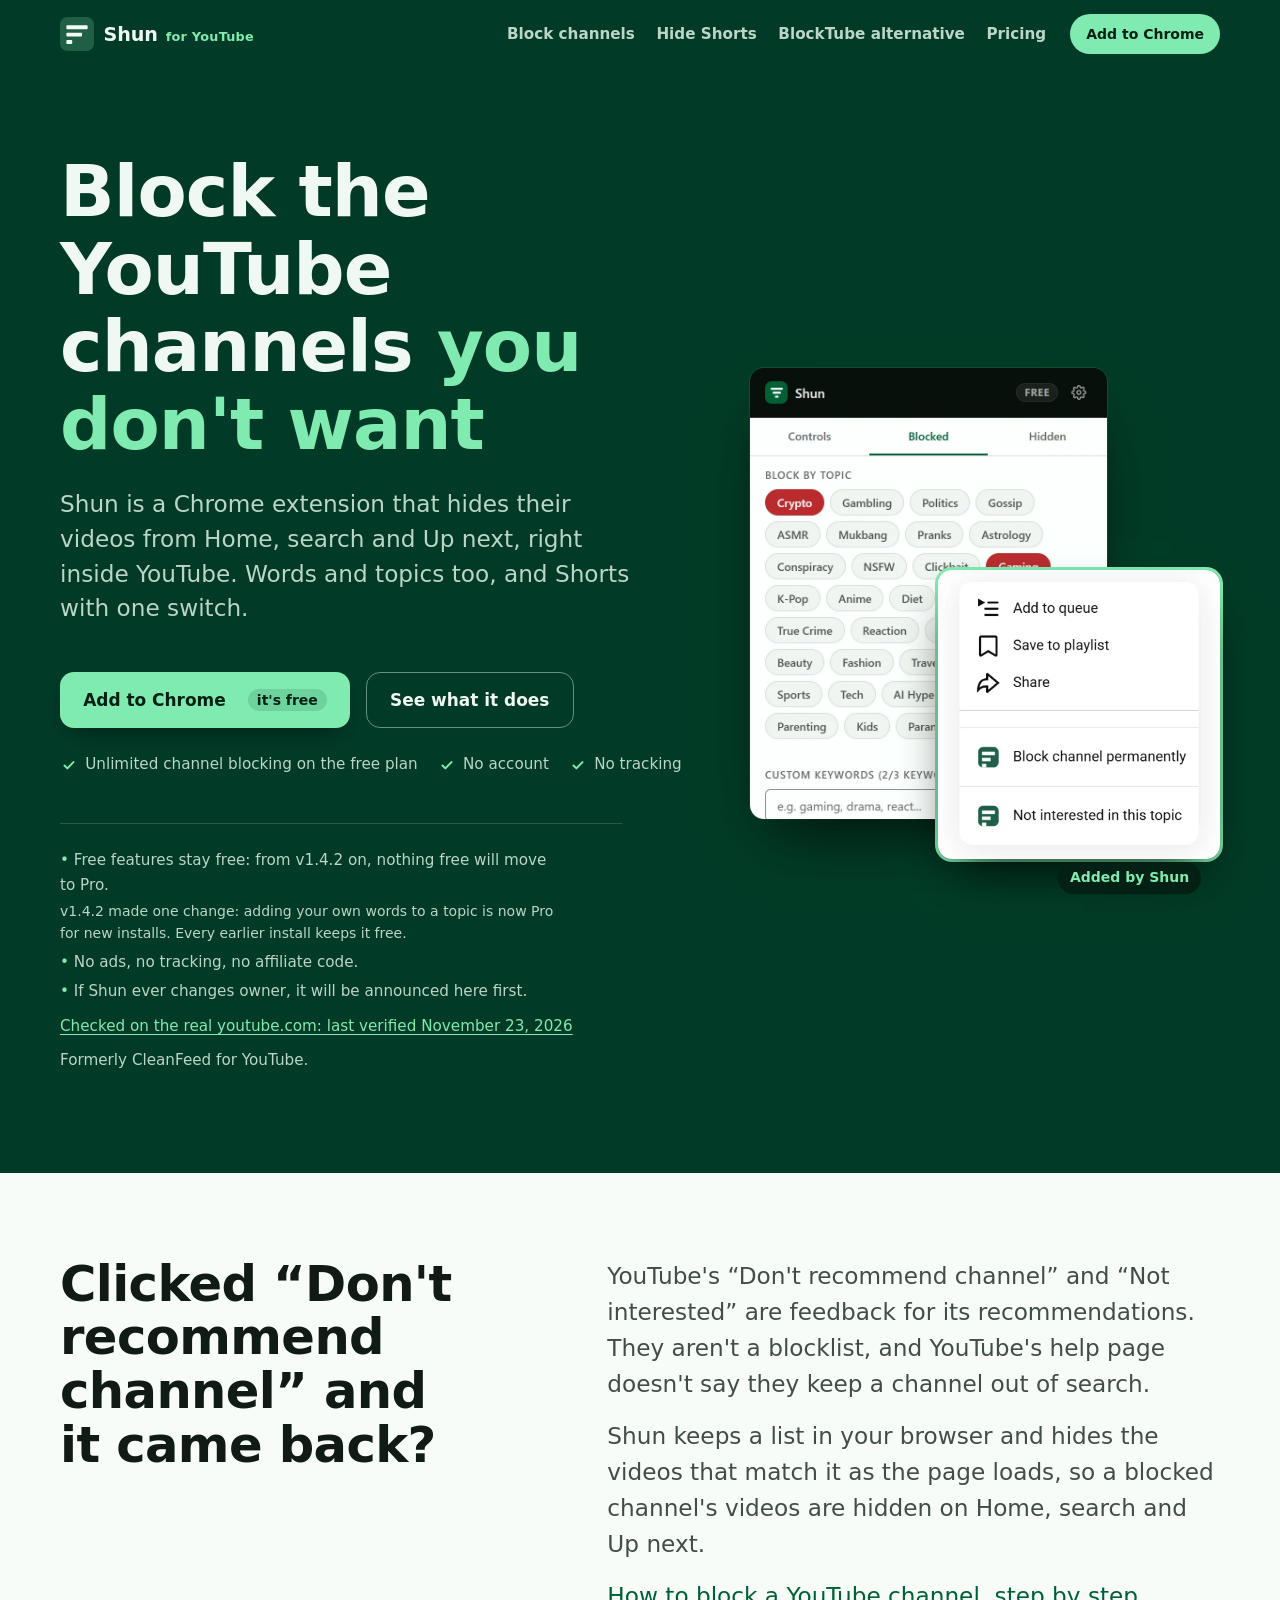
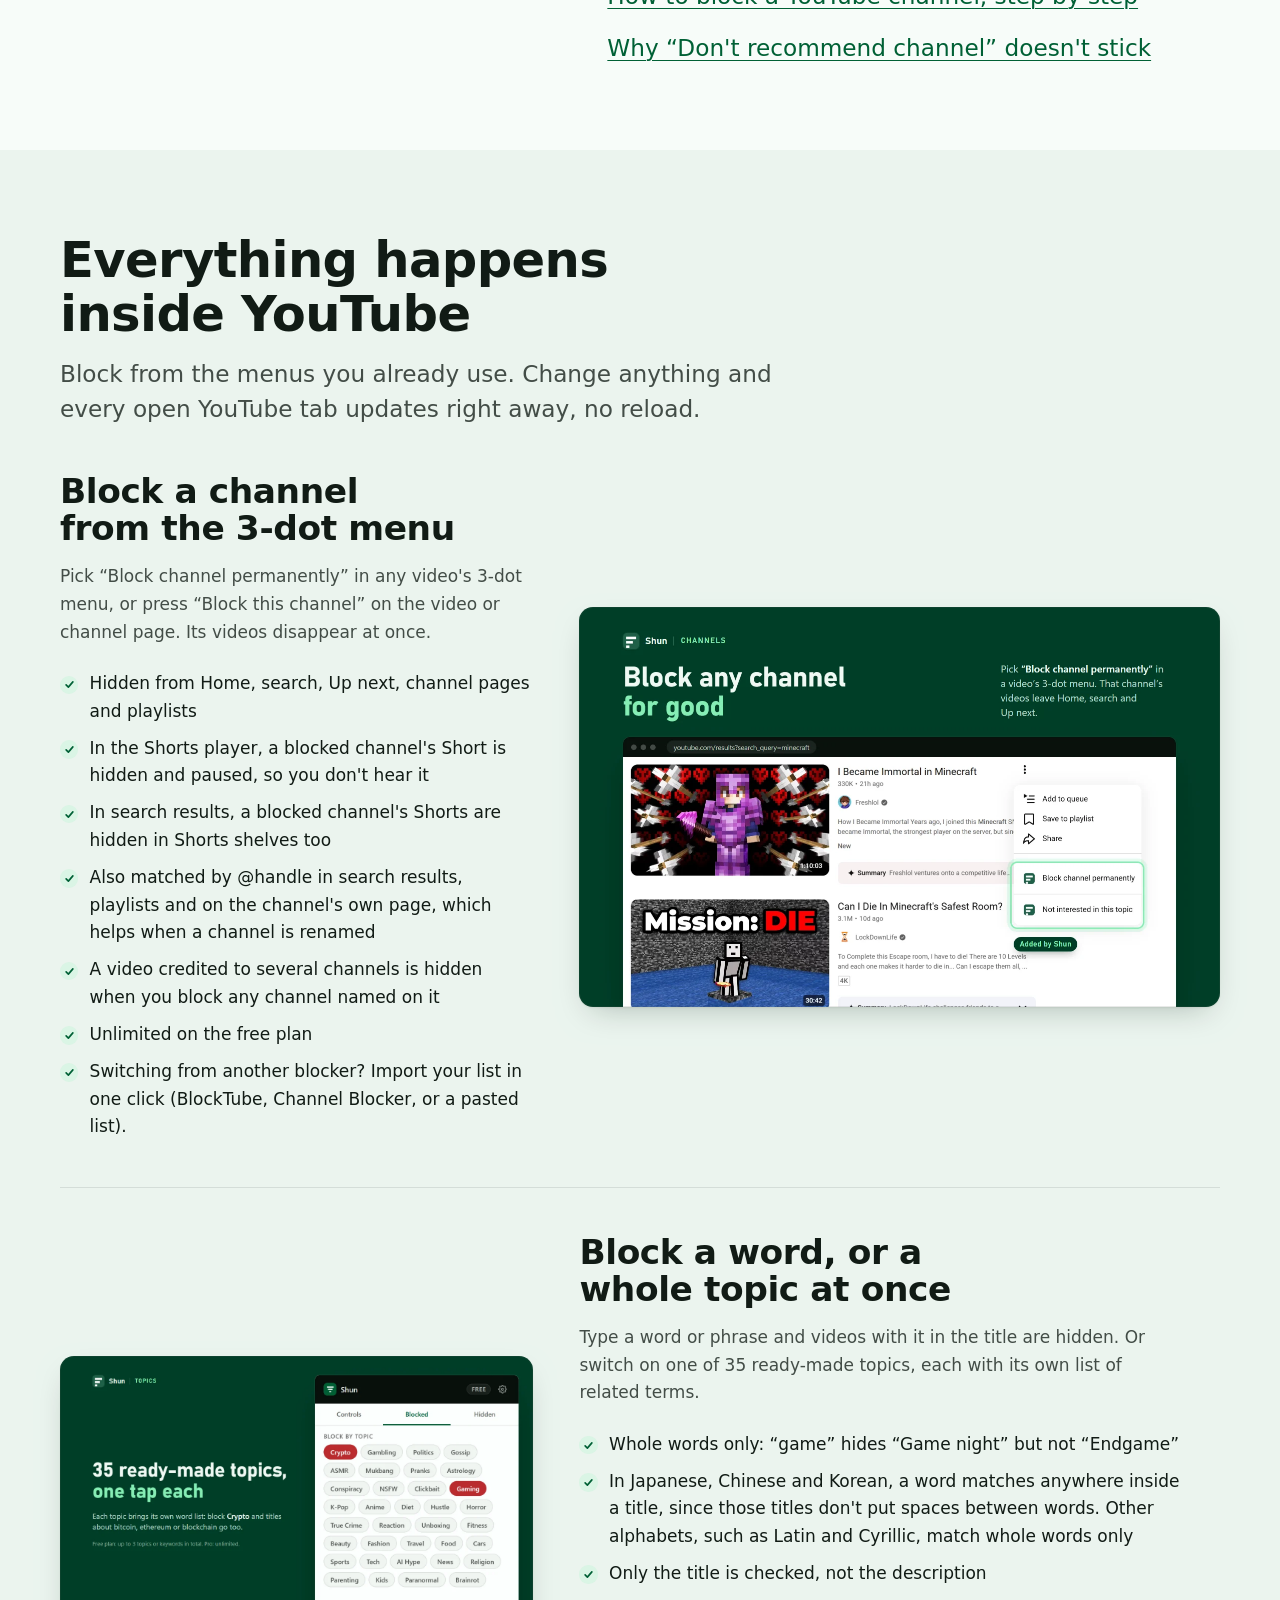
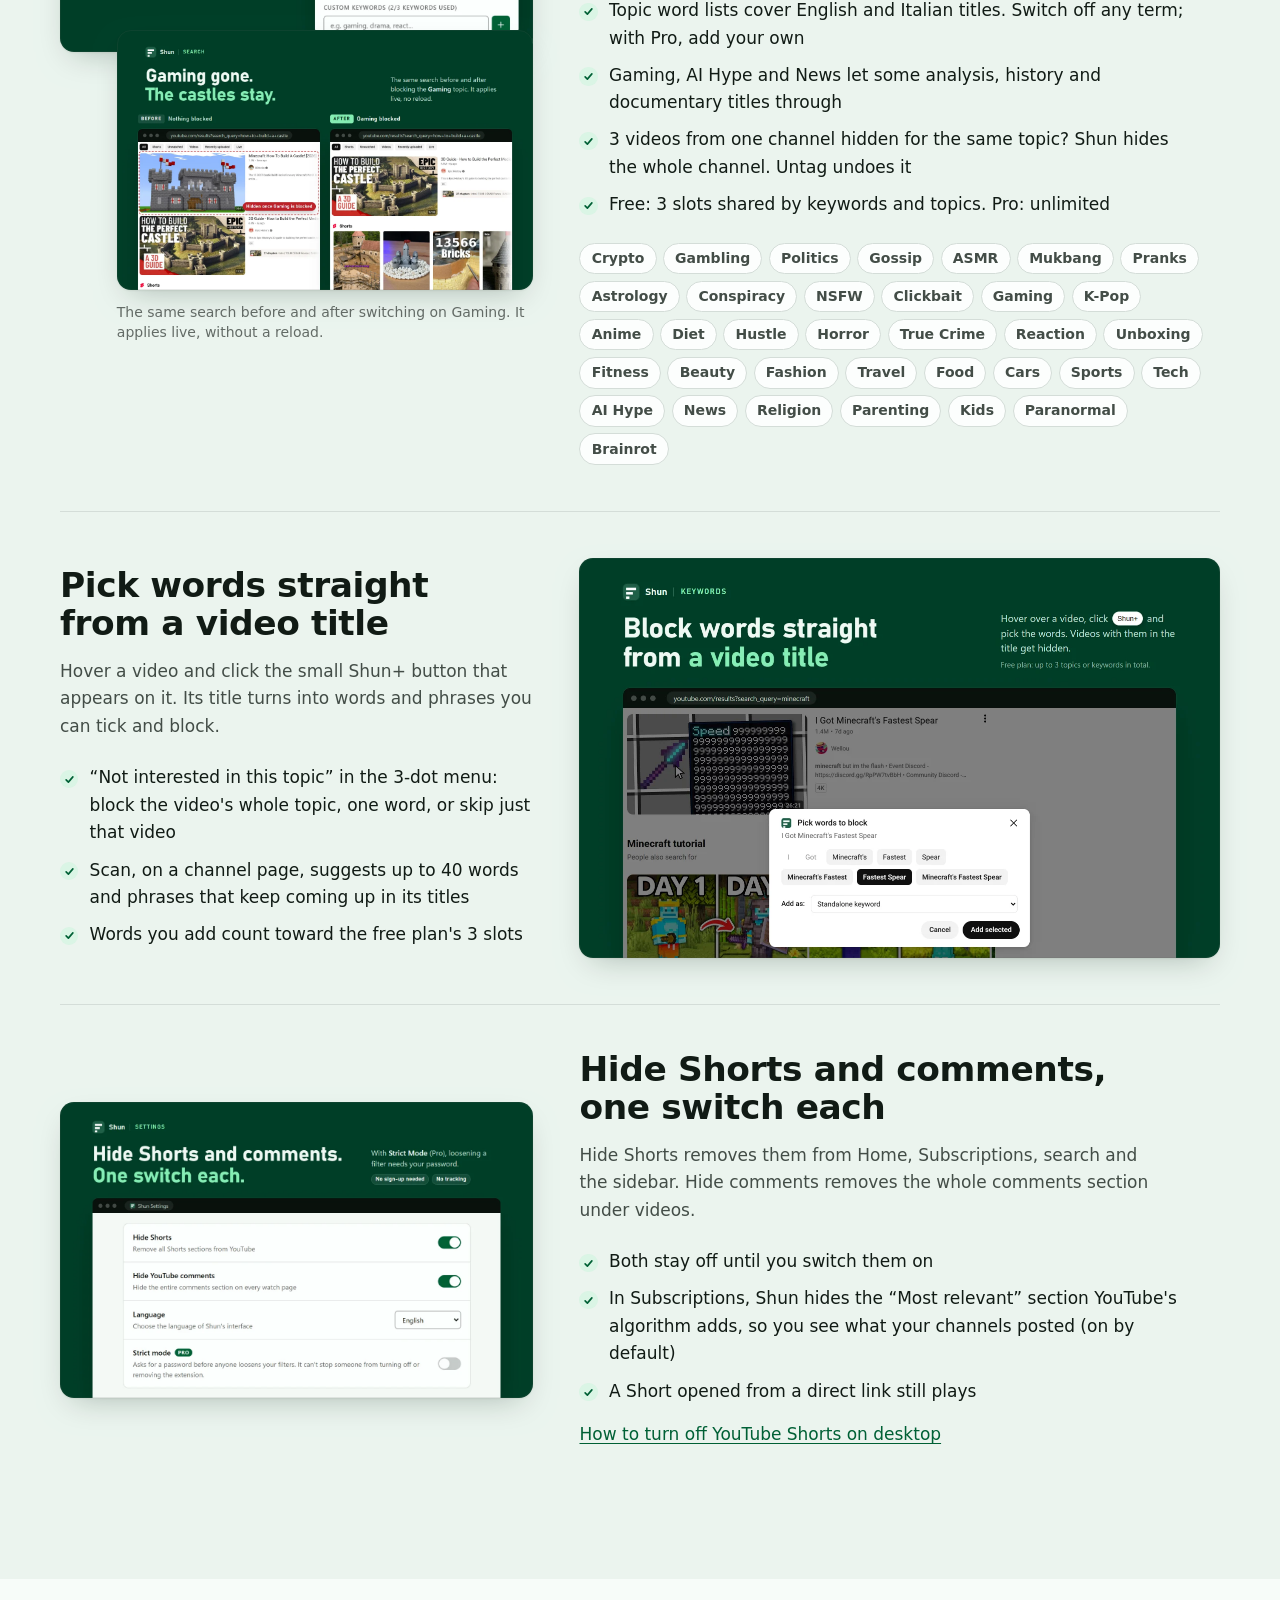
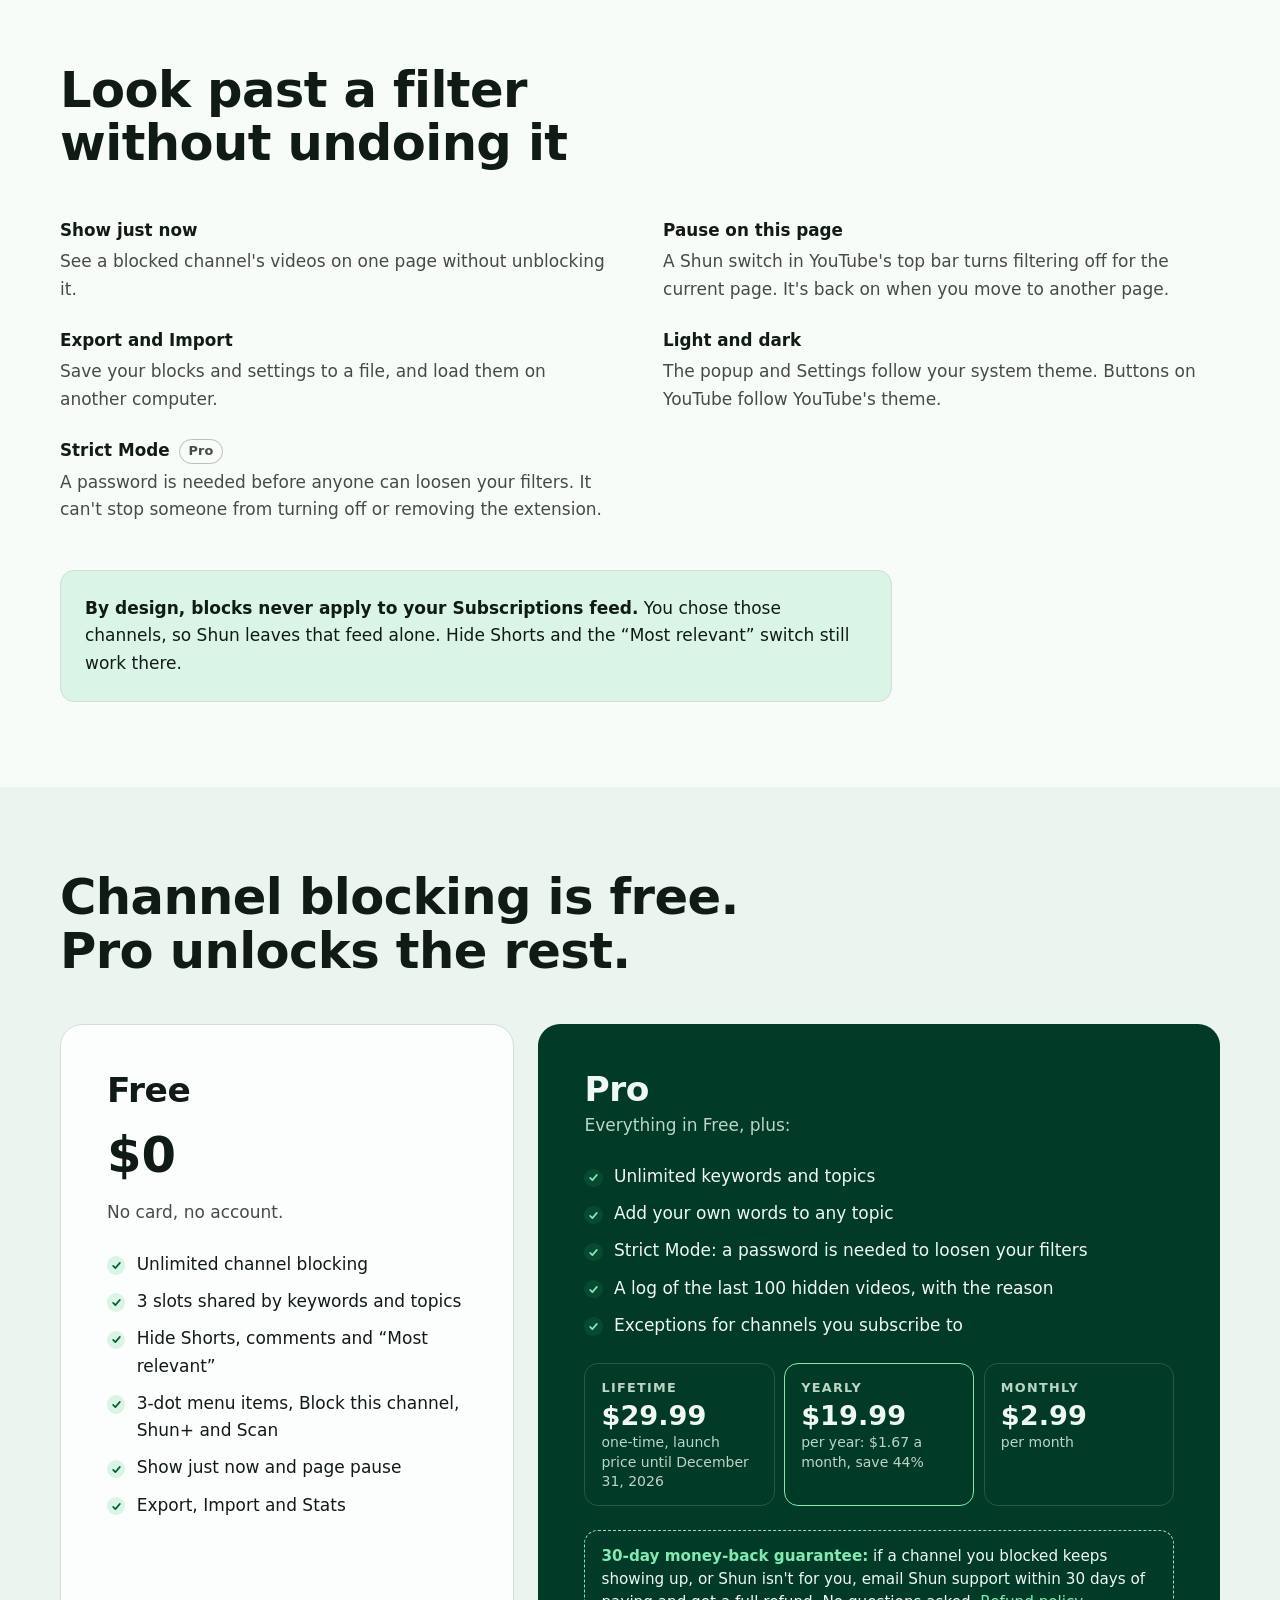
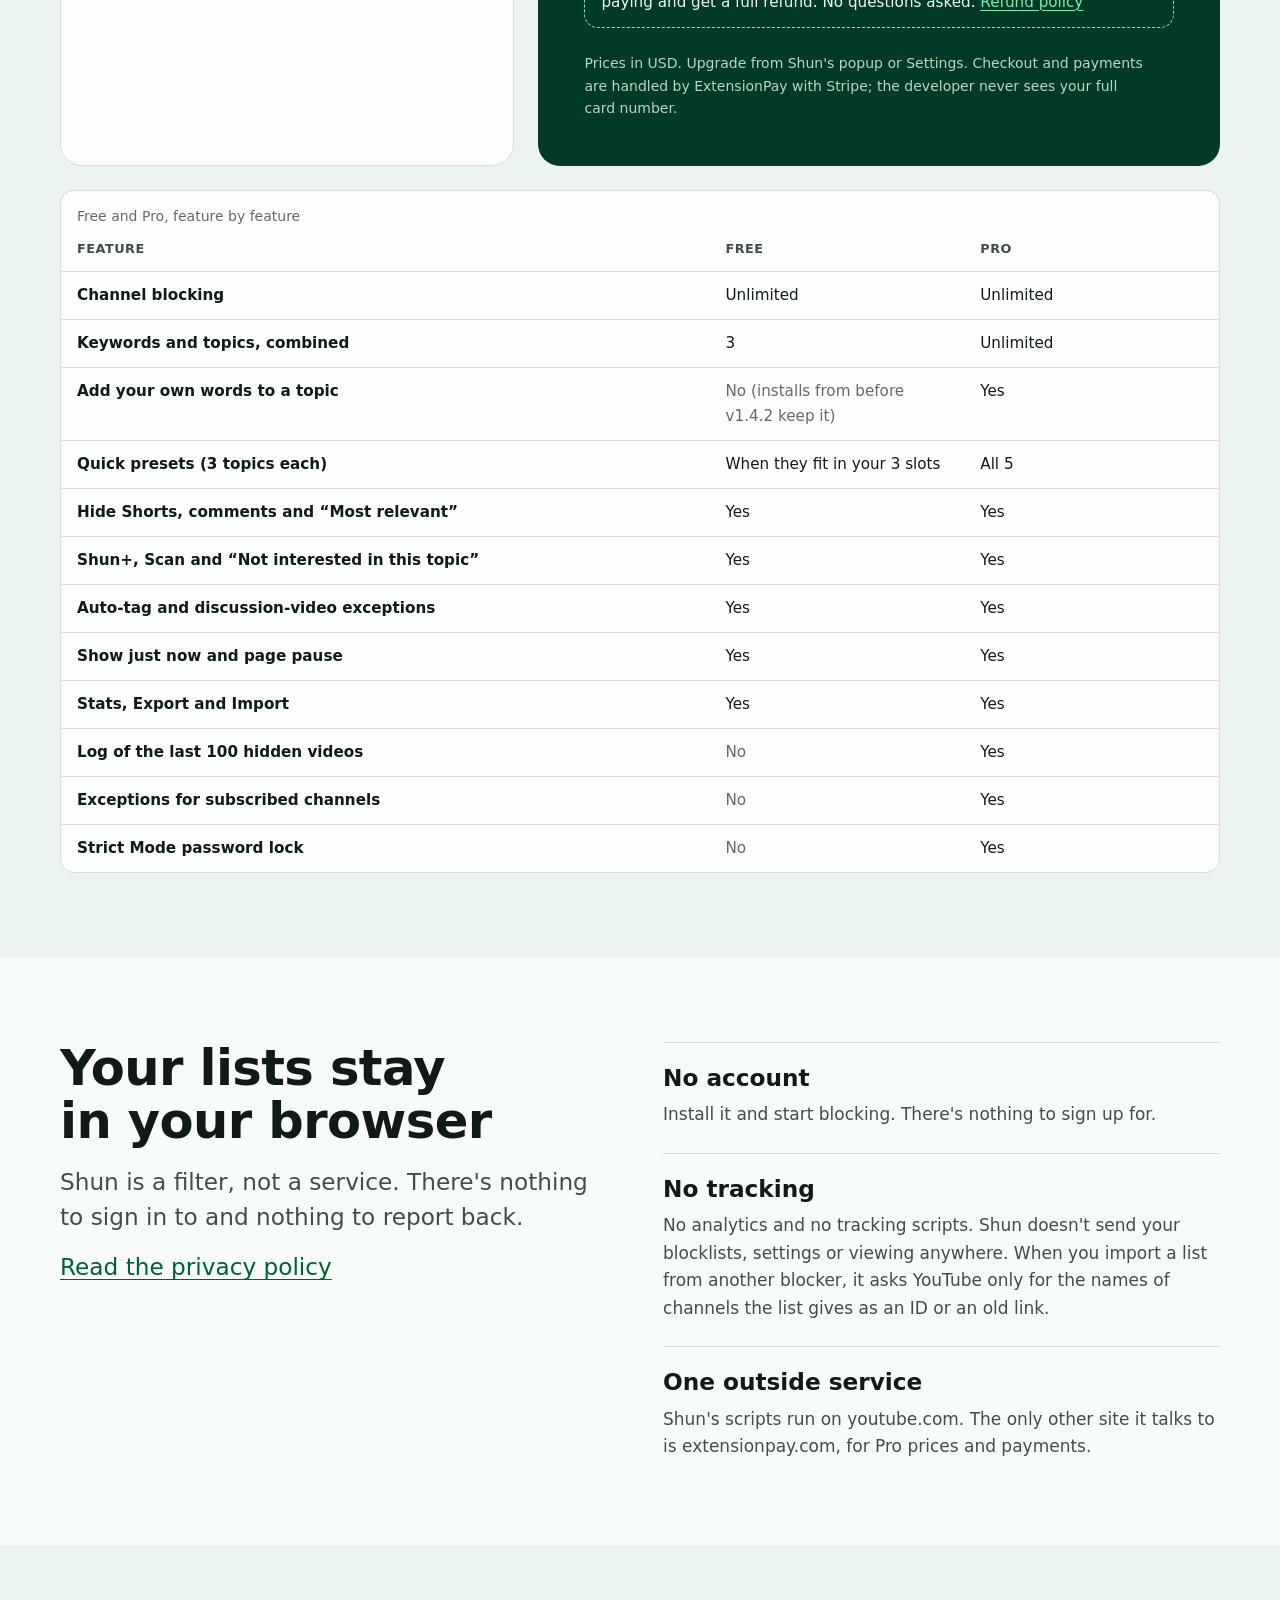
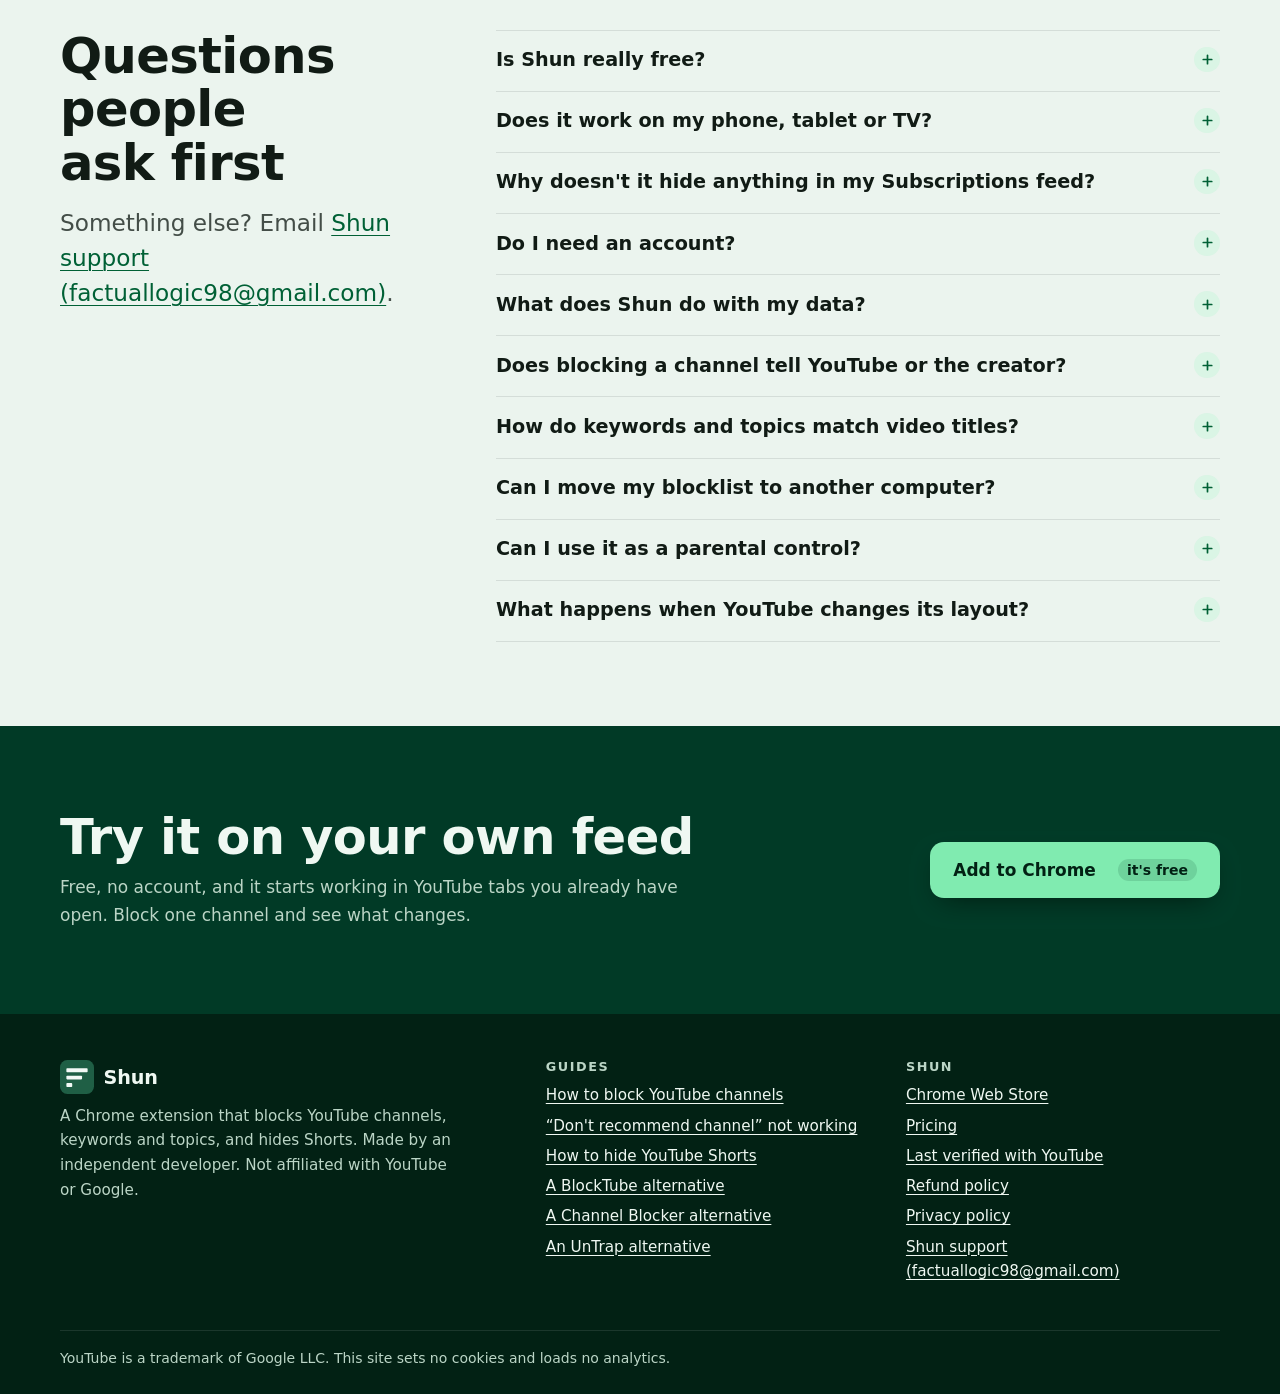
<file: index.html>
<!DOCTYPE html>
<html lang="en">
<head>
  <meta charset="utf-8">
  <meta name="viewport" content="width=device-width, initial-scale=1">
  <title>Shun for YouTube: Block Channels, Keywords &amp; Topics</title>
  <meta name="description" content="Free Chrome extension that hides YouTube channels you block, filters titles by keyword or 35 ready-made topics, and removes Shorts. No account, no tracking.">
  <link rel="canonical" href="https://flindustries.github.io/shun/">
  <meta name="color-scheme" content="light dark">
  <meta name="theme-color" content="#0f4732">
  <link rel="icon" href="assets/favicon.svg" type="image/svg+xml">
  <link rel="icon" href="assets/icon-128.png" type="image/png" sizes="128x128">
  <link rel="apple-touch-icon" href="assets/icon-128.png">
  <link rel="stylesheet" href="assets/site.css">
  <link rel="preload" as="image" href="assets/cleanfeed-popup-block-by-topic.webp" type="image/webp">

  <meta property="og:type" content="website">
  <meta property="og:site_name" content="Shun">
  <meta property="og:title" content="Shun for YouTube: Block Channels, Keywords &amp; Topics">
  <meta property="og:description" content="Block a YouTube channel from the 3-dot menu and its videos leave Home, search and Up next. Filter by keyword or 35 topics, hide Shorts. Free, no account.">
  <meta property="og:url" content="https://flindustries.github.io/shun/">
  <meta property="og:image" content="https://flindustries.github.io/shun/assets/og.png">
  <meta property="og:image:width" content="1400">
  <meta property="og:image:height" content="560">
  <meta property="og:image:alt" content="Shun for YouTube: block the channels, words and topics you don't want. Shows the topic grid and the Block channel permanently menu item.">
  <meta name="twitter:card" content="summary_large_image">
  <meta name="twitter:title" content="Shun for YouTube: Block Channels, Keywords &amp; Topics">
  <meta name="twitter:description" content="Block a YouTube channel from the 3-dot menu and its videos leave Home, search and Up next. Filter by keyword or 35 topics, hide Shorts. Free, no account.">
  <meta name="twitter:image" content="https://flindustries.github.io/shun/assets/og.png">

  <script type="application/ld+json">
  {
    "@context": "https://schema.org",
    "@type": "SoftwareApplication",
    "name": "Shun for YouTube",
    "alternateName": "Shun",
    "description": "Chrome extension that hides videos from YouTube channels you block, filters titles by keyword or 35 ready-made topics, and removes Shorts. No account, no tracking.",
    "applicationCategory": "BrowserApplication",
    "applicationSubCategory": "Browser extension",
    "operatingSystem": "Google Chrome (desktop)",
    "softwareVersion": "1.4.4",
    "url": "https://flindustries.github.io/shun/",
    "installUrl": "https://chromewebstore.google.com/detail/cleanfeed-for-youtube-blo/iikgdocegpniapcigmmgcnacfojmmnnd?utm_source=website&utm_campaign=site",
    "image": "https://flindustries.github.io/shun/assets/og.png",
    "screenshot": [
      "https://flindustries.github.io/shun/assets/cleanfeed-block-channel-permanently-menu.png",
      "https://flindustries.github.io/shun/assets/cleanfeed-35-ready-made-topics.png",
      "https://flindustries.github.io/shun/assets/cleanfeed-search-before-after-gaming-topic.png",
      "https://flindustries.github.io/shun/assets/cleanfeed-block-words-from-video-title.png",
      "https://flindustries.github.io/shun/assets/cleanfeed-hide-shorts-and-comments.png"
    ],
    "featureList": [
      "Block YouTube channels from the video 3-dot menu",
      "Hide videos by whole-word keywords in the title",
      "35 ready-made topics with related terms",
      "Hide YouTube Shorts",
      "Hide YouTube comments",
      "Strict Mode password lock (Pro)",
      "Add your own words to any topic (Pro)"
    ],
    "offers": [
      { "@type": "Offer", "name": "Free", "price": "0", "priceCurrency": "USD" },
      { "@type": "Offer", "name": "Pro monthly", "price": "2.99", "priceCurrency": "USD" },
      { "@type": "Offer", "name": "Pro yearly", "price": "19.99", "priceCurrency": "USD" },
      { "@type": "Offer", "name": "Pro Lifetime (launch price)", "price": "29.99", "priceCurrency": "USD", "priceValidUntil": "2026-12-31" }
    ]
  }
  </script>
  <script type="application/ld+json">
  {
    "@context": "https://schema.org",
    "@type": "FAQPage",
    "mainEntity": [
      { "@type": "Question", "name": "Is Shun really free?", "acceptedAnswer": { "@type": "Answer", "text": "Yes. The free plan has unlimited channel blocking, 3 slots shared by keywords and topics, Hide Shorts, Hide comments and every tool except Strict Mode and the Pro extras listed below. Pro is optional: it adds unlimited keywords and topics, your own words inside topics, Strict Mode, a log of the last 100 hidden videos and exceptions for channels you subscribe to." } },
      { "@type": "Question", "name": "Does Shun work on my phone, tablet or TV?", "acceptedAnswer": { "@type": "Answer", "text": "No. Shun is a Chrome extension, so it works on youtube.com in Chrome on a computer. It can't change the YouTube app on phones, tablets, TVs or game consoles." } },
      { "@type": "Question", "name": "Why doesn't Shun hide anything in my Subscriptions feed?", "acceptedAnswer": { "@type": "Answer", "text": "That's on purpose. You picked those channels, so channel, keyword and topic blocks never apply to the Subscriptions feed. Two things do work there: Hide Shorts, and hiding the \"Most relevant\" section that YouTube's algorithm adds to the feed." } },
      { "@type": "Question", "name": "Do I need an account to use Shun?", "acceptedAnswer": { "@type": "Answer", "text": "No. There's no Shun account and no sign-up. If you buy Pro, payment runs through ExtensionPay's checkout with Stripe, which asks for an email address for the purchase." } },
      { "@type": "Question", "name": "What does Shun do with my data?", "acceptedAnswer": { "@type": "Answer", "text": "Your blocklists and settings stay in your browser. Shun has no analytics and no tracking, and it doesn't send your lists anywhere. The only outside service it talks to is ExtensionPay, for plan prices and payments." } },
      { "@type": "Question", "name": "Does blocking a channel tell YouTube or the creator?", "acceptedAnswer": { "@type": "Answer", "text": "No. Shun hides videos on your screen. It doesn't tell YouTube what you block, and the channel isn't notified. That also means it doesn't train YouTube's recommendations: YouTube may keep suggesting the channel, and Shun keeps hiding it. A video you open from a direct link still plays." } },
      { "@type": "Question", "name": "How do keywords and topics match video titles?", "acceptedAnswer": { "@type": "Answer", "text": "Keywords match whole words in a video's title: blocking \"game\" hides \"Game night\" but not \"Endgame\". In Japanese, Chinese and Korean, a word matches anywhere inside a title, since those titles don't put spaces between words. Other alphabets, such as Latin and Cyrillic, match whole words only. Only the title is checked, not the description. A topic is a ready-made word list: turn on Crypto and titles with words like bitcoin or blockchain go too. Topic lists cover English and Italian words, and you can switch off any term; with Pro, add your own." } },
      { "@type": "Question", "name": "Can I move my blocklist to another computer?", "acceptedAnswer": { "@type": "Answer", "text": "Yes, with Export and Import in Shun's Settings. Export saves your blocks and settings to a JSON file, and Import loads that file on the other computer." } },
      { "@type": "Question", "name": "Can I use Shun as a parental control?", "acceptedAnswer": { "@type": "Answer", "text": "Only loosely. Strict Mode (Pro) asks for a password before anyone can unblock channels, remove keywords or turn off Hide Shorts. It can't stop someone with access to Chrome's extension settings from turning Shun off or removing it, so it isn't a full parental-control tool." } },
      { "@type": "Question", "name": "What happens when YouTube changes its layout?", "acceptedAnswer": { "@type": "Answer", "text": "Something may slip through for a while. Shun works on YouTube's pages, and YouTube changes them often, which can break any extension like it until an update ships. If you spot a problem, use Report a Bug in Shun's Settings or email factuallogic98@gmail.com. The last-verified page shows when Shun was last checked on youtube.com and what changed in each version." } }
    ]
  }
  </script>
</head>
<body>
  <a class="skip-link" href="#main">Skip to content</a>

  <header class="site-header">
    <div class="wrap">
      <a class="brand" href="./" aria-label="Shun home">
        <svg viewBox="0 0 64 64" aria-hidden="true"><rect width="64" height="64" rx="14" fill="#1f5f45"/><rect x="12" y="15.5" width="40" height="7.5" rx="1.5" fill="#f3faf6"/><rect x="12" y="29.5" width="29.5" height="7" rx="1.5" fill="#f3faf6"/><rect x="12" y="43.5" width="11" height="7.5" rx="1.5" fill="#f3faf6"/></svg>
        <span>Shun <small>for YouTube</small></span>
      </a>
      <nav class="site-nav" aria-label="Main">
        <ul>
          <li><a href="how-to-block-youtube-channels.html">Block channels</a></li>
          <li><a href="hide-youtube-shorts.html">Hide Shorts</a></li>
          <li><a href="blocktube-alternative.html"><span class="nav-long">BlockTube alternative</span><span class="nav-short">vs BlockTube</span></a></li>
          <li><a href="#pricing">Pricing</a></li>
        </ul>
      </nav>
      <a class="header-cta" href="https://chromewebstore.google.com/detail/cleanfeed-for-youtube-blo/iikgdocegpniapcigmmgcnacfojmmnnd?utm_source=website&amp;utm_campaign=site">Add to Chrome</a>
    </div>
  </header>

  <main id="main">
    <section class="hero on-forest" aria-labelledby="hero-title">
      <div class="wrap">
        <div class="hero-copy">
          <h1 id="hero-title">Block the YouTube channels <span class="mint">you don't want</span></h1>
          <p class="hero-lede">Shun is a Chrome extension that hides their videos from Home, search and Up next, right inside YouTube. Words and topics too, and Shorts with one switch.</p>
          <div class="hero-actions">
            <a class="btn btn-primary" href="https://chromewebstore.google.com/detail/cleanfeed-for-youtube-blo/iikgdocegpniapcigmmgcnacfojmmnnd?utm_source=website&amp;utm_campaign=site">Add to Chrome<span class="visually-hidden">,</span> <span class="btn-note">it's free</span></a>
            <a class="btn btn-ghost" href="#features">See what it does</a>
          </div>
          <ul class="hero-facts">
            <li><svg viewBox="0 0 20 20" aria-hidden="true"><path d="M5 10.5l3.2 3.2L15 6.8" fill="none" stroke="currentColor" stroke-width="2.2" stroke-linecap="round" stroke-linejoin="round"/></svg>Unlimited channel blocking on the free plan</li>
            <li><svg viewBox="0 0 20 20" aria-hidden="true"><path d="M5 10.5l3.2 3.2L15 6.8" fill="none" stroke="currentColor" stroke-width="2.2" stroke-linecap="round" stroke-linejoin="round"/></svg>No account</li>
            <li><svg viewBox="0 0 20 20" aria-hidden="true"><path d="M5 10.5l3.2 3.2L15 6.8" fill="none" stroke="currentColor" stroke-width="2.2" stroke-linecap="round" stroke-linejoin="round"/></svg>No tracking</li>
          </ul>
          <div class="hero-trust">
            <ul class="promises" aria-label="Promises">
              <li>Free features stay free: from v1.4.2 on, nothing free will move to Pro. <span class="promise-note">v1.4.2 made one change: adding your own words to a topic is now Pro for new installs. Every earlier install keeps it free.</span></li>
              <li>No ads, no tracking, no affiliate code.</li>
              <li>If Shun ever changes owner, it will be announced here first.</li>
            </ul>
            <p class="formerly"><a href="last-verified.html">Checked on the real youtube.com: last verified November 23, 2026</a></p>
            <p class="formerly">Formerly CleanFeed for YouTube.</p>
          </div>
        </div>
        <div class="hero-visual">
          <img class="hero-popup" src="assets/cleanfeed-popup-block-by-topic.webp" width="760" height="960" fetchpriority="high"
               alt="The Shun popup on its Blocked tab: a grid of 35 topics from Crypto to Brainrot, with Crypto and Gaming switched on, and a field for custom keywords.">
          <img class="hero-menu" src="assets/cleanfeed-3-dot-menu-items.webp" width="474" height="486"
               alt="A YouTube video's 3-dot menu with two items added by Shun: Block channel permanently, and Not interested in this topic.">
          <span class="hero-tag" aria-hidden="true">Added by Shun</span>
        </div>
      </div>
    </section>

    <section class="section" aria-labelledby="pain-title">
      <div class="wrap pain">
        <h2 id="pain-title">Clicked “Don't recommend channel” and it came back?</h2>
        <div class="pain-body">
          <p>YouTube's “Don't recommend channel” and “Not interested” are feedback for its recommendations. They aren't a blocklist, and YouTube's help page doesn't say they keep a channel out of search.</p>
          <p>Shun keeps a list in your browser and hides the videos that match it as the page loads, so a blocked channel's videos are hidden on Home, search and Up next.</p>
          <p><a href="how-to-block-youtube-channels.html">How to block a YouTube channel, step by step</a></p>
          <p><a href="youtube-dont-recommend-channel-not-working.html">Why “Don't recommend channel” doesn't stick</a></p>
        </div>
      </div>
    </section>

    <section class="section band-2" id="features" aria-labelledby="features-title">
      <div class="wrap">
        <div class="section-head">
          <h2 id="features-title">Everything happens inside YouTube</h2>
          <p>Block from the menus you already use. Change anything and every open YouTube tab updates right away, no reload.</p>
        </div>

        <article class="feature">
          <div class="feature-text">
            <h3>Block a channel from the 3-dot menu</h3>
            <p>Pick “Block channel permanently” in any video's 3-dot menu, or press “Block this channel” on the video or channel page. Its videos disappear at once.</p>
            <ul class="ticks">
              <li>Hidden from Home, search, Up next, channel pages and playlists</li>
              <li>In the Shorts player, a blocked channel's Short is hidden and paused, so you don't hear it</li>
              <li>In search results, a blocked channel's Shorts are hidden in Shorts shelves too</li>
              <li>Also matched by @handle in search results, playlists and on the channel's own page, which helps when a channel is renamed</li>
              <li>A video credited to several channels is hidden when you block any channel named on it</li>
              <li>Unlimited on the free plan</li>
              <li>Switching from another blocker? Import your list in one click (BlockTube, Channel Blocker, or a pasted list).</li>
            </ul>
          </div>
          <figure class="shot">
            <a href="assets/cleanfeed-block-channel-permanently-menu.png" title="Open the full-size screenshot"><picture>
              <source srcset="assets/cleanfeed-block-channel-permanently-menu.webp" type="image/webp">
              <img src="assets/cleanfeed-block-channel-permanently-menu.png" width="1280" height="800" loading="lazy"
                   alt="YouTube search results for Minecraft with a video's 3-dot menu open. Under YouTube's own items, Shun adds Block channel permanently and Not interested in this topic.">
            </picture></a>
          </figure>
        </article>

        <article class="feature flip">
          <div class="feature-text">
            <h3>Block a word, or a whole topic at once</h3>
            <p>Type a word or phrase and videos with it in the title are hidden. Or switch on one of 35 ready-made topics, each with its own list of related terms.</p>
            <ul class="ticks">
              <li>Whole words only: “game” hides “Game night” but not “Endgame”</li>
              <li>In Japanese, Chinese and Korean, a word matches anywhere inside a title, since those titles don't put spaces between words. Other alphabets, such as Latin and Cyrillic, match whole words only</li>
              <li>Only the title is checked, not the description</li>
              <li>Topic word lists cover English and Italian titles. Switch off any term; with Pro, add your own</li>
              <li>Gaming, AI Hype and News let some analysis, history and documentary titles through</li>
              <li>3 videos from one channel hidden for the same topic? Shun hides the whole channel. Untag undoes it</li>
              <li>Free: 3 slots shared by keywords and topics. Pro: unlimited</li>
            </ul>
            <div class="topics">
              <h4 class="visually-hidden">The 35 ready-made topics</h4>
              <ul class="chips" aria-label="The 35 ready-made topics">
                <li>Crypto</li><li>Gambling</li><li>Politics</li><li>Gossip</li><li>ASMR</li><li>Mukbang</li><li>Pranks</li>
                <li>Astrology</li><li>Conspiracy</li><li>NSFW</li><li>Clickbait</li><li>Gaming</li><li>K-Pop</li><li>Anime</li>
                <li>Diet</li><li>Hustle</li><li>Horror</li><li>True Crime</li><li>Reaction</li><li>Unboxing</li><li>Fitness</li>
                <li>Beauty</li><li>Fashion</li><li>Travel</li><li>Food</li><li>Cars</li><li>Sports</li><li>Tech</li>
                <li>AI Hype</li><li>News</li><li>Religion</li><li>Parenting</li><li>Kids</li><li>Paranormal</li><li>Brainrot</li>
              </ul>
            </div>
          </div>
          <div class="shot-pair">
            <figure class="shot">
              <a href="assets/cleanfeed-35-ready-made-topics.png" title="Open the full-size screenshot"><picture>
                <source srcset="assets/cleanfeed-35-ready-made-topics.webp" type="image/webp">
                <img src="assets/cleanfeed-35-ready-made-topics.png" width="1280" height="800" loading="lazy"
                     alt="The Shun popup's Block by Topic grid with 35 topics. Crypto and Gaming are switched on, and 2 of the 3 free keyword slots are used.">
              </picture></a>
            </figure>
            <figure class="shot">
              <a href="assets/cleanfeed-search-before-after-gaming-topic.png" title="Open the full-size screenshot"><picture>
                <source srcset="assets/cleanfeed-search-before-after-gaming-topic.webp" type="image/webp">
                <img src="assets/cleanfeed-search-before-after-gaming-topic.png" width="1280" height="800" loading="lazy"
                     alt="The same YouTube search for how to build a castle, before and after blocking the Gaming topic. The Minecraft castle video is gone; the real castle videos stay.">
              </picture></a>
              <figcaption>The same search before and after switching on Gaming. It applies live, without a reload.</figcaption>
            </figure>
          </div>
        </article>

        <article class="feature">
          <div class="feature-text">
            <h3>Pick words straight from a video title</h3>
            <p>Hover a video and click the small Shun+ button that appears on it. Its title turns into words and phrases you can tick and block.</p>
            <ul class="ticks">
              <li>“Not interested in this topic” in the 3-dot menu: block the video's whole topic, one word, or skip just that video</li>
              <li>Scan, on a channel page, suggests up to 40 words and phrases that keep coming up in its titles</li>
              <li>Words you add count toward the free plan's 3 slots</li>
            </ul>
          </div>
          <figure class="shot">
            <a href="assets/cleanfeed-block-words-from-video-title.png" title="Open the full-size screenshot"><picture>
              <source srcset="assets/cleanfeed-block-words-from-video-title.webp" type="image/webp">
              <img src="assets/cleanfeed-block-words-from-video-title.png" width="1280" height="800" loading="lazy"
                   alt="Shun's Pick words to block dialog over YouTube search results, built from the title I Got Minecraft's Fastest Spear, with Fastest Spear selected.">
            </picture></a>
          </figure>
        </article>

        <article class="feature flip">
          <div class="feature-text">
            <h3>Hide Shorts and comments, one switch each</h3>
            <p>Hide Shorts removes them from Home, Subscriptions, search and the sidebar. Hide comments removes the whole comments section under videos.</p>
            <ul class="ticks">
              <li>Both stay off until you switch them on</li>
              <li>In Subscriptions, Shun hides the “Most relevant” section YouTube's algorithm adds, so you see what your channels posted (on by default)</li>
              <li>A Short opened from a direct link still plays</li>
            </ul>
            <p><a href="hide-youtube-shorts.html">How to turn off YouTube Shorts on desktop</a></p>
          </div>
          <figure class="shot">
            <a href="assets/cleanfeed-hide-shorts-and-comments.png" title="Open the full-size screenshot"><picture>
              <source srcset="assets/cleanfeed-hide-shorts-and-comments.webp" type="image/webp">
              <img src="assets/cleanfeed-hide-shorts-and-comments.png" width="1280" height="800" loading="lazy"
                   alt="Shun Settings with Hide Shorts and Hide YouTube comments switched on, a language menu, and Strict mode marked Pro.">
            </picture></a>
          </figure>
        </article>
      </div>
    </section>

    <section class="section" aria-labelledby="control-title">
      <div class="wrap">
        <div class="section-head">
          <h2 id="control-title">Look past a filter without undoing it</h2>
        </div>
        <dl class="controls">
          <div><dt>Show just now</dt><dd>See a blocked channel's videos on one page without unblocking it.</dd></div>
          <div><dt>Pause on this page</dt><dd>A Shun switch in YouTube's top bar turns filtering off for the current page. It's back on when you move to another page.</dd></div>
          <div><dt>Export and Import</dt><dd>Save your blocks and settings to a file, and load them on another computer.</dd></div>
          <div><dt>Light and dark</dt><dd>The popup and Settings follow your system theme. Buttons on YouTube follow YouTube's theme.</dd></div>
          <div><dt>Strict Mode <span class="plan-tag">Pro</span></dt><dd>A password is needed before anyone can loosen your filters. It can't stop someone from turning off or removing the extension.</dd></div>
        </dl>
        <div class="callout">
          <p><strong>By design, blocks never apply to your Subscriptions feed.</strong> You chose those channels, so Shun leaves that feed alone. Hide Shorts and the “Most relevant” switch still work there.</p>
        </div>
      </div>
    </section>

    <section class="section band-2" id="pricing" aria-labelledby="pricing-title">
      <div class="wrap">
        <div class="section-head">
          <h2 id="pricing-title">Channel blocking is free. Pro unlocks the rest.</h2>
        </div>
        <div class="plans">
          <div class="plan plan-free">
            <h3>Free</h3>
            <p class="plan-price">$0</p>
            <p class="plan-sub">No card, no account.</p>
            <ul class="ticks">
              <li>Unlimited channel blocking</li>
              <li>3 slots shared by keywords and topics</li>
              <li>Hide Shorts, comments and “Most relevant”</li>
              <li>3-dot menu items, Block this channel, Shun+ and Scan</li>
              <li>Show just now and page pause</li>
              <li>Export, Import and Stats</li>
            </ul>
          </div>
          <div class="plan plan-pro on-forest">
            <h3>Pro</h3>
            <p class="plan-sub">Everything in Free, plus:</p>
            <ul class="ticks">
              <li>Unlimited keywords and topics</li>
              <li>Add your own words to any topic</li>
              <li>Strict Mode: a password is needed to loosen your filters</li>
              <li>A log of the last 100 hidden videos, with the reason</li>
              <li>Exceptions for channels you subscribe to</li>
            </ul>
            <ul class="prices" aria-label="Pro prices in US dollars">
              <li><span class="label">Lifetime</span><span class="amount">$29.99</span><span class="detail">one-time, launch price until December 31, 2026</span></li>
              <li class="highlight"><span class="label">Yearly</span><span class="amount">$19.99</span><span class="detail">per year: $1.67 a month, save 44%</span></li>
              <li><span class="label">Monthly</span><span class="amount">$2.99</span><span class="detail">per month</span></li>
            </ul>
            <p class="guarantee"><strong>30-day money-back guarantee:</strong> if a channel you blocked keeps showing up, or Shun isn't for you, email Shun support within 30 days of paying and get a full refund. No questions asked. <a href="refund-policy.html">Refund policy</a></p>
            <p class="fine">Prices in USD. Upgrade from Shun's popup or Settings. Checkout and payments are handled by ExtensionPay with Stripe; the developer never sees your full card number.</p>
          </div>
        </div>

        <div class="table-wrap" role="region" aria-labelledby="plan-table-caption" tabindex="0">
          <table class="plan-table">
            <caption id="plan-table-caption">Free and Pro, feature by feature</caption>
            <thead>
              <tr><th scope="col">Feature</th><th scope="col">Free</th><th scope="col">Pro</th></tr>
            </thead>
            <tbody>
              <tr><th scope="row">Channel blocking</th><td>Unlimited</td><td>Unlimited</td></tr>
              <tr><th scope="row">Keywords and topics, combined</th><td>3</td><td>Unlimited</td></tr>
              <tr><th scope="row">Add your own words to a topic</th><td class="no">No (installs from before v1.4.2 keep it)</td><td>Yes</td></tr>
              <tr><th scope="row">Quick presets (3 topics each)</th><td>When they fit in your 3 slots</td><td>All 5</td></tr>
              <tr><th scope="row">Hide Shorts, comments and “Most relevant”</th><td>Yes</td><td>Yes</td></tr>
              <tr><th scope="row">Shun+, Scan and “Not interested in this topic”</th><td>Yes</td><td>Yes</td></tr>
              <tr><th scope="row">Auto-tag and discussion-video exceptions</th><td>Yes</td><td>Yes</td></tr>
              <tr><th scope="row">Show just now and page pause</th><td>Yes</td><td>Yes</td></tr>
              <tr><th scope="row">Stats, Export and Import</th><td>Yes</td><td>Yes</td></tr>
              <tr><th scope="row">Log of the last 100 hidden videos</th><td class="no">No</td><td>Yes</td></tr>
              <tr><th scope="row">Exceptions for subscribed channels</th><td class="no">No</td><td>Yes</td></tr>
              <tr><th scope="row">Strict Mode password lock</th><td class="no">No</td><td>Yes</td></tr>
            </tbody>
          </table>
        </div>
      </div>
    </section>

    <section class="section" id="privacy" aria-labelledby="privacy-title">
      <div class="wrap privacy">
        <div class="section-head">
          <h2 id="privacy-title">Your lists stay in your browser</h2>
          <p>Shun is a filter, not a service. There's nothing to sign in to and nothing to report back.</p>
          <p><a href="privacy-policy.html">Read the privacy policy</a></p>
        </div>
        <dl class="privacy-list">
          <div><dt>No account</dt><dd>Install it and start blocking. There's nothing to sign up for.</dd></div>
          <div><dt>No tracking</dt><dd>No analytics and no tracking scripts. Shun doesn't send your blocklists, settings or viewing anywhere. When you import a list from another blocker, it asks YouTube only for the names of channels the list gives as an ID or an old link.</dd></div>
          <div><dt>One outside service</dt><dd>Shun's scripts run on youtube.com. The only other site it talks to is extensionpay.com, for Pro prices and payments.</dd></div>
        </dl>
      </div>
    </section>

    <section class="section band-2" id="faq" aria-labelledby="faq-title">
      <div class="wrap faq">
        <div class="section-head">
          <h2 id="faq-title">Questions people ask first</h2>
          <p>Something else? Email <a href="mailto:factuallogic98@gmail.com">Shun support (factuallogic98@gmail.com)</a>.</p>
        </div>
        <div class="faq-list">
          <details>
            <summary>Is Shun really free?</summary>
            <div class="faq-answer"><p>Yes. The free plan has unlimited channel blocking, 3 slots shared by keywords and topics, Hide Shorts, Hide comments and every tool except Strict Mode and the Pro extras listed below. Pro is optional: it adds unlimited keywords and topics, your own words inside topics, Strict Mode, a log of the last 100 hidden videos and exceptions for channels you subscribe to.</p></div>
          </details>
          <details>
            <summary>Does it work on my phone, tablet or TV?</summary>
            <div class="faq-answer"><p>No. Shun is a Chrome extension, so it works on youtube.com in Chrome on a computer. It can't change the YouTube app on phones, tablets, TVs or game consoles.</p></div>
          </details>
          <details>
            <summary>Why doesn't it hide anything in my Subscriptions feed?</summary>
            <div class="faq-answer"><p>That's on purpose. You picked those channels, so channel, keyword and topic blocks never apply to the Subscriptions feed. Two things do work there: Hide Shorts, and hiding the “Most relevant” section that YouTube's algorithm adds to the feed.</p></div>
          </details>
          <details>
            <summary>Do I need an account?</summary>
            <div class="faq-answer"><p>No. There's no Shun account and no sign-up. If you buy Pro, payment runs through ExtensionPay's checkout with Stripe, which asks for an email address for the purchase.</p></div>
          </details>
          <details>
            <summary>What does Shun do with my data?</summary>
            <div class="faq-answer"><p>Your blocklists and settings stay in your browser. Shun has no analytics and no tracking, and it doesn't send your lists anywhere. The only outside service it talks to is ExtensionPay, for plan prices and payments. The <a href="privacy-policy.html">privacy policy</a> has the details.</p></div>
          </details>
          <details>
            <summary>Does blocking a channel tell YouTube or the creator?</summary>
            <div class="faq-answer"><p>No. Shun hides videos on your screen. It doesn't tell YouTube what you block, and the channel isn't notified. (Shun does ask YouTube which channel posted some Shorts; the <a href="privacy-policy.html#requests-to-youtube">privacy policy</a> explains what that request carries.)</p><p>That also means it doesn't train YouTube's recommendations: YouTube may keep suggesting the channel, and Shun keeps hiding it. A video you open from a direct link still plays.</p></div>
          </details>
          <details>
            <summary>How do keywords and topics match video titles?</summary>
            <div class="faq-answer"><p>Keywords match whole words in a video's title: blocking “game” hides “Game night” but not “Endgame”. In Japanese, Chinese and Korean, a word matches anywhere inside a title, since those titles don't put spaces between words. Other alphabets, such as Latin and Cyrillic, match whole words only. Only the title is checked, not the description.</p><p>A topic is a ready-made word list: turn on Crypto and titles with words like bitcoin or blockchain go too. Topic lists cover English and Italian words, and you can switch off any term; with Pro, add your own.</p></div>
          </details>
          <details>
            <summary>Can I move my blocklist to another computer?</summary>
            <div class="faq-answer"><p>Yes, with Export and Import in Shun's Settings. Export saves your blocks and settings to a JSON file, and Import loads that file on the other computer.</p></div>
          </details>
          <details>
            <summary>Can I use it as a parental control?</summary>
            <div class="faq-answer"><p>Only loosely. Strict Mode (Pro) asks for a password before anyone can unblock channels, remove keywords or turn off Hide Shorts. It can't stop someone with access to Chrome's extension settings from turning Shun off or removing it, so it isn't a full parental-control tool.</p></div>
          </details>
          <details>
            <summary>What happens when YouTube changes its layout?</summary>
            <div class="faq-answer"><p>Something may slip through for a while. Shun works on YouTube's pages, and YouTube changes them often, which can break any extension like it until an update ships. If you spot a problem, use Report a Bug in Shun's Settings or email <a href="mailto:factuallogic98@gmail.com">Shun support (factuallogic98@gmail.com)</a>.</p><p><a href="last-verified.html">When Shun was last checked on YouTube</a>, what was checked, and what changed in each version.</p></div>
          </details>
        </div>
      </div>
    </section>

    <section class="section cta-band on-forest" aria-labelledby="cta-title">
      <div class="wrap">
        <div>
          <h2 id="cta-title">Try it on your own feed</h2>
          <p>Free, no account, and it starts working in YouTube tabs you already have open. Block one channel and see what changes.</p>
        </div>
        <a class="btn btn-primary" href="https://chromewebstore.google.com/detail/cleanfeed-for-youtube-blo/iikgdocegpniapcigmmgcnacfojmmnnd?utm_source=website&amp;utm_campaign=site">Add to Chrome<span class="visually-hidden">,</span> <span class="btn-note">it's free</span></a>
      </div>
    </section>
  </main>

  <footer class="site-footer">
    <div class="wrap">
      <div class="footer-grid">
        <div>
          <a class="brand" href="./">
            <svg viewBox="0 0 64 64" aria-hidden="true"><rect width="64" height="64" rx="14" fill="#1f5f45"/><rect x="12" y="15.5" width="40" height="7.5" rx="1.5" fill="#f3faf6"/><rect x="12" y="29.5" width="29.5" height="7" rx="1.5" fill="#f3faf6"/><rect x="12" y="43.5" width="11" height="7.5" rx="1.5" fill="#f3faf6"/></svg>
            <span>Shun</span>
          </a>
          <p>A Chrome extension that blocks YouTube channels, keywords and topics, and hides Shorts. Made by an independent developer. Not affiliated with YouTube or Google.</p>
        </div>
        <div>
          <h2>Guides</h2>
          <ul>
            <li><a href="how-to-block-youtube-channels.html">How to block YouTube channels</a></li>
            <li><a href="youtube-dont-recommend-channel-not-working.html">“Don't recommend channel” not working</a></li>
            <li><a href="hide-youtube-shorts.html">How to hide YouTube Shorts</a></li>
            <li><a href="blocktube-alternative.html">A BlockTube alternative</a></li>
            <li><a href="channel-blocker-alternative.html">A Channel Blocker alternative</a></li>
            <li><a href="untrap-alternative.html">An UnTrap alternative</a></li>
          </ul>
        </div>
        <div>
          <h2>Shun</h2>
          <ul>
            <li><a href="https://chromewebstore.google.com/detail/cleanfeed-for-youtube-blo/iikgdocegpniapcigmmgcnacfojmmnnd?utm_source=website&amp;utm_campaign=site">Chrome Web Store</a></li>
            <li><a href="./#pricing">Pricing</a></li>
            <li><a href="last-verified.html">Last verified with YouTube</a></li>
            <li><a href="refund-policy.html">Refund policy</a></li>
            <li><a href="privacy-policy.html">Privacy policy</a></li>
            <li><a href="mailto:factuallogic98@gmail.com">Shun support (factuallogic98@gmail.com)</a></li>
          </ul>
        </div>
      </div>
      <p class="footer-note">YouTube is a trademark of Google LLC. This site sets no cookies and loads no analytics.</p>
    </div>
  </footer>
</body>
</html>
</file>
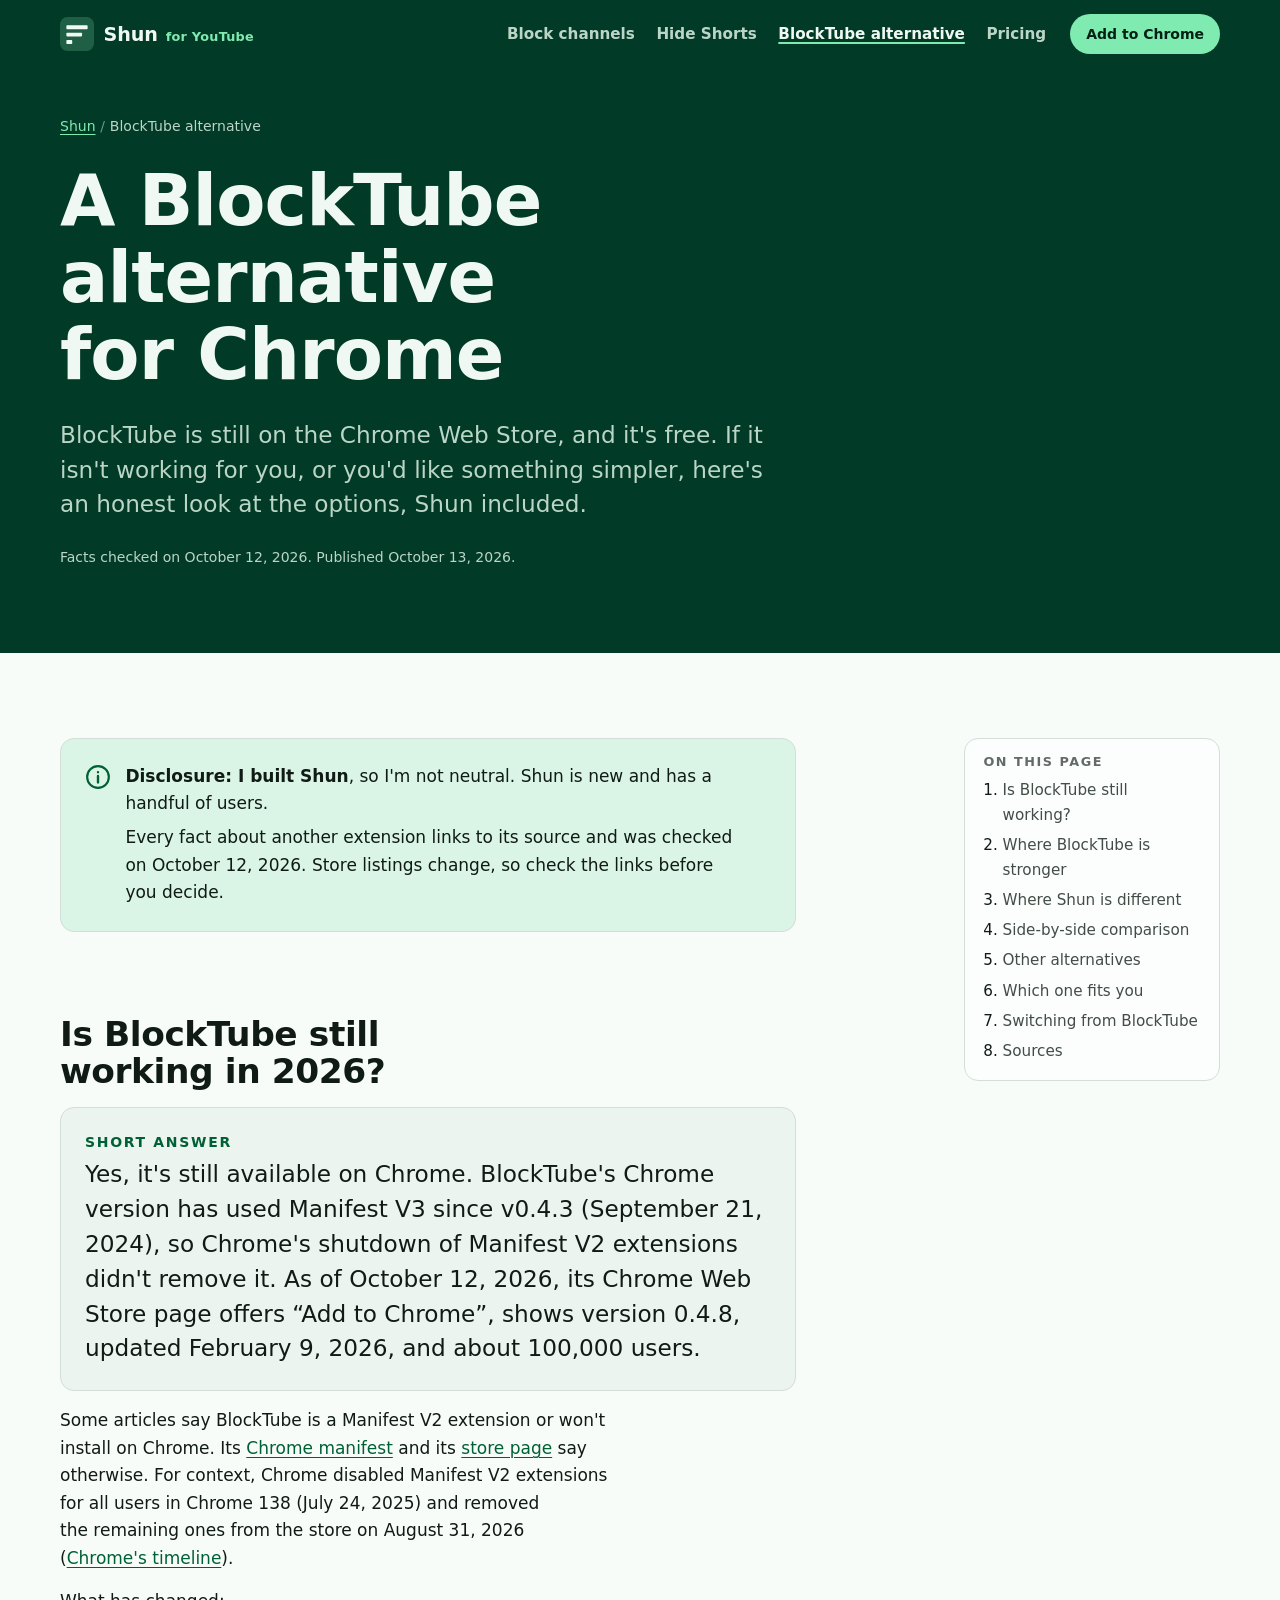
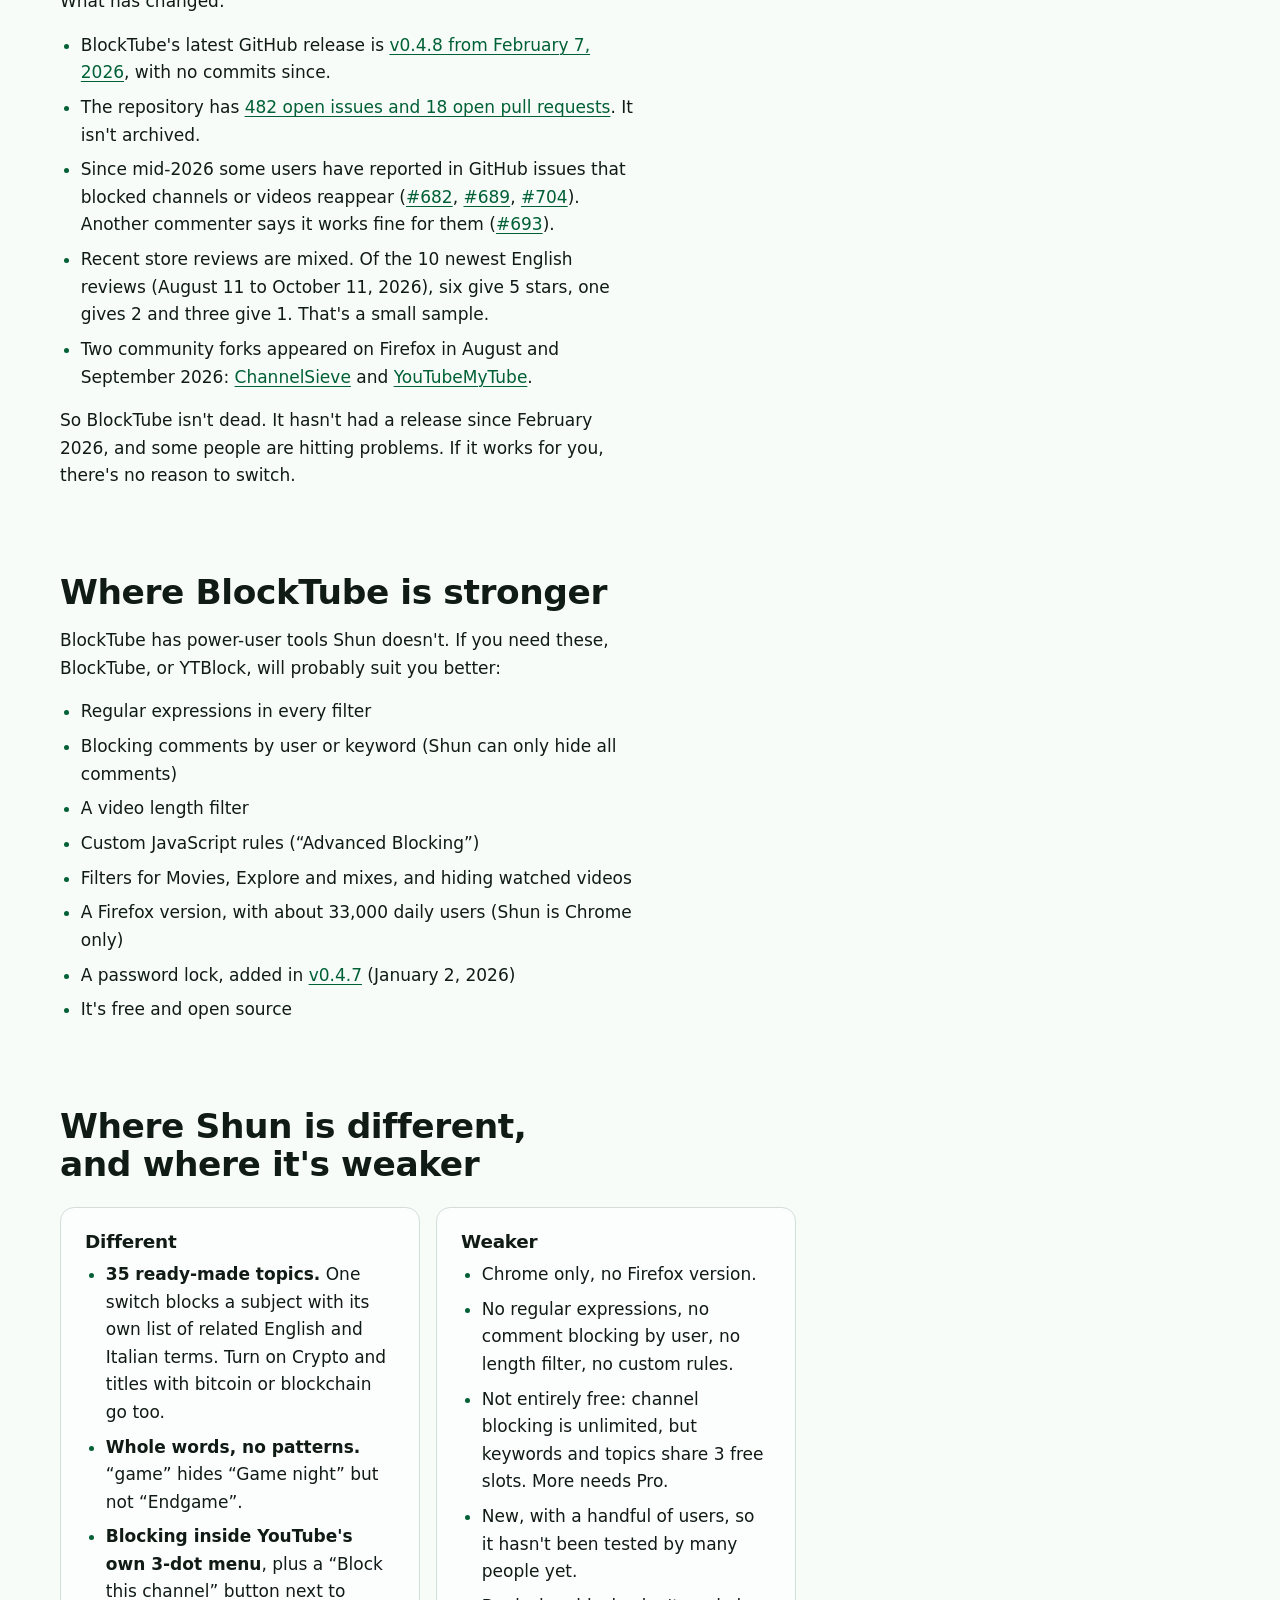
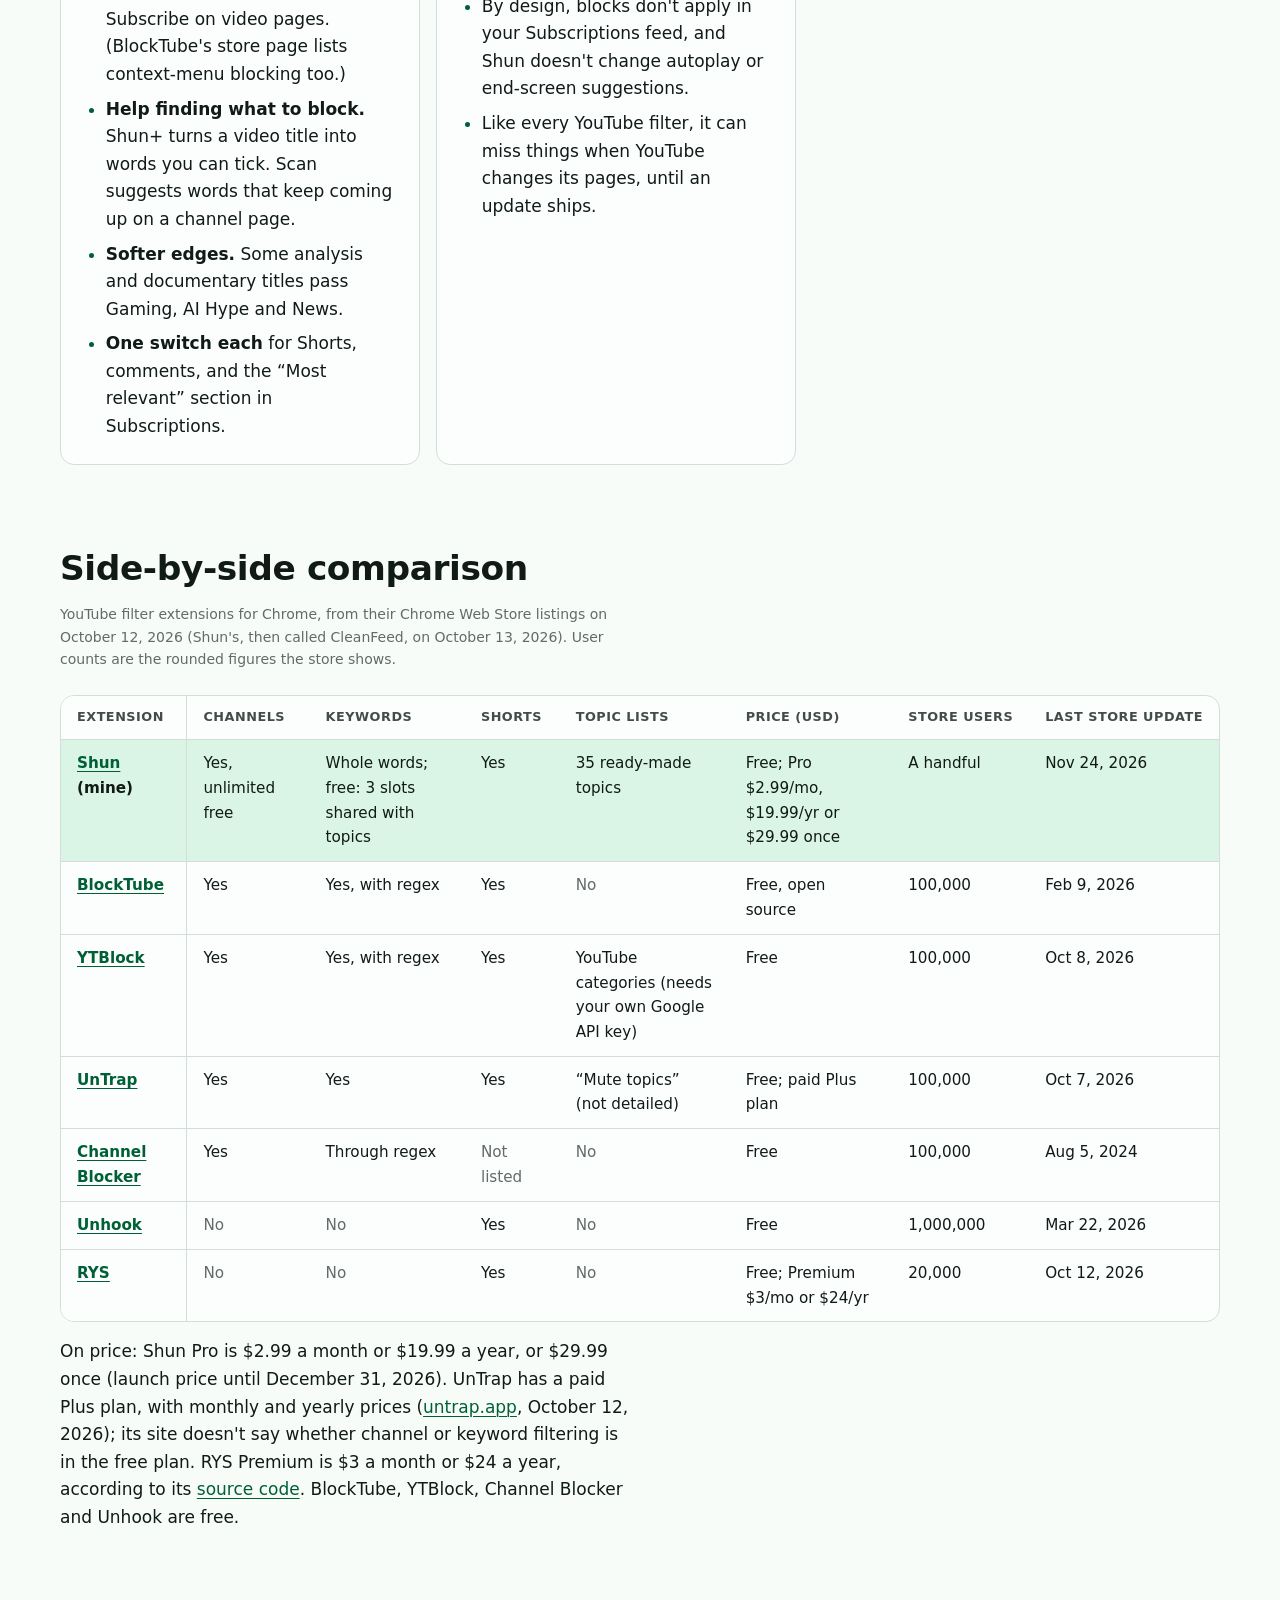
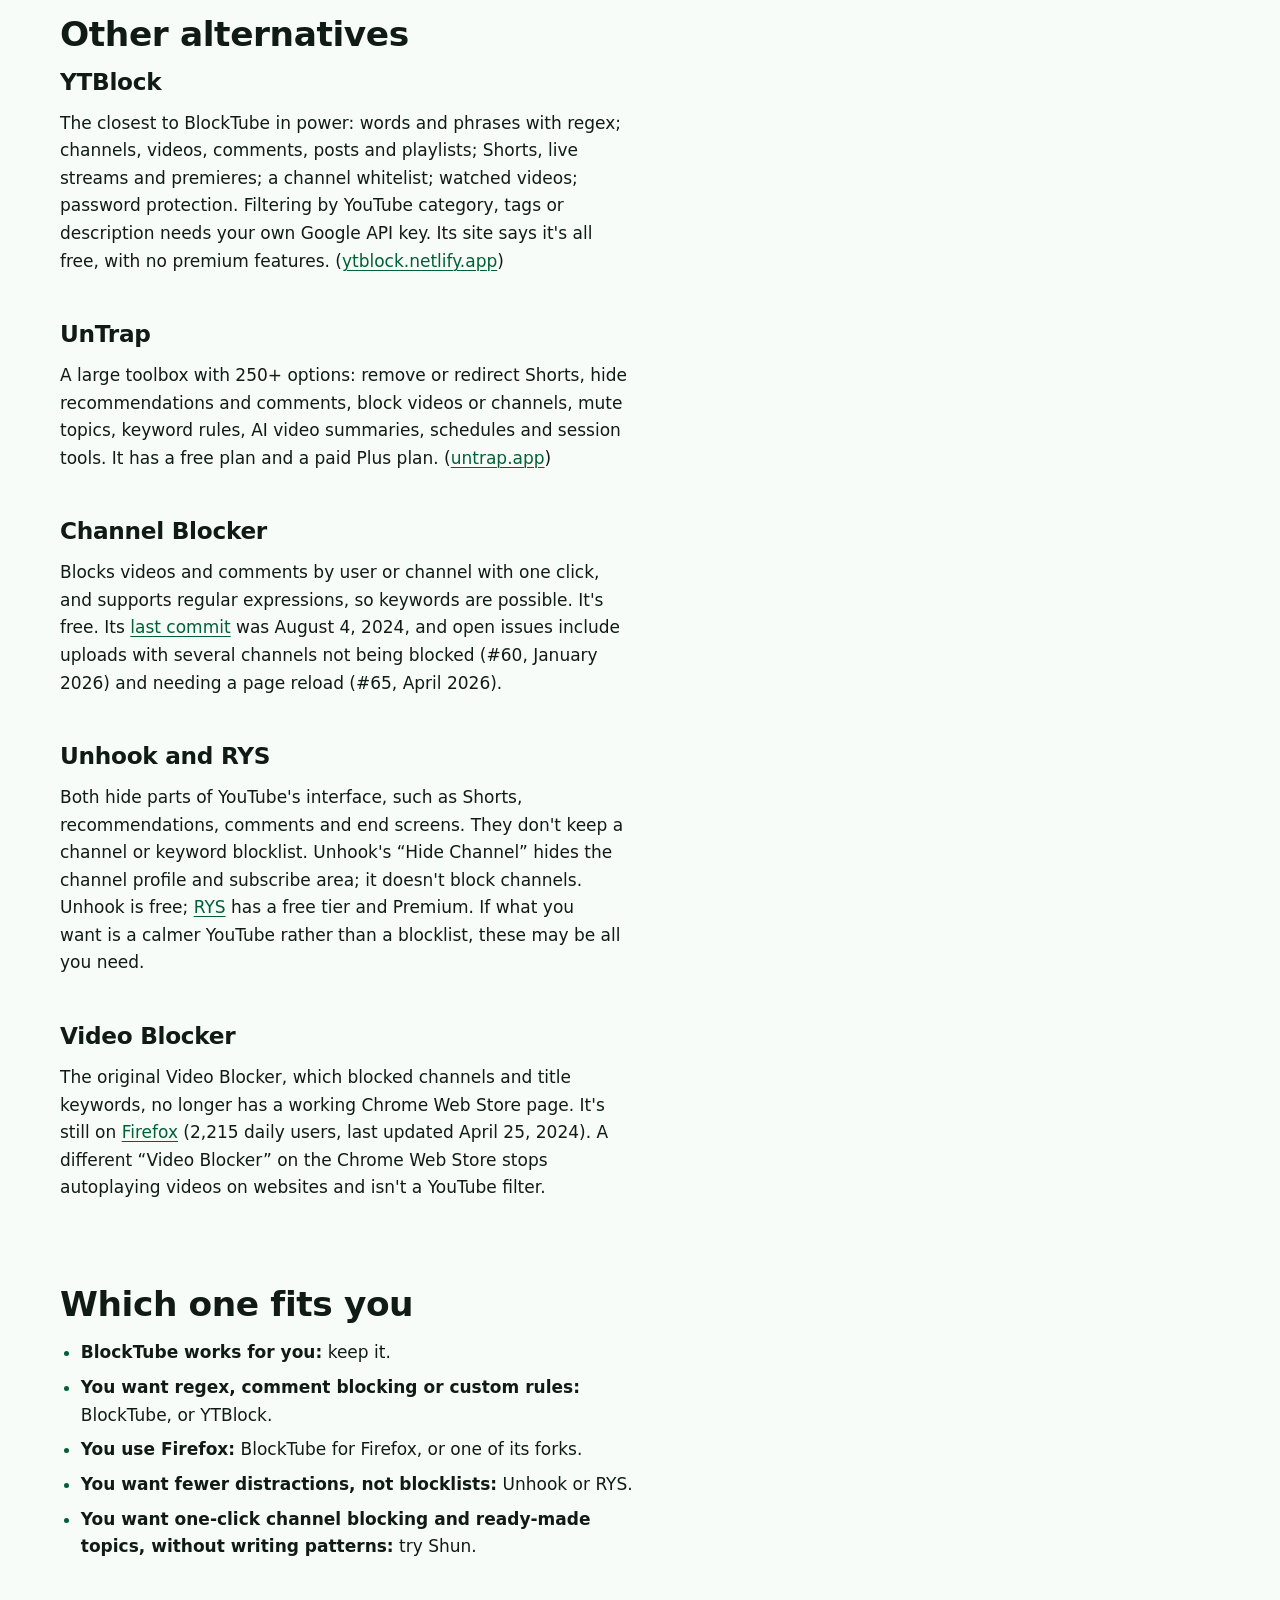
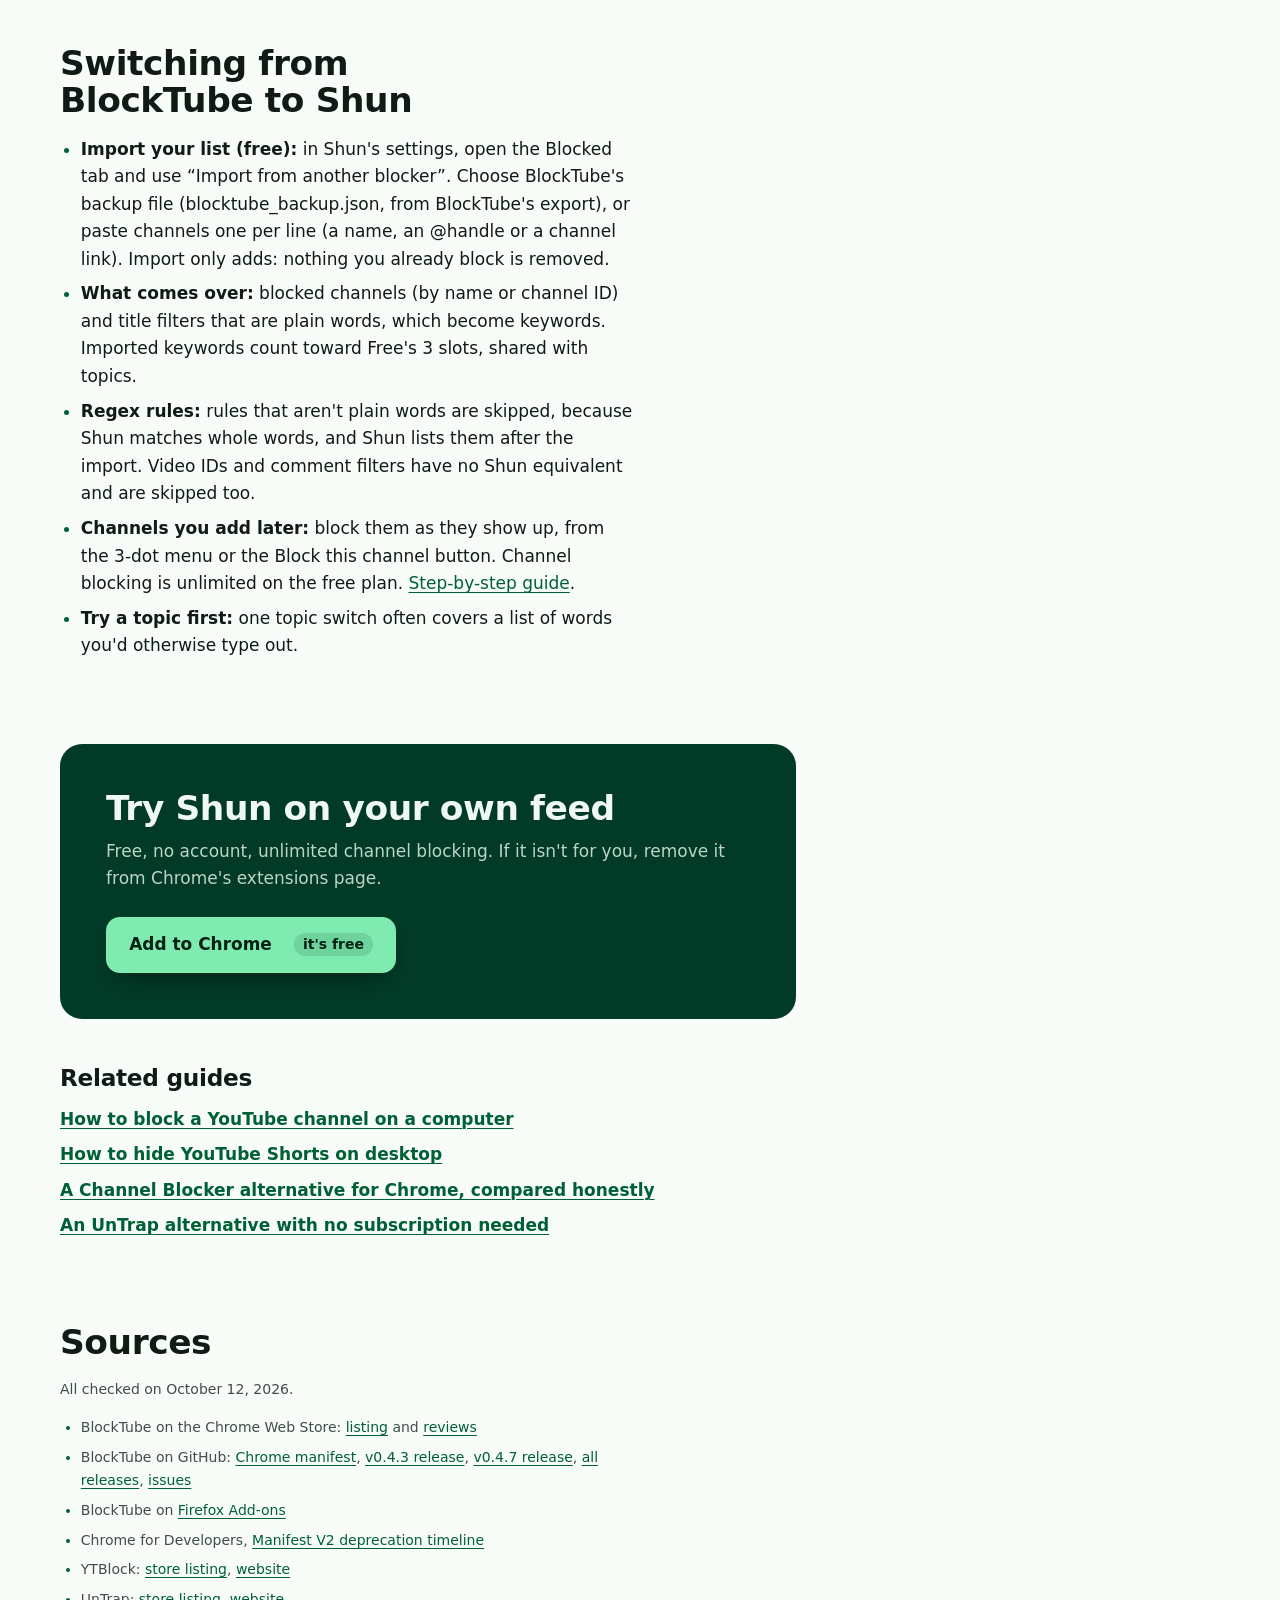
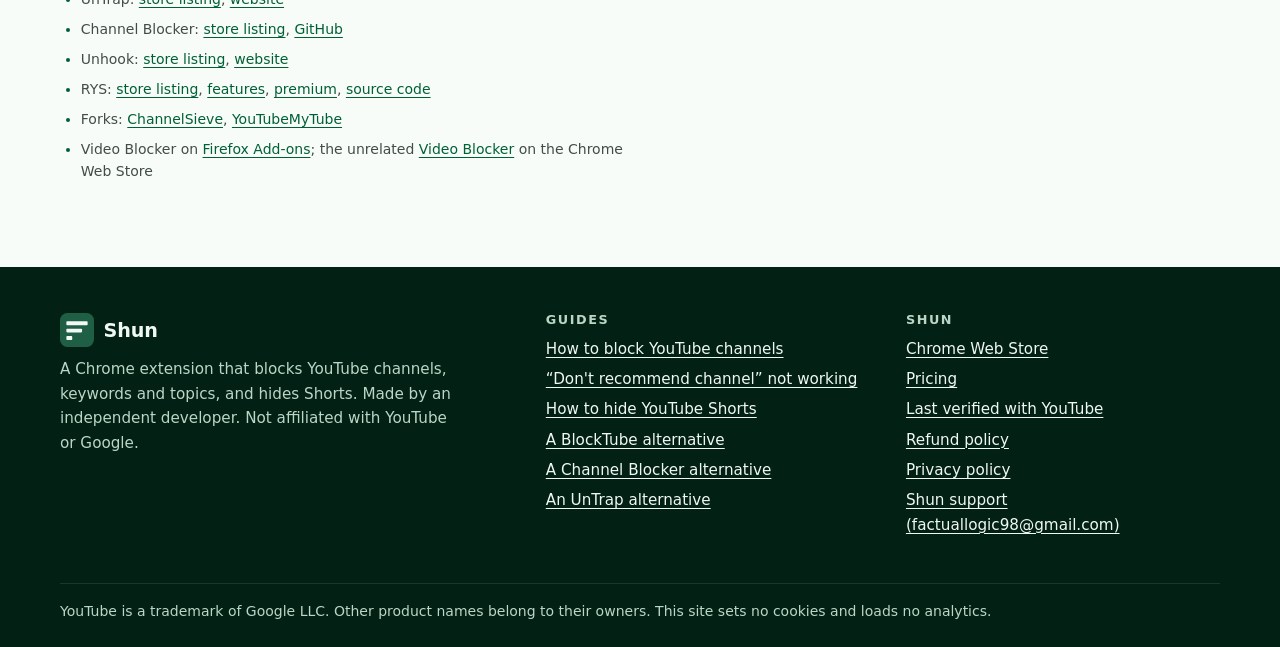
<file: blocktube-alternative.html>
<!DOCTYPE html>
<html lang="en">
<head>
  <meta charset="utf-8">
  <meta name="viewport" content="width=device-width, initial-scale=1">
  <title>BlockTube Alternative for Chrome: An Honest Comparison (2026)</title>
  <meta name="description" content="BlockTube is still on the Chrome Web Store (v0.4.8, checked Oct 12, 2026). If you want something different, see how Shun, YTBlock, UnTrap and others compare.">
  <link rel="canonical" href="https://flindustries.github.io/shun/blocktube-alternative.html">
  <meta name="color-scheme" content="light dark">
  <meta name="theme-color" content="#0f4732">
  <link rel="icon" href="assets/favicon.svg" type="image/svg+xml">
  <link rel="icon" href="assets/icon-128.png" type="image/png" sizes="128x128">
  <link rel="apple-touch-icon" href="assets/icon-128.png">
  <link rel="stylesheet" href="assets/site.css">

  <meta property="og:type" content="article">
  <meta property="og:site_name" content="Shun">
  <meta property="og:title" content="A BlockTube alternative for Chrome, compared honestly">
  <meta property="og:description" content="BlockTube is still on the Chrome Web Store (v0.4.8, checked Oct 12, 2026). Here's where it's stronger, where Shun is different, and how YTBlock, UnTrap, Unhook and others compare. Sources checked Oct 12, 2026.">
  <meta property="og:url" content="https://flindustries.github.io/shun/blocktube-alternative.html">
  <meta property="og:image" content="https://flindustries.github.io/shun/assets/og.png">
  <meta property="og:image:width" content="1400">
  <meta property="og:image:height" content="560">
  <meta property="og:image:alt" content="Shun for YouTube: block the channels, words and topics you don't want.">
  <meta property="article:published_time" content="2026-10-13">
  <meta property="article:modified_time" content="2026-10-13">
  <meta name="twitter:card" content="summary_large_image">
  <meta name="twitter:title" content="A BlockTube alternative for Chrome, compared honestly">
  <meta name="twitter:description" content="BlockTube is still on the Chrome Web Store (v0.4.8, checked Oct 12, 2026). Here's where it's stronger, where Shun is different, and how YTBlock, UnTrap, Unhook and others compare. Sources checked Oct 12, 2026.">
  <meta name="twitter:image" content="https://flindustries.github.io/shun/assets/og.png">

  <script type="application/ld+json">
  {
    "@context": "https://schema.org",
    "@type": "Article",
    "headline": "A BlockTube alternative for Chrome",
    "description": "BlockTube is still on the Chrome Web Store (v0.4.8, checked Oct 12, 2026). How Shun, YTBlock, UnTrap, Channel Blocker, Unhook and RYS compare, with sources checked on October 12, 2026.",
    "datePublished": "2026-10-13",
    "dateModified": "2026-11-25",
    "image": "https://flindustries.github.io/shun/assets/og.png",
    "mainEntityOfPage": "https://flindustries.github.io/shun/blocktube-alternative.html",
    "author": { "@type": "Organization", "name": "Shun", "url": "https://flindustries.github.io/shun/" },
    "publisher": { "@type": "Organization", "name": "Shun", "url": "https://flindustries.github.io/shun/" }
  }
  </script>
  <script type="application/ld+json">
  {
    "@context": "https://schema.org",
    "@type": "BreadcrumbList",
    "itemListElement": [
      { "@type": "ListItem", "position": 1, "name": "Shun", "item": "https://flindustries.github.io/shun/" },
      { "@type": "ListItem", "position": 2, "name": "BlockTube alternative", "item": "https://flindustries.github.io/shun/blocktube-alternative.html" }
    ]
  }
  </script>
</head>
<body>
  <a class="skip-link" href="#main">Skip to content</a>

  <header class="site-header">
    <div class="wrap">
      <a class="brand" href="./" aria-label="Shun home">
        <svg viewBox="0 0 64 64" aria-hidden="true"><rect width="64" height="64" rx="14" fill="#1f5f45"/><rect x="12" y="15.5" width="40" height="7.5" rx="1.5" fill="#f3faf6"/><rect x="12" y="29.5" width="29.5" height="7" rx="1.5" fill="#f3faf6"/><rect x="12" y="43.5" width="11" height="7.5" rx="1.5" fill="#f3faf6"/></svg>
        <span>Shun <small>for YouTube</small></span>
      </a>
      <nav class="site-nav" aria-label="Main">
        <ul>
          <li><a href="how-to-block-youtube-channels.html">Block channels</a></li>
          <li><a href="hide-youtube-shorts.html">Hide Shorts</a></li>
          <li><a href="blocktube-alternative.html" aria-current="page"><span class="nav-long">BlockTube alternative</span><span class="nav-short">vs BlockTube</span></a></li>
          <li><a href="./#pricing">Pricing</a></li>
        </ul>
      </nav>
      <a class="header-cta" href="https://chromewebstore.google.com/detail/cleanfeed-for-youtube-blo/iikgdocegpniapcigmmgcnacfojmmnnd?utm_source=website&amp;utm_campaign=site">Add to Chrome</a>
    </div>
  </header>

  <main id="main">
    <div class="page-hero on-forest">
      <div class="wrap">
        <nav class="crumbs" aria-label="Breadcrumb">
          <ol>
            <li><a href="./">Shun</a></li>
            <li><span aria-current="page">BlockTube alternative</span></li>
          </ol>
        </nav>
        <h1>A BlockTube alternative for Chrome</h1>
        <p class="page-lede">BlockTube is still on the Chrome Web Store, and it's free. If it isn't working for you, or you'd like something simpler, here's an honest look at the options, Shun included.</p>
        <p class="page-meta">Facts checked on October 12, 2026. Published October 13, 2026.</p>
      </div>
    </div>

    <div class="wrap article-layout toc-static">
      <nav class="toc" aria-labelledby="toc-title">
        <h2 id="toc-title">On this page</h2>
        <ol>
          <li><a href="#status">Is BlockTube still working?</a></li>
          <li><a href="#blocktube-strengths">Where BlockTube is stronger</a></li>
          <li><a href="#cleanfeed-differences">Where Shun is different</a></li>
          <li><a href="#comparison">Side-by-side comparison</a></li>
          <li><a href="#others">Other alternatives</a></li>
          <li><a href="#pick">Which one fits you</a></li>
          <li><a href="#switching">Switching from BlockTube</a></li>
          <li><a href="#sources">Sources</a></li>
        </ol>
      </nav>

      <article class="article">
        <div class="disclosure">
          <svg viewBox="0 0 24 24" aria-hidden="true"><circle cx="12" cy="12" r="10" fill="none" stroke="currentColor" stroke-width="2"/><path d="M12 11v6M12 7.5v.01" stroke="currentColor" stroke-width="2.2" stroke-linecap="round"/></svg>
          <div>
            <p><strong>Disclosure: I built Shun</strong>, so I'm not neutral. Shun is new and has a handful of users.</p>
            <p>Every fact about another extension links to its source and was checked on October 12, 2026. Store listings change, so check the links before you decide.</p>
          </div>
        </div>

        <h2 id="status">Is BlockTube still working in 2026?</h2>
        <p class="answer"><strong>Short answer</strong>Yes, it's still available on Chrome. BlockTube's Chrome version has used Manifest V3 since v0.4.3 (September 21, 2024), so Chrome's shutdown of Manifest V2 extensions didn't remove it. As of October 12, 2026, its Chrome Web Store page offers “Add to Chrome”, shows version 0.4.8, updated February 9, 2026, and about 100,000 users.</p>
        <p>Some articles say BlockTube is a Manifest V2 extension or won't install on Chrome. Its <a href="https://github.com/amitbl/blocktube/blob/master/platform/chrome/manifest.json">Chrome manifest</a> and its <a href="https://chromewebstore.google.com/detail/blocktube/bbeaicapbccfllodepmimpkgecanonai">store page</a> say otherwise. For context, Chrome disabled Manifest V2 extensions for all users in Chrome 138 (July 24, 2025) and removed the remaining ones from the store on August 31, 2026 (<a href="https://developer.chrome.com/docs/extensions/develop/migrate/mv2-deprecation-timeline">Chrome's timeline</a>).</p>
        <p>What has changed:</p>
        <ul>
          <li>BlockTube's latest GitHub release is <a href="https://github.com/amitbl/blocktube/releases">v0.4.8 from February 7, 2026</a>, with no commits since.</li>
          <li>The repository has <a href="https://github.com/amitbl/blocktube/issues">482 open issues and 18 open pull requests</a>. It isn't archived.</li>
          <li>Since mid-2026 some users have reported in GitHub issues that blocked channels or videos reappear (<a href="https://github.com/amitbl/blocktube/issues/682">#682</a>, <a href="https://github.com/amitbl/blocktube/issues/689">#689</a>, <a href="https://github.com/amitbl/blocktube/issues/704">#704</a>). Another commenter says it works fine for them (<a href="https://github.com/amitbl/blocktube/issues/693">#693</a>).</li>
          <li>Recent store reviews are mixed. Of the 10 newest English reviews (August 11 to October 11, 2026), six give 5 stars, one gives 2 and three give 1. That's a small sample.</li>
          <li>Two community forks appeared on Firefox in August and September 2026: <a href="https://github.com/825i/channelsieve">ChannelSieve</a> and <a href="https://addons.mozilla.org/firefox/addon/youtubemytube/">YouTubeMyTube</a>.</li>
        </ul>
        <p>So BlockTube isn't dead. It hasn't had a release since February 2026, and some people are hitting problems. If it works for you, there's no reason to switch.</p>

        <h2 id="blocktube-strengths">Where BlockTube is stronger</h2>
        <p>BlockTube has power-user tools Shun doesn't. If you need these, BlockTube, or YTBlock, will probably suit you better:</p>
        <ul>
          <li>Regular expressions in every filter</li>
          <li>Blocking comments by user or keyword (Shun can only hide all comments)</li>
          <li>A video length filter</li>
          <li>Custom JavaScript rules (“Advanced Blocking”)</li>
          <li>Filters for Movies, Explore and mixes, and hiding watched videos</li>
          <li>A Firefox version, with about 33,000 daily users (Shun is Chrome only)</li>
          <li>A password lock, added in <a href="https://github.com/amitbl/blocktube/releases/tag/v0.4.7">v0.4.7</a> (January 2, 2026)</li>
          <li>It's free and open source</li>
        </ul>

        <h2 id="cleanfeed-differences">Where Shun is different, and where it's weaker</h2>
        <div class="verdict">
          <div>
            <h3>Different</h3>
            <ul>
              <li><strong>35 ready-made topics.</strong> One switch blocks a subject with its own list of related English and Italian terms. Turn on Crypto and titles with bitcoin or blockchain go too.</li>
              <li><strong>Whole words, no patterns.</strong> “game” hides “Game night” but not “Endgame”.</li>
              <li><strong>Blocking inside YouTube's own 3-dot menu</strong>, plus a “Block this channel” button next to Subscribe on video pages. (BlockTube's store page lists context-menu blocking too.)</li>
              <li><strong>Help finding what to block.</strong> Shun+ turns a video title into words you can tick. Scan suggests words that keep coming up on a channel page.</li>
              <li><strong>Softer edges.</strong> Some analysis and documentary titles pass Gaming, AI Hype and News.</li>
              <li><strong>One switch each</strong> for Shorts, comments, and the “Most relevant” section in Subscriptions.</li>
            </ul>
          </div>
          <div>
            <h3>Weaker</h3>
            <ul>
              <li>Chrome only, no Firefox version.</li>
              <li>No regular expressions, no comment blocking by user, no length filter, no custom rules.</li>
              <li>Not entirely free: channel blocking is unlimited, but keywords and topics share 3 free slots. More needs Pro.</li>
              <li>New, with a handful of users, so it hasn't been tested by many people yet.</li>
              <li>By design, blocks don't apply in your Subscriptions feed, and Shun doesn't change autoplay or end-screen suggestions.</li>
              <li>Like every YouTube filter, it can miss things when YouTube changes its pages, until an update ships.</li>
            </ul>
          </div>
        </div>

        <h2 id="comparison">Side-by-side comparison</h2>
        <p class="table-note" aria-hidden="true">YouTube filter extensions for Chrome, from their Chrome Web Store listings on October 12, 2026 (Shun's, then called CleanFeed, on October 13, 2026). User counts are the rounded figures the store shows.</p>
        <p class="scroll-hint" aria-hidden="true">Scroll the table sideways to see every column.</p>
        <div class="table-wrap bleed" role="region" aria-labelledby="compare-caption" tabindex="0">
          <table class="compare-table stack">
            <caption id="compare-caption" class="visually-hidden">YouTube filter extensions for Chrome, from their Chrome Web Store listings on October 12, 2026 (Shun's, then called CleanFeed, on October 13, 2026). User counts are the rounded figures the store shows.</caption>
            <thead>
              <tr>
                <th scope="col">Extension</th>
                <th scope="col">Channels</th>
                <th scope="col">Keywords</th>
                <th scope="col">Shorts</th>
                <th scope="col">Topic lists</th>
                <th scope="col">Price (USD)</th>
                <th scope="col">Store users</th>
                <th scope="col">Last store update</th>
              </tr>
            </thead>
            <tbody>
              <tr class="ours">
                <th scope="row"><a href="https://chromewebstore.google.com/detail/cleanfeed-for-youtube-blo/iikgdocegpniapcigmmgcnacfojmmnnd?utm_source=website&amp;utm_campaign=site">Shun</a> (mine)</th>
                <td data-label="Channels">Yes, unlimited free</td>
                <td data-label="Keywords">Whole words; free: 3 slots shared with topics</td>
                <td data-label="Shorts">Yes</td>
                <td data-label="Topic lists">35 ready-made topics</td>
                <td data-label="Price (USD)">Free; Pro $2.99/mo, $19.99/yr or $29.99 once</td>
                <td data-label="Store users">A handful</td>
                <td data-label="Last store update">Nov 24, 2026</td>
              </tr>
              <tr>
                <th scope="row"><a href="https://chromewebstore.google.com/detail/blocktube/bbeaicapbccfllodepmimpkgecanonai">BlockTube</a></th>
                <td data-label="Channels">Yes</td><td data-label="Keywords">Yes, with regex</td><td data-label="Shorts">Yes</td><td class="no" data-label="Topic lists">No</td><td data-label="Price (USD)">Free, open source</td><td data-label="Store users">100,000</td><td data-label="Last store update">Feb 9, 2026</td>
              </tr>
              <tr>
                <th scope="row"><a href="https://chromewebstore.google.com/detail/nedcanggplmbbgmlpcjiafgjcpdimpea">YTBlock</a></th>
                <td data-label="Channels">Yes</td><td data-label="Keywords">Yes, with regex</td><td data-label="Shorts">Yes</td><td data-label="Topic lists">YouTube categories (needs your own Google API key)</td><td data-label="Price (USD)">Free</td><td data-label="Store users">100,000</td><td data-label="Last store update">Oct 8, 2026</td>
              </tr>
              <tr>
                <th scope="row"><a href="https://chromewebstore.google.com/detail/enboaomnljigfhfjfoalacienlhjlfil">UnTrap</a></th>
                <td data-label="Channels">Yes</td><td data-label="Keywords">Yes</td><td data-label="Shorts">Yes</td><td data-label="Topic lists">“Mute topics” (not detailed)</td><td data-label="Price (USD)">Free; paid Plus plan</td><td data-label="Store users">100,000</td><td data-label="Last store update">Oct 7, 2026</td>
              </tr>
              <tr>
                <th scope="row"><a href="https://chromewebstore.google.com/detail/nfkmalbckemmklibjddenhnofgnfcdfp">Channel Blocker</a></th>
                <td data-label="Channels">Yes</td><td data-label="Keywords">Through regex</td><td class="no" data-label="Shorts">Not listed</td><td class="no" data-label="Topic lists">No</td><td data-label="Price (USD)">Free</td><td data-label="Store users">100,000</td><td data-label="Last store update">Aug 5, 2024</td>
              </tr>
              <tr>
                <th scope="row"><a href="https://chromewebstore.google.com/detail/khncfooichmfjbepaaaebmommgaepoid">Unhook</a></th>
                <td class="no" data-label="Channels">No</td><td class="no" data-label="Keywords">No</td><td data-label="Shorts">Yes</td><td class="no" data-label="Topic lists">No</td><td data-label="Price (USD)">Free</td><td data-label="Store users">1,000,000</td><td data-label="Last store update">Mar 22, 2026</td>
              </tr>
              <tr>
                <th scope="row"><a href="https://chromewebstore.google.com/detail/cdhdichomdnlaadbndgmagohccgpejae">RYS</a></th>
                <td class="no" data-label="Channels">No</td><td class="no" data-label="Keywords">No</td><td data-label="Shorts">Yes</td><td class="no" data-label="Topic lists">No</td><td data-label="Price (USD)">Free; Premium $3/mo or $24/yr</td><td data-label="Store users">20,000</td><td data-label="Last store update">Oct 12, 2026</td>
              </tr>
            </tbody>
          </table>
        </div>
        <p>On price: Shun Pro is $2.99 a month or $19.99 a year, or $29.99 once (launch price until December 31, 2026). UnTrap has a paid Plus plan, with monthly and yearly prices (<a href="https://untrap.app/">untrap.app</a>, October 12, 2026); its site doesn't say whether channel or keyword filtering is in the free plan. RYS Premium is $3 a month or $24 a year, according to its <a href="https://github.com/lawrencehook/remove-youtube-suggestions/blob/master/src/options/main.html">source code</a>. BlockTube, YTBlock, Channel Blocker and Unhook are free.</p>

        <h2 id="others">Other alternatives</h2>
        <h3>YTBlock</h3>
        <p>The closest to BlockTube in power: words and phrases with regex; channels, videos, comments, posts and playlists; Shorts, live streams and premieres; a channel whitelist; watched videos; password protection. Filtering by YouTube category, tags or description needs your own Google API key. Its site says it's all free, with no premium features. (<a href="https://ytblock.netlify.app/">ytblock.netlify.app</a>)</p>
        <h3>UnTrap</h3>
        <p>A large toolbox with 250+ options: remove or redirect Shorts, hide recommendations and comments, block videos or channels, mute topics, keyword rules, AI video summaries, schedules and session tools. It has a free plan and a paid Plus plan. (<a href="https://untrap.app/">untrap.app</a>)</p>
        <h3>Channel Blocker</h3>
        <p>Blocks videos and comments by user or channel with one click, and supports regular expressions, so keywords are possible. It's free. Its <a href="https://github.com/Time-Machine-Development/Channel-Blocker-Manifest-v3">last commit</a> was August 4, 2024, and open issues include uploads with several channels not being blocked (#60, January 2026) and needing a page reload (#65, April 2026).</p>
        <h3>Unhook and RYS</h3>
        <p>Both hide parts of YouTube's interface, such as Shorts, recommendations, comments and end screens. They don't keep a channel or keyword blocklist. Unhook's “Hide Channel” hides the channel profile and subscribe area; it doesn't block channels. Unhook is free; <a href="https://lawrencehook.com/rys/premium/">RYS</a> has a free tier and Premium. If what you want is a calmer YouTube rather than a blocklist, these may be all you need.</p>
        <h3>Video Blocker</h3>
        <p>The original Video Blocker, which blocked channels and title keywords, no longer has a working Chrome Web Store page. It's still on <a href="https://addons.mozilla.org/firefox/addon/video-blocker/">Firefox</a> (2,215 daily users, last updated April 25, 2024). A different “Video Blocker” on the Chrome Web Store stops autoplaying videos on websites and isn't a YouTube filter.</p>

        <h2 id="pick">Which one fits you</h2>
        <ul>
          <li><strong>BlockTube works for you:</strong> keep it.</li>
          <li><strong>You want regex, comment blocking or custom rules:</strong> BlockTube, or YTBlock.</li>
          <li><strong>You use Firefox:</strong> BlockTube for Firefox, or one of its forks.</li>
          <li><strong>You want fewer distractions, not blocklists:</strong> Unhook or RYS.</li>
          <li><strong>You want one-click channel blocking and ready-made topics, without writing patterns:</strong> try Shun.</li>
        </ul>

        <h2 id="switching">Switching from BlockTube to Shun</h2>
        <ul>
          <li><strong>Import your list (free):</strong> in Shun's settings, open the Blocked tab and use “Import from another blocker”. Choose BlockTube's backup file (blocktube_backup.json, from BlockTube's export), or paste channels one per line (a name, an @handle or a channel link). Import only adds: nothing you already block is removed.</li>
          <li><strong>What comes over:</strong> blocked channels (by name or channel ID) and title filters that are plain words, which become keywords. Imported keywords count toward Free's 3 slots, shared with topics.</li>
          <li><strong>Regex rules:</strong> rules that aren't plain words are skipped, because Shun matches whole words, and Shun lists them after the import. Video IDs and comment filters have no Shun equivalent and are skipped too.</li>
          <li><strong>Channels you add later:</strong> block them as they show up, from the 3-dot menu or the Block this channel button. Channel blocking is unlimited on the free plan. <a href="how-to-block-youtube-channels.html">Step-by-step guide</a>.</li>
          <li><strong>Try a topic first:</strong> one topic switch often covers a list of words you'd otherwise type out.</li>
        </ul>

        <section class="article-cta" aria-labelledby="cta-title">
          <h2 id="cta-title">Try Shun on your own feed</h2>
          <p>Free, no account, unlimited channel blocking. If it isn't for you, remove it from Chrome's extensions page.</p>
          <a class="btn btn-primary" href="https://chromewebstore.google.com/detail/cleanfeed-for-youtube-blo/iikgdocegpniapcigmmgcnacfojmmnnd?utm_source=website&amp;utm_campaign=site">Add to Chrome<span class="visually-hidden">,</span> <span class="btn-note">it's free</span></a>
        </section>

        <section class="related" aria-labelledby="related-title">
          <h2 id="related-title">Related guides</h2>
          <ul>
            <li><a href="how-to-block-youtube-channels.html">How to block a YouTube channel on a computer</a></li>
            <li><a href="hide-youtube-shorts.html">How to hide YouTube Shorts on desktop</a></li>
            <li><a href="channel-blocker-alternative.html">A Channel Blocker alternative for Chrome, compared honestly</a></li>
            <li><a href="untrap-alternative.html">An UnTrap alternative with no subscription needed</a></li>
          </ul>
        </section>

        <h2 id="sources">Sources</h2>
        <p class="sources">All checked on October 12, 2026.</p>
        <ul class="sources">
          <li>BlockTube on the Chrome Web Store: <a href="https://chromewebstore.google.com/detail/blocktube/bbeaicapbccfllodepmimpkgecanonai">listing</a> and <a href="https://chromewebstore.google.com/detail/blocktube/bbeaicapbccfllodepmimpkgecanonai/reviews">reviews</a></li>
          <li>BlockTube on GitHub: <a href="https://github.com/amitbl/blocktube/blob/master/platform/chrome/manifest.json">Chrome manifest</a>, <a href="https://github.com/amitbl/blocktube/releases/tag/v0.4.3">v0.4.3 release</a>, <a href="https://github.com/amitbl/blocktube/releases/tag/v0.4.7">v0.4.7 release</a>, <a href="https://github.com/amitbl/blocktube/releases">all releases</a>, <a href="https://github.com/amitbl/blocktube/issues">issues</a></li>
          <li>BlockTube on <a href="https://addons.mozilla.org/firefox/addon/blocktube/">Firefox Add-ons</a></li>
          <li>Chrome for Developers, <a href="https://developer.chrome.com/docs/extensions/develop/migrate/mv2-deprecation-timeline">Manifest V2 deprecation timeline</a></li>
          <li>YTBlock: <a href="https://chromewebstore.google.com/detail/nedcanggplmbbgmlpcjiafgjcpdimpea">store listing</a>, <a href="https://ytblock.netlify.app/">website</a></li>
          <li>UnTrap: <a href="https://chromewebstore.google.com/detail/enboaomnljigfhfjfoalacienlhjlfil">store listing</a>, <a href="https://untrap.app/">website</a></li>
          <li>Channel Blocker: <a href="https://chromewebstore.google.com/detail/nfkmalbckemmklibjddenhnofgnfcdfp">store listing</a>, <a href="https://github.com/Time-Machine-Development/Channel-Blocker-Manifest-v3">GitHub</a></li>
          <li>Unhook: <a href="https://chromewebstore.google.com/detail/khncfooichmfjbepaaaebmommgaepoid">store listing</a>, <a href="https://unhook.app/">website</a></li>
          <li>RYS: <a href="https://chromewebstore.google.com/detail/cdhdichomdnlaadbndgmagohccgpejae">store listing</a>, <a href="https://lawrencehook.com/rys/features/">features</a>, <a href="https://lawrencehook.com/rys/premium/">premium</a>, <a href="https://github.com/lawrencehook/remove-youtube-suggestions/blob/master/src/options/main.html">source code</a></li>
          <li>Forks: <a href="https://github.com/825i/channelsieve">ChannelSieve</a>, <a href="https://addons.mozilla.org/firefox/addon/youtubemytube/">YouTubeMyTube</a></li>
          <li>Video Blocker on <a href="https://addons.mozilla.org/firefox/addon/video-blocker/">Firefox Add-ons</a>; the unrelated <a href="https://chromewebstore.google.com/detail/kkgpdmegkhdheglikjleejknplhdpbck">Video Blocker</a> on the Chrome Web Store</li>
        </ul>
      </article>
    </div>
  </main>

  <footer class="site-footer">
    <div class="wrap">
      <div class="footer-grid">
        <div>
          <a class="brand" href="./">
            <svg viewBox="0 0 64 64" aria-hidden="true"><rect width="64" height="64" rx="14" fill="#1f5f45"/><rect x="12" y="15.5" width="40" height="7.5" rx="1.5" fill="#f3faf6"/><rect x="12" y="29.5" width="29.5" height="7" rx="1.5" fill="#f3faf6"/><rect x="12" y="43.5" width="11" height="7.5" rx="1.5" fill="#f3faf6"/></svg>
            <span>Shun</span>
          </a>
          <p>A Chrome extension that blocks YouTube channels, keywords and topics, and hides Shorts. Made by an independent developer. Not affiliated with YouTube or Google.</p>
        </div>
        <div>
          <h2>Guides</h2>
          <ul>
            <li><a href="how-to-block-youtube-channels.html">How to block YouTube channels</a></li>
            <li><a href="youtube-dont-recommend-channel-not-working.html">“Don't recommend channel” not working</a></li>
            <li><a href="hide-youtube-shorts.html">How to hide YouTube Shorts</a></li>
            <li><a href="blocktube-alternative.html">A BlockTube alternative</a></li>
            <li><a href="channel-blocker-alternative.html">A Channel Blocker alternative</a></li>
            <li><a href="untrap-alternative.html">An UnTrap alternative</a></li>
          </ul>
        </div>
        <div>
          <h2>Shun</h2>
          <ul>
            <li><a href="https://chromewebstore.google.com/detail/cleanfeed-for-youtube-blo/iikgdocegpniapcigmmgcnacfojmmnnd?utm_source=website&amp;utm_campaign=site">Chrome Web Store</a></li>
            <li><a href="./#pricing">Pricing</a></li>
            <li><a href="last-verified.html">Last verified with YouTube</a></li>
            <li><a href="refund-policy.html">Refund policy</a></li>
            <li><a href="privacy-policy.html">Privacy policy</a></li>
            <li><a href="mailto:factuallogic98@gmail.com">Shun support (factuallogic98@gmail.com)</a></li>
          </ul>
        </div>
      </div>
      <p class="footer-note">YouTube is a trademark of Google LLC. Other product names belong to their owners. This site sets no cookies and loads no analytics.</p>
    </div>
  </footer>
</body>
</html>
</file>
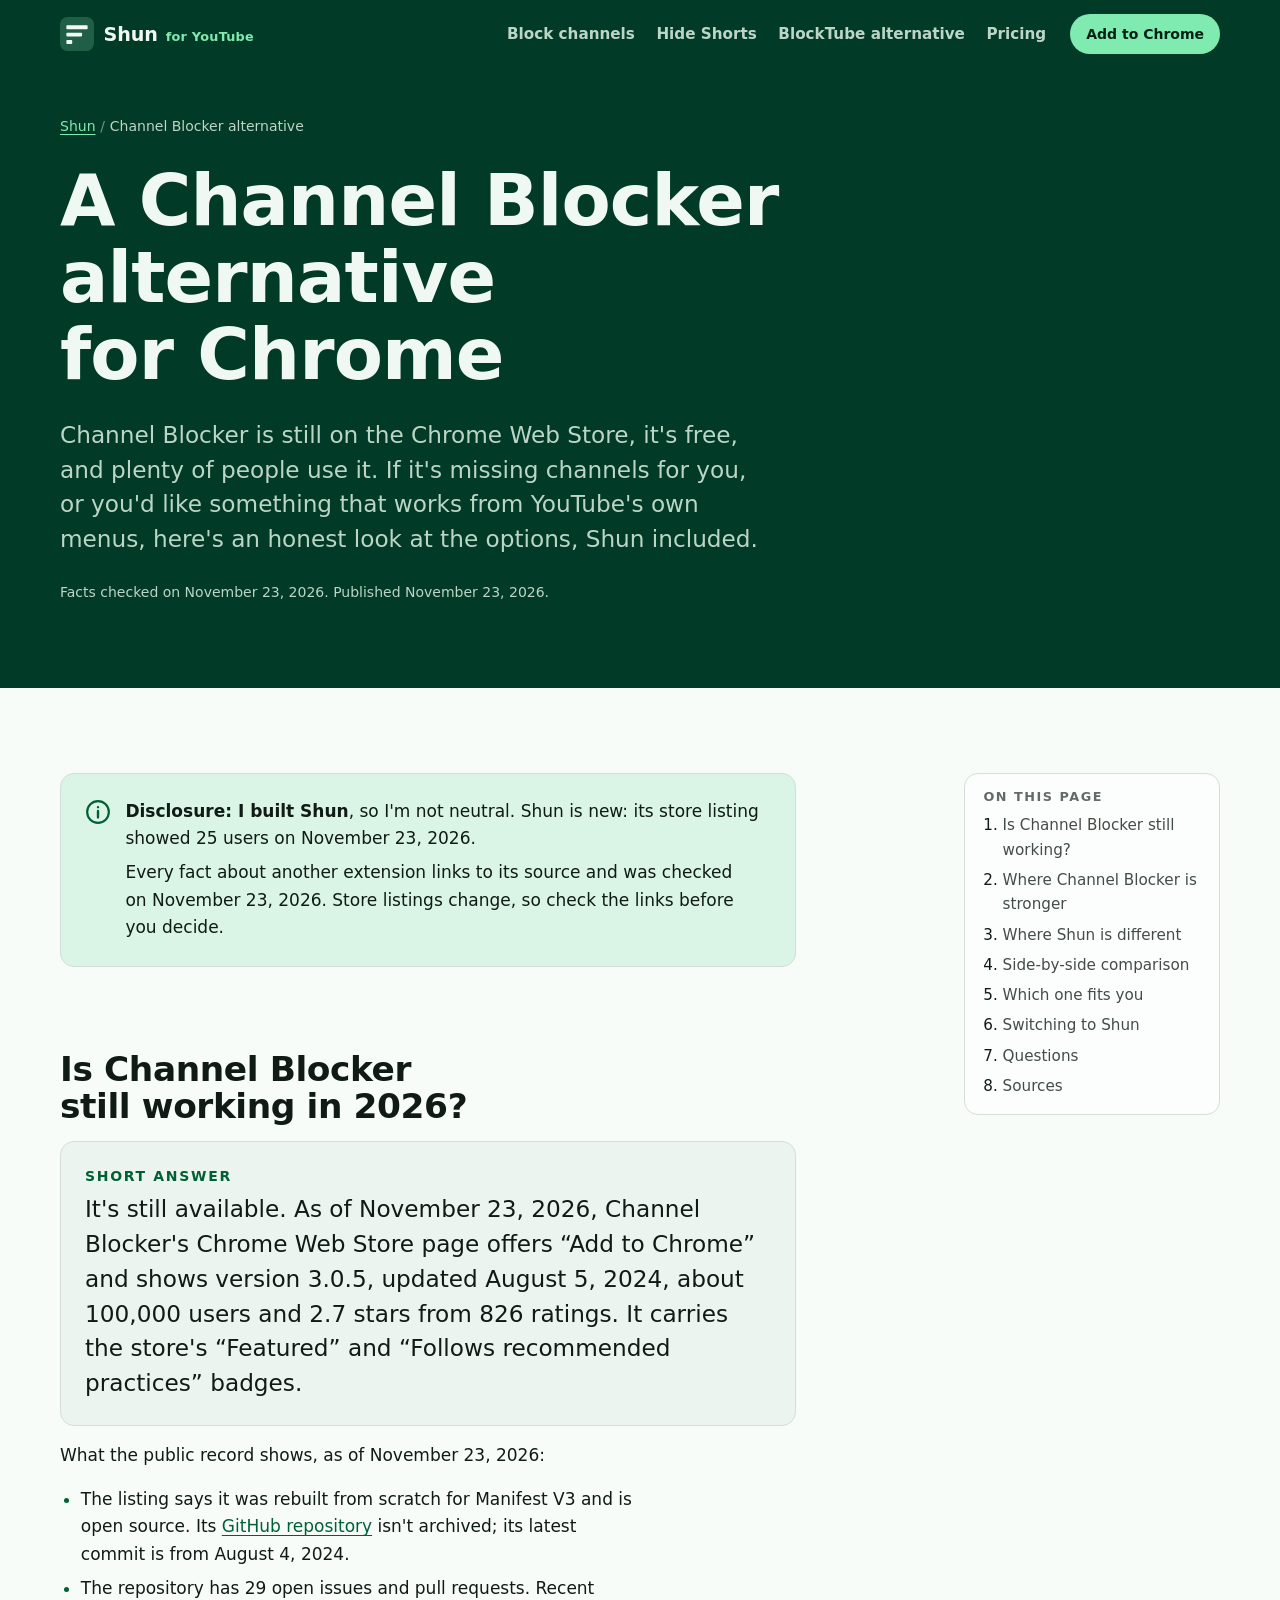
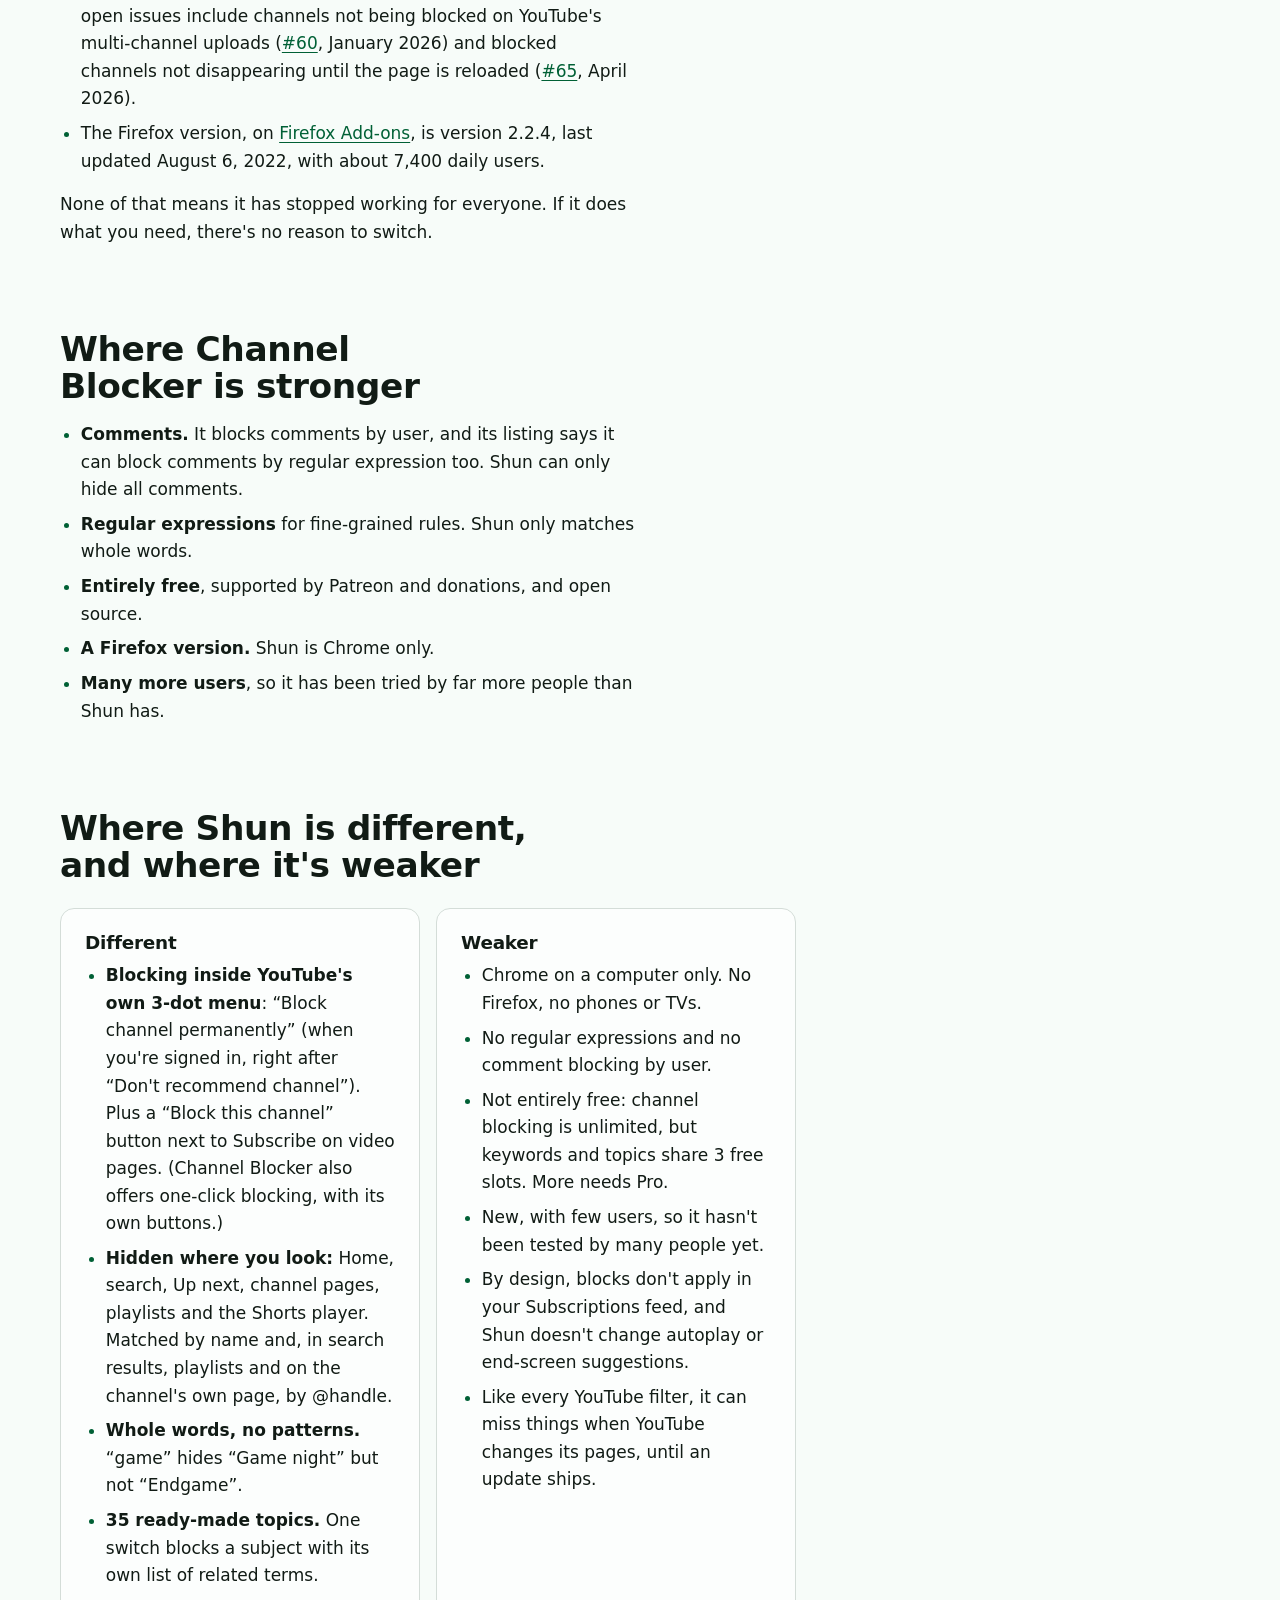
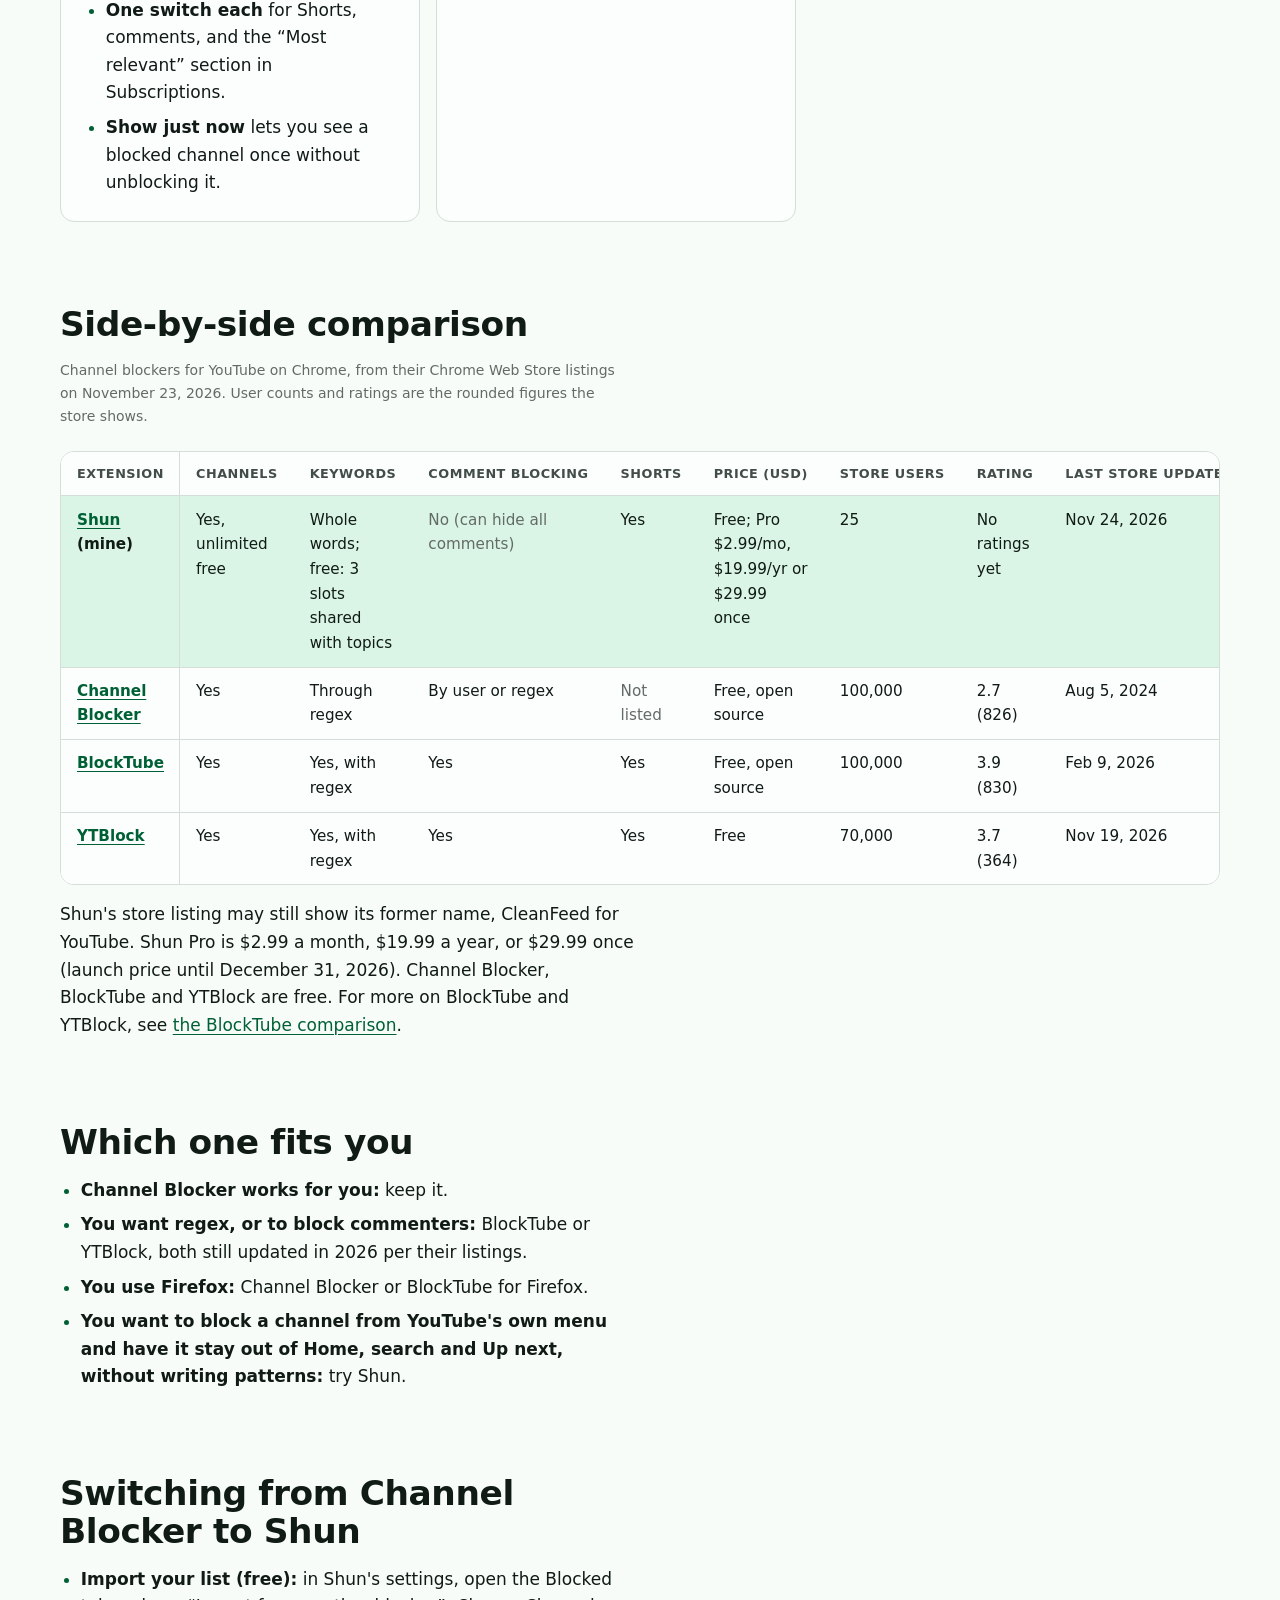
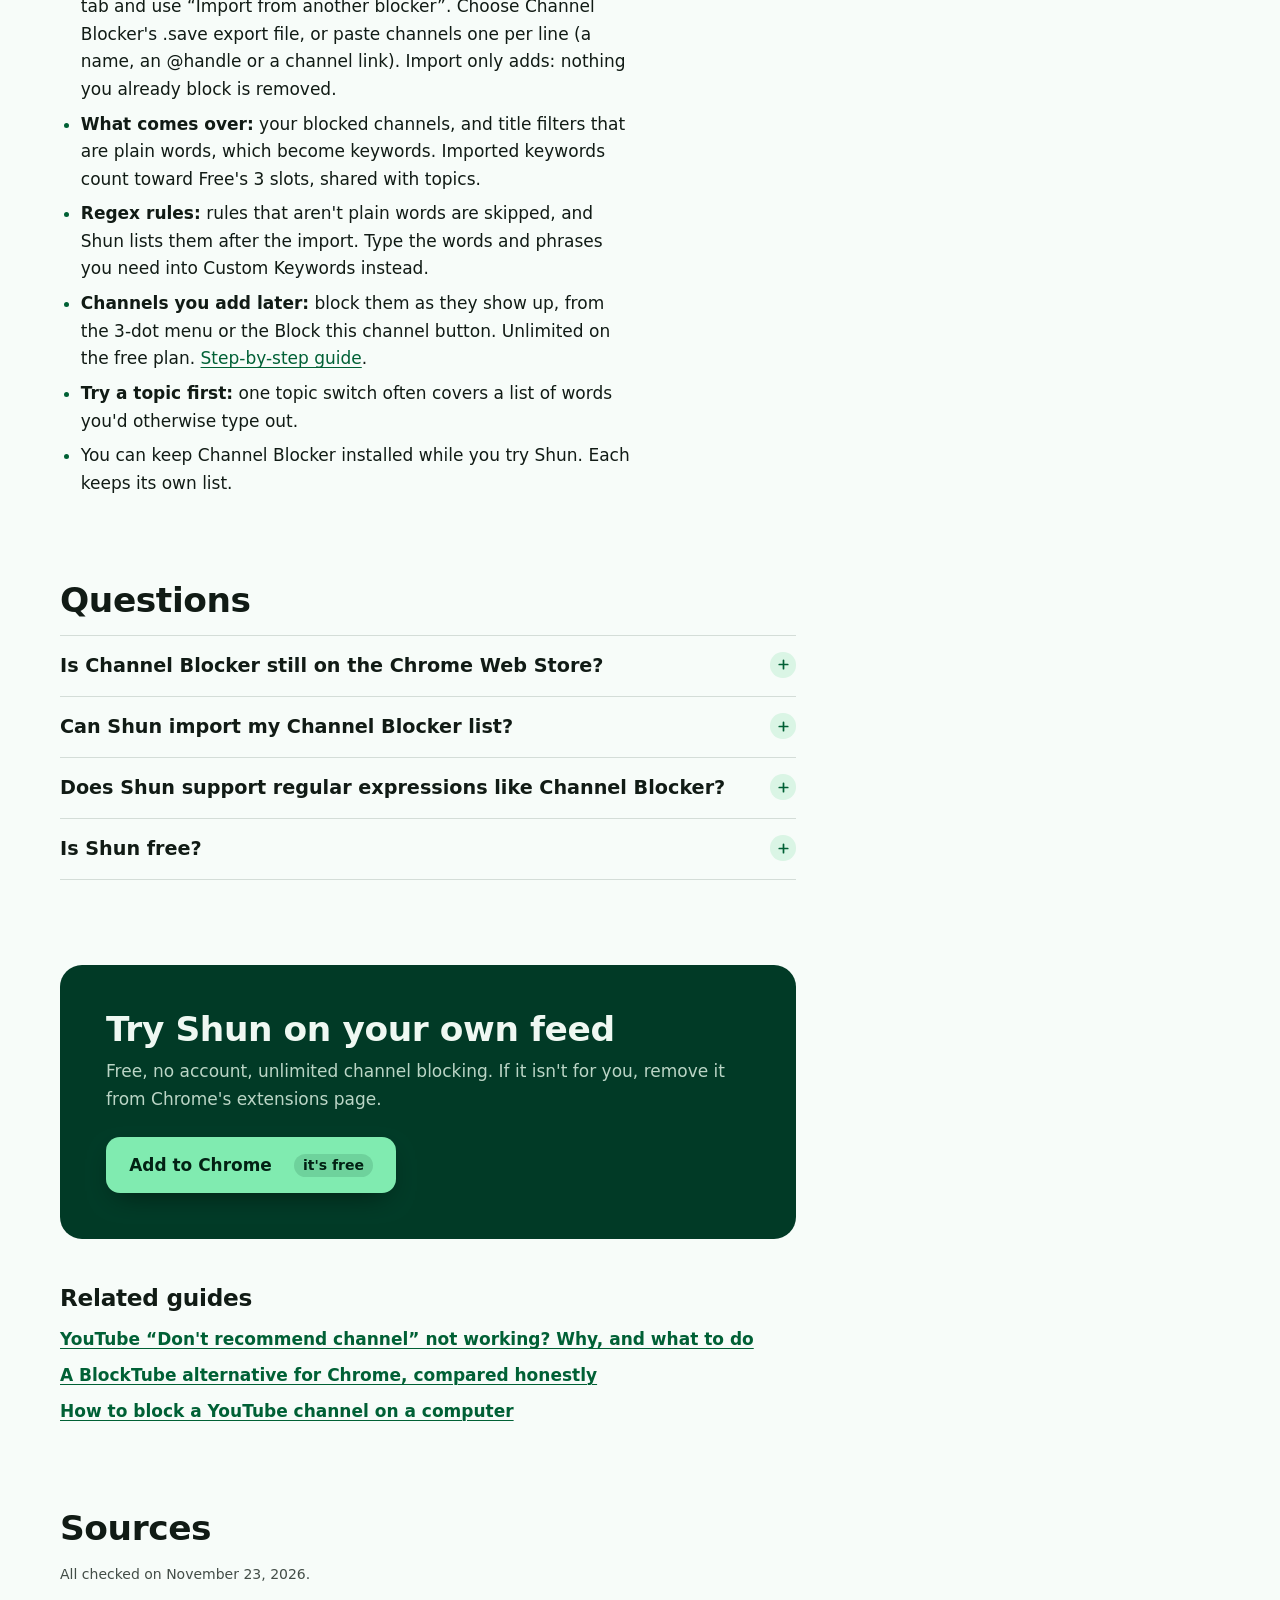
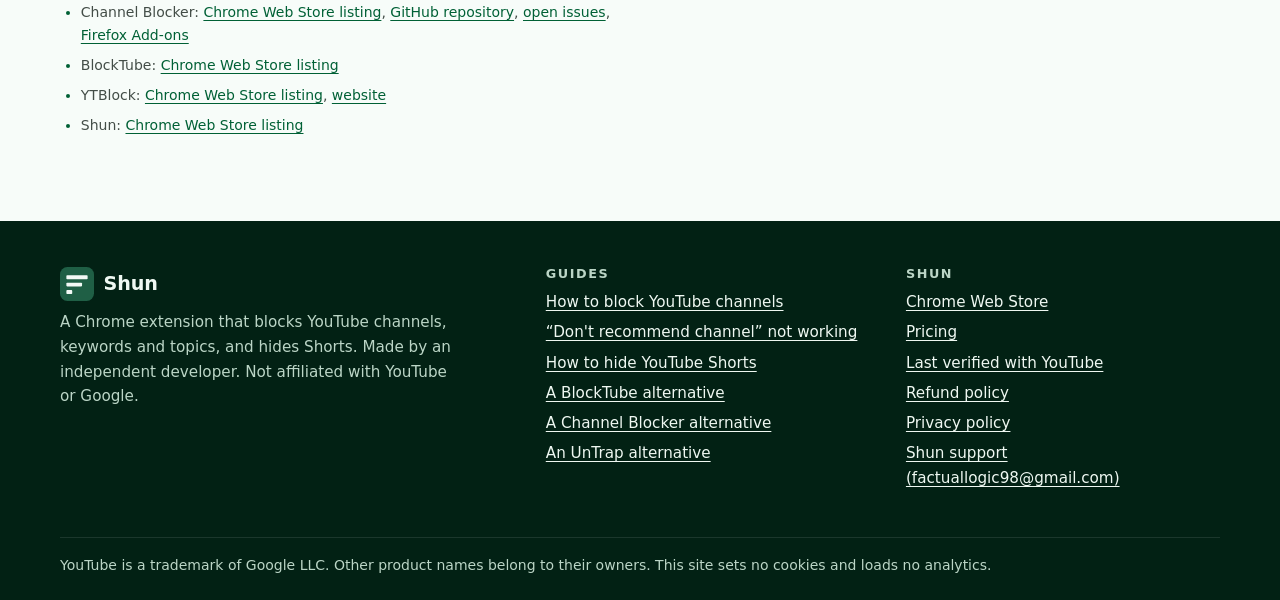
<file: channel-blocker-alternative.html>
<!DOCTYPE html>
<html lang="en">
<head>
  <meta charset="utf-8">
  <meta name="viewport" content="width=device-width, initial-scale=1">
  <title>Channel Blocker Alternative for Chrome: An Honest Comparison (2026)</title>
  <meta name="description" content="Channel Blocker's Chrome version was last updated Aug 5, 2024, per its store listing (checked Nov 23, 2026). How Shun, BlockTube and YTBlock compare, honestly.">
  <link rel="canonical" href="https://flindustries.github.io/shun/channel-blocker-alternative.html">
  <meta name="color-scheme" content="light dark">
  <meta name="theme-color" content="#0f4732">
  <link rel="icon" href="assets/favicon.svg" type="image/svg+xml">
  <link rel="icon" href="assets/icon-128.png" type="image/png" sizes="128x128">
  <link rel="apple-touch-icon" href="assets/icon-128.png">
  <link rel="stylesheet" href="assets/site.css">

  <meta property="og:type" content="article">
  <meta property="og:site_name" content="Shun">
  <meta property="og:title" content="A Channel Blocker alternative for Chrome, compared honestly">
  <meta property="og:description" content="Channel Blocker is still on the Chrome Web Store, last updated August 5, 2024 per its listing. Where it's stronger, where Shun is different, and how BlockTube and YTBlock compare. Checked November 23, 2026.">
  <meta property="og:url" content="https://flindustries.github.io/shun/channel-blocker-alternative.html">
  <meta property="og:image" content="https://flindustries.github.io/shun/assets/og.png">
  <meta property="og:image:width" content="1400">
  <meta property="og:image:height" content="560">
  <meta property="og:image:alt" content="Shun for YouTube: block the channels, words and topics you don't want.">
  <meta property="article:published_time" content="2026-11-23">
  <meta property="article:modified_time" content="2026-11-23">
  <meta name="twitter:card" content="summary_large_image">
  <meta name="twitter:title" content="A Channel Blocker alternative for Chrome, compared honestly">
  <meta name="twitter:description" content="Channel Blocker is still on the Chrome Web Store, last updated August 5, 2024 per its listing. Where it's stronger, where Shun is different, and how BlockTube and YTBlock compare. Checked November 23, 2026.">
  <meta name="twitter:image" content="https://flindustries.github.io/shun/assets/og.png">

  <script type="application/ld+json">
  {
    "@context": "https://schema.org",
    "@type": "Article",
    "headline": "A Channel Blocker alternative for Chrome",
    "description": "Channel Blocker's Chrome version was last updated on August 5, 2024, per its Chrome Web Store listing. How Shun, BlockTube and YTBlock compare, with sources checked on November 23, 2026.",
    "datePublished": "2026-11-23",
    "dateModified": "2026-11-25",
    "image": "https://flindustries.github.io/shun/assets/og.png",
    "mainEntityOfPage": "https://flindustries.github.io/shun/channel-blocker-alternative.html",
    "author": { "@type": "Organization", "name": "Shun", "url": "https://flindustries.github.io/shun/" },
    "publisher": { "@type": "Organization", "name": "Shun", "url": "https://flindustries.github.io/shun/" }
  }
  </script>
  <script type="application/ld+json">
  {
    "@context": "https://schema.org",
    "@type": "BreadcrumbList",
    "itemListElement": [
      { "@type": "ListItem", "position": 1, "name": "Shun", "item": "https://flindustries.github.io/shun/" },
      { "@type": "ListItem", "position": 2, "name": "Channel Blocker alternative", "item": "https://flindustries.github.io/shun/channel-blocker-alternative.html" }
    ]
  }
  </script>
  <script type="application/ld+json">
  {
    "@context": "https://schema.org",
    "@type": "FAQPage",
    "mainEntity": [
      { "@type": "Question", "name": "Is Channel Blocker still on the Chrome Web Store?", "acceptedAnswer": { "@type": "Answer", "text": "Yes. As of November 23, 2026, its Chrome Web Store listing offers Add to Chrome and shows version 3.0.5, last updated August 5, 2024, about 100,000 users and a 2.7-star rating from 826 ratings." } },
      { "@type": "Question", "name": "Can Shun import my Channel Blocker list?", "acceptedAnswer": { "@type": "Answer", "text": "Yes, for free. In Shun's settings, open the Blocked tab and use Import from another blocker: choose Channel Blocker's .save export file, or paste channels one per line. Shun adds the blocked channels, and title filters that are plain words become keywords. Regex rules that aren't plain words are skipped, and Shun lists them so you can see what didn't come over. Import only adds: nothing you already block is removed. Channel blocking is unlimited on the free plan; imported keywords count toward Free's 3 slots." } },
      { "@type": "Question", "name": "Does Shun support regular expressions like Channel Blocker?", "acceptedAnswer": { "@type": "Answer", "text": "No. Shun matches whole words in video titles instead: blocking \"game\" hides \"Game night\" but not \"Endgame\". If you rely on regular expressions or on blocking comments by user, Channel Blocker, BlockTube or YTBlock suit you better." } },
      { "@type": "Question", "name": "Is Shun free?", "acceptedAnswer": { "@type": "Answer", "text": "Channel blocking is free and unlimited, with no account. Keywords and topics share 3 free slots. Pro adds unlimited keywords and topics, your own words inside topics, Strict Mode, a log of hidden videos and exceptions for subscribed channels, for $2.99 a month, $19.99 a year or $29.99 once (launch price until December 31, 2026)." } }
    ]
  }
  </script>
</head>
<body>
  <a class="skip-link" href="#main">Skip to content</a>

  <header class="site-header">
    <div class="wrap">
      <a class="brand" href="./" aria-label="Shun home">
        <svg viewBox="0 0 64 64" aria-hidden="true"><rect width="64" height="64" rx="14" fill="#1f5f45"/><rect x="12" y="15.5" width="40" height="7.5" rx="1.5" fill="#f3faf6"/><rect x="12" y="29.5" width="29.5" height="7" rx="1.5" fill="#f3faf6"/><rect x="12" y="43.5" width="11" height="7.5" rx="1.5" fill="#f3faf6"/></svg>
        <span>Shun <small>for YouTube</small></span>
      </a>
      <nav class="site-nav" aria-label="Main">
        <ul>
          <li><a href="how-to-block-youtube-channels.html">Block channels</a></li>
          <li><a href="hide-youtube-shorts.html">Hide Shorts</a></li>
          <li><a href="blocktube-alternative.html"><span class="nav-long">BlockTube alternative</span><span class="nav-short">vs BlockTube</span></a></li>
          <li><a href="./#pricing">Pricing</a></li>
        </ul>
      </nav>
      <a class="header-cta" href="https://chromewebstore.google.com/detail/cleanfeed-for-youtube-blo/iikgdocegpniapcigmmgcnacfojmmnnd?utm_source=website&amp;utm_medium=channel-blocker-alternative&amp;utm_campaign=site">Add to Chrome</a>
    </div>
  </header>

  <main id="main">
    <div class="page-hero on-forest">
      <div class="wrap">
        <nav class="crumbs" aria-label="Breadcrumb">
          <ol>
            <li><a href="./">Shun</a></li>
            <li><span aria-current="page">Channel Blocker alternative</span></li>
          </ol>
        </nav>
        <h1>A Channel Blocker alternative for Chrome</h1>
        <p class="page-lede">Channel Blocker is still on the Chrome Web Store, it's free, and plenty of people use it. If it's missing channels for you, or you'd like something that works from YouTube's own menus, here's an honest look at the options, Shun included.</p>
        <p class="page-meta">Facts checked on November 23, 2026. Published November 23, 2026.</p>
      </div>
    </div>

    <div class="wrap article-layout toc-static">
      <nav class="toc" aria-labelledby="toc-title">
        <h2 id="toc-title">On this page</h2>
        <ol>
          <li><a href="#status">Is Channel Blocker still working?</a></li>
          <li><a href="#cb-strengths">Where Channel Blocker is stronger</a></li>
          <li><a href="#shun-differences">Where Shun is different</a></li>
          <li><a href="#comparison">Side-by-side comparison</a></li>
          <li><a href="#pick">Which one fits you</a></li>
          <li><a href="#switching">Switching to Shun</a></li>
          <li><a href="#faq">Questions</a></li>
          <li><a href="#sources">Sources</a></li>
        </ol>
      </nav>

      <article class="article">
        <div class="disclosure">
          <svg viewBox="0 0 24 24" aria-hidden="true"><circle cx="12" cy="12" r="10" fill="none" stroke="currentColor" stroke-width="2"/><path d="M12 11v6M12 7.5v.01" stroke="currentColor" stroke-width="2.2" stroke-linecap="round"/></svg>
          <div>
            <p><strong>Disclosure: I built Shun</strong>, so I'm not neutral. Shun is new: its store listing showed 25 users on November 23, 2026.</p>
            <p>Every fact about another extension links to its source and was checked on November 23, 2026. Store listings change, so check the links before you decide.</p>
          </div>
        </div>

        <h2 id="status">Is Channel Blocker still working in 2026?</h2>
        <p class="answer"><strong>Short answer</strong>It's still available. As of November 23, 2026, Channel Blocker's Chrome Web Store page offers “Add to Chrome” and shows version 3.0.5, updated August 5, 2024, about 100,000 users and 2.7 stars from 826 ratings. It carries the store's “Featured” and “Follows recommended practices” badges.</p>
        <p>What the public record shows, as of November 23, 2026:</p>
        <ul>
          <li>The listing says it was rebuilt from scratch for Manifest V3 and is open source. Its <a href="https://github.com/Time-Machine-Development/Channel-Blocker-Manifest-v3">GitHub repository</a> isn't archived; its latest commit is from August 4, 2024.</li>
          <li>The repository has 29 open issues and pull requests. Recent open issues include channels not being blocked on YouTube's multi-channel uploads (<a href="https://github.com/Time-Machine-Development/Channel-Blocker-Manifest-v3/issues/60">#60</a>, January 2026) and blocked channels not disappearing until the page is reloaded (<a href="https://github.com/Time-Machine-Development/Channel-Blocker-Manifest-v3/issues/65">#65</a>, April 2026).</li>
          <li>The Firefox version, on <a href="https://addons.mozilla.org/firefox/addon/youtube-cleaner/">Firefox Add-ons</a>, is version 2.2.4, last updated August 6, 2022, with about 7,400 daily users.</li>
        </ul>
        <p>None of that means it has stopped working for everyone. If it does what you need, there's no reason to switch.</p>

        <h2 id="cb-strengths">Where Channel Blocker is stronger</h2>
        <ul>
          <li><strong>Comments.</strong> It blocks comments by user, and its listing says it can block comments by regular expression too. Shun can only hide all comments.</li>
          <li><strong>Regular expressions</strong> for fine-grained rules. Shun only matches whole words.</li>
          <li><strong>Entirely free</strong>, supported by Patreon and donations, and open source.</li>
          <li><strong>A Firefox version.</strong> Shun is Chrome only.</li>
          <li><strong>Many more users</strong>, so it has been tried by far more people than Shun has.</li>
        </ul>

        <h2 id="shun-differences">Where Shun is different, and where it's weaker</h2>
        <div class="verdict">
          <div>
            <h3>Different</h3>
            <ul>
              <li><strong>Blocking inside YouTube's own 3-dot menu</strong>: “Block channel permanently” (when you're signed in, right after “Don't recommend channel”). Plus a “Block this channel” button next to Subscribe on video pages. (Channel Blocker also offers one-click blocking, with its own buttons.)</li>
              <li><strong>Hidden where you look:</strong> Home, search, Up next, channel pages, playlists and the Shorts player. Matched by name and, in search results, playlists and on the channel's own page, by @handle.</li>
              <li><strong>Whole words, no patterns.</strong> “game” hides “Game night” but not “Endgame”.</li>
              <li><strong>35 ready-made topics.</strong> One switch blocks a subject with its own list of related terms.</li>
              <li><strong>One switch each</strong> for Shorts, comments, and the “Most relevant” section in Subscriptions.</li>
              <li><strong>Show just now</strong> lets you see a blocked channel once without unblocking it.</li>
            </ul>
          </div>
          <div>
            <h3>Weaker</h3>
            <ul>
              <li>Chrome on a computer only. No Firefox, no phones or TVs.</li>
              <li>No regular expressions and no comment blocking by user.</li>
              <li>Not entirely free: channel blocking is unlimited, but keywords and topics share 3 free slots. More needs Pro.</li>
              <li>New, with few users, so it hasn't been tested by many people yet.</li>
              <li>By design, blocks don't apply in your Subscriptions feed, and Shun doesn't change autoplay or end-screen suggestions.</li>
              <li>Like every YouTube filter, it can miss things when YouTube changes its pages, until an update ships.</li>
            </ul>
          </div>
        </div>

        <h2 id="comparison">Side-by-side comparison</h2>
        <p class="table-note" aria-hidden="true">Channel blockers for YouTube on Chrome, from their Chrome Web Store listings on November 23, 2026. User counts and ratings are the rounded figures the store shows.</p>
        <p class="scroll-hint" aria-hidden="true">Scroll the table sideways to see every column.</p>
        <div class="table-wrap bleed" role="region" aria-labelledby="compare-caption" tabindex="0">
          <table class="compare-table stack">
            <caption id="compare-caption" class="visually-hidden">Channel blockers for YouTube on Chrome, from their Chrome Web Store listings on November 23, 2026. User counts and ratings are the rounded figures the store shows.</caption>
            <thead>
              <tr>
                <th scope="col">Extension</th>
                <th scope="col">Channels</th>
                <th scope="col">Keywords</th>
                <th scope="col">Comment blocking</th>
                <th scope="col">Shorts</th>
                <th scope="col">Price (USD)</th>
                <th scope="col">Store users</th>
                <th scope="col">Rating</th>
                <th scope="col">Last store update</th>
              </tr>
            </thead>
            <tbody>
              <tr class="ours">
                <th scope="row"><a href="https://chromewebstore.google.com/detail/cleanfeed-for-youtube-blo/iikgdocegpniapcigmmgcnacfojmmnnd?utm_source=website&amp;utm_medium=channel-blocker-alternative&amp;utm_campaign=site">Shun</a> (mine)</th>
                <td data-label="Channels">Yes, unlimited free</td>
                <td data-label="Keywords">Whole words; free: 3 slots shared with topics</td>
                <td class="no" data-label="Comment blocking">No (can hide all comments)</td>
                <td data-label="Shorts">Yes</td>
                <td data-label="Price (USD)">Free; Pro $2.99/mo, $19.99/yr or $29.99 once</td>
                <td data-label="Store users">25</td>
                <td data-label="Rating">No ratings yet</td>
                <td data-label="Last store update">Nov 24, 2026</td>
              </tr>
              <tr>
                <th scope="row"><a href="https://chromewebstore.google.com/detail/nfkmalbckemmklibjddenhnofgnfcdfp">Channel Blocker</a></th>
                <td data-label="Channels">Yes</td><td data-label="Keywords">Through regex</td><td data-label="Comment blocking">By user or regex</td><td class="no" data-label="Shorts">Not listed</td><td data-label="Price (USD)">Free, open source</td><td data-label="Store users">100,000</td><td data-label="Rating">2.7 (826)</td><td data-label="Last store update">Aug 5, 2024</td>
              </tr>
              <tr>
                <th scope="row"><a href="https://chromewebstore.google.com/detail/blocktube/bbeaicapbccfllodepmimpkgecanonai">BlockTube</a></th>
                <td data-label="Channels">Yes</td><td data-label="Keywords">Yes, with regex</td><td data-label="Comment blocking">Yes</td><td data-label="Shorts">Yes</td><td data-label="Price (USD)">Free, open source</td><td data-label="Store users">100,000</td><td data-label="Rating">3.9 (830)</td><td data-label="Last store update">Feb 9, 2026</td>
              </tr>
              <tr>
                <th scope="row"><a href="https://chromewebstore.google.com/detail/nedcanggplmbbgmlpcjiafgjcpdimpea">YTBlock</a></th>
                <td data-label="Channels">Yes</td><td data-label="Keywords">Yes, with regex</td><td data-label="Comment blocking">Yes</td><td data-label="Shorts">Yes</td><td data-label="Price (USD)">Free</td><td data-label="Store users">70,000</td><td data-label="Rating">3.7 (364)</td><td data-label="Last store update">Nov 19, 2026</td>
              </tr>
            </tbody>
          </table>
        </div>
        <p>Shun's store listing may still show its former name, CleanFeed for YouTube. Shun Pro is $2.99 a month, $19.99 a year, or $29.99 once (launch price until December 31, 2026). Channel Blocker, BlockTube and YTBlock are free. For more on BlockTube and YTBlock, see <a href="blocktube-alternative.html">the BlockTube comparison</a>.</p>

        <h2 id="pick">Which one fits you</h2>
        <ul>
          <li><strong>Channel Blocker works for you:</strong> keep it.</li>
          <li><strong>You want regex, or to block commenters:</strong> BlockTube or YTBlock, both still updated in 2026 per their listings.</li>
          <li><strong>You use Firefox:</strong> Channel Blocker or BlockTube for Firefox.</li>
          <li><strong>You want to block a channel from YouTube's own menu and have it stay out of Home, search and Up next, without writing patterns:</strong> try Shun.</li>
        </ul>

        <h2 id="switching">Switching from Channel Blocker to Shun</h2>
        <ul>
          <li><strong>Import your list (free):</strong> in Shun's settings, open the Blocked tab and use “Import from another blocker”. Choose Channel Blocker's .save export file, or paste channels one per line (a name, an @handle or a channel link). Import only adds: nothing you already block is removed.</li>
          <li><strong>What comes over:</strong> your blocked channels, and title filters that are plain words, which become keywords. Imported keywords count toward Free's 3 slots, shared with topics.</li>
          <li><strong>Regex rules:</strong> rules that aren't plain words are skipped, and Shun lists them after the import. Type the words and phrases you need into Custom Keywords instead.</li>
          <li><strong>Channels you add later:</strong> block them as they show up, from the 3-dot menu or the Block this channel button. Unlimited on the free plan. <a href="how-to-block-youtube-channels.html">Step-by-step guide</a>.</li>
          <li><strong>Try a topic first:</strong> one topic switch often covers a list of words you'd otherwise type out.</li>
          <li>You can keep Channel Blocker installed while you try Shun. Each keeps its own list.</li>
        </ul>

        <h2 id="faq">Questions</h2>
        <div class="faq-list">
          <details>
            <summary>Is Channel Blocker still on the Chrome Web Store?</summary>
            <div class="faq-answer"><p>Yes. As of November 23, 2026, its Chrome Web Store listing offers Add to Chrome and shows version 3.0.5, last updated August 5, 2024, about 100,000 users and a 2.7-star rating from 826 ratings.</p></div>
          </details>
          <details>
            <summary>Can Shun import my Channel Blocker list?</summary>
            <div class="faq-answer"><p>Yes, for free. In Shun's settings, open the Blocked tab and use “Import from another blocker”: choose Channel Blocker's .save export file, or paste channels one per line. Shun adds the blocked channels, and title filters that are plain words become keywords. Regex rules that aren't plain words are skipped, and Shun lists them so you can see what didn't come over. Import only adds: nothing you already block is removed. Channel blocking is unlimited on the free plan; imported keywords count toward Free's 3 slots.</p></div>
          </details>
          <details>
            <summary>Does Shun support regular expressions like Channel Blocker?</summary>
            <div class="faq-answer"><p>No. Shun matches whole words in video titles instead: blocking “game” hides “Game night” but not “Endgame”. If you rely on regular expressions or on blocking comments by user, Channel Blocker, BlockTube or YTBlock suit you better.</p></div>
          </details>
          <details>
            <summary>Is Shun free?</summary>
            <div class="faq-answer"><p>Channel blocking is free and unlimited, with no account. Keywords and topics share 3 free slots. Pro adds unlimited keywords and topics, your own words inside topics, Strict Mode, a log of hidden videos and exceptions for subscribed channels, for $2.99 a month, $19.99 a year or $29.99 once (launch price until December 31, 2026).</p></div>
          </details>
        </div>

        <section class="article-cta" aria-labelledby="cta-title">
          <h2 id="cta-title">Try Shun on your own feed</h2>
          <p>Free, no account, unlimited channel blocking. If it isn't for you, remove it from Chrome's extensions page.</p>
          <a class="btn btn-primary" href="https://chromewebstore.google.com/detail/cleanfeed-for-youtube-blo/iikgdocegpniapcigmmgcnacfojmmnnd?utm_source=website&amp;utm_medium=channel-blocker-alternative&amp;utm_campaign=site">Add to Chrome<span class="visually-hidden">,</span> <span class="btn-note">it's free</span></a>
        </section>

        <section class="related" aria-labelledby="related-title">
          <h2 id="related-title">Related guides</h2>
          <ul>
            <li><a href="youtube-dont-recommend-channel-not-working.html">YouTube “Don't recommend channel” not working? Why, and what to do</a></li>
            <li><a href="blocktube-alternative.html">A BlockTube alternative for Chrome, compared honestly</a></li>
            <li><a href="how-to-block-youtube-channels.html">How to block a YouTube channel on a computer</a></li>
          </ul>
        </section>

        <h2 id="sources">Sources</h2>
        <p class="sources">All checked on November 23, 2026.</p>
        <ul class="sources">
          <li>Channel Blocker: <a href="https://chromewebstore.google.com/detail/nfkmalbckemmklibjddenhnofgnfcdfp">Chrome Web Store listing</a>, <a href="https://github.com/Time-Machine-Development/Channel-Blocker-Manifest-v3">GitHub repository</a>, <a href="https://github.com/Time-Machine-Development/Channel-Blocker-Manifest-v3/issues">open issues</a>, <a href="https://addons.mozilla.org/firefox/addon/youtube-cleaner/">Firefox Add-ons</a></li>
          <li>BlockTube: <a href="https://chromewebstore.google.com/detail/blocktube/bbeaicapbccfllodepmimpkgecanonai">Chrome Web Store listing</a></li>
          <li>YTBlock: <a href="https://chromewebstore.google.com/detail/nedcanggplmbbgmlpcjiafgjcpdimpea">Chrome Web Store listing</a>, <a href="https://ytblock.netlify.app/">website</a></li>
          <li>Shun: <a href="https://chromewebstore.google.com/detail/cleanfeed-for-youtube-blo/iikgdocegpniapcigmmgcnacfojmmnnd?utm_source=website&amp;utm_medium=channel-blocker-alternative&amp;utm_campaign=site">Chrome Web Store listing</a></li>
        </ul>
      </article>
    </div>
  </main>

  <footer class="site-footer">
    <div class="wrap">
      <div class="footer-grid">
        <div>
          <a class="brand" href="./">
            <svg viewBox="0 0 64 64" aria-hidden="true"><rect width="64" height="64" rx="14" fill="#1f5f45"/><rect x="12" y="15.5" width="40" height="7.5" rx="1.5" fill="#f3faf6"/><rect x="12" y="29.5" width="29.5" height="7" rx="1.5" fill="#f3faf6"/><rect x="12" y="43.5" width="11" height="7.5" rx="1.5" fill="#f3faf6"/></svg>
            <span>Shun</span>
          </a>
          <p>A Chrome extension that blocks YouTube channels, keywords and topics, and hides Shorts. Made by an independent developer. Not affiliated with YouTube or Google.</p>
        </div>
        <div>
          <h2>Guides</h2>
          <ul>
            <li><a href="how-to-block-youtube-channels.html">How to block YouTube channels</a></li>
            <li><a href="youtube-dont-recommend-channel-not-working.html">“Don't recommend channel” not working</a></li>
            <li><a href="hide-youtube-shorts.html">How to hide YouTube Shorts</a></li>
            <li><a href="blocktube-alternative.html">A BlockTube alternative</a></li>
            <li><a href="channel-blocker-alternative.html">A Channel Blocker alternative</a></li>
            <li><a href="untrap-alternative.html">An UnTrap alternative</a></li>
          </ul>
        </div>
        <div>
          <h2>Shun</h2>
          <ul>
            <li><a href="https://chromewebstore.google.com/detail/cleanfeed-for-youtube-blo/iikgdocegpniapcigmmgcnacfojmmnnd?utm_source=website&amp;utm_medium=channel-blocker-alternative&amp;utm_campaign=site">Chrome Web Store</a></li>
            <li><a href="./#pricing">Pricing</a></li>
            <li><a href="last-verified.html">Last verified with YouTube</a></li>
            <li><a href="refund-policy.html">Refund policy</a></li>
            <li><a href="privacy-policy.html">Privacy policy</a></li>
            <li><a href="mailto:factuallogic98@gmail.com">Shun support (factuallogic98@gmail.com)</a></li>
          </ul>
        </div>
      </div>
      <p class="footer-note">YouTube is a trademark of Google LLC. Other product names belong to their owners. This site sets no cookies and loads no analytics.</p>
    </div>
  </footer>
</body>
</html>
</file>
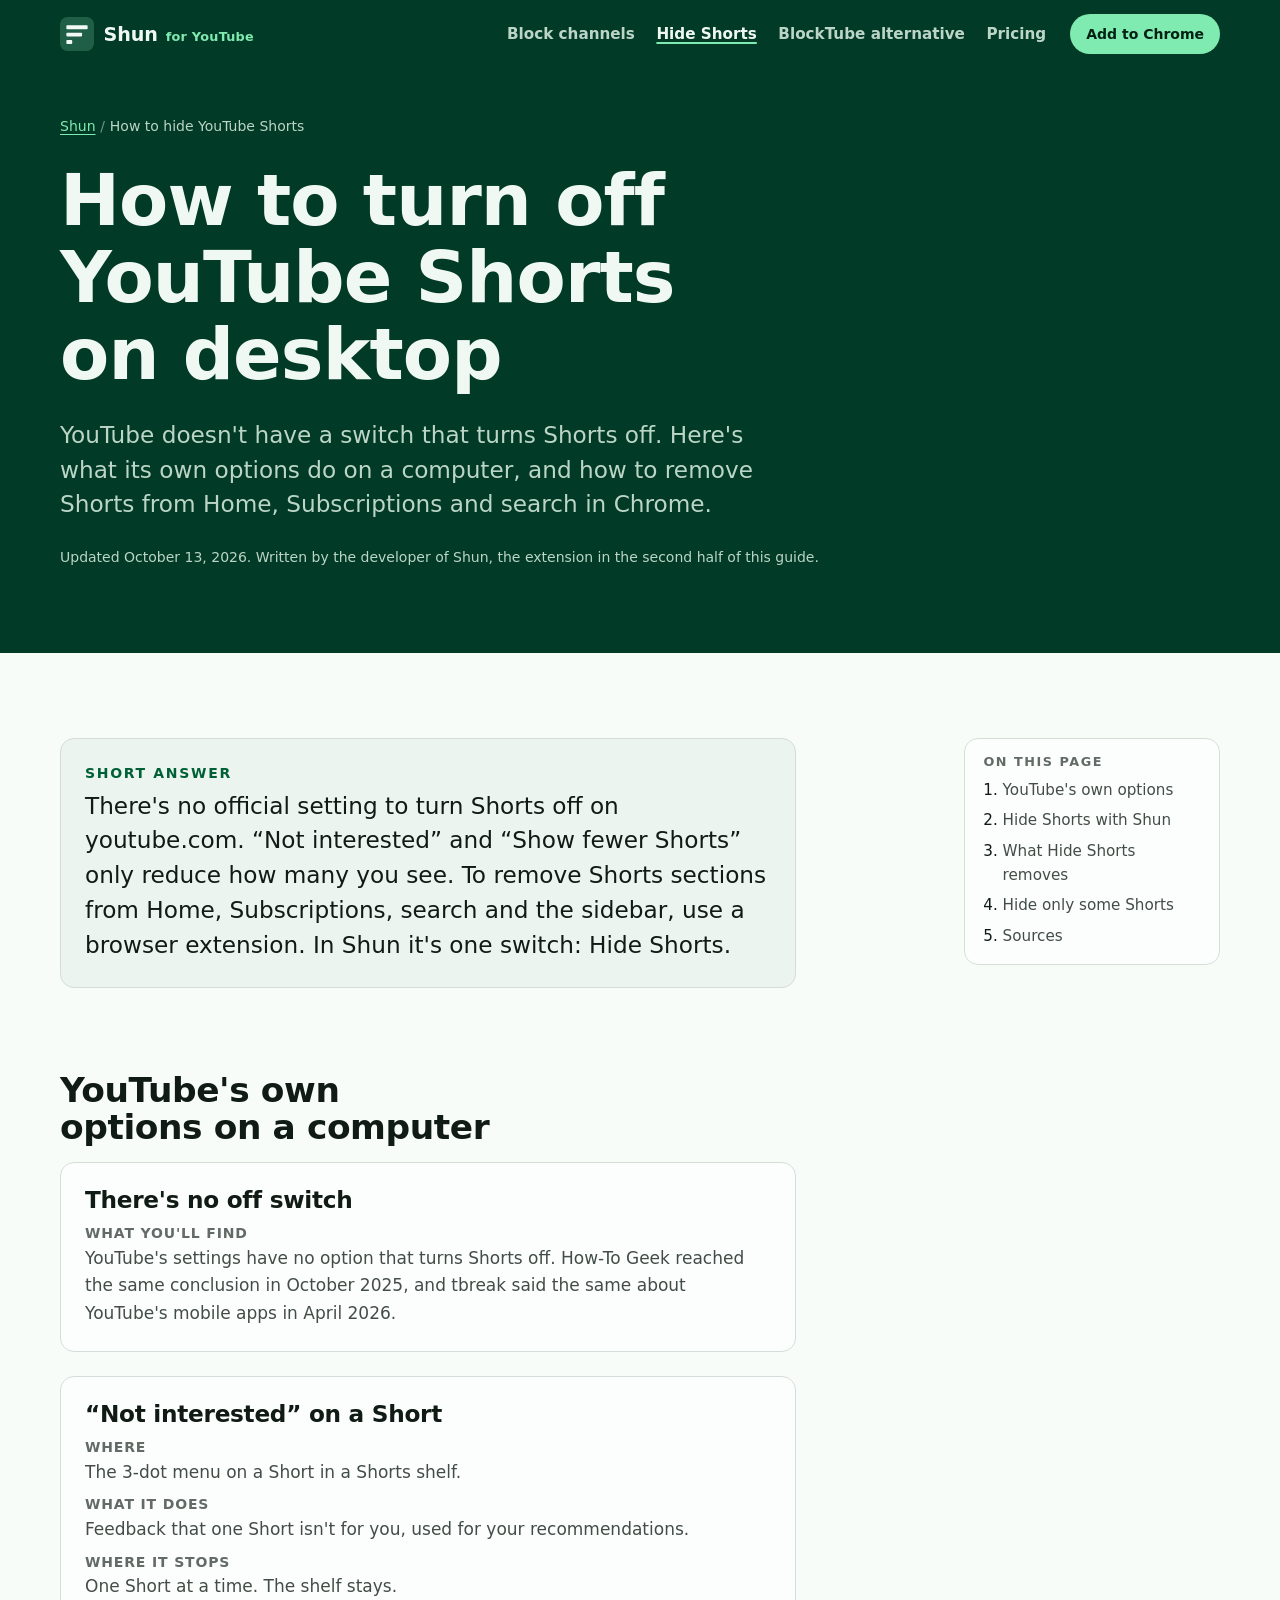
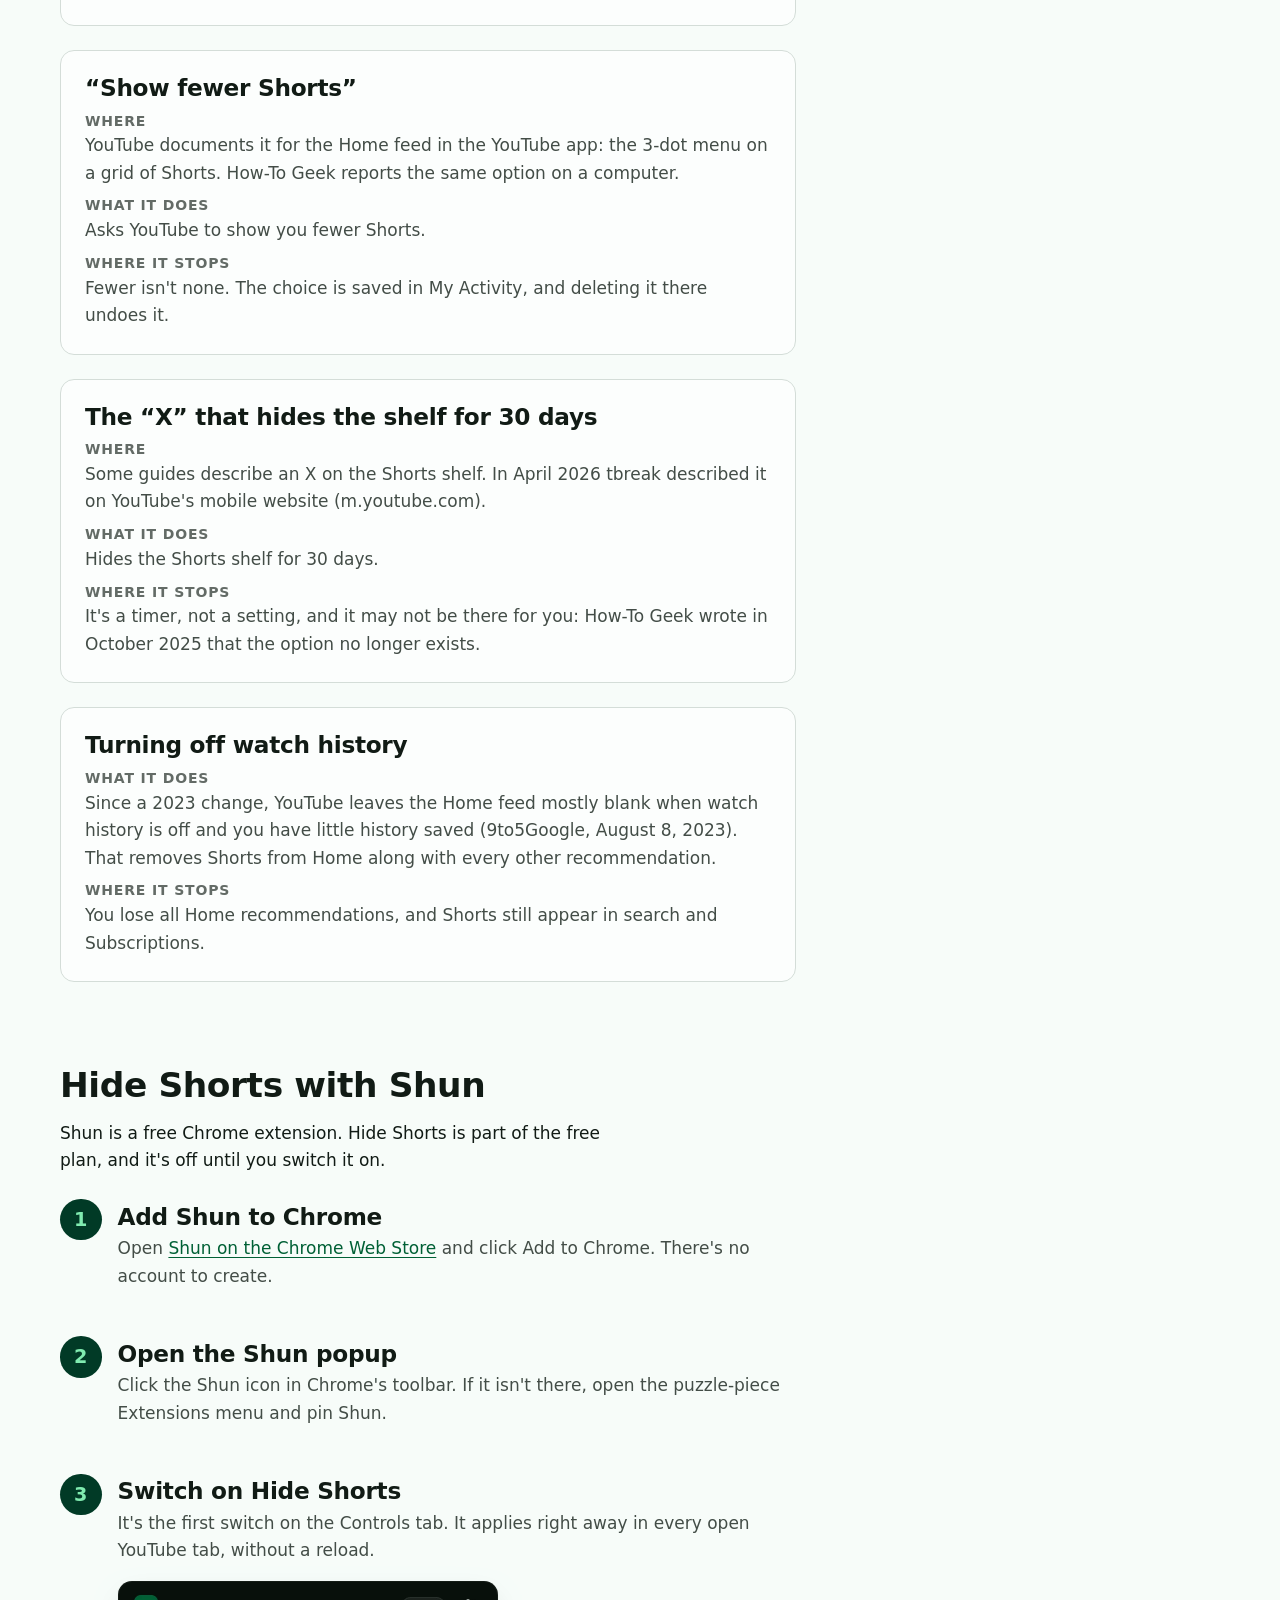
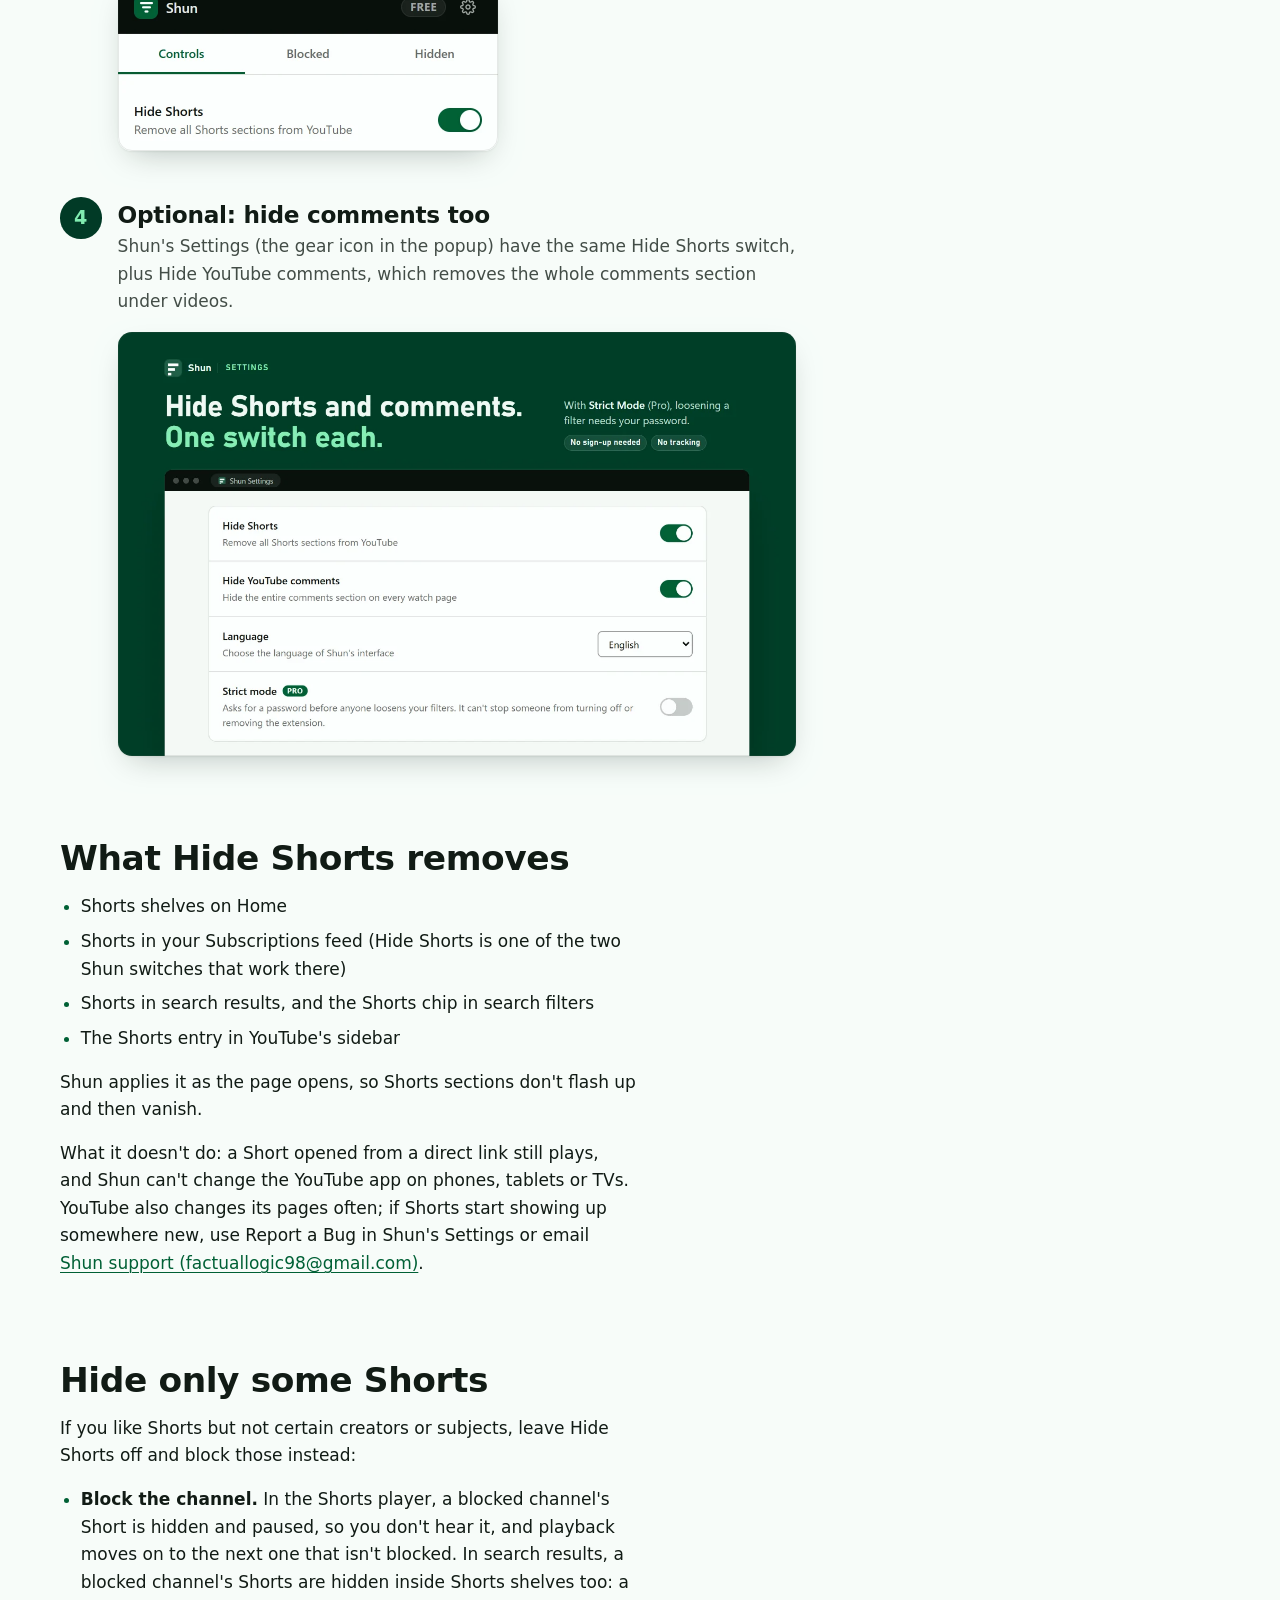
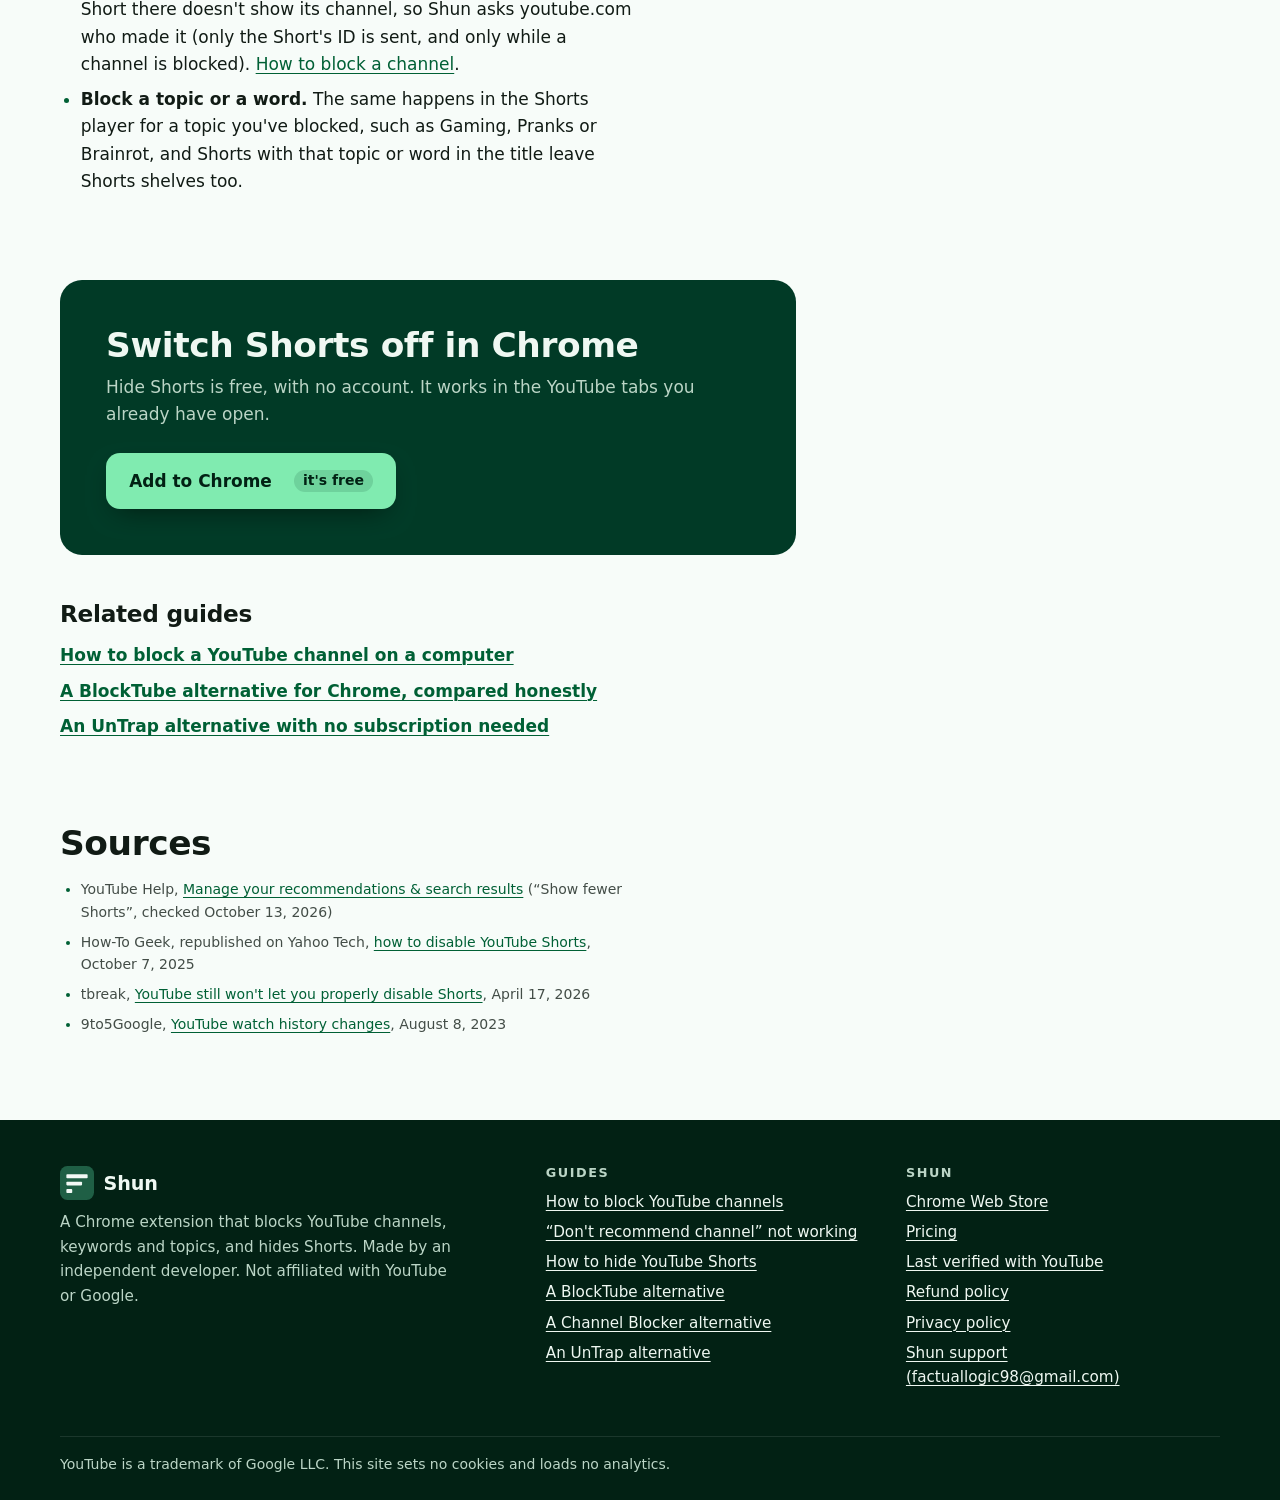
<file: hide-youtube-shorts.html>
<!DOCTYPE html>
<html lang="en">
<head>
  <meta charset="utf-8">
  <meta name="viewport" content="width=device-width, initial-scale=1">
  <title>How to Turn Off YouTube Shorts on Desktop (2026) | Shun</title>
  <meta name="description" content="YouTube has no setting to turn off Shorts on a computer. What its own options do, and how to disable Shorts on Home, Subscriptions and search in Chrome.">
  <link rel="canonical" href="https://flindustries.github.io/shun/hide-youtube-shorts.html">
  <meta name="color-scheme" content="light dark">
  <meta name="theme-color" content="#0f4732">
  <link rel="icon" href="assets/favicon.svg" type="image/svg+xml">
  <link rel="icon" href="assets/icon-128.png" type="image/png" sizes="128x128">
  <link rel="apple-touch-icon" href="assets/icon-128.png">
  <link rel="stylesheet" href="assets/site.css">

  <meta property="og:type" content="article">
  <meta property="og:site_name" content="Shun">
  <meta property="og:title" content="How to turn off YouTube Shorts on desktop">
  <meta property="og:description" content="YouTube has no off switch for Shorts on a computer. What its own options do, and how to remove Shorts from Home, Subscriptions and search in Chrome.">
  <meta property="og:url" content="https://flindustries.github.io/shun/hide-youtube-shorts.html">
  <meta property="og:image" content="https://flindustries.github.io/shun/assets/og.png">
  <meta property="og:image:width" content="1400">
  <meta property="og:image:height" content="560">
  <meta property="og:image:alt" content="Shun for YouTube: block the channels, words and topics you don't want. Hide Shorts and comments too.">
  <meta property="article:modified_time" content="2026-10-13">
  <meta name="twitter:card" content="summary_large_image">
  <meta name="twitter:title" content="How to turn off YouTube Shorts on desktop">
  <meta name="twitter:description" content="YouTube has no off switch for Shorts on a computer. What its own options do, and how to remove Shorts from Home, Subscriptions and search in Chrome.">
  <meta name="twitter:image" content="https://flindustries.github.io/shun/assets/og.png">

  <script type="application/ld+json">
  {
    "@context": "https://schema.org",
    "@type": "HowTo",
    "name": "How to turn off YouTube Shorts on desktop with Shun",
    "description": "Remove Shorts from YouTube's Home, Subscriptions, search and sidebar in Chrome with the Hide Shorts switch of the free Shun extension.",
    "image": "https://flindustries.github.io/shun/assets/cleanfeed-hide-shorts-and-comments.png",
    "tool": [{ "@type": "HowToTool", "name": "Google Chrome on a computer" }, { "@type": "HowToTool", "name": "Shun for YouTube (free Chrome extension)" }],
    "step": [
      { "@type": "HowToStep", "position": 1, "name": "Add Shun to Chrome", "text": "Open Shun's Chrome Web Store page and click Add to Chrome. There is no account to create.", "url": "https://flindustries.github.io/shun/hide-youtube-shorts.html#step-1" },
      { "@type": "HowToStep", "position": 2, "name": "Open the Shun popup", "text": "Click the Shun icon in Chrome's toolbar. If it isn't there, open the puzzle-piece Extensions menu and pin Shun.", "url": "https://flindustries.github.io/shun/hide-youtube-shorts.html#step-2" },
      { "@type": "HowToStep", "position": 3, "name": "Switch on Hide Shorts", "text": "On the Controls tab, switch on Hide Shorts. It applies right away in every open YouTube tab, without a reload.", "url": "https://flindustries.github.io/shun/hide-youtube-shorts.html#step-3", "image": "https://flindustries.github.io/shun/assets/guide-popup-hide-shorts-switch.webp" }
    ]
  }
  </script>
  <script type="application/ld+json">
  {
    "@context": "https://schema.org",
    "@type": "BreadcrumbList",
    "itemListElement": [
      { "@type": "ListItem", "position": 1, "name": "Shun", "item": "https://flindustries.github.io/shun/" },
      { "@type": "ListItem", "position": 2, "name": "How to turn off YouTube Shorts", "item": "https://flindustries.github.io/shun/hide-youtube-shorts.html" }
    ]
  }
  </script>
</head>
<body>
  <a class="skip-link" href="#main">Skip to content</a>

  <header class="site-header">
    <div class="wrap">
      <a class="brand" href="./" aria-label="Shun home">
        <svg viewBox="0 0 64 64" aria-hidden="true"><rect width="64" height="64" rx="14" fill="#1f5f45"/><rect x="12" y="15.5" width="40" height="7.5" rx="1.5" fill="#f3faf6"/><rect x="12" y="29.5" width="29.5" height="7" rx="1.5" fill="#f3faf6"/><rect x="12" y="43.5" width="11" height="7.5" rx="1.5" fill="#f3faf6"/></svg>
        <span>Shun <small>for YouTube</small></span>
      </a>
      <nav class="site-nav" aria-label="Main">
        <ul>
          <li><a href="how-to-block-youtube-channels.html">Block channels</a></li>
          <li><a href="hide-youtube-shorts.html" aria-current="page">Hide Shorts</a></li>
          <li><a href="blocktube-alternative.html"><span class="nav-long">BlockTube alternative</span><span class="nav-short">vs BlockTube</span></a></li>
          <li><a href="./#pricing">Pricing</a></li>
        </ul>
      </nav>
      <a class="header-cta" href="https://chromewebstore.google.com/detail/cleanfeed-for-youtube-blo/iikgdocegpniapcigmmgcnacfojmmnnd?utm_source=website&amp;utm_campaign=site">Add to Chrome</a>
    </div>
  </header>

  <main id="main">
    <div class="page-hero on-forest">
      <div class="wrap">
        <nav class="crumbs" aria-label="Breadcrumb">
          <ol>
            <li><a href="./">Shun</a></li>
            <li><span aria-current="page">How to hide YouTube Shorts</span></li>
          </ol>
        </nav>
        <h1>How to turn off YouTube Shorts on desktop</h1>
        <p class="page-lede">YouTube doesn't have a switch that turns Shorts off. Here's what its own options do on a computer, and how to remove Shorts from Home, Subscriptions and search in Chrome.</p>
        <p class="page-meta">Updated October 13, 2026. Written by the developer of Shun, the extension in the second half of this guide.</p>
      </div>
    </div>

    <div class="wrap article-layout">
      <nav class="toc" aria-labelledby="toc-title">
        <h2 id="toc-title">On this page</h2>
        <ol>
          <li><a href="#youtube-options">YouTube's own options</a></li>
          <li><a href="#cleanfeed-steps">Hide Shorts with Shun</a></li>
          <li><a href="#what-it-removes">What Hide Shorts removes</a></li>
          <li><a href="#some-shorts">Hide only some Shorts</a></li>
          <li><a href="#sources">Sources</a></li>
        </ol>
      </nav>

      <article class="article">
        <p class="answer"><strong>Short answer</strong>There's no official setting to turn Shorts off on youtube.com. “Not interested” and “Show fewer Shorts” only reduce how many you see. To remove Shorts sections from Home, Subscriptions, search and the sidebar, use a browser extension. In Shun it's one switch: Hide Shorts.</p>

        <h2 id="youtube-options">YouTube's own options on a computer</h2>

        <div class="options">
          <section class="option" aria-labelledby="opt-no-switch">
            <h3 id="opt-no-switch">There's no off switch</h3>
            <dl>
              <div><dt>What you'll find</dt><dd>YouTube's settings have no option that turns Shorts off. How-To Geek reached the same conclusion in October 2025, and tbreak said the same about YouTube's mobile apps in April 2026.</dd></div>
            </dl>
          </section>
          <section class="option" aria-labelledby="opt-not-interested">
            <h3 id="opt-not-interested">“Not interested” on a Short</h3>
            <dl>
              <div><dt>Where</dt><dd>The 3-dot menu on a Short in a Shorts shelf.</dd></div>
              <div><dt>What it does</dt><dd>Feedback that one Short isn't for you, used for your recommendations.</dd></div>
              <div><dt>Where it stops</dt><dd>One Short at a time. The shelf stays.</dd></div>
            </dl>
          </section>
          <section class="option" aria-labelledby="opt-show-fewer">
            <h3 id="opt-show-fewer">“Show fewer Shorts”</h3>
            <dl>
              <div><dt>Where</dt><dd>YouTube documents it for the Home feed in the YouTube app: the 3-dot menu on a grid of Shorts. How-To Geek reports the same option on a computer.</dd></div>
              <div><dt>What it does</dt><dd>Asks YouTube to show you fewer Shorts.</dd></div>
              <div><dt>Where it stops</dt><dd>Fewer isn't none. The choice is saved in My Activity, and deleting it there undoes it.</dd></div>
            </dl>
          </section>
          <section class="option" aria-labelledby="opt-x">
            <h3 id="opt-x">The “X” that hides the shelf for 30 days</h3>
            <dl>
              <div><dt>Where</dt><dd>Some guides describe an X on the Shorts shelf. In April 2026 tbreak described it on YouTube's mobile website (m.youtube.com).</dd></div>
              <div><dt>What it does</dt><dd>Hides the Shorts shelf for 30 days.</dd></div>
              <div><dt>Where it stops</dt><dd>It's a timer, not a setting, and it may not be there for you: How-To Geek wrote in October 2025 that the option no longer exists.</dd></div>
            </dl>
          </section>
          <section class="option" aria-labelledby="opt-history">
            <h3 id="opt-history">Turning off watch history</h3>
            <dl>
              <div><dt>What it does</dt><dd>Since a 2023 change, YouTube leaves the Home feed mostly blank when watch history is off and you have little history saved (9to5Google, August 8, 2023). That removes Shorts from Home along with every other recommendation.</dd></div>
              <div><dt>Where it stops</dt><dd>You lose all Home recommendations, and Shorts still appear in search and Subscriptions.</dd></div>
            </dl>
          </section>
        </div>

        <h2 id="cleanfeed-steps">Hide Shorts with Shun</h2>
        <p>Shun is a free Chrome extension. Hide Shorts is part of the free plan, and it's off until you switch it on.</p>

        <ol class="steps">
          <li id="step-1">
            <h3>Add Shun to Chrome</h3>
            <p>Open <a href="https://chromewebstore.google.com/detail/cleanfeed-for-youtube-blo/iikgdocegpniapcigmmgcnacfojmmnnd?utm_source=website&amp;utm_campaign=site">Shun on the Chrome Web Store</a> and click Add to Chrome. There's no account to create.</p>
          </li>
          <li id="step-2">
            <h3>Open the Shun popup</h3>
            <p>Click the Shun icon in Chrome's toolbar. If it isn't there, open the puzzle-piece Extensions menu and pin Shun.</p>
          </li>
          <li id="step-3">
            <h3>Switch on Hide Shorts</h3>
            <p>It's the first switch on the Controls tab. It applies right away in every open YouTube tab, without a reload.</p>
            <figure class="shot">
              <img src="assets/guide-popup-hide-shorts-switch.webp" width="760" height="340" loading="lazy" style="max-width: 380px"
                   alt="The Shun popup on its Controls tab, with the Hide Shorts switch turned on. Its description reads: Remove all Shorts sections from YouTube.">
            </figure>
          </li>
          <li id="step-4">
            <h3>Optional: hide comments too</h3>
            <p>Shun's Settings (the gear icon in the popup) have the same Hide Shorts switch, plus Hide YouTube comments, which removes the whole comments section under videos.</p>
            <figure class="shot">
              <a href="assets/cleanfeed-hide-shorts-and-comments.png" title="Open the full-size screenshot">
                <picture>
                  <source srcset="assets/cleanfeed-hide-shorts-and-comments.webp" type="image/webp">
                  <img src="assets/cleanfeed-hide-shorts-and-comments.png" width="1280" height="800" loading="lazy"
                       alt="Shun Settings with Hide Shorts and Hide YouTube comments switched on, a language menu, and Strict mode marked Pro.">
                </picture>
              </a>
            </figure>
          </li>
        </ol>

        <h2 id="what-it-removes">What Hide Shorts removes</h2>
        <ul>
          <li>Shorts shelves on Home</li>
          <li>Shorts in your Subscriptions feed (Hide Shorts is one of the two Shun switches that work there)</li>
          <li>Shorts in search results, and the Shorts chip in search filters</li>
          <li>The Shorts entry in YouTube's sidebar</li>
        </ul>
        <p>Shun applies it as the page opens, so Shorts sections don't flash up and then vanish.</p>
        <p>What it doesn't do: a Short opened from a direct link still plays, and Shun can't change the YouTube app on phones, tablets or TVs. YouTube also changes its pages often; if Shorts start showing up somewhere new, use Report a Bug in Shun's Settings or email <a href="mailto:factuallogic98@gmail.com">Shun support (factuallogic98@gmail.com)</a>.</p>

        <h2 id="some-shorts">Hide only some Shorts</h2>
        <p>If you like Shorts but not certain creators or subjects, leave Hide Shorts off and block those instead:</p>
        <ul>
          <li><strong>Block the channel.</strong> In the Shorts player, a blocked channel's Short is hidden and paused, so you don't hear it, and playback moves on to the next one that isn't blocked. In search results, a blocked channel's Shorts are hidden inside Shorts shelves too: a Short there doesn't show its channel, so Shun asks youtube.com who made it (only the Short's ID is sent, and only while a channel is blocked). <a href="how-to-block-youtube-channels.html">How to block a channel</a>.</li>
          <li><strong>Block a topic or a word.</strong> The same happens in the Shorts player for a topic you've blocked, such as Gaming, Pranks or Brainrot, and Shorts with that topic or word in the title leave Shorts shelves too.</li>
        </ul>

        <section class="article-cta" aria-labelledby="cta-title">
          <h2 id="cta-title">Switch Shorts off in Chrome</h2>
          <p>Hide Shorts is free, with no account. It works in the YouTube tabs you already have open.</p>
          <a class="btn btn-primary" href="https://chromewebstore.google.com/detail/cleanfeed-for-youtube-blo/iikgdocegpniapcigmmgcnacfojmmnnd?utm_source=website&amp;utm_campaign=site">Add to Chrome<span class="visually-hidden">,</span> <span class="btn-note">it's free</span></a>
        </section>

        <section class="related" aria-labelledby="related-title">
          <h2 id="related-title">Related guides</h2>
          <ul>
            <li><a href="how-to-block-youtube-channels.html">How to block a YouTube channel on a computer</a></li>
            <li><a href="blocktube-alternative.html">A BlockTube alternative for Chrome, compared honestly</a></li>
            <li><a href="untrap-alternative.html">An UnTrap alternative with no subscription needed</a></li>
          </ul>
        </section>

        <h2 id="sources">Sources</h2>
        <ul class="sources">
          <li>YouTube Help, <a href="https://support.google.com/youtube/answer/6342839">Manage your recommendations &amp; search results</a> (“Show fewer Shorts”, checked October 13, 2026)</li>
          <li>How-To Geek, republished on Yahoo Tech, <a href="https://tech.yahoo.com/apps/articles/disable-youtube-shorts-153013671.html">how to disable YouTube Shorts</a>, October 7, 2025</li>
          <li>tbreak, <a href="https://tbreak.com/turn-off-youtube-shorts-mobile/">YouTube still won't let you properly disable Shorts</a>, April 17, 2026</li>
          <li>9to5Google, <a href="https://9to5google.com/2023/08/08/youtube-watch-history-changes/">YouTube watch history changes</a>, August 8, 2023</li>
        </ul>
      </article>
    </div>
  </main>

  <footer class="site-footer">
    <div class="wrap">
      <div class="footer-grid">
        <div>
          <a class="brand" href="./">
            <svg viewBox="0 0 64 64" aria-hidden="true"><rect width="64" height="64" rx="14" fill="#1f5f45"/><rect x="12" y="15.5" width="40" height="7.5" rx="1.5" fill="#f3faf6"/><rect x="12" y="29.5" width="29.5" height="7" rx="1.5" fill="#f3faf6"/><rect x="12" y="43.5" width="11" height="7.5" rx="1.5" fill="#f3faf6"/></svg>
            <span>Shun</span>
          </a>
          <p>A Chrome extension that blocks YouTube channels, keywords and topics, and hides Shorts. Made by an independent developer. Not affiliated with YouTube or Google.</p>
        </div>
        <div>
          <h2>Guides</h2>
          <ul>
            <li><a href="how-to-block-youtube-channels.html">How to block YouTube channels</a></li>
            <li><a href="youtube-dont-recommend-channel-not-working.html">“Don't recommend channel” not working</a></li>
            <li><a href="hide-youtube-shorts.html">How to hide YouTube Shorts</a></li>
            <li><a href="blocktube-alternative.html">A BlockTube alternative</a></li>
            <li><a href="channel-blocker-alternative.html">A Channel Blocker alternative</a></li>
            <li><a href="untrap-alternative.html">An UnTrap alternative</a></li>
          </ul>
        </div>
        <div>
          <h2>Shun</h2>
          <ul>
            <li><a href="https://chromewebstore.google.com/detail/cleanfeed-for-youtube-blo/iikgdocegpniapcigmmgcnacfojmmnnd?utm_source=website&amp;utm_campaign=site">Chrome Web Store</a></li>
            <li><a href="./#pricing">Pricing</a></li>
            <li><a href="last-verified.html">Last verified with YouTube</a></li>
            <li><a href="refund-policy.html">Refund policy</a></li>
            <li><a href="privacy-policy.html">Privacy policy</a></li>
            <li><a href="mailto:factuallogic98@gmail.com">Shun support (factuallogic98@gmail.com)</a></li>
          </ul>
        </div>
      </div>
      <p class="footer-note">YouTube is a trademark of Google LLC. This site sets no cookies and loads no analytics.</p>
    </div>
  </footer>
</body>
</html>
</file>
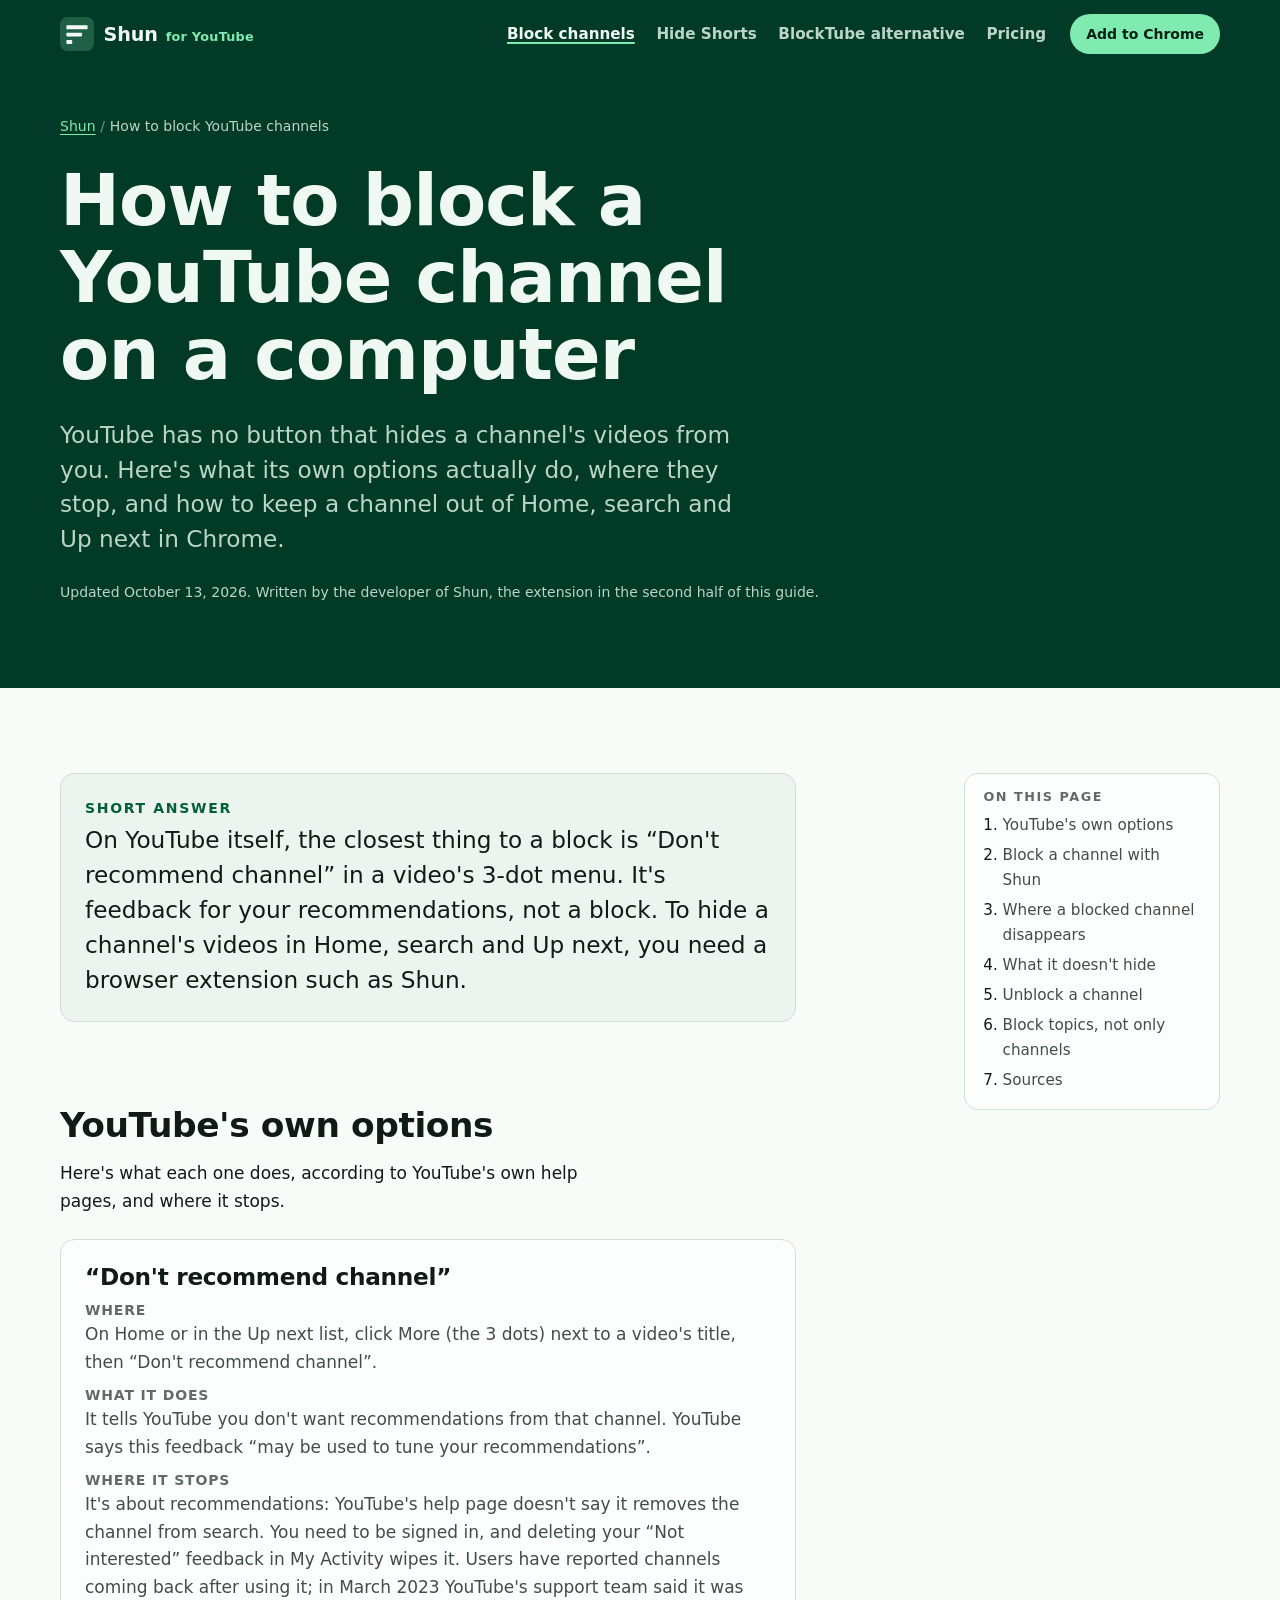
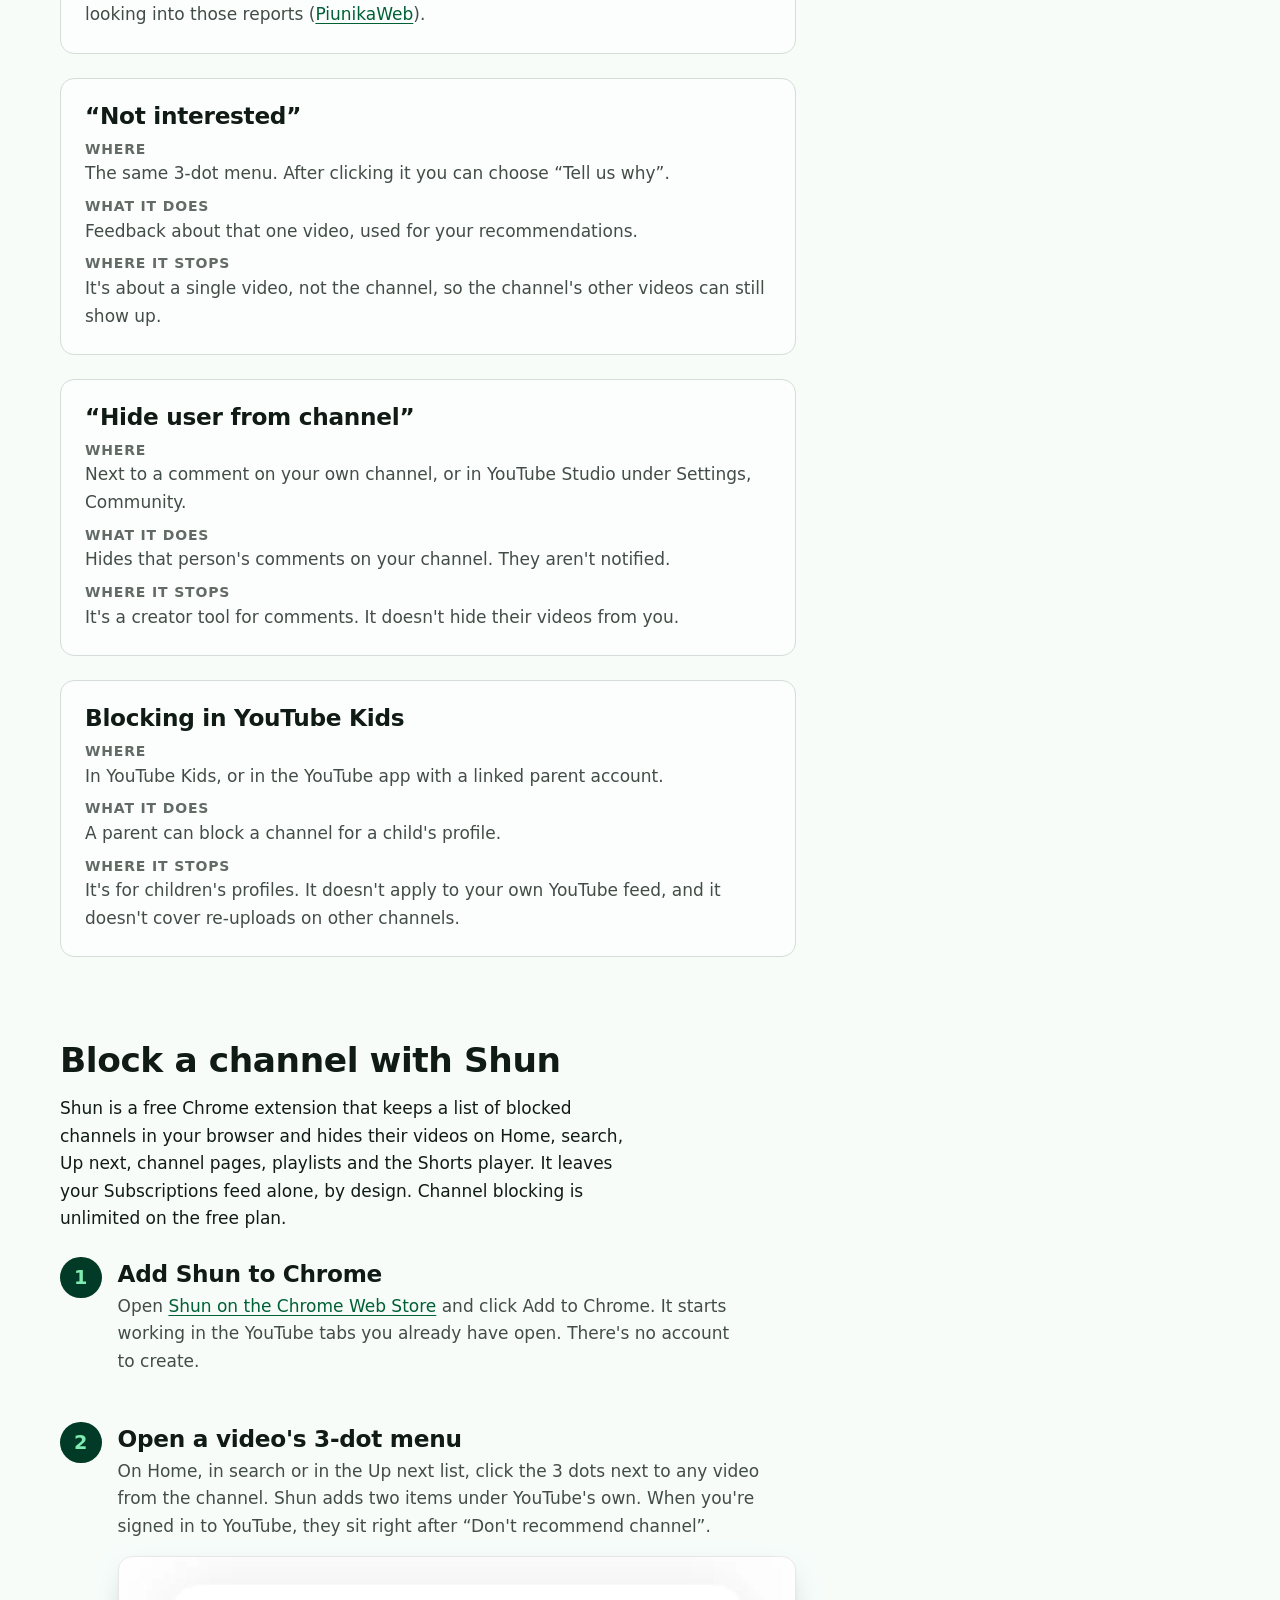
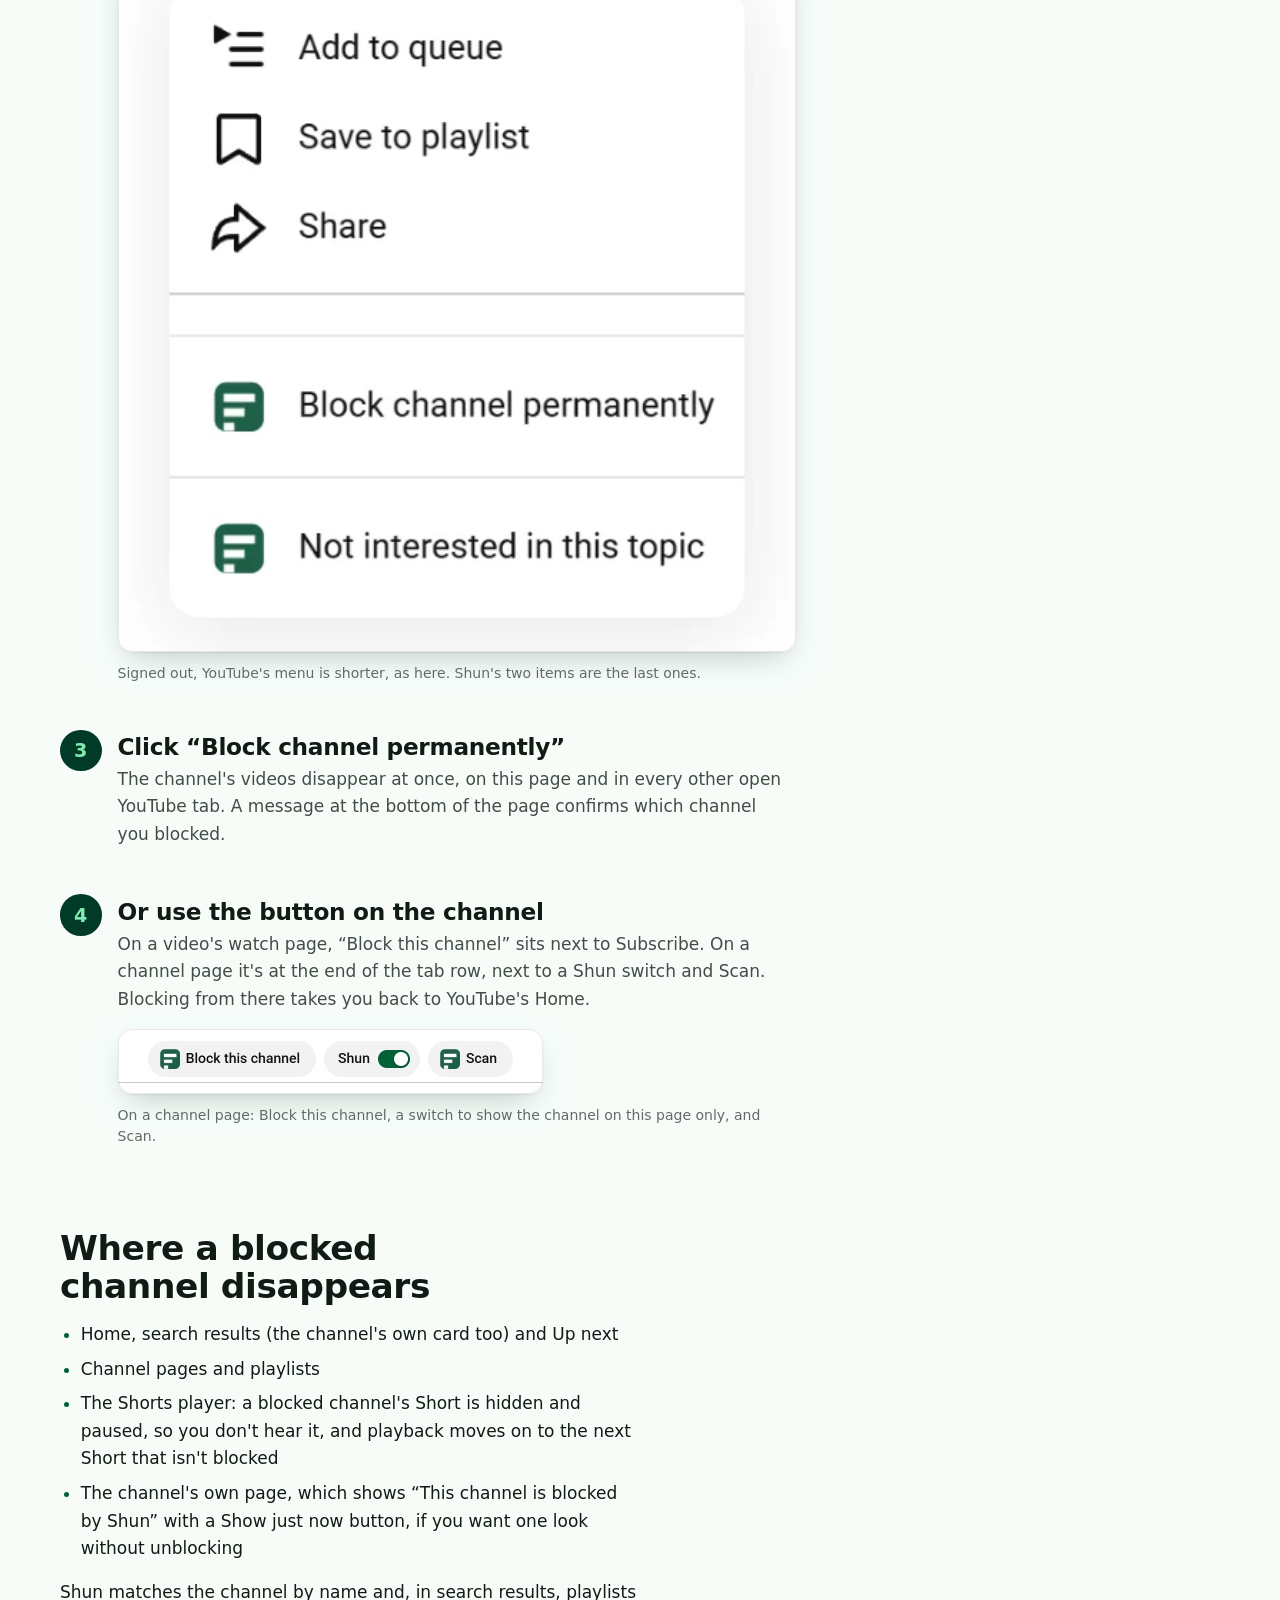
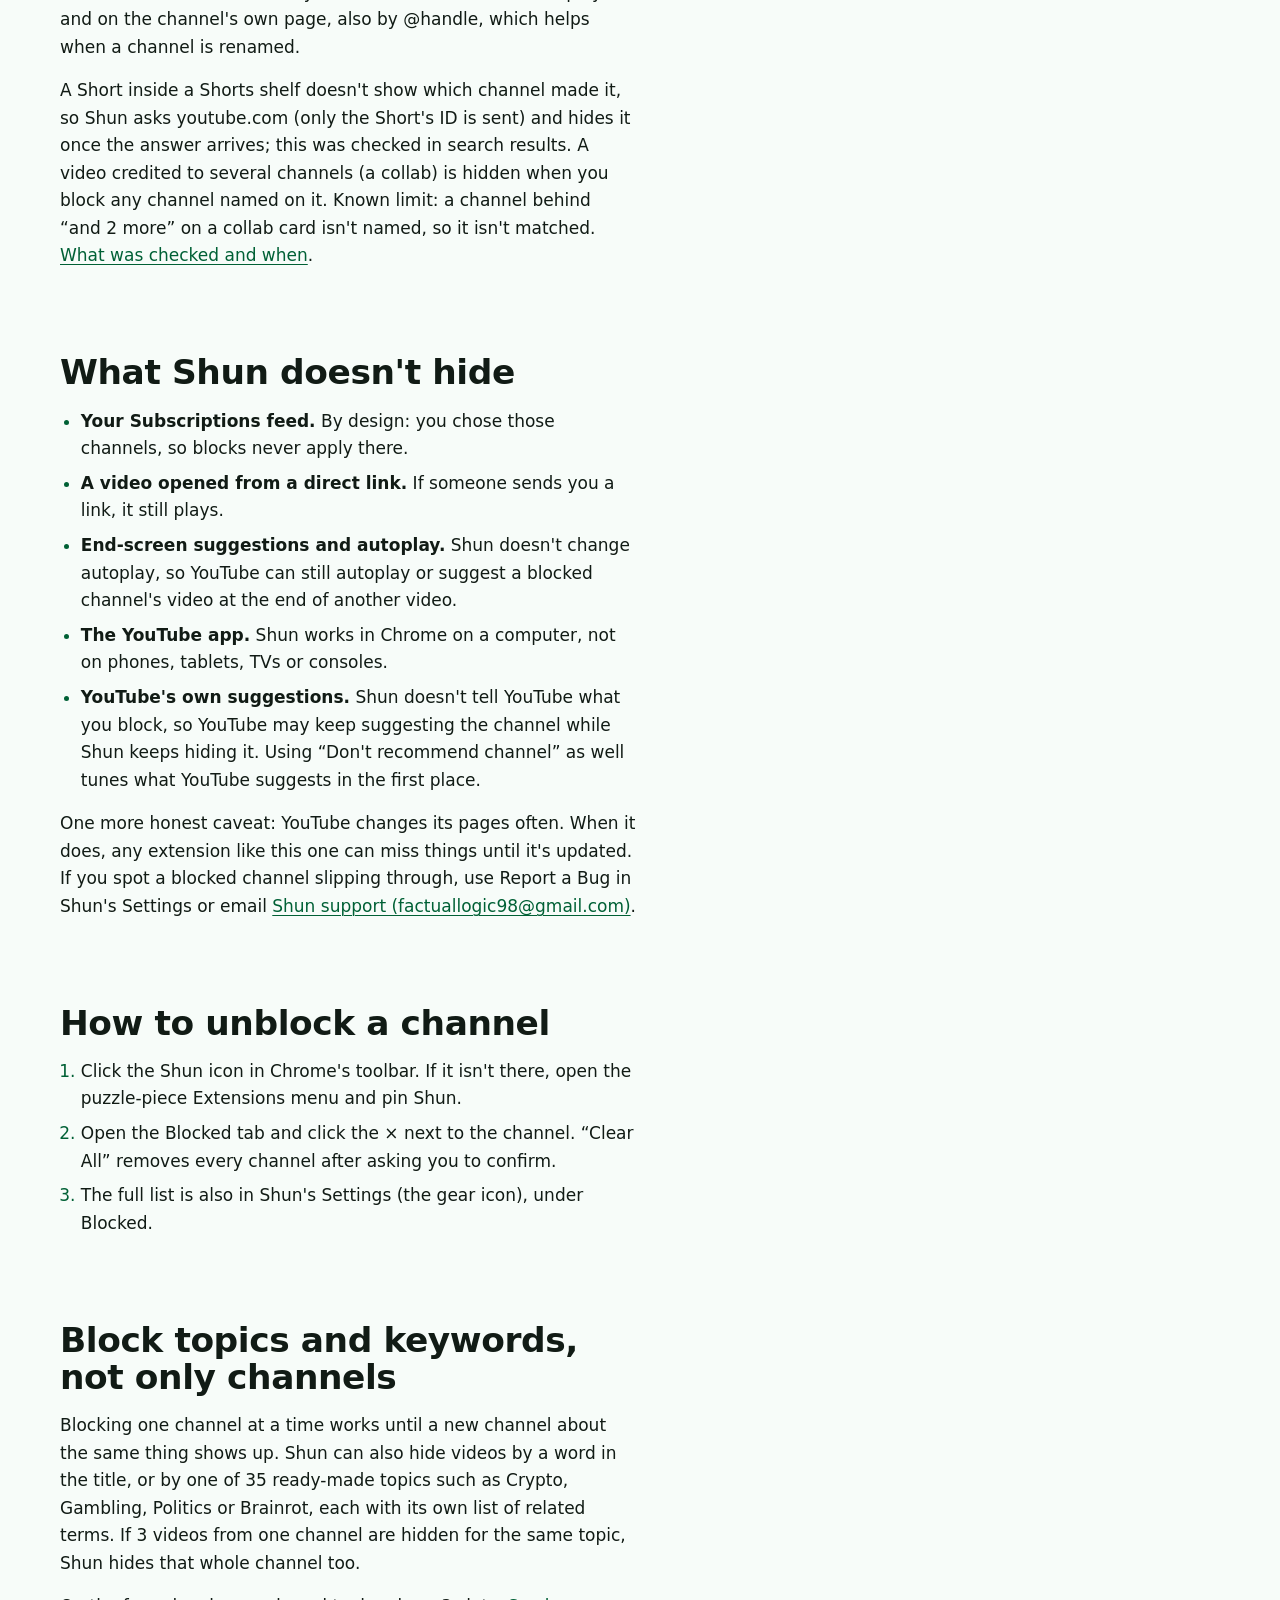
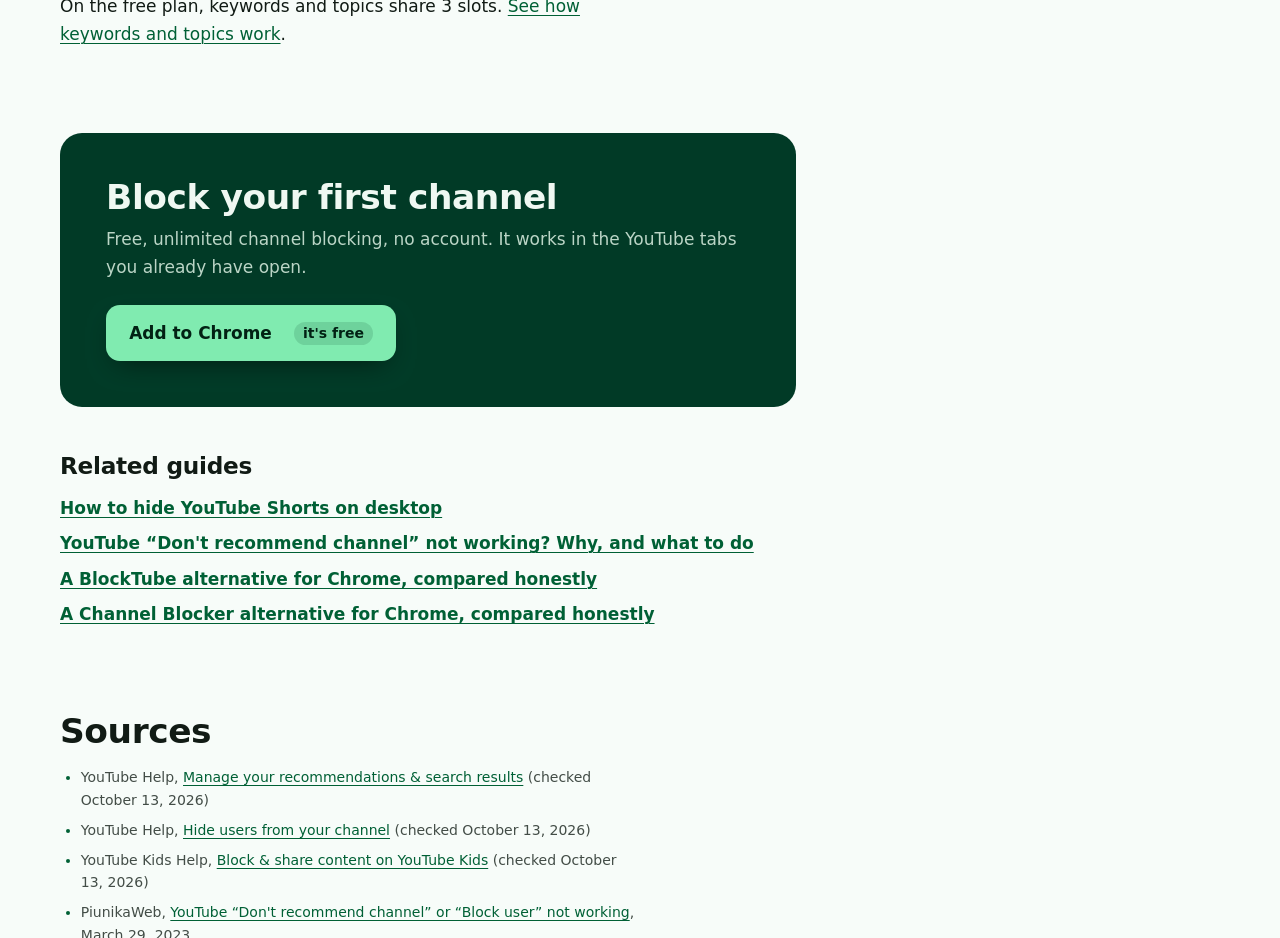
<file: how-to-block-youtube-channels.html>
<!DOCTYPE html>
<html lang="en">
<head>
  <meta charset="utf-8">
  <meta name="viewport" content="width=device-width, initial-scale=1">
  <title>How to Block a YouTube Channel on Desktop (2026) | Shun</title>
  <meta name="description" content="YouTube's “Don't recommend channel” only tunes recommendations. What each option does, and how to hide a channel from Home, search and Up next in Chrome.">
  <link rel="canonical" href="https://flindustries.github.io/shun/how-to-block-youtube-channels.html">
  <meta name="color-scheme" content="light dark">
  <meta name="theme-color" content="#0f4732">
  <link rel="icon" href="assets/favicon.svg" type="image/svg+xml">
  <link rel="icon" href="assets/icon-128.png" type="image/png" sizes="128x128">
  <link rel="apple-touch-icon" href="assets/icon-128.png">
  <link rel="stylesheet" href="assets/site.css">

  <meta property="og:type" content="article">
  <meta property="og:site_name" content="Shun">
  <meta property="og:title" content="How to block a YouTube channel on a computer">
  <meta property="og:description" content="What YouTube's own options really do, and how to hide a channel from Home, search and Up next in Chrome, step by step.">
  <meta property="og:url" content="https://flindustries.github.io/shun/how-to-block-youtube-channels.html">
  <meta property="og:image" content="https://flindustries.github.io/shun/assets/og.png">
  <meta property="og:image:width" content="1400">
  <meta property="og:image:height" content="560">
  <meta property="og:image:alt" content="Shun for YouTube: block the channels, words and topics you don't want.">
  <meta property="article:modified_time" content="2026-10-13">
  <meta name="twitter:card" content="summary_large_image">
  <meta name="twitter:title" content="How to block a YouTube channel on a computer">
  <meta name="twitter:description" content="What YouTube's own options really do, and how to hide a channel from Home, search and Up next in Chrome, step by step.">
  <meta name="twitter:image" content="https://flindustries.github.io/shun/assets/og.png">

  <script type="application/ld+json">
  {
    "@context": "https://schema.org",
    "@type": "HowTo",
    "name": "How to block a YouTube channel on a computer with Shun",
    "description": "Hide a YouTube channel's videos in Home, search and Up next using the free Shun extension for Chrome.",
    "image": "https://flindustries.github.io/shun/assets/cleanfeed-block-channel-permanently-menu.png",
    "tool": [{ "@type": "HowToTool", "name": "Google Chrome on a computer" }, { "@type": "HowToTool", "name": "Shun for YouTube (free Chrome extension)" }],
    "step": [
      { "@type": "HowToStep", "position": 1, "name": "Add Shun to Chrome", "text": "Open Shun's Chrome Web Store page and click Add to Chrome. It starts working in YouTube tabs that are already open, and there is no account to create.", "url": "https://flindustries.github.io/shun/how-to-block-youtube-channels.html#step-1" },
      { "@type": "HowToStep", "position": 2, "name": "Open a video's 3-dot menu", "text": "On YouTube's Home, in search or in the Up next list, click the 3-dot menu next to any video from the channel.", "url": "https://flindustries.github.io/shun/how-to-block-youtube-channels.html#step-2", "image": "https://flindustries.github.io/shun/assets/guide-block-channel-permanently.webp" },
      { "@type": "HowToStep", "position": 3, "name": "Click Block channel permanently", "text": "Pick Block channel permanently. The channel's videos disappear right away from every open YouTube tab.", "url": "https://flindustries.github.io/shun/how-to-block-youtube-channels.html#step-3" },
      { "@type": "HowToStep", "position": 4, "name": "Or use the Block this channel button", "text": "On a video's watch page, Block this channel sits next to Subscribe. On a channel page it is at the end of the tab row.", "url": "https://flindustries.github.io/shun/how-to-block-youtube-channels.html#step-4", "image": "https://flindustries.github.io/shun/assets/guide-block-this-channel-button.webp" }
    ]
  }
  </script>
  <script type="application/ld+json">
  {
    "@context": "https://schema.org",
    "@type": "BreadcrumbList",
    "itemListElement": [
      { "@type": "ListItem", "position": 1, "name": "Shun", "item": "https://flindustries.github.io/shun/" },
      { "@type": "ListItem", "position": 2, "name": "How to block YouTube channels", "item": "https://flindustries.github.io/shun/how-to-block-youtube-channels.html" }
    ]
  }
  </script>
</head>
<body>
  <a class="skip-link" href="#main">Skip to content</a>

  <header class="site-header">
    <div class="wrap">
      <a class="brand" href="./" aria-label="Shun home">
        <svg viewBox="0 0 64 64" aria-hidden="true"><rect width="64" height="64" rx="14" fill="#1f5f45"/><rect x="12" y="15.5" width="40" height="7.5" rx="1.5" fill="#f3faf6"/><rect x="12" y="29.5" width="29.5" height="7" rx="1.5" fill="#f3faf6"/><rect x="12" y="43.5" width="11" height="7.5" rx="1.5" fill="#f3faf6"/></svg>
        <span>Shun <small>for YouTube</small></span>
      </a>
      <nav class="site-nav" aria-label="Main">
        <ul>
          <li><a href="how-to-block-youtube-channels.html" aria-current="page">Block channels</a></li>
          <li><a href="hide-youtube-shorts.html">Hide Shorts</a></li>
          <li><a href="blocktube-alternative.html"><span class="nav-long">BlockTube alternative</span><span class="nav-short">vs BlockTube</span></a></li>
          <li><a href="./#pricing">Pricing</a></li>
        </ul>
      </nav>
      <a class="header-cta" href="https://chromewebstore.google.com/detail/cleanfeed-for-youtube-blo/iikgdocegpniapcigmmgcnacfojmmnnd?utm_source=website&amp;utm_campaign=site">Add to Chrome</a>
    </div>
  </header>

  <main id="main">
    <div class="page-hero on-forest">
      <div class="wrap">
        <nav class="crumbs" aria-label="Breadcrumb">
          <ol>
            <li><a href="./">Shun</a></li>
            <li><span aria-current="page">How to block YouTube channels</span></li>
          </ol>
        </nav>
        <h1>How to block a YouTube channel on a computer</h1>
        <p class="page-lede">YouTube has no button that hides a channel's videos from you. Here's what its own options actually do, where they stop, and how to keep a channel out of Home, search and Up next in Chrome.</p>
        <p class="page-meta">Updated October 13, 2026. Written by the developer of Shun, the extension in the second half of this guide.</p>
      </div>
    </div>

    <div class="wrap article-layout">
      <nav class="toc" aria-labelledby="toc-title">
        <h2 id="toc-title">On this page</h2>
        <ol>
          <li><a href="#youtube-options">YouTube's own options</a></li>
          <li><a href="#cleanfeed-steps">Block a channel with Shun</a></li>
          <li><a href="#where-hidden">Where a blocked channel disappears</a></li>
          <li><a href="#limits">What it doesn't hide</a></li>
          <li><a href="#unblock">Unblock a channel</a></li>
          <li><a href="#topics">Block topics, not only channels</a></li>
          <li><a href="#sources">Sources</a></li>
        </ol>
      </nav>

      <article class="article">
        <p class="answer"><strong>Short answer</strong>On YouTube itself, the closest thing to a block is “Don't recommend channel” in a video's 3-dot menu. It's feedback for your recommendations, not a block. To hide a channel's videos in Home, search and Up next, you need a browser extension such as Shun.</p>

        <h2 id="youtube-options">YouTube's own options</h2>
        <p>Here's what each one does, according to YouTube's own help pages, and where it stops.</p>

        <div class="options">
          <section class="option" aria-labelledby="opt-dont-recommend">
            <h3 id="opt-dont-recommend">“Don't recommend channel”</h3>
            <dl>
              <div><dt>Where</dt><dd>On Home or in the Up next list, click More (the 3 dots) next to a video's title, then “Don't recommend channel”.</dd></div>
              <div><dt>What it does</dt><dd>It tells YouTube you don't want recommendations from that channel. YouTube says this feedback “may be used to tune your recommendations”.</dd></div>
              <div><dt>Where it stops</dt><dd>It's about recommendations: YouTube's help page doesn't say it removes the channel from search. You need to be signed in, and deleting your “Not interested” feedback in My Activity wipes it. Users have reported channels coming back after using it; in March 2023 YouTube's support team said it was looking into those reports (<a href="https://piunikaweb.com/2023/03/29/youtube-dont-recommend-channel-or-block-user-not-working/">PiunikaWeb</a>).</dd></div>
            </dl>
          </section>
          <section class="option" aria-labelledby="opt-not-interested">
            <h3 id="opt-not-interested">“Not interested”</h3>
            <dl>
              <div><dt>Where</dt><dd>The same 3-dot menu. After clicking it you can choose “Tell us why”.</dd></div>
              <div><dt>What it does</dt><dd>Feedback about that one video, used for your recommendations.</dd></div>
              <div><dt>Where it stops</dt><dd>It's about a single video, not the channel, so the channel's other videos can still show up.</dd></div>
            </dl>
          </section>
          <section class="option" aria-labelledby="opt-hide-user">
            <h3 id="opt-hide-user">“Hide user from channel”</h3>
            <dl>
              <div><dt>Where</dt><dd>Next to a comment on your own channel, or in YouTube Studio under Settings, Community.</dd></div>
              <div><dt>What it does</dt><dd>Hides that person's comments on your channel. They aren't notified.</dd></div>
              <div><dt>Where it stops</dt><dd>It's a creator tool for comments. It doesn't hide their videos from you.</dd></div>
            </dl>
          </section>
          <section class="option" aria-labelledby="opt-kids">
            <h3 id="opt-kids">Blocking in YouTube Kids</h3>
            <dl>
              <div><dt>Where</dt><dd>In YouTube Kids, or in the YouTube app with a linked parent account.</dd></div>
              <div><dt>What it does</dt><dd>A parent can block a channel for a child's profile.</dd></div>
              <div><dt>Where it stops</dt><dd>It's for children's profiles. It doesn't apply to your own YouTube feed, and it doesn't cover re-uploads on other channels.</dd></div>
            </dl>
          </section>
        </div>

        <h2 id="cleanfeed-steps">Block a channel with Shun</h2>
        <p>Shun is a free Chrome extension that keeps a list of blocked channels in your browser and hides their videos on Home, search, Up next, channel pages, playlists and the Shorts player. It leaves your Subscriptions feed alone, by design. Channel blocking is unlimited on the free plan.</p>

        <ol class="steps">
          <li id="step-1">
            <h3>Add Shun to Chrome</h3>
            <p>Open <a href="https://chromewebstore.google.com/detail/cleanfeed-for-youtube-blo/iikgdocegpniapcigmmgcnacfojmmnnd?utm_source=website&amp;utm_campaign=site">Shun on the Chrome Web Store</a> and click Add to Chrome. It starts working in the YouTube tabs you already have open. There's no account to create.</p>
          </li>
          <li id="step-2">
            <h3>Open a video's 3-dot menu</h3>
            <p>On Home, in search or in the Up next list, click the 3 dots next to any video from the channel. Shun adds two items under YouTube's own. When you're signed in to YouTube, they sit right after “Don't recommend channel”.</p>
            <figure class="shot">
              <picture>
                <source media="(max-width: 600px)" srcset="assets/cleanfeed-3-dot-menu-items.webp" width="474" height="486">
                <img src="assets/guide-block-channel-permanently.webp" width="1300" height="427" loading="lazy"
                     alt="A YouTube search result with its 3-dot menu open. Below Add to queue, Save to playlist and Share, Shun adds Block channel permanently and Not interested in this topic.">
              </picture>
              <figcaption>Signed out, YouTube's menu is shorter, as here. Shun's two items are the last ones.</figcaption>
            </figure>
          </li>
          <li id="step-3">
            <h3>Click “Block channel permanently”</h3>
            <p>The channel's videos disappear at once, on this page and in every other open YouTube tab. A message at the bottom of the page confirms which channel you blocked.</p>
          </li>
          <li id="step-4">
            <h3>Or use the button on the channel</h3>
            <p>On a video's watch page, “Block this channel” sits next to Subscribe. On a channel page it's at the end of the tab row, next to a Shun switch and Scan. Blocking from there takes you back to YouTube's Home.</p>
            <figure class="shot">
              <img src="assets/guide-block-this-channel-button.webp" width="850" height="130" loading="lazy" style="max-width: 425px"
                   alt="Shun's buttons at the end of a YouTube channel's tab row: Block this channel, a Shun on/off switch, and Scan.">
              <figcaption>On a channel page: Block this channel, a switch to show the channel on this page only, and Scan.</figcaption>
            </figure>
          </li>
        </ol>

        <h2 id="where-hidden">Where a blocked channel disappears</h2>
        <ul>
          <li>Home, search results (the channel's own card too) and Up next</li>
          <li>Channel pages and playlists</li>
          <li>The Shorts player: a blocked channel's Short is hidden and paused, so you don't hear it, and playback moves on to the next Short that isn't blocked</li>
          <li>The channel's own page, which shows “This channel is blocked by Shun” with a Show just now button, if you want one look without unblocking</li>
        </ul>
        <p>Shun matches the channel by name and, in search results, playlists and on the channel's own page, also by @handle, which helps when a channel is renamed.</p>
        <p>A Short inside a Shorts shelf doesn't show which channel made it, so Shun asks youtube.com (only the Short's ID is sent) and hides it once the answer arrives; this was checked in search results. A video credited to several channels (a collab) is hidden when you block any channel named on it. Known limit: a channel behind “and 2 more” on a collab card isn't named, so it isn't matched. <a href="last-verified.html">What was checked and when</a>.</p>

        <h2 id="limits">What Shun doesn't hide</h2>
        <ul>
          <li><strong>Your Subscriptions feed.</strong> By design: you chose those channels, so blocks never apply there.</li>
          <li><strong>A video opened from a direct link.</strong> If someone sends you a link, it still plays.</li>
          <li><strong>End-screen suggestions and autoplay.</strong> Shun doesn't change autoplay, so YouTube can still autoplay or suggest a blocked channel's video at the end of another video.</li>
          <li><strong>The YouTube app.</strong> Shun works in Chrome on a computer, not on phones, tablets, TVs or consoles.</li>
          <li><strong>YouTube's own suggestions.</strong> Shun doesn't tell YouTube what you block, so YouTube may keep suggesting the channel while Shun keeps hiding it. Using “Don't recommend channel” as well tunes what YouTube suggests in the first place.</li>
        </ul>
        <p>One more honest caveat: YouTube changes its pages often. When it does, any extension like this one can miss things until it's updated. If you spot a blocked channel slipping through, use Report a Bug in Shun's Settings or email <a href="mailto:factuallogic98@gmail.com">Shun support (factuallogic98@gmail.com)</a>.</p>

        <h2 id="unblock">How to unblock a channel</h2>
        <ol>
          <li>Click the Shun icon in Chrome's toolbar. If it isn't there, open the puzzle-piece Extensions menu and pin Shun.</li>
          <li>Open the Blocked tab and click the × next to the channel. “Clear All” removes every channel after asking you to confirm.</li>
          <li>The full list is also in Shun's Settings (the gear icon), under Blocked.</li>
        </ol>

        <h2 id="topics">Block topics and keywords, not only channels</h2>
        <p>Blocking one channel at a time works until a new channel about the same thing shows up. Shun can also hide videos by a word in the title, or by one of 35 ready-made topics such as Crypto, Gambling, Politics or Brainrot, each with its own list of related terms. If 3 videos from one channel are hidden for the same topic, Shun hides that whole channel too.</p>
        <p>On the free plan, keywords and topics share 3 slots. <a href="./#features">See how keywords and topics work</a>.</p>

        <section class="article-cta" aria-labelledby="cta-title">
          <h2 id="cta-title">Block your first channel</h2>
          <p>Free, unlimited channel blocking, no account. It works in the YouTube tabs you already have open.</p>
          <a class="btn btn-primary" href="https://chromewebstore.google.com/detail/cleanfeed-for-youtube-blo/iikgdocegpniapcigmmgcnacfojmmnnd?utm_source=website&amp;utm_campaign=site">Add to Chrome<span class="visually-hidden">,</span> <span class="btn-note">it's free</span></a>
        </section>

        <section class="related" aria-labelledby="related-title">
          <h2 id="related-title">Related guides</h2>
          <ul>
            <li><a href="hide-youtube-shorts.html">How to hide YouTube Shorts on desktop</a></li>
            <li><a href="youtube-dont-recommend-channel-not-working.html">YouTube “Don't recommend channel” not working? Why, and what to do</a></li>
            <li><a href="blocktube-alternative.html">A BlockTube alternative for Chrome, compared honestly</a></li>
            <li><a href="channel-blocker-alternative.html">A Channel Blocker alternative for Chrome, compared honestly</a></li>
          </ul>
        </section>

        <h2 id="sources">Sources</h2>
        <ul class="sources">
          <li>YouTube Help, <a href="https://support.google.com/youtube/answer/6342839">Manage your recommendations &amp; search results</a> (checked October 13, 2026)</li>
          <li>YouTube Help, <a href="https://support.google.com/youtube/answer/9482361">Hide users from your channel</a> (checked October 13, 2026)</li>
          <li>YouTube Kids Help, <a href="https://support.google.com/youtubekids/answer/7178746">Block &amp; share content on YouTube Kids</a> (checked October 13, 2026)</li>
          <li>PiunikaWeb, <a href="https://piunikaweb.com/2023/03/29/youtube-dont-recommend-channel-or-block-user-not-working/">YouTube “Don't recommend channel” or “Block user” not working</a>, March 29, 2023</li>
        </ul>
      </article>
    </div>
  </main>

  <footer class="site-footer">
    <div class="wrap">
      <div class="footer-grid">
        <div>
          <a class="brand" href="./">
            <svg viewBox="0 0 64 64" aria-hidden="true"><rect width="64" height="64" rx="14" fill="#1f5f45"/><rect x="12" y="15.5" width="40" height="7.5" rx="1.5" fill="#f3faf6"/><rect x="12" y="29.5" width="29.5" height="7" rx="1.5" fill="#f3faf6"/><rect x="12" y="43.5" width="11" height="7.5" rx="1.5" fill="#f3faf6"/></svg>
            <span>Shun</span>
          </a>
          <p>A Chrome extension that blocks YouTube channels, keywords and topics, and hides Shorts. Made by an independent developer. Not affiliated with YouTube or Google.</p>
        </div>
        <div>
          <h2>Guides</h2>
          <ul>
            <li><a href="how-to-block-youtube-channels.html">How to block YouTube channels</a></li>
            <li><a href="youtube-dont-recommend-channel-not-working.html">“Don't recommend channel” not working</a></li>
            <li><a href="hide-youtube-shorts.html">How to hide YouTube Shorts</a></li>
            <li><a href="blocktube-alternative.html">A BlockTube alternative</a></li>
            <li><a href="channel-blocker-alternative.html">A Channel Blocker alternative</a></li>
            <li><a href="untrap-alternative.html">An UnTrap alternative</a></li>
          </ul>
        </div>
        <div>
          <h2>Shun</h2>
          <ul>
            <li><a href="https://chromewebstore.google.com/detail/cleanfeed-for-youtube-blo/iikgdocegpniapcigmmgcnacfojmmnnd?utm_source=website&amp;utm_campaign=site">Chrome Web Store</a></li>
            <li><a href="./#pricing">Pricing</a></li>
            <li><a href="last-verified.html">Last verified with YouTube</a></li>
            <li><a href="refund-policy.html">Refund policy</a></li>
            <li><a href="privacy-policy.html">Privacy policy</a></li>
            <li><a href="mailto:factuallogic98@gmail.com">Shun support (factuallogic98@gmail.com)</a></li>
          </ul>
        </div>
      </div>
      <p class="footer-note">YouTube is a trademark of Google LLC. This site sets no cookies and loads no analytics.</p>
    </div>
  </footer>
</body>
</html>
</file>
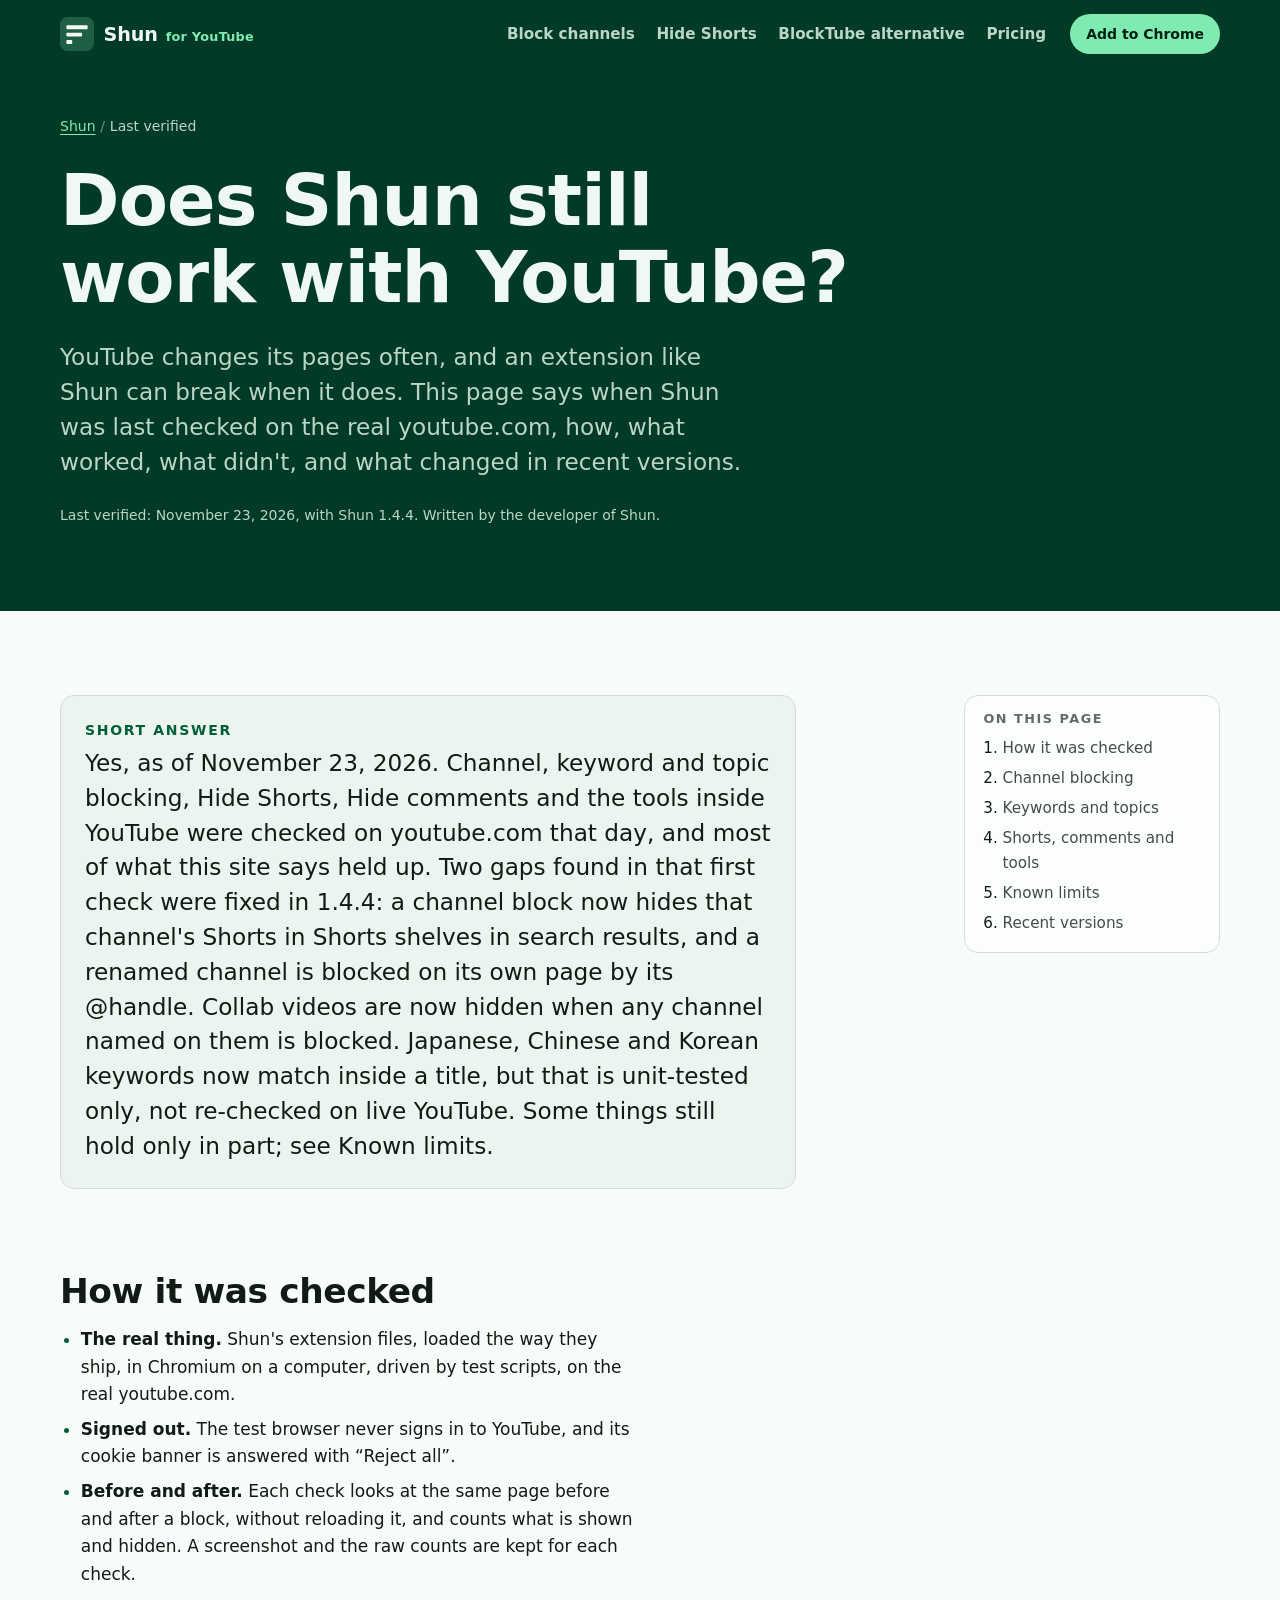
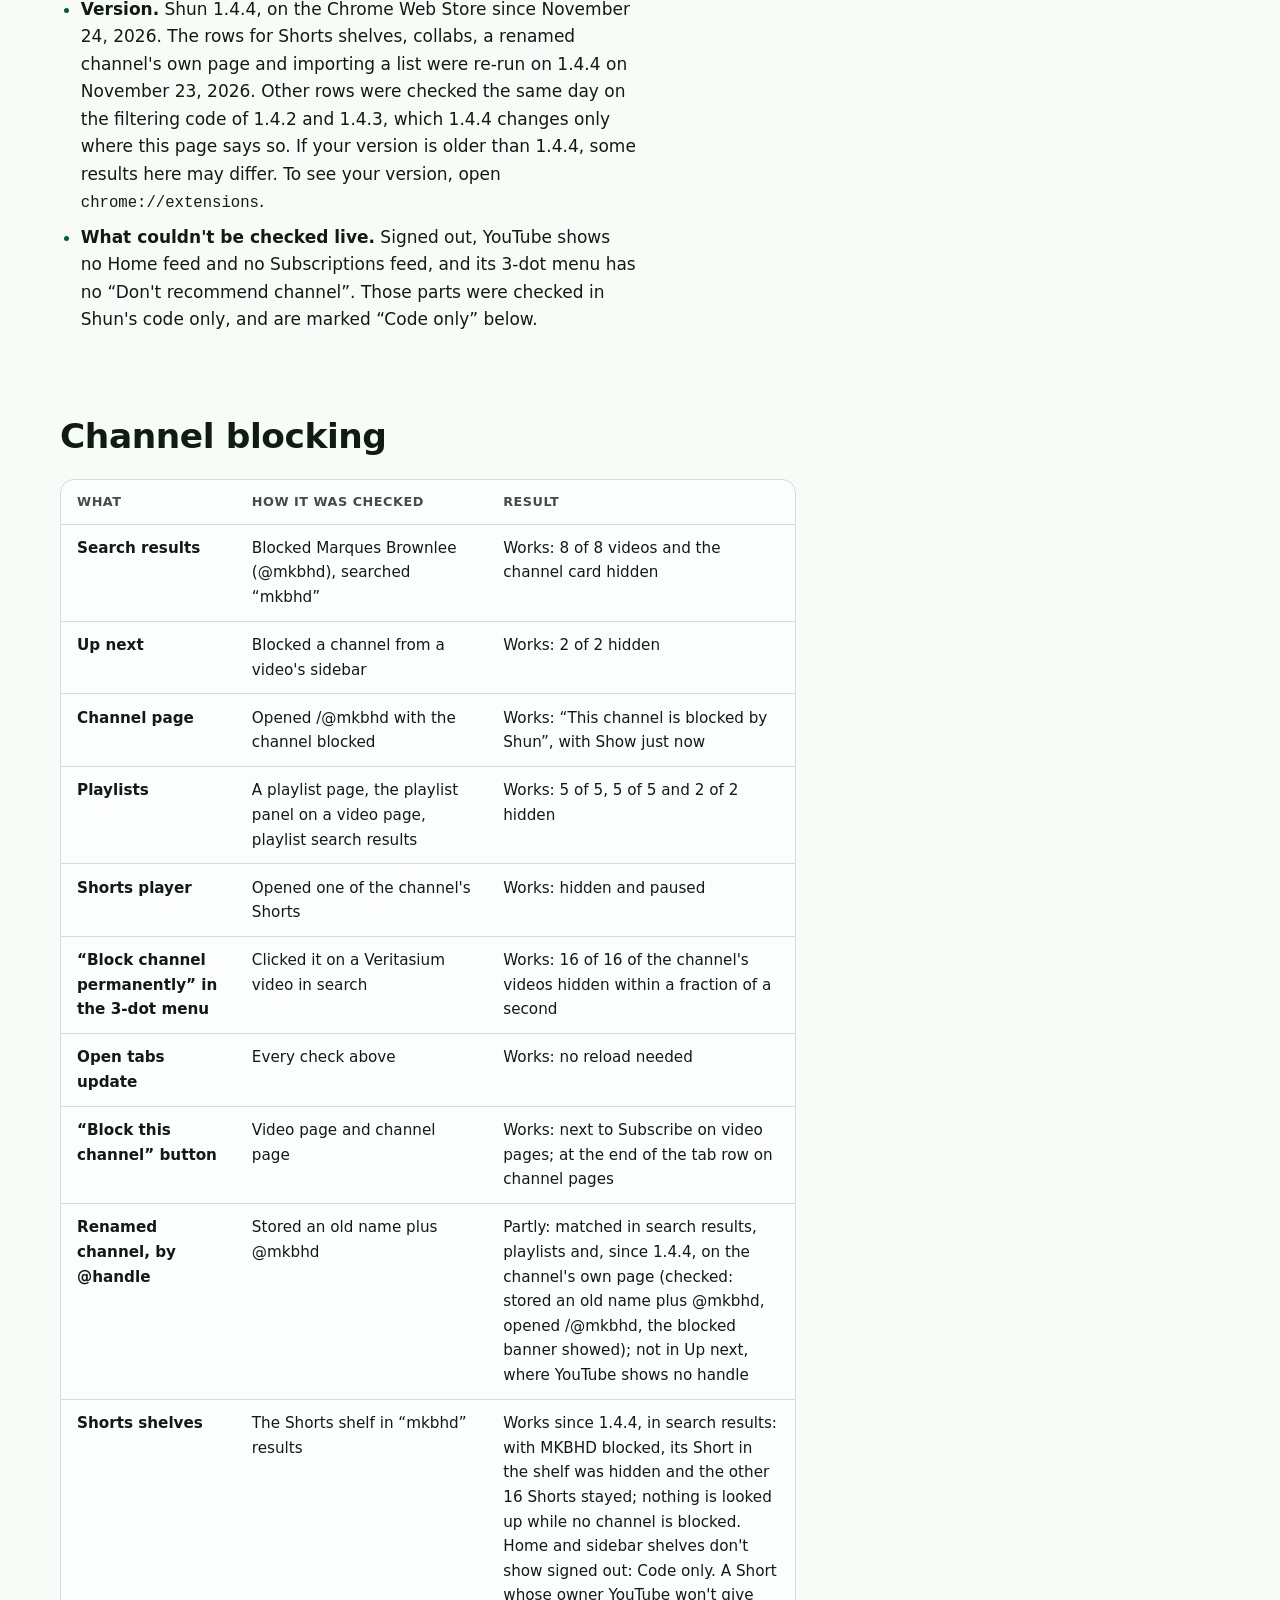
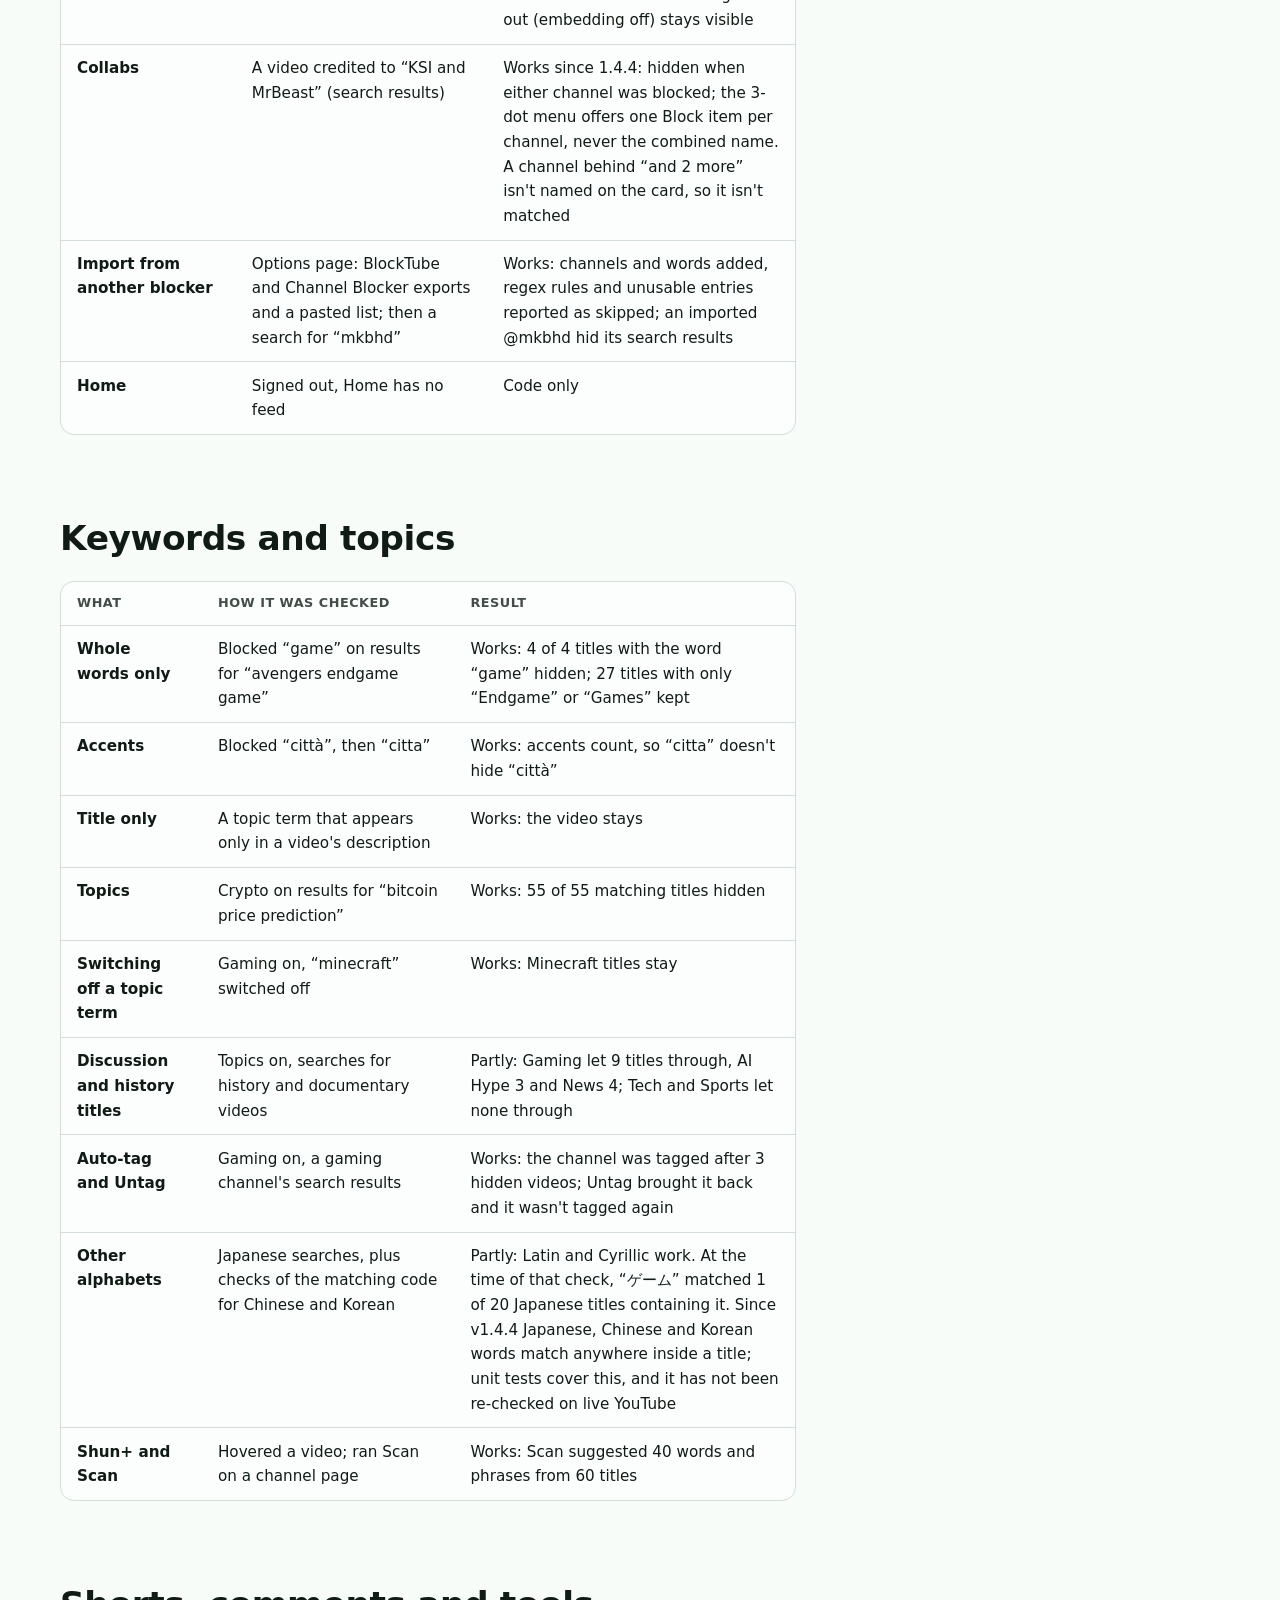
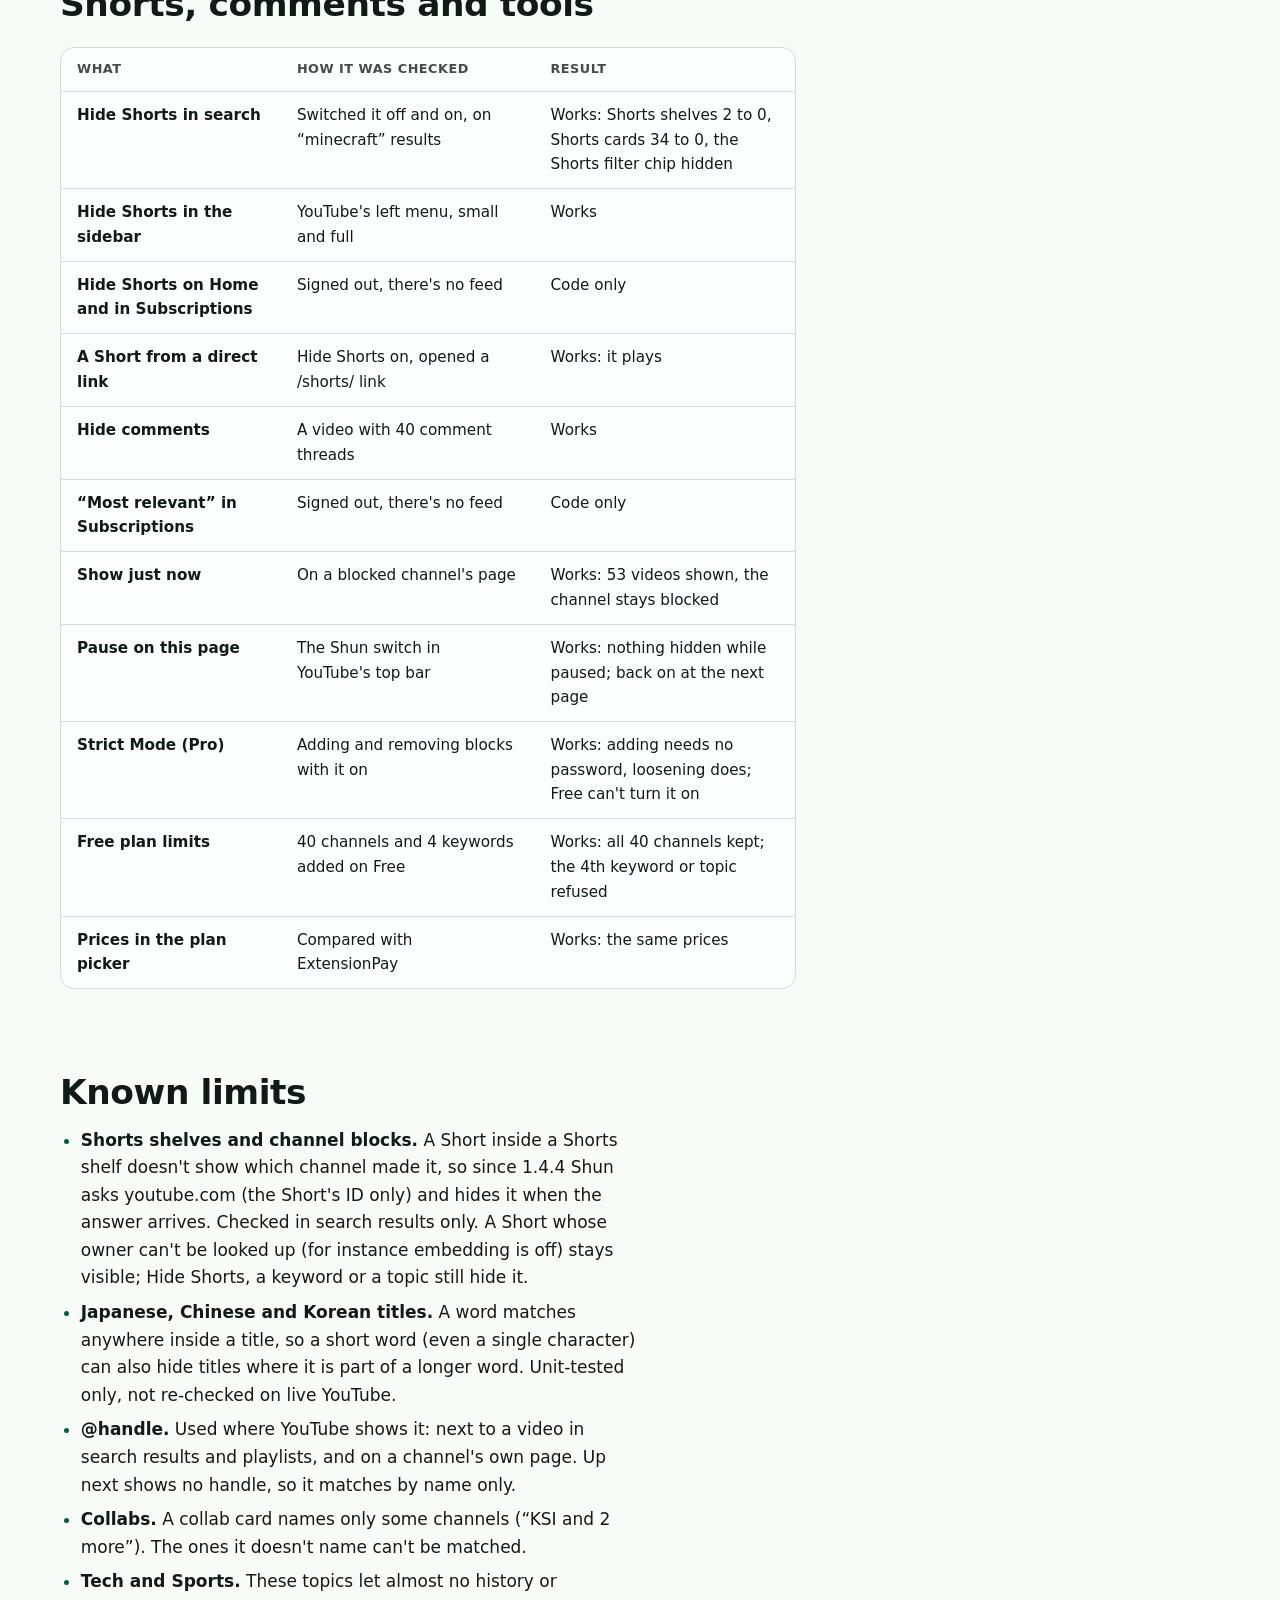
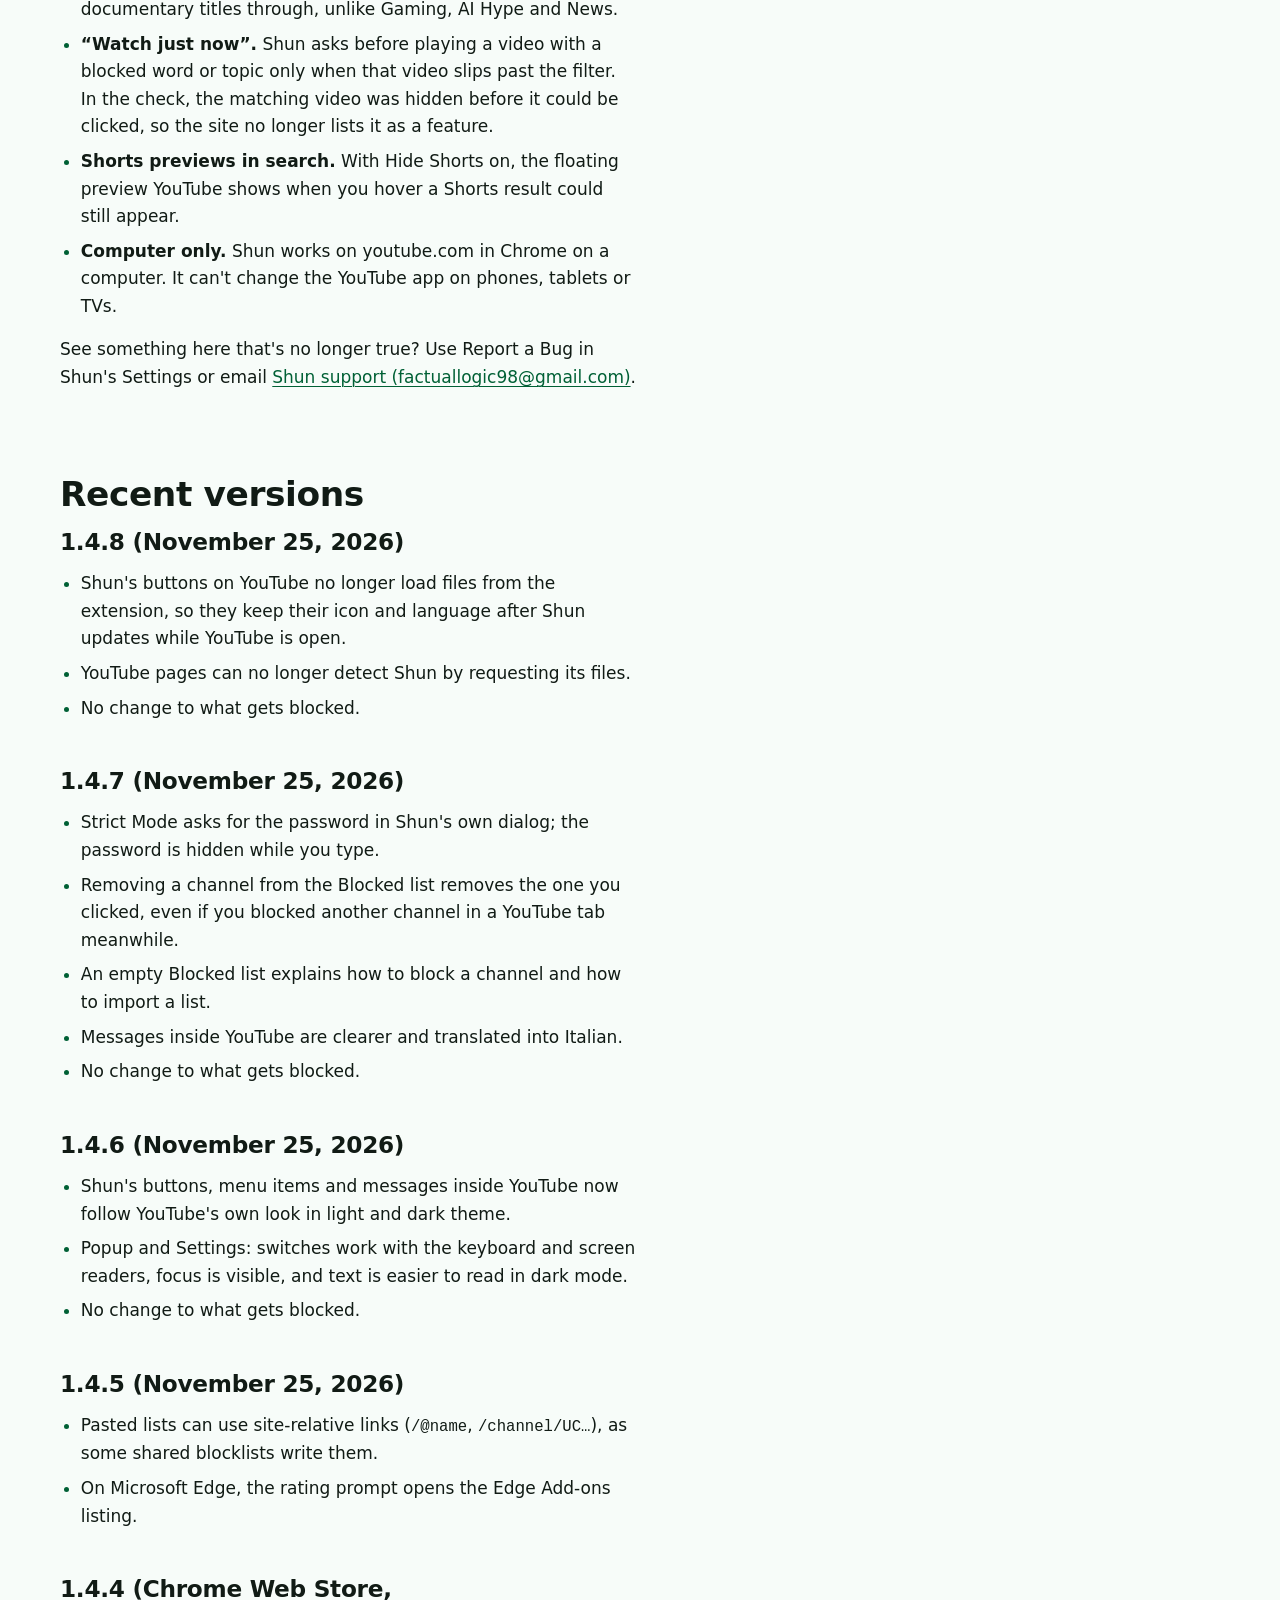
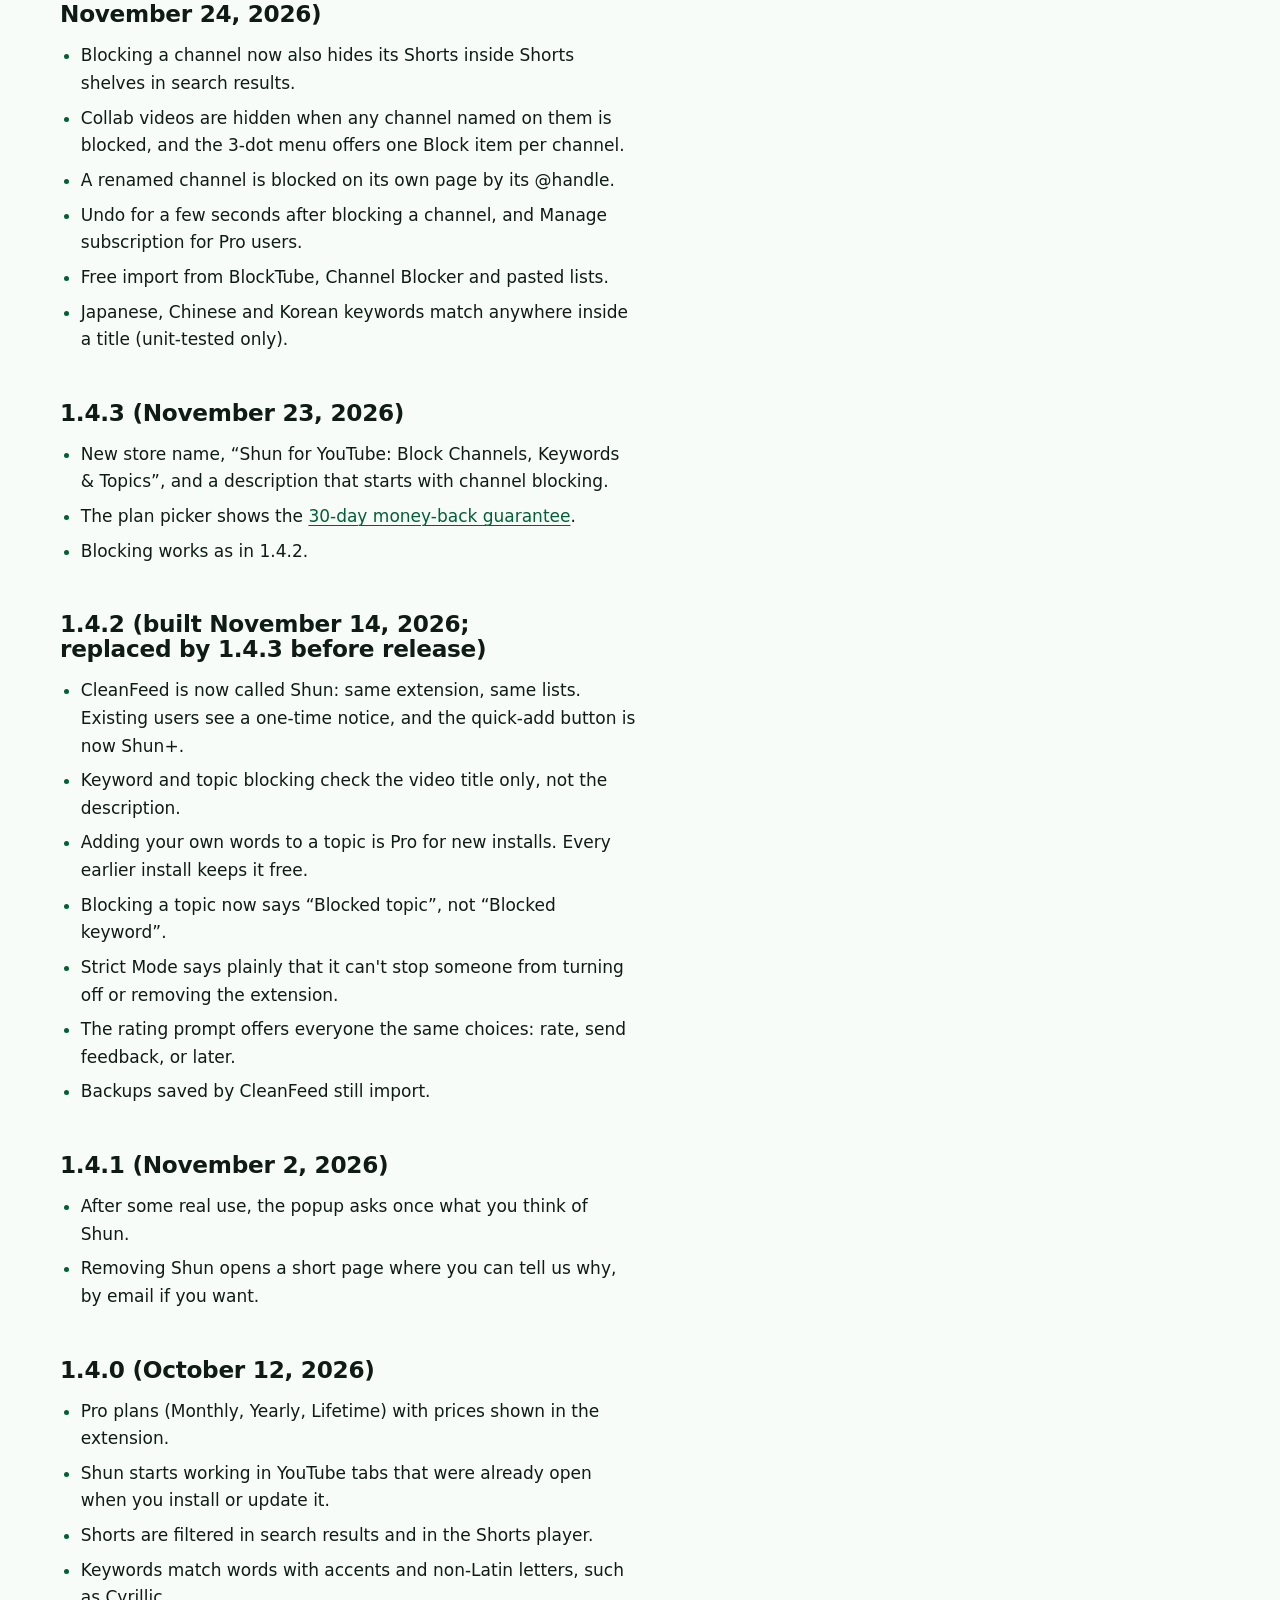
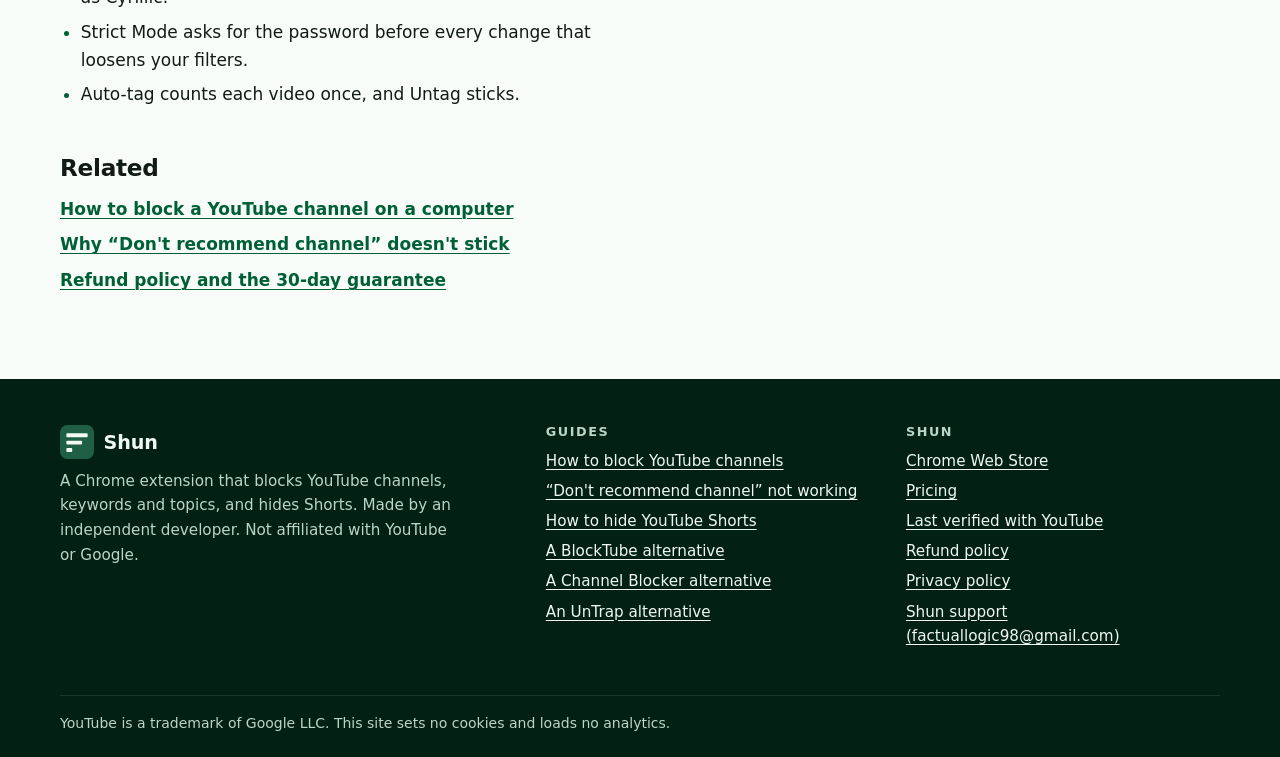
<file: last-verified.html>
<!DOCTYPE html>
<html lang="en">
<head>
  <meta charset="utf-8">
  <meta name="viewport" content="width=device-width, initial-scale=1">
  <title>Does Shun Still Work with YouTube? Last Verified November 23, 2026 | Shun</title>
  <meta name="description" content="What was checked on the real youtube.com on November 23, 2026, how it was checked, what doesn't work, and what changed in Shun's recent versions.">
  <link rel="canonical" href="https://flindustries.github.io/shun/last-verified.html">
  <meta name="color-scheme" content="light dark">
  <meta name="theme-color" content="#0f4732">
  <link rel="icon" href="assets/favicon.svg" type="image/svg+xml">
  <link rel="icon" href="assets/icon-128.png" type="image/png" sizes="128x128">
  <link rel="apple-touch-icon" href="assets/icon-128.png">
  <link rel="stylesheet" href="assets/site.css">

  <meta property="og:type" content="article">
  <meta property="og:site_name" content="Shun">
  <meta property="og:title" content="Does Shun still work with YouTube? Last verified November 23, 2026">
  <meta property="og:description" content="What was checked on the real youtube.com, how, what doesn't work, and a short changelog of recent versions.">
  <meta property="og:url" content="https://flindustries.github.io/shun/last-verified.html">
  <meta property="og:image" content="https://flindustries.github.io/shun/assets/og.png">
  <meta property="og:image:width" content="1400">
  <meta property="og:image:height" content="560">
  <meta property="og:image:alt" content="Shun for YouTube: block the channels, words and topics you don't want.">
  <meta property="article:published_time" content="2026-11-23">
  <meta property="article:modified_time" content="2026-11-23">
  <meta name="twitter:card" content="summary_large_image">
  <meta name="twitter:title" content="Does Shun still work with YouTube? Last verified November 23, 2026">
  <meta name="twitter:description" content="What was checked on the real youtube.com, how, what doesn't work, and a short changelog of recent versions.">
  <meta name="twitter:image" content="https://flindustries.github.io/shun/assets/og.png">

  <script type="application/ld+json">
  {
    "@context": "https://schema.org",
    "@type": "Article",
    "headline": "Does Shun still work with YouTube? Last verified November 23, 2026",
    "description": "What was checked on the real youtube.com on November 23, 2026, how it was checked, what doesn't work, and what changed in Shun's recent versions.",
    "datePublished": "2026-11-23",
    "dateModified": "2026-11-23",
    "image": "https://flindustries.github.io/shun/assets/og.png",
    "mainEntityOfPage": "https://flindustries.github.io/shun/last-verified.html",
    "author": { "@type": "Organization", "name": "Shun", "url": "https://flindustries.github.io/shun/" },
    "publisher": { "@type": "Organization", "name": "Shun", "url": "https://flindustries.github.io/shun/" }
  }
  </script>
  <script type="application/ld+json">
  {
    "@context": "https://schema.org",
    "@type": "BreadcrumbList",
    "itemListElement": [
      { "@type": "ListItem", "position": 1, "name": "Shun", "item": "https://flindustries.github.io/shun/" },
      { "@type": "ListItem", "position": 2, "name": "Last verified", "item": "https://flindustries.github.io/shun/last-verified.html" }
    ]
  }
  </script>
</head>
<body>
  <a class="skip-link" href="#main">Skip to content</a>

  <header class="site-header">
    <div class="wrap">
      <a class="brand" href="./" aria-label="Shun home">
        <svg viewBox="0 0 64 64" aria-hidden="true"><rect width="64" height="64" rx="14" fill="#1f5f45"/><rect x="12" y="15.5" width="40" height="7.5" rx="1.5" fill="#f3faf6"/><rect x="12" y="29.5" width="29.5" height="7" rx="1.5" fill="#f3faf6"/><rect x="12" y="43.5" width="11" height="7.5" rx="1.5" fill="#f3faf6"/></svg>
        <span>Shun <small>for YouTube</small></span>
      </a>
      <nav class="site-nav" aria-label="Main">
        <ul>
          <li><a href="how-to-block-youtube-channels.html">Block channels</a></li>
          <li><a href="hide-youtube-shorts.html">Hide Shorts</a></li>
          <li><a href="blocktube-alternative.html"><span class="nav-long">BlockTube alternative</span><span class="nav-short">vs BlockTube</span></a></li>
          <li><a href="./#pricing">Pricing</a></li>
        </ul>
      </nav>
      <a class="header-cta" href="https://chromewebstore.google.com/detail/cleanfeed-for-youtube-blo/iikgdocegpniapcigmmgcnacfojmmnnd?utm_source=website&amp;utm_medium=last-verified&amp;utm_campaign=site">Add to Chrome</a>
    </div>
  </header>

  <main id="main">
    <div class="page-hero on-forest">
      <div class="wrap">
        <nav class="crumbs" aria-label="Breadcrumb">
          <ol>
            <li><a href="./">Shun</a></li>
            <li><span aria-current="page">Last verified</span></li>
          </ol>
        </nav>
        <h1>Does Shun still work with YouTube?</h1>
        <p class="page-lede">YouTube changes its pages often, and an extension like Shun can break when it does. This page says when Shun was last checked on the real youtube.com, how, what worked, what didn't, and what changed in recent versions.</p>
        <p class="page-meta">Last verified: November 23, 2026, with Shun 1.4.4. Written by the developer of Shun.</p>
      </div>
    </div>

    <div class="wrap article-layout">
      <nav class="toc" aria-labelledby="toc-title">
        <h2 id="toc-title">On this page</h2>
        <ol>
          <li><a href="#how">How it was checked</a></li>
          <li><a href="#channels">Channel blocking</a></li>
          <li><a href="#words">Keywords and topics</a></li>
          <li><a href="#extras">Shorts, comments and tools</a></li>
          <li><a href="#limits">Known limits</a></li>
          <li><a href="#changelog">Recent versions</a></li>
        </ol>
      </nav>

      <article class="article">
        <p class="answer"><strong>Short answer</strong>Yes, as of November 23, 2026. Channel, keyword and topic blocking, Hide Shorts, Hide comments and the tools inside YouTube were checked on youtube.com that day, and most of what this site says held up. Two gaps found in that first check were fixed in 1.4.4: a channel block now hides that channel's Shorts in Shorts shelves in search results, and a renamed channel is blocked on its own page by its @handle. Collab videos are now hidden when any channel named on them is blocked. Japanese, Chinese and Korean keywords now match inside a title, but that is unit-tested only, not re-checked on live YouTube. Some things still hold only in part; see Known limits.</p>

        <h2 id="how">How it was checked</h2>
        <ul>
          <li><strong>The real thing.</strong> Shun's extension files, loaded the way they ship, in Chromium on a computer, driven by test scripts, on the real youtube.com.</li>
          <li><strong>Signed out.</strong> The test browser never signs in to YouTube, and its cookie banner is answered with “Reject all”.</li>
          <li><strong>Before and after.</strong> Each check looks at the same page before and after a block, without reloading it, and counts what is shown and hidden. A screenshot and the raw counts are kept for each check.</li>
          <li><strong>Version.</strong> Shun 1.4.4, on the Chrome Web Store since November 24, 2026. The rows for Shorts shelves, collabs, a renamed channel's own page and importing a list were re-run on 1.4.4 on November 23, 2026. Other rows were checked the same day on the filtering code of 1.4.2 and 1.4.3, which 1.4.4 changes only where this page says so. If your version is older than 1.4.4, some results here may differ. To see your version, open <code>chrome://extensions</code>.</li>
          <li><strong>What couldn't be checked live.</strong> Signed out, YouTube shows no Home feed and no Subscriptions feed, and its 3-dot menu has no “Don't recommend channel”. Those parts were checked in Shun's code only, and are marked “Code only” below.</li>
        </ul>

        <h2 id="channels">Channel blocking</h2>
        <div class="table-wrap" role="region" aria-labelledby="channels-caption" tabindex="0">
          <table class="stack">
            <caption id="channels-caption" class="visually-hidden">Channel blocking checks on November 23, 2026</caption>
            <thead>
              <tr><th scope="col">What</th><th scope="col">How it was checked</th><th scope="col">Result</th></tr>
            </thead>
            <tbody>
              <tr><th scope="row">Search results</th><td data-label="How it was checked">Blocked Marques Brownlee (@mkbhd), searched “mkbhd”</td><td data-label="Result">Works: 8 of 8 videos and the channel card hidden</td></tr>
              <tr><th scope="row">Up next</th><td data-label="How it was checked">Blocked a channel from a video's sidebar</td><td data-label="Result">Works: 2 of 2 hidden</td></tr>
              <tr><th scope="row">Channel page</th><td data-label="How it was checked">Opened /@mkbhd with the channel blocked</td><td data-label="Result">Works: “This channel is blocked by Shun”, with Show just now</td></tr>
              <tr><th scope="row">Playlists</th><td data-label="How it was checked">A playlist page, the playlist panel on a video page, playlist search results</td><td data-label="Result">Works: 5 of 5, 5 of 5 and 2 of 2 hidden</td></tr>
              <tr><th scope="row">Shorts player</th><td data-label="How it was checked">Opened one of the channel's Shorts</td><td data-label="Result">Works: hidden and paused</td></tr>
              <tr><th scope="row">“Block channel permanently” in the 3-dot menu</th><td data-label="How it was checked">Clicked it on a Veritasium video in search</td><td data-label="Result">Works: 16 of 16 of the channel's videos hidden within a fraction of a second</td></tr>
              <tr><th scope="row">Open tabs update</th><td data-label="How it was checked">Every check above</td><td data-label="Result">Works: no reload needed</td></tr>
              <tr><th scope="row">“Block this channel” button</th><td data-label="How it was checked">Video page and channel page</td><td data-label="Result">Works: next to Subscribe on video pages; at the end of the tab row on channel pages</td></tr>
              <tr><th scope="row">Renamed channel, by @handle</th><td data-label="How it was checked">Stored an old name plus @mkbhd</td><td data-label="Result">Partly: matched in search results, playlists and, since 1.4.4, on the channel's own page (checked: stored an old name plus @mkbhd, opened /@mkbhd, the blocked banner showed); not in Up next, where YouTube shows no handle</td></tr>
              <tr><th scope="row">Shorts shelves</th><td data-label="How it was checked">The Shorts shelf in “mkbhd” results</td><td data-label="Result">Works since 1.4.4, in search results: with MKBHD blocked, its Short in the shelf was hidden and the other 16 Shorts stayed; nothing is looked up while no channel is blocked. Home and sidebar shelves don't show signed out: Code only. A Short whose owner YouTube won't give out (embedding off) stays visible</td></tr>
              <tr><th scope="row">Collabs</th><td data-label="How it was checked">A video credited to “KSI and MrBeast” (search results)</td><td data-label="Result">Works since 1.4.4: hidden when either channel was blocked; the 3-dot menu offers one Block item per channel, never the combined name. A channel behind “and 2 more” isn't named on the card, so it isn't matched</td></tr>
              <tr><th scope="row">Import from another blocker</th><td data-label="How it was checked">Options page: BlockTube and Channel Blocker exports and a pasted list; then a search for “mkbhd”</td><td data-label="Result">Works: channels and words added, regex rules and unusable entries reported as skipped; an imported @mkbhd hid its search results</td></tr>
              <tr><th scope="row">Home</th><td data-label="How it was checked">Signed out, Home has no feed</td><td data-label="Result">Code only</td></tr>
            </tbody>
          </table>
        </div>

        <h2 id="words">Keywords and topics</h2>
        <div class="table-wrap" role="region" aria-labelledby="words-caption" tabindex="0">
          <table class="stack">
            <caption id="words-caption" class="visually-hidden">Keyword and topic checks on November 23, 2026</caption>
            <thead>
              <tr><th scope="col">What</th><th scope="col">How it was checked</th><th scope="col">Result</th></tr>
            </thead>
            <tbody>
              <tr><th scope="row">Whole words only</th><td data-label="How it was checked">Blocked “game” on results for “avengers endgame game”</td><td data-label="Result">Works: 4 of 4 titles with the word “game” hidden; 27 titles with only “Endgame” or “Games” kept</td></tr>
              <tr><th scope="row">Accents</th><td data-label="How it was checked">Blocked “città”, then “citta”</td><td data-label="Result">Works: accents count, so “citta” doesn't hide “città”</td></tr>
              <tr><th scope="row">Title only</th><td data-label="How it was checked">A topic term that appears only in a video's description</td><td data-label="Result">Works: the video stays</td></tr>
              <tr><th scope="row">Topics</th><td data-label="How it was checked">Crypto on results for “bitcoin price prediction”</td><td data-label="Result">Works: 55 of 55 matching titles hidden</td></tr>
              <tr><th scope="row">Switching off a topic term</th><td data-label="How it was checked">Gaming on, “minecraft” switched off</td><td data-label="Result">Works: Minecraft titles stay</td></tr>
              <tr><th scope="row">Discussion and history titles</th><td data-label="How it was checked">Topics on, searches for history and documentary videos</td><td data-label="Result">Partly: Gaming let 9 titles through, AI Hype 3 and News 4; Tech and Sports let none through</td></tr>
              <tr><th scope="row">Auto-tag and Untag</th><td data-label="How it was checked">Gaming on, a gaming channel's search results</td><td data-label="Result">Works: the channel was tagged after 3 hidden videos; Untag brought it back and it wasn't tagged again</td></tr>
              <tr><th scope="row">Other alphabets</th><td data-label="How it was checked">Japanese searches, plus checks of the matching code for Chinese and Korean</td><td data-label="Result">Partly: Latin and Cyrillic work. At the time of that check, “ゲーム” matched 1 of 20 Japanese titles containing it. Since v1.4.4 Japanese, Chinese and Korean words match anywhere inside a title; unit tests cover this, and it has not been re-checked on live YouTube</td></tr>
              <tr><th scope="row">Shun+ and Scan</th><td data-label="How it was checked">Hovered a video; ran Scan on a channel page</td><td data-label="Result">Works: Scan suggested 40 words and phrases from 60 titles</td></tr>
            </tbody>
          </table>
        </div>

        <h2 id="extras">Shorts, comments and tools</h2>
        <div class="table-wrap" role="region" aria-labelledby="extras-caption" tabindex="0">
          <table class="stack">
            <caption id="extras-caption" class="visually-hidden">Checks of Hide Shorts, Hide comments and the tools on November 23, 2026</caption>
            <thead>
              <tr><th scope="col">What</th><th scope="col">How it was checked</th><th scope="col">Result</th></tr>
            </thead>
            <tbody>
              <tr><th scope="row">Hide Shorts in search</th><td data-label="How it was checked">Switched it off and on, on “minecraft” results</td><td data-label="Result">Works: Shorts shelves 2 to 0, Shorts cards 34 to 0, the Shorts filter chip hidden</td></tr>
              <tr><th scope="row">Hide Shorts in the sidebar</th><td data-label="How it was checked">YouTube's left menu, small and full</td><td data-label="Result">Works</td></tr>
              <tr><th scope="row">Hide Shorts on Home and in Subscriptions</th><td data-label="How it was checked">Signed out, there's no feed</td><td data-label="Result">Code only</td></tr>
              <tr><th scope="row">A Short from a direct link</th><td data-label="How it was checked">Hide Shorts on, opened a /shorts/ link</td><td data-label="Result">Works: it plays</td></tr>
              <tr><th scope="row">Hide comments</th><td data-label="How it was checked">A video with 40 comment threads</td><td data-label="Result">Works</td></tr>
              <tr><th scope="row">“Most relevant” in Subscriptions</th><td data-label="How it was checked">Signed out, there's no feed</td><td data-label="Result">Code only</td></tr>
              <tr><th scope="row">Show just now</th><td data-label="How it was checked">On a blocked channel's page</td><td data-label="Result">Works: 53 videos shown, the channel stays blocked</td></tr>
              <tr><th scope="row">Pause on this page</th><td data-label="How it was checked">The Shun switch in YouTube's top bar</td><td data-label="Result">Works: nothing hidden while paused; back on at the next page</td></tr>
              <tr><th scope="row">Strict Mode (Pro)</th><td data-label="How it was checked">Adding and removing blocks with it on</td><td data-label="Result">Works: adding needs no password, loosening does; Free can't turn it on</td></tr>
              <tr><th scope="row">Free plan limits</th><td data-label="How it was checked">40 channels and 4 keywords added on Free</td><td data-label="Result">Works: all 40 channels kept; the 4th keyword or topic refused</td></tr>
              <tr><th scope="row">Prices in the plan picker</th><td data-label="How it was checked">Compared with ExtensionPay</td><td data-label="Result">Works: the same prices</td></tr>
            </tbody>
          </table>
        </div>

        <h2 id="limits">Known limits</h2>
        <ul>
          <li><strong>Shorts shelves and channel blocks.</strong> A Short inside a Shorts shelf doesn't show which channel made it, so since 1.4.4 Shun asks youtube.com (the Short's ID only) and hides it when the answer arrives. Checked in search results only. A Short whose owner can't be looked up (for instance embedding is off) stays visible; Hide Shorts, a keyword or a topic still hide it.</li>
          <li><strong>Japanese, Chinese and Korean titles.</strong> A word matches anywhere inside a title, so a short word (even a single character) can also hide titles where it is part of a longer word. Unit-tested only, not re-checked on live YouTube.</li>
          <li><strong>@handle.</strong> Used where YouTube shows it: next to a video in search results and playlists, and on a channel's own page. Up next shows no handle, so it matches by name only.</li>
          <li><strong>Collabs.</strong> A collab card names only some channels (“KSI and 2 more”). The ones it doesn't name can't be matched.</li>
          <li><strong>Tech and Sports.</strong> These topics let almost no history or documentary titles through, unlike Gaming, AI Hype and News.</li>
          <li><strong>“Watch just now”.</strong> Shun asks before playing a video with a blocked word or topic only when that video slips past the filter. In the check, the matching video was hidden before it could be clicked, so the site no longer lists it as a feature.</li>
          <li><strong>Shorts previews in search.</strong> With Hide Shorts on, the floating preview YouTube shows when you hover a Shorts result could still appear.</li>
          <li><strong>Computer only.</strong> Shun works on youtube.com in Chrome on a computer. It can't change the YouTube app on phones, tablets or TVs.</li>
        </ul>
        <p>See something here that's no longer true? Use Report a Bug in Shun's Settings or email <a href="mailto:factuallogic98@gmail.com">Shun support (factuallogic98@gmail.com)</a>.</p>

        <h2 id="changelog">Recent versions</h2>
        <h3>1.4.8 (November 25, 2026)</h3>
        <ul>
          <li>Shun's buttons on YouTube no longer load files from the extension, so they keep their icon and language after Shun updates while YouTube is open.</li>
          <li>YouTube pages can no longer detect Shun by requesting its files.</li>
          <li>No change to what gets blocked.</li>
        </ul>
        <h3>1.4.7 (November 25, 2026)</h3>
        <ul>
          <li>Strict Mode asks for the password in Shun's own dialog; the password is hidden while you type.</li>
          <li>Removing a channel from the Blocked list removes the one you clicked, even if you blocked another channel in a YouTube tab meanwhile.</li>
          <li>An empty Blocked list explains how to block a channel and how to import a list.</li>
          <li>Messages inside YouTube are clearer and translated into Italian.</li>
          <li>No change to what gets blocked.</li>
        </ul>
        <h3>1.4.6 (November 25, 2026)</h3>
        <ul>
          <li>Shun's buttons, menu items and messages inside YouTube now follow YouTube's own look in light and dark theme.</li>
          <li>Popup and Settings: switches work with the keyboard and screen readers, focus is visible, and text is easier to read in dark mode.</li>
          <li>No change to what gets blocked.</li>
        </ul>
        <h3>1.4.5 (November 25, 2026)</h3>
        <ul>
          <li>Pasted lists can use site-relative links (<code>/@name</code>, <code>/channel/UC…</code>), as some shared blocklists write them.</li>
          <li>On Microsoft Edge, the rating prompt opens the Edge Add-ons listing.</li>
        </ul>
        <h3>1.4.4 (Chrome Web Store, November 24, 2026)</h3>
        <ul>
          <li>Blocking a channel now also hides its Shorts inside Shorts shelves in search results.</li>
          <li>Collab videos are hidden when any channel named on them is blocked, and the 3-dot menu offers one Block item per channel.</li>
          <li>A renamed channel is blocked on its own page by its @handle.</li>
          <li>Undo for a few seconds after blocking a channel, and Manage subscription for Pro users.</li>
          <li>Free import from BlockTube, Channel Blocker and pasted lists.</li>
          <li>Japanese, Chinese and Korean keywords match anywhere inside a title (unit-tested only).</li>
        </ul>
        <h3>1.4.3 (November 23, 2026)</h3>
        <ul>
          <li>New store name, “Shun for YouTube: Block Channels, Keywords &amp; Topics”, and a description that starts with channel blocking.</li>
          <li>The plan picker shows the <a href="refund-policy.html">30-day money-back guarantee</a>.</li>
          <li>Blocking works as in 1.4.2.</li>
        </ul>
        <h3>1.4.2 (built November 14, 2026; replaced by 1.4.3 before release)</h3>
        <ul>
          <li>CleanFeed is now called Shun: same extension, same lists. Existing users see a one-time notice, and the quick-add button is now Shun+.</li>
          <li>Keyword and topic blocking check the video title only, not the description.</li>
          <li>Adding your own words to a topic is Pro for new installs. Every earlier install keeps it free.</li>
          <li>Blocking a topic now says “Blocked topic”, not “Blocked keyword”.</li>
          <li>Strict Mode says plainly that it can't stop someone from turning off or removing the extension.</li>
          <li>The rating prompt offers everyone the same choices: rate, send feedback, or later.</li>
          <li>Backups saved by CleanFeed still import.</li>
        </ul>
        <h3>1.4.1 (November 2, 2026)</h3>
        <ul>
          <li>After some real use, the popup asks once what you think of Shun.</li>
          <li>Removing Shun opens a short page where you can tell us why, by email if you want.</li>
        </ul>
        <h3>1.4.0 (October 12, 2026)</h3>
        <ul>
          <li>Pro plans (Monthly, Yearly, Lifetime) with prices shown in the extension.</li>
          <li>Shun starts working in YouTube tabs that were already open when you install or update it.</li>
          <li>Shorts are filtered in search results and in the Shorts player.</li>
          <li>Keywords match words with accents and non-Latin letters, such as Cyrillic.</li>
          <li>Strict Mode asks for the password before every change that loosens your filters.</li>
          <li>Auto-tag counts each video once, and Untag sticks.</li>
        </ul>

        <section class="related" aria-labelledby="related-title">
          <h2 id="related-title">Related</h2>
          <ul>
            <li><a href="how-to-block-youtube-channels.html">How to block a YouTube channel on a computer</a></li>
            <li><a href="youtube-dont-recommend-channel-not-working.html">Why “Don't recommend channel” doesn't stick</a></li>
            <li><a href="refund-policy.html">Refund policy and the 30-day guarantee</a></li>
          </ul>
        </section>
      </article>
    </div>
  </main>

  <footer class="site-footer">
    <div class="wrap">
      <div class="footer-grid">
        <div>
          <a class="brand" href="./">
            <svg viewBox="0 0 64 64" aria-hidden="true"><rect width="64" height="64" rx="14" fill="#1f5f45"/><rect x="12" y="15.5" width="40" height="7.5" rx="1.5" fill="#f3faf6"/><rect x="12" y="29.5" width="29.5" height="7" rx="1.5" fill="#f3faf6"/><rect x="12" y="43.5" width="11" height="7.5" rx="1.5" fill="#f3faf6"/></svg>
            <span>Shun</span>
          </a>
          <p>A Chrome extension that blocks YouTube channels, keywords and topics, and hides Shorts. Made by an independent developer. Not affiliated with YouTube or Google.</p>
        </div>
        <div>
          <h2>Guides</h2>
          <ul>
            <li><a href="how-to-block-youtube-channels.html">How to block YouTube channels</a></li>
            <li><a href="youtube-dont-recommend-channel-not-working.html">“Don't recommend channel” not working</a></li>
            <li><a href="hide-youtube-shorts.html">How to hide YouTube Shorts</a></li>
            <li><a href="blocktube-alternative.html">A BlockTube alternative</a></li>
            <li><a href="channel-blocker-alternative.html">A Channel Blocker alternative</a></li>
            <li><a href="untrap-alternative.html">An UnTrap alternative</a></li>
          </ul>
        </div>
        <div>
          <h2>Shun</h2>
          <ul>
            <li><a href="https://chromewebstore.google.com/detail/cleanfeed-for-youtube-blo/iikgdocegpniapcigmmgcnacfojmmnnd?utm_source=website&amp;utm_medium=last-verified&amp;utm_campaign=site">Chrome Web Store</a></li>
            <li><a href="./#pricing">Pricing</a></li>
            <li><a href="last-verified.html" aria-current="page">Last verified with YouTube</a></li>
            <li><a href="refund-policy.html">Refund policy</a></li>
            <li><a href="privacy-policy.html">Privacy policy</a></li>
            <li><a href="mailto:factuallogic98@gmail.com">Shun support (factuallogic98@gmail.com)</a></li>
          </ul>
        </div>
      </div>
      <p class="footer-note">YouTube is a trademark of Google LLC. This site sets no cookies and loads no analytics.</p>
    </div>
  </footer>
</body>
</html>
</file>
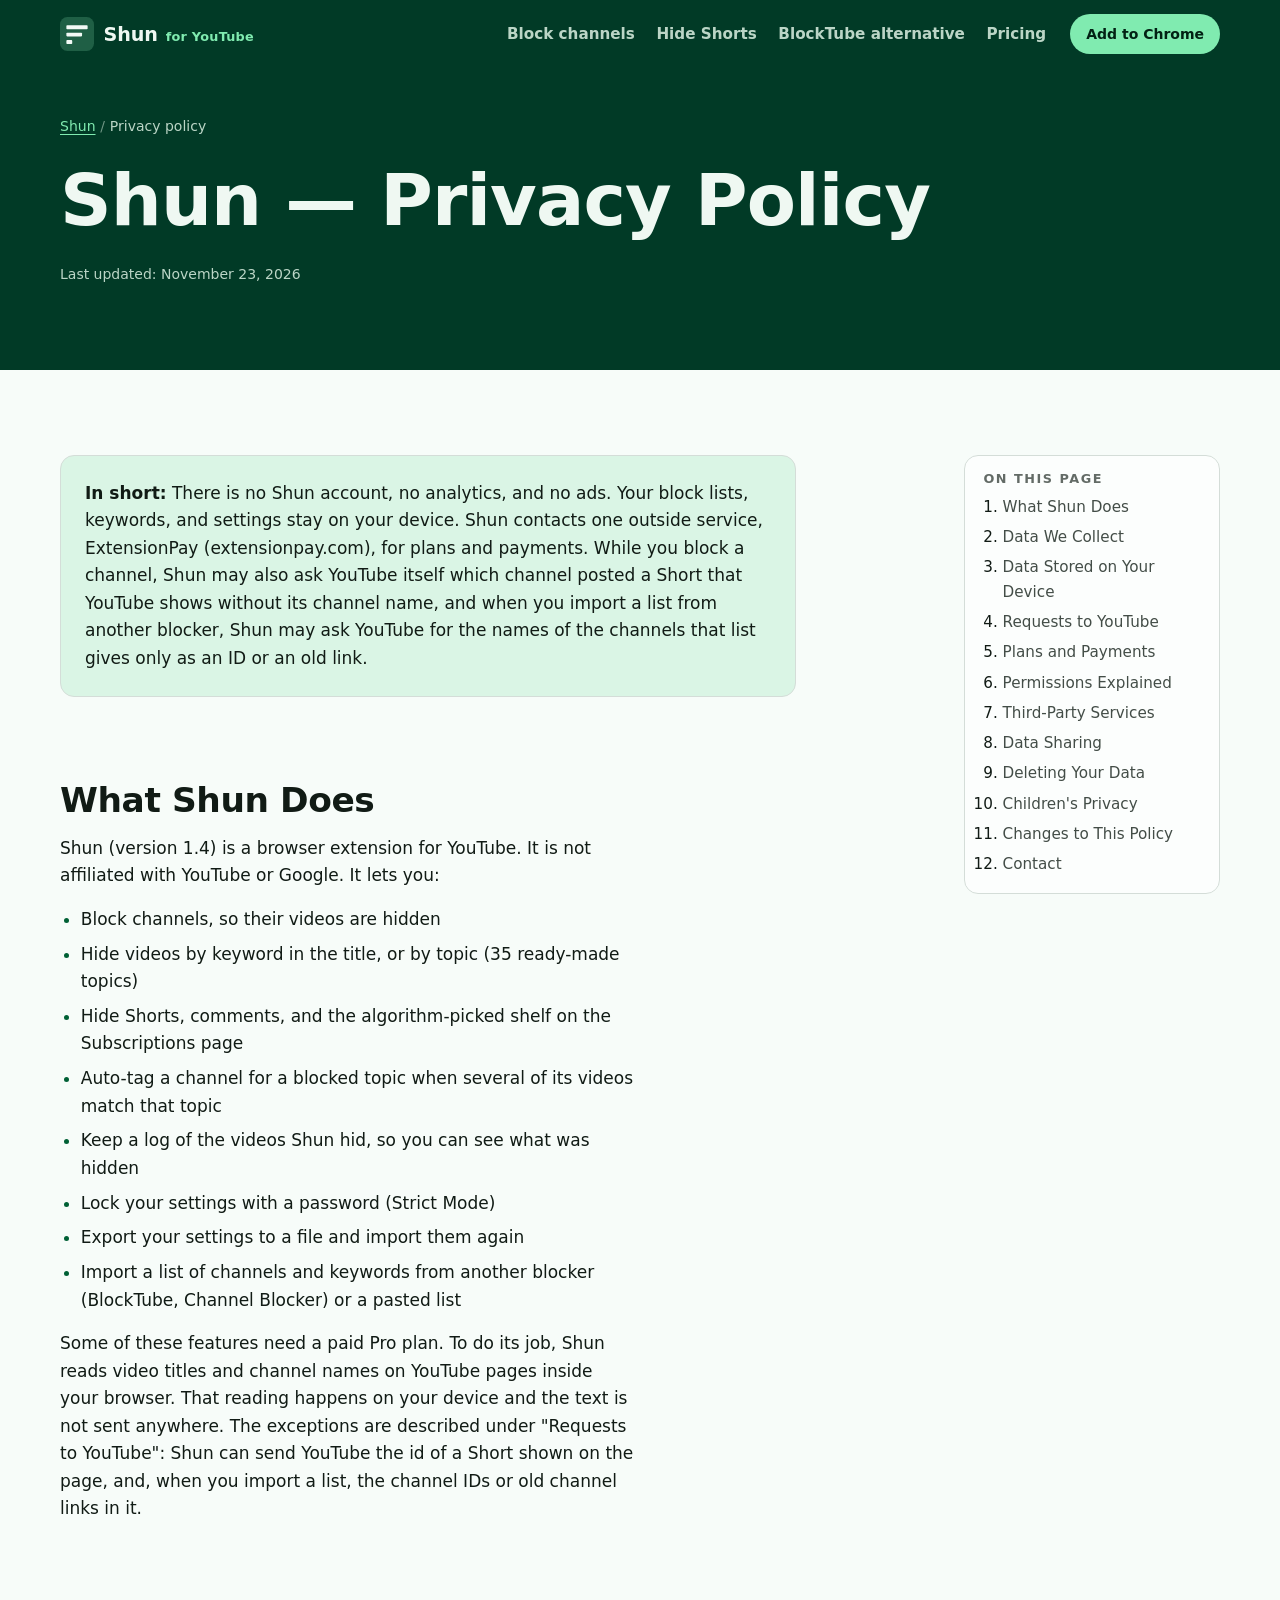
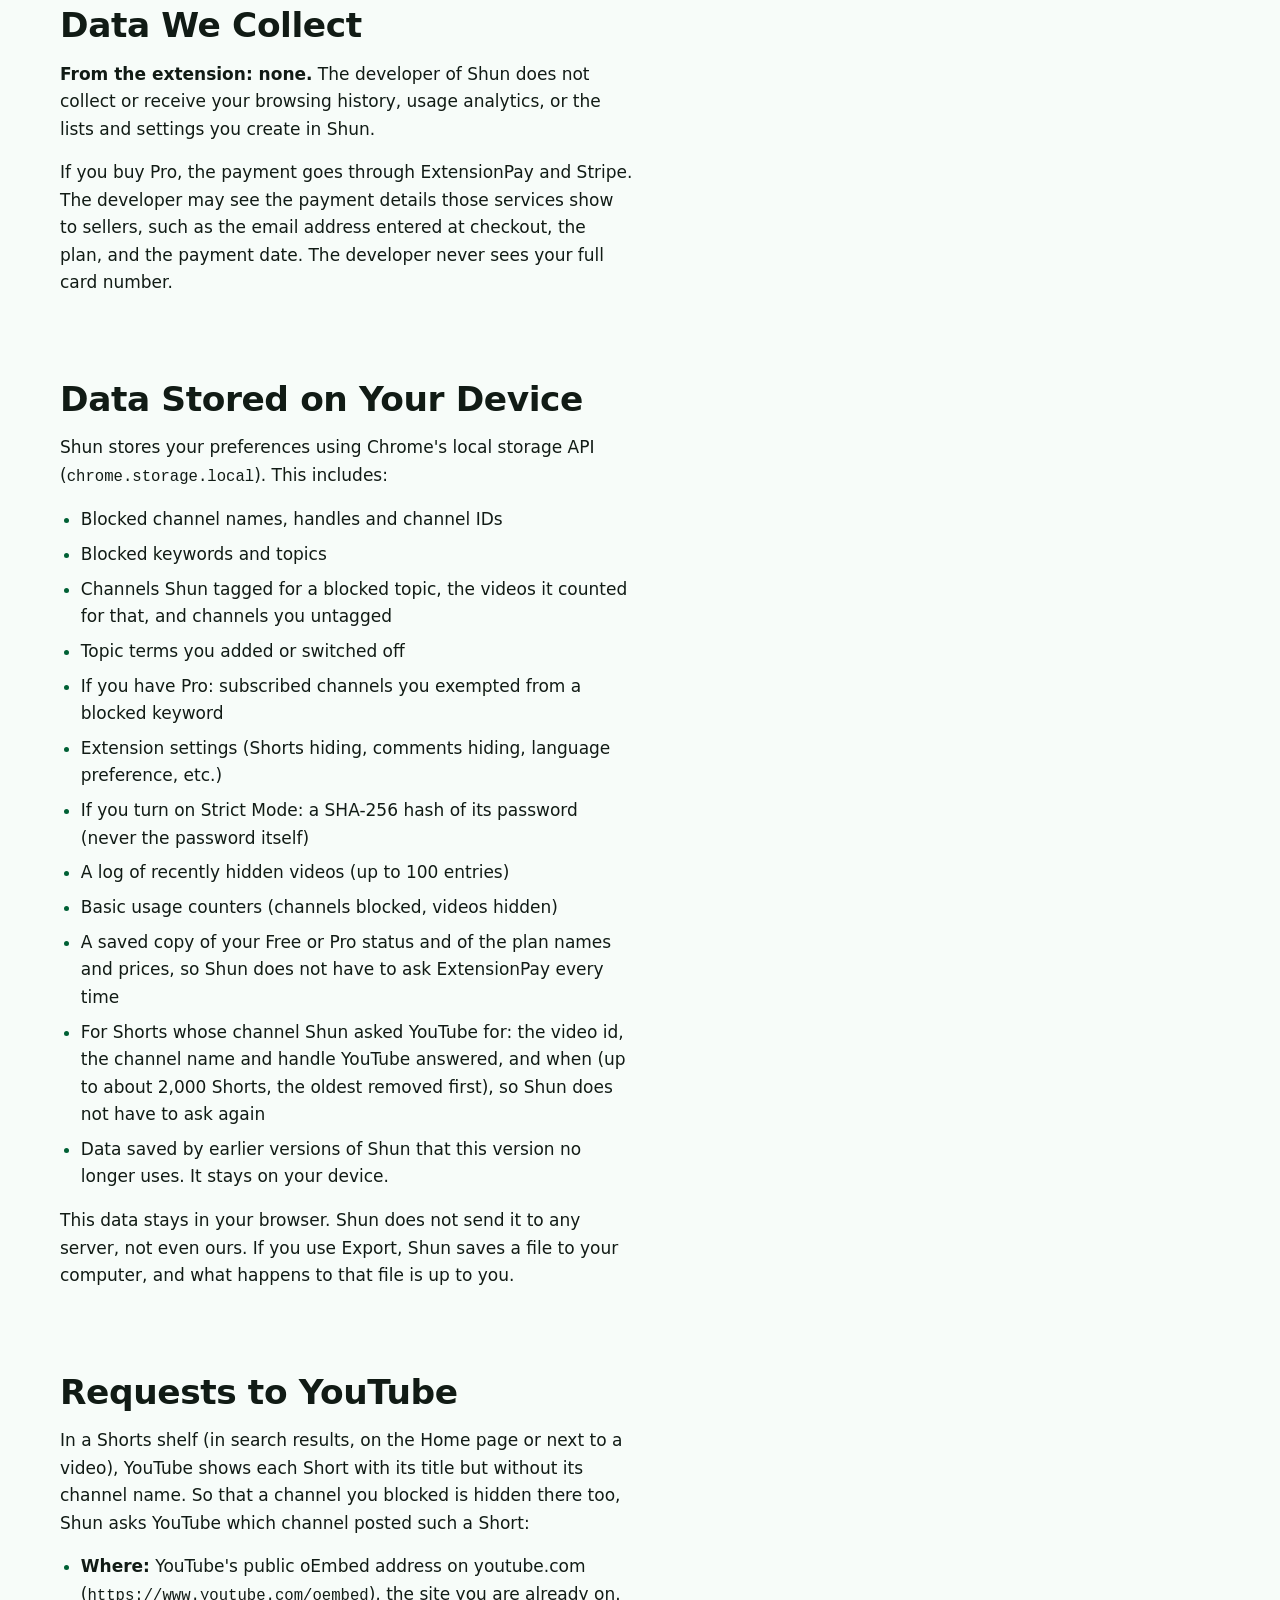
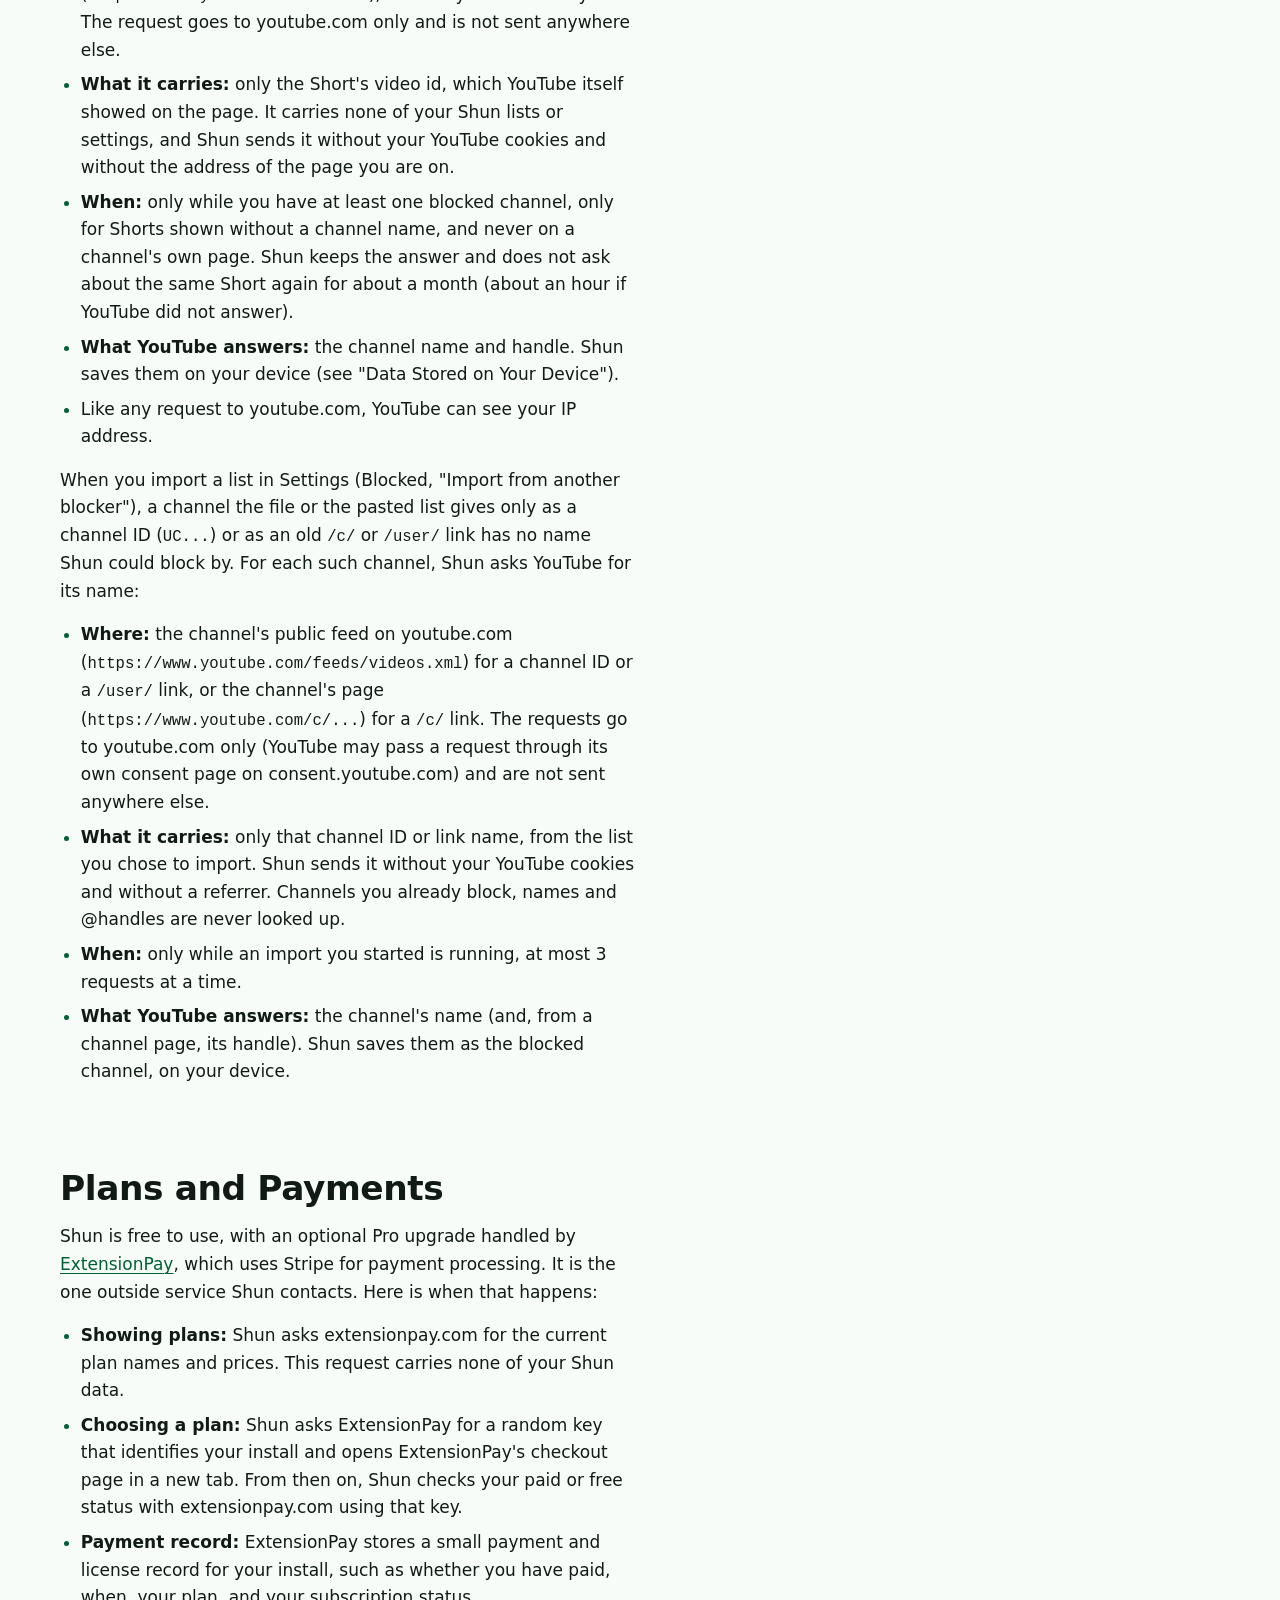
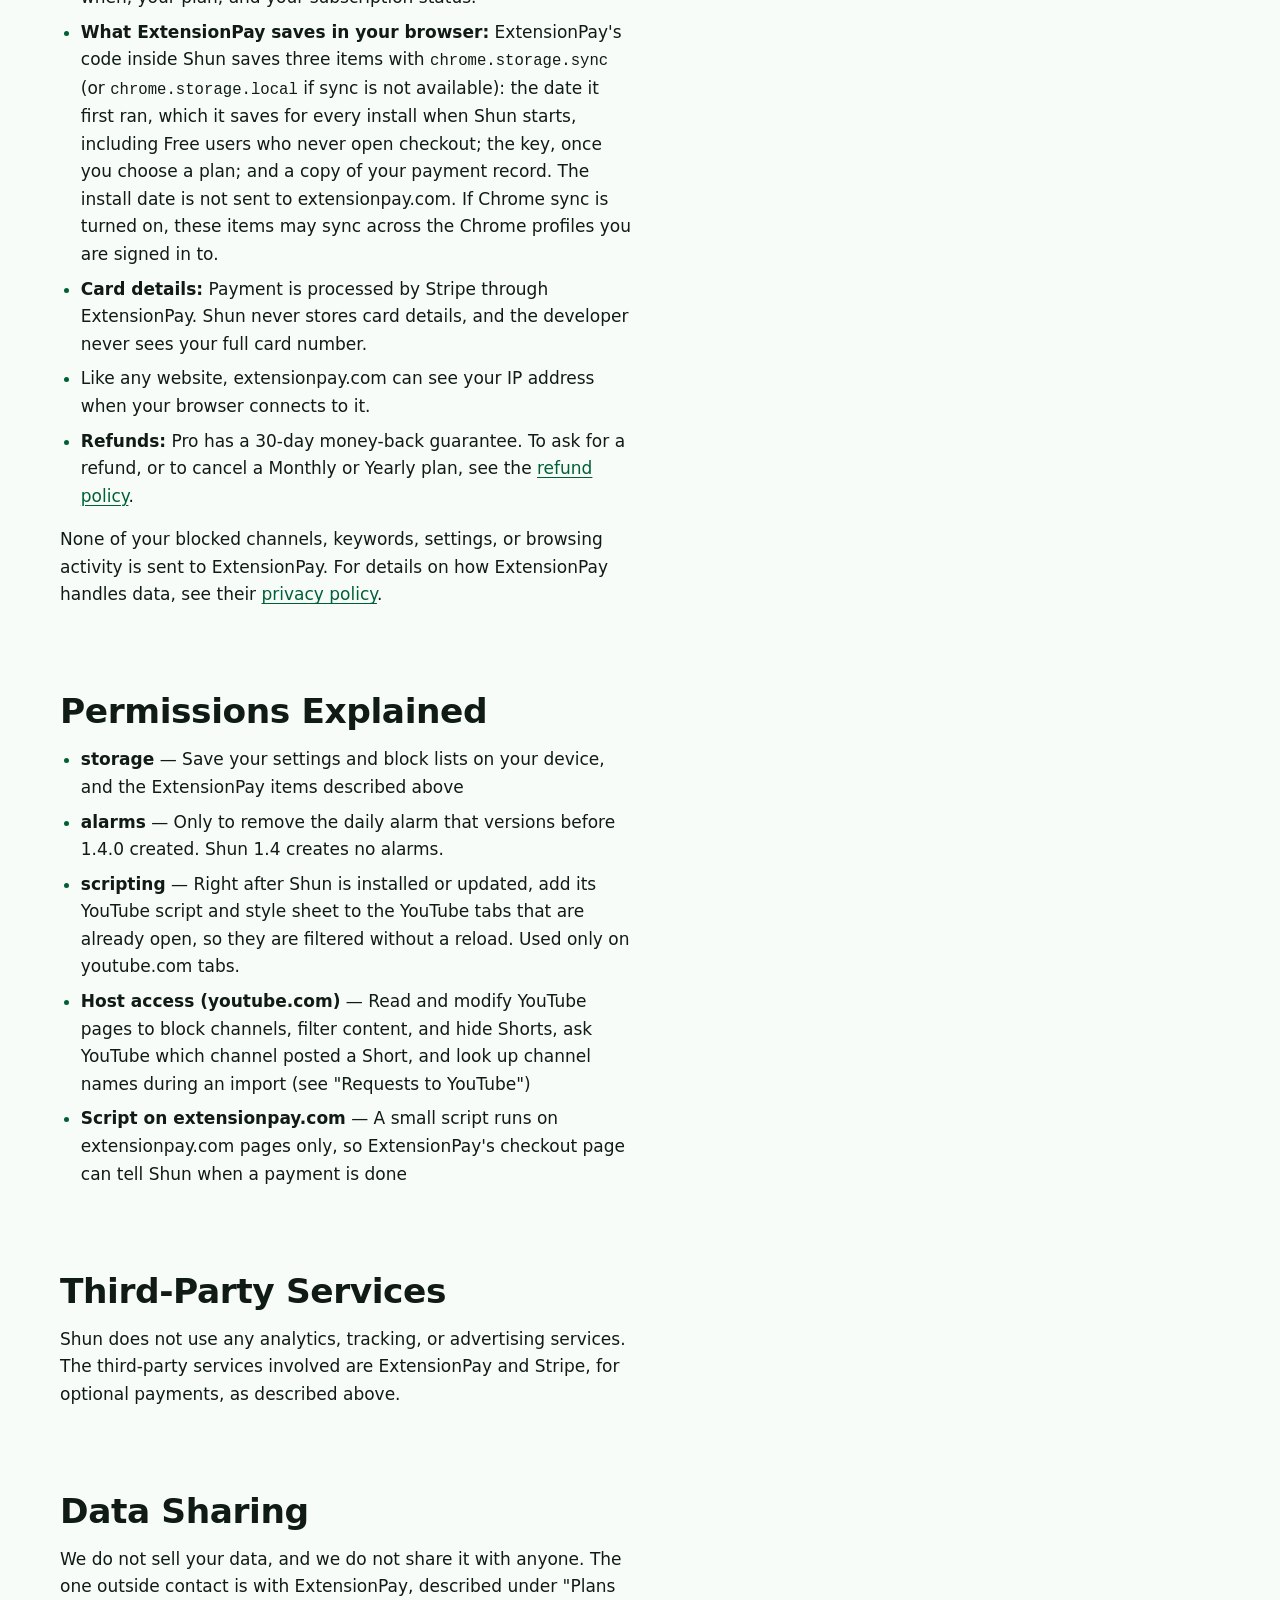
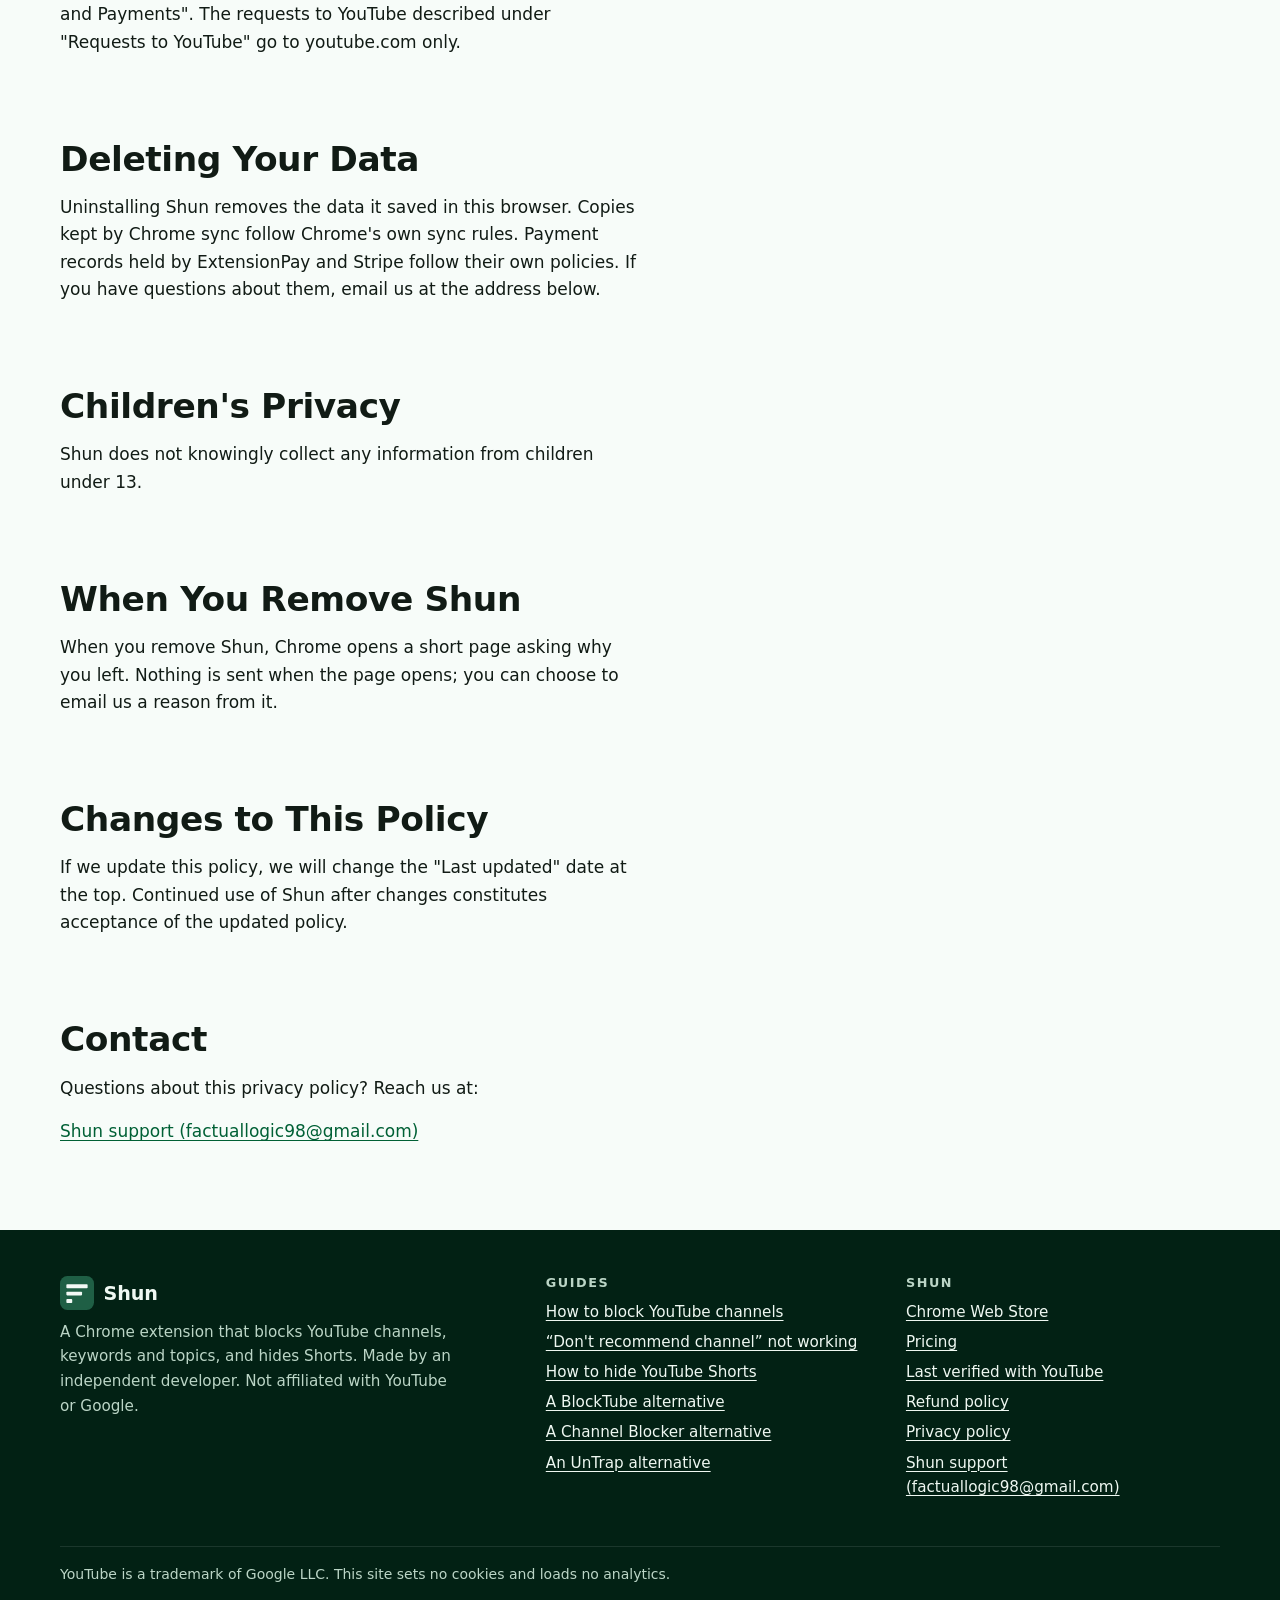
<file: privacy-policy.html>
<!DOCTYPE html>
<html lang="en">
<head>
  <meta charset="utf-8">
  <meta name="viewport" content="width=device-width, initial-scale=1">
  <title>Shun — Privacy Policy</title>
  <meta name="description" content="How Shun for YouTube handles your data: no Shun account, no analytics, lists and settings stay in your browser, and ExtensionPay for optional payments.">
  <link rel="canonical" href="https://flindustries.github.io/shun/privacy-policy.html">
  <meta name="color-scheme" content="light dark">
  <meta name="theme-color" content="#0f4732">
  <link rel="icon" href="assets/favicon.svg" type="image/svg+xml">
  <link rel="icon" href="assets/icon-128.png" type="image/png" sizes="128x128">
  <link rel="apple-touch-icon" href="assets/icon-128.png">
  <link rel="stylesheet" href="assets/site.css">
</head>
<body>
  <a class="skip-link" href="#main">Skip to content</a>

  <header class="site-header">
    <div class="wrap">
      <a class="brand" href="./" aria-label="Shun home">
        <svg viewBox="0 0 64 64" aria-hidden="true"><rect width="64" height="64" rx="14" fill="#1f5f45"/><rect x="12" y="15.5" width="40" height="7.5" rx="1.5" fill="#f3faf6"/><rect x="12" y="29.5" width="29.5" height="7" rx="1.5" fill="#f3faf6"/><rect x="12" y="43.5" width="11" height="7.5" rx="1.5" fill="#f3faf6"/></svg>
        <span>Shun <small>for YouTube</small></span>
      </a>
      <nav class="site-nav" aria-label="Main">
        <ul>
          <li><a href="how-to-block-youtube-channels.html">Block channels</a></li>
          <li><a href="hide-youtube-shorts.html">Hide Shorts</a></li>
          <li><a href="blocktube-alternative.html"><span class="nav-long">BlockTube alternative</span><span class="nav-short">vs BlockTube</span></a></li>
          <li><a href="./#pricing">Pricing</a></li>
        </ul>
      </nav>
      <a class="header-cta" href="https://chromewebstore.google.com/detail/cleanfeed-for-youtube-blo/iikgdocegpniapcigmmgcnacfojmmnnd?utm_source=website&amp;utm_campaign=site">Add to Chrome</a>
    </div>
  </header>

  <main id="main">
    <div class="page-hero on-forest">
      <div class="wrap">
        <nav class="crumbs" aria-label="Breadcrumb">
          <ol>
            <li><a href="./">Shun</a></li>
            <li><span aria-current="page">Privacy policy</span></li>
          </ol>
        </nav>
        <h1 class="policy-title">Shun — Privacy Policy</h1>
        <p class="page-meta">Last updated: November 23, 2026</p>
      </div>
    </div>

    <div class="wrap article-layout">
      <nav class="toc" aria-labelledby="toc-title">
        <h2 id="toc-title">On this page</h2>
        <ol>
          <li><a href="#what-cleanfeed-does">What Shun Does</a></li>
          <li><a href="#data-we-collect">Data We Collect</a></li>
          <li><a href="#data-stored-on-your-device">Data Stored on Your Device</a></li>
          <li><a href="#requests-to-youtube">Requests to YouTube</a></li>
          <li><a href="#plans-and-payments">Plans and Payments</a></li>
          <li><a href="#permissions-explained">Permissions Explained</a></li>
          <li><a href="#third-party-services">Third-Party Services</a></li>
          <li><a href="#data-sharing">Data Sharing</a></li>
          <li><a href="#deleting-your-data">Deleting Your Data</a></li>
          <li><a href="#children-s-privacy">Children's Privacy</a></li>
          <li><a href="#changes-to-this-policy">Changes to This Policy</a></li>
          <li><a href="#contact">Contact</a></li>
        </ol>
      </nav>

      <article class="article policy">
        <div class="callout policy-summary">
          <strong>In short:</strong> There is no Shun account, no analytics, and no ads. Your block lists, keywords, and settings stay on your device. Shun contacts one outside service, ExtensionPay (extensionpay.com), for plans and payments. While you block a channel, Shun may also ask YouTube itself which channel posted a Short that YouTube shows without its channel name, and when you import a list from another blocker, Shun may ask YouTube for the names of the channels that list gives only as an ID or an old link.
        </div>

        <h2 id="what-cleanfeed-does">What Shun Does</h2>
        <p>Shun (version 1.4) is a browser extension for YouTube. It is not affiliated with YouTube or Google. It lets you:</p>
        <ul>
          <li>Block channels, so their videos are hidden</li>
          <li>Hide videos by keyword in the title, or by topic (35 ready-made topics)</li>
          <li>Hide Shorts, comments, and the algorithm-picked shelf on the Subscriptions page</li>
          <li>Auto-tag a channel for a blocked topic when several of its videos match that topic</li>
          <li>Keep a log of the videos Shun hid, so you can see what was hidden</li>
          <li>Lock your settings with a password (Strict Mode)</li>
          <li>Export your settings to a file and import them again</li>
          <li>Import a list of channels and keywords from another blocker (BlockTube, Channel Blocker) or a pasted list</li>
        </ul>
        <p>Some of these features need a paid Pro plan. To do its job, Shun reads video titles and channel names on YouTube pages inside your browser. That reading happens on your device and the text is not sent anywhere. The exceptions are described under "Requests to YouTube": Shun can send YouTube the id of a Short shown on the page, and, when you import a list, the channel IDs or old channel links in it.</p>

        <h2 id="data-we-collect">Data We Collect</h2>
        <p><strong>From the extension: none.</strong> The developer of Shun does not collect or receive your browsing history, usage analytics, or the lists and settings you create in Shun.</p>
        <p>If you buy Pro, the payment goes through ExtensionPay and Stripe. The developer may see the payment details those services show to sellers, such as the email address entered at checkout, the plan, and the payment date. The developer never sees your full card number.</p>

        <h2 id="data-stored-on-your-device">Data Stored on Your Device</h2>
        <p>Shun stores your preferences using Chrome's local storage API (<code>chrome.storage.local</code>). This includes:</p>
        <ul>
          <li>Blocked channel names, handles and channel IDs</li>
          <li>Blocked keywords and topics</li>
          <li>Channels Shun tagged for a blocked topic, the videos it counted for that, and channels you untagged</li>
          <li>Topic terms you added or switched off</li>
          <li>If you have Pro: subscribed channels you exempted from a blocked keyword</li>
          <li>Extension settings (Shorts hiding, comments hiding, language preference, etc.)</li>
          <li>If you turn on Strict Mode: a SHA-256 hash of its password (never the password itself)</li>
          <li>A log of recently hidden videos (up to 100 entries)</li>
          <li>Basic usage counters (channels blocked, videos hidden)</li>
          <li>A saved copy of your Free or Pro status and of the plan names and prices, so Shun does not have to ask ExtensionPay every time</li>
          <li>For Shorts whose channel Shun asked YouTube for: the video id, the channel name and handle YouTube answered, and when (up to about 2,000 Shorts, the oldest removed first), so Shun does not have to ask again</li>
          <li>Data saved by earlier versions of Shun that this version no longer uses. It stays on your device.</li>
        </ul>
        <p>This data stays in your browser. Shun does not send it to any server, not even ours. If you use Export, Shun saves a file to your computer, and what happens to that file is up to you.</p>

        <h2 id="requests-to-youtube">Requests to YouTube</h2>
        <p>In a Shorts shelf (in search results, on the Home page or next to a video), YouTube shows each Short with its title but without its channel name. So that a channel you blocked is hidden there too, Shun asks YouTube which channel posted such a Short:</p>
        <ul>
          <li><strong>Where:</strong> YouTube's public oEmbed address on youtube.com (<code>https://www.youtube.com/oembed</code>), the site you are already on. The request goes to youtube.com only and is not sent anywhere else.</li>
          <li><strong>What it carries:</strong> only the Short's video id, which YouTube itself showed on the page. It carries none of your Shun lists or settings, and Shun sends it without your YouTube cookies and without the address of the page you are on.</li>
          <li><strong>When:</strong> only while you have at least one blocked channel, only for Shorts shown without a channel name, and never on a channel's own page. Shun keeps the answer and does not ask about the same Short again for about a month (about an hour if YouTube did not answer).</li>
          <li><strong>What YouTube answers:</strong> the channel name and handle. Shun saves them on your device (see "Data Stored on Your Device").</li>
          <li>Like any request to youtube.com, YouTube can see your IP address.</li>
        </ul>
        <p>When you import a list in Settings (Blocked, "Import from another blocker"), a channel the file or the pasted list gives only as a channel ID (<code>UC...</code>) or as an old <code>/c/</code> or <code>/user/</code> link has no name Shun could block by. For each such channel, Shun asks YouTube for its name:</p>
        <ul>
          <li><strong>Where:</strong> the channel's public feed on youtube.com (<code>https://www.youtube.com/feeds/videos.xml</code>) for a channel ID or a <code>/user/</code> link, or the channel's page (<code>https://www.youtube.com/c/...</code>) for a <code>/c/</code> link. The requests go to youtube.com only (YouTube may pass a request through its own consent page on consent.youtube.com) and are not sent anywhere else.</li>
          <li><strong>What it carries:</strong> only that channel ID or link name, from the list you chose to import. Shun sends it without your YouTube cookies and without a referrer. Channels you already block, names and @handles are never looked up.</li>
          <li><strong>When:</strong> only while an import you started is running, at most 3 requests at a time.</li>
          <li><strong>What YouTube answers:</strong> the channel's name (and, from a channel page, its handle). Shun saves them as the blocked channel, on your device.</li>
        </ul>

        <h2 id="plans-and-payments">Plans and Payments</h2>
        <p>Shun is free to use, with an optional Pro upgrade handled by <a href="https://extensionpay.com" target="_blank" rel="noopener">ExtensionPay</a>, which uses Stripe for payment processing. It is the one outside service Shun contacts. Here is when that happens:</p>
        <ul>
          <li><strong>Showing plans:</strong> Shun asks extensionpay.com for the current plan names and prices. This request carries none of your Shun data.</li>
          <li><strong>Choosing a plan:</strong> Shun asks ExtensionPay for a random key that identifies your install and opens ExtensionPay's checkout page in a new tab. From then on, Shun checks your paid or free status with extensionpay.com using that key.</li>
          <li><strong>Payment record:</strong> ExtensionPay stores a small payment and license record for your install, such as whether you have paid, when, your plan, and your subscription status.</li>
          <li><strong>What ExtensionPay saves in your browser:</strong> ExtensionPay's code inside Shun saves three items with <code>chrome.storage.sync</code> (or <code>chrome.storage.local</code> if sync is not available): the date it first ran, which it saves for every install when Shun starts, including Free users who never open checkout; the key, once you choose a plan; and a copy of your payment record. The install date is not sent to extensionpay.com. If Chrome sync is turned on, these items may sync across the Chrome profiles you are signed in to.</li>
          <li><strong>Card details:</strong> Payment is processed by Stripe through ExtensionPay. Shun never stores card details, and the developer never sees your full card number.</li>
          <li>Like any website, extensionpay.com can see your IP address when your browser connects to it.</li>
          <li><strong>Refunds:</strong> Pro has a 30-day money-back guarantee. To ask for a refund, or to cancel a Monthly or Yearly plan, see the <a href="refund-policy.html">refund policy</a>.</li>
        </ul>
        <p>None of your blocked channels, keywords, settings, or browsing activity is sent to ExtensionPay. For details on how ExtensionPay handles data, see their <a href="https://extensionpay.com/privacy" target="_blank" rel="noopener">privacy policy</a>.</p>

        <h2 id="permissions-explained">Permissions Explained</h2>
        <ul>
          <li><strong>storage</strong> — Save your settings and block lists on your device, and the ExtensionPay items described above</li>
          <li><strong>alarms</strong> — Only to remove the daily alarm that versions before 1.4.0 created. Shun 1.4 creates no alarms.</li>
          <li><strong>scripting</strong> — Right after Shun is installed or updated, add its YouTube script and style sheet to the YouTube tabs that are already open, so they are filtered without a reload. Used only on youtube.com tabs.</li>
          <li><strong>Host access (youtube.com)</strong> — Read and modify YouTube pages to block channels, filter content, and hide Shorts, ask YouTube which channel posted a Short, and look up channel names during an import (see "Requests to YouTube")</li>
          <li><strong>Script on extensionpay.com</strong> — A small script runs on extensionpay.com pages only, so ExtensionPay's checkout page can tell Shun when a payment is done</li>
        </ul>

        <h2 id="third-party-services">Third-Party Services</h2>
        <p>Shun does not use any analytics, tracking, or advertising services. The third-party services involved are ExtensionPay and Stripe, for optional payments, as described above.</p>

        <h2 id="data-sharing">Data Sharing</h2>
        <p>We do not sell your data, and we do not share it with anyone. The one outside contact is with ExtensionPay, described under "Plans and Payments". The requests to YouTube described under "Requests to YouTube" go to youtube.com only.</p>

        <h2 id="deleting-your-data">Deleting Your Data</h2>
        <p>Uninstalling Shun removes the data it saved in this browser. Copies kept by Chrome sync follow Chrome's own sync rules. Payment records held by ExtensionPay and Stripe follow their own policies. If you have questions about them, email us at the address below.</p>

        <h2 id="children-s-privacy">Children's Privacy</h2>
        <p>Shun does not knowingly collect any information from children under 13.</p>

        <h2 id="when-you-remove-cleanfeed">When You Remove Shun</h2>
        <p>When you remove Shun, Chrome opens a short page asking why you left. Nothing is sent when the page opens; you can choose to email us a reason from it.</p>

        <h2 id="changes-to-this-policy">Changes to This Policy</h2>
        <p>If we update this policy, we will change the "Last updated" date at the top. Continued use of Shun after changes constitutes acceptance of the updated policy.</p>

        <h2 id="contact">Contact</h2>
        <p>Questions about this privacy policy? Reach us at:</p>
        <p><a href="mailto:factuallogic98@gmail.com">Shun support (factuallogic98@gmail.com)</a></p>
      </article>
    </div>
  </main>

  <footer class="site-footer">
    <div class="wrap">
      <div class="footer-grid">
        <div>
          <a class="brand" href="./">
            <svg viewBox="0 0 64 64" aria-hidden="true"><rect width="64" height="64" rx="14" fill="#1f5f45"/><rect x="12" y="15.5" width="40" height="7.5" rx="1.5" fill="#f3faf6"/><rect x="12" y="29.5" width="29.5" height="7" rx="1.5" fill="#f3faf6"/><rect x="12" y="43.5" width="11" height="7.5" rx="1.5" fill="#f3faf6"/></svg>
            <span>Shun</span>
          </a>
          <p>A Chrome extension that blocks YouTube channels, keywords and topics, and hides Shorts. Made by an independent developer. Not affiliated with YouTube or Google.</p>
        </div>
        <div>
          <h2>Guides</h2>
          <ul>
            <li><a href="how-to-block-youtube-channels.html">How to block YouTube channels</a></li>
            <li><a href="youtube-dont-recommend-channel-not-working.html">“Don't recommend channel” not working</a></li>
            <li><a href="hide-youtube-shorts.html">How to hide YouTube Shorts</a></li>
            <li><a href="blocktube-alternative.html">A BlockTube alternative</a></li>
            <li><a href="channel-blocker-alternative.html">A Channel Blocker alternative</a></li>
            <li><a href="untrap-alternative.html">An UnTrap alternative</a></li>
          </ul>
        </div>
        <div>
          <h2>Shun</h2>
          <ul>
            <li><a href="https://chromewebstore.google.com/detail/cleanfeed-for-youtube-blo/iikgdocegpniapcigmmgcnacfojmmnnd?utm_source=website&amp;utm_campaign=site">Chrome Web Store</a></li>
            <li><a href="./#pricing">Pricing</a></li>
            <li><a href="last-verified.html">Last verified with YouTube</a></li>
            <li><a href="refund-policy.html">Refund policy</a></li>
            <li><a href="privacy-policy.html" aria-current="page">Privacy policy</a></li>
            <li><a href="mailto:factuallogic98@gmail.com">Shun support (factuallogic98@gmail.com)</a></li>
          </ul>
        </div>
      </div>
      <p class="footer-note">YouTube is a trademark of Google LLC. This site sets no cookies and loads no analytics.</p>
    </div>
  </footer>
</body>
</html>
</file>
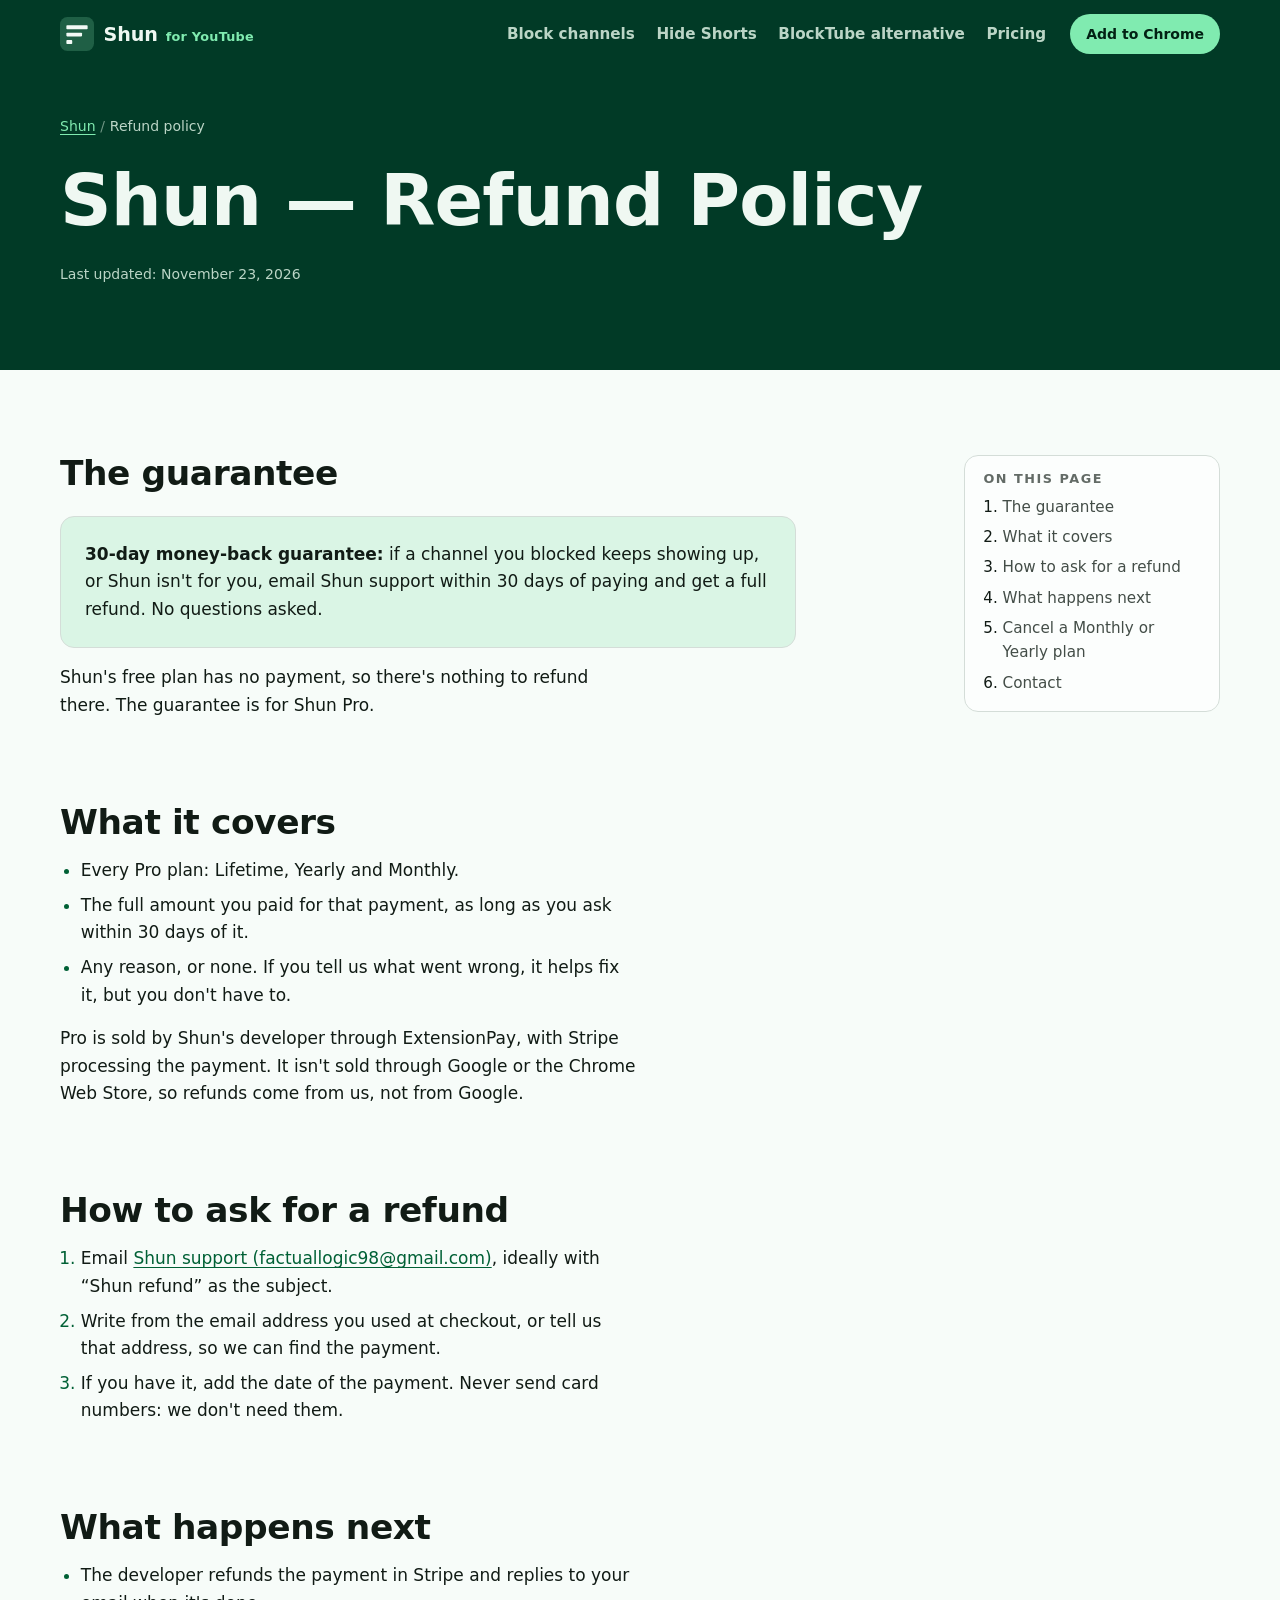
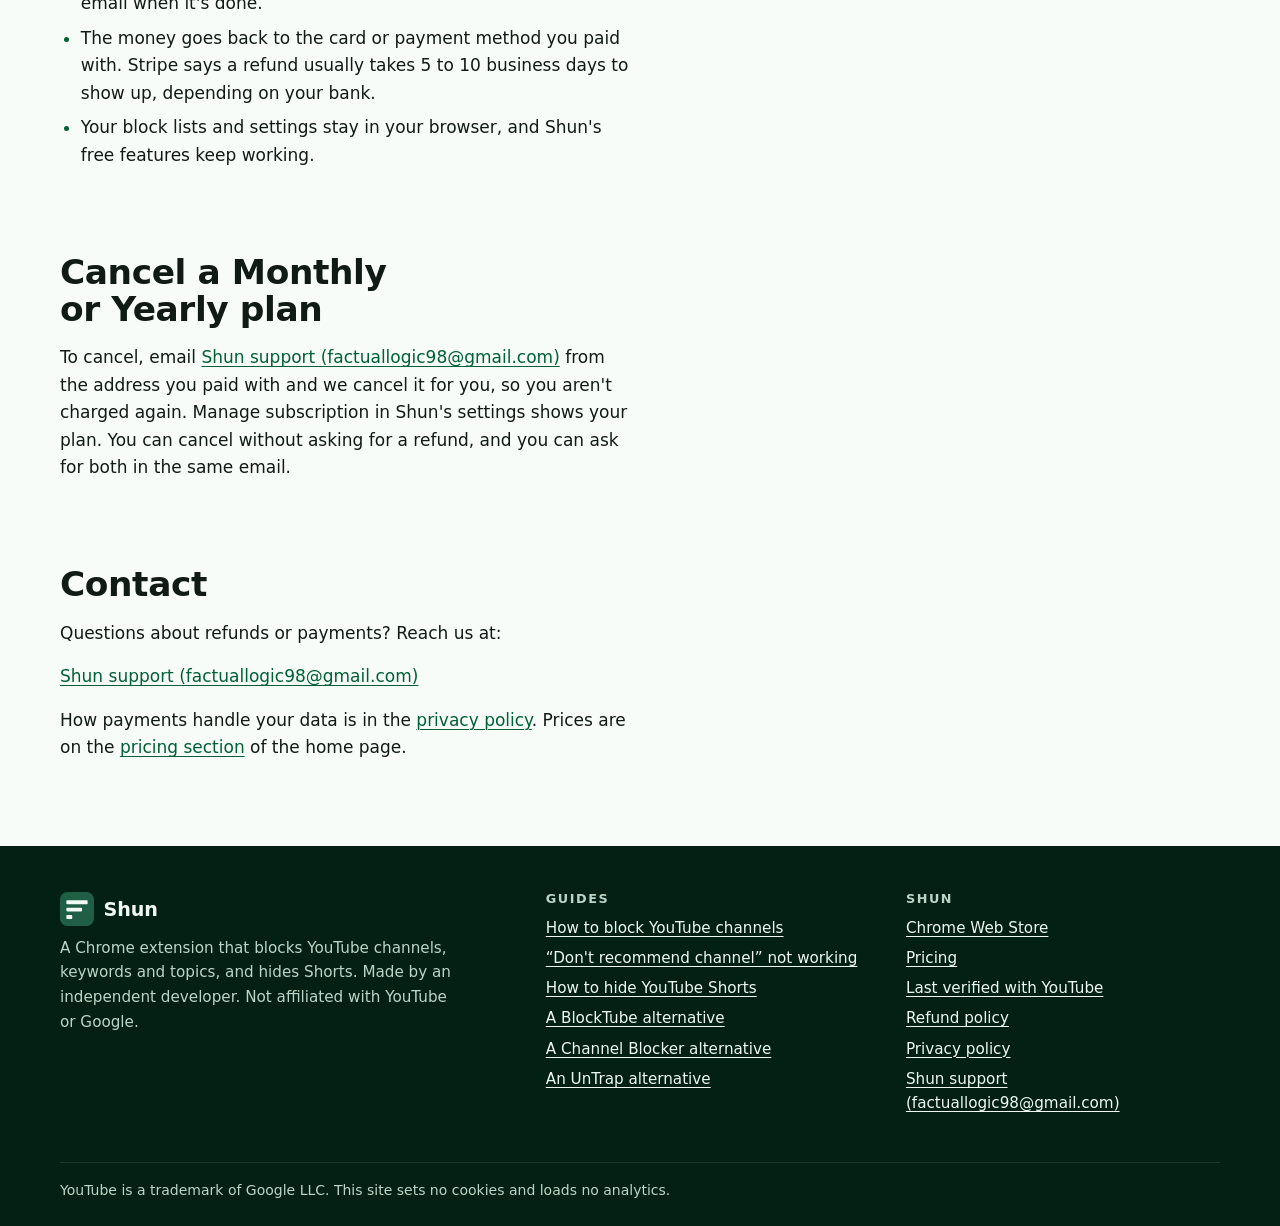
<file: refund-policy.html>
<!DOCTYPE html>
<html lang="en">
<head>
  <meta charset="utf-8">
  <meta name="viewport" content="width=device-width, initial-scale=1">
  <title>Shun — Refund Policy</title>
  <meta name="description" content="Shun Pro has a 30-day money-back guarantee. How to ask for a refund, how refunds are paid, and how to cancel a Monthly or Yearly plan.">
  <link rel="canonical" href="https://flindustries.github.io/shun/refund-policy.html">
  <meta name="color-scheme" content="light dark">
  <meta name="theme-color" content="#0f4732">
  <link rel="icon" href="assets/favicon.svg" type="image/svg+xml">
  <link rel="icon" href="assets/icon-128.png" type="image/png" sizes="128x128">
  <link rel="apple-touch-icon" href="assets/icon-128.png">
  <link rel="stylesheet" href="assets/site.css">

  <meta property="og:type" content="website">
  <meta property="og:site_name" content="Shun">
  <meta property="og:title" content="Shun refund policy: 30-day money-back guarantee">
  <meta property="og:description" content="If a channel you blocked keeps showing up, or Shun isn't for you, email within 30 days of paying and get a full refund.">
  <meta property="og:url" content="https://flindustries.github.io/shun/refund-policy.html">
  <meta property="og:image" content="https://flindustries.github.io/shun/assets/og.png">
  <meta property="og:image:width" content="1400">
  <meta property="og:image:height" content="560">
  <meta property="og:image:alt" content="Shun for YouTube: block the channels, words and topics you don't want.">
  <meta name="twitter:card" content="summary_large_image">
  <meta name="twitter:title" content="Shun refund policy: 30-day money-back guarantee">
  <meta name="twitter:description" content="If a channel you blocked keeps showing up, or Shun isn't for you, email within 30 days of paying and get a full refund.">
  <meta name="twitter:image" content="https://flindustries.github.io/shun/assets/og.png">
</head>
<body>
  <a class="skip-link" href="#main">Skip to content</a>

  <header class="site-header">
    <div class="wrap">
      <a class="brand" href="./" aria-label="Shun home">
        <svg viewBox="0 0 64 64" aria-hidden="true"><rect width="64" height="64" rx="14" fill="#1f5f45"/><rect x="12" y="15.5" width="40" height="7.5" rx="1.5" fill="#f3faf6"/><rect x="12" y="29.5" width="29.5" height="7" rx="1.5" fill="#f3faf6"/><rect x="12" y="43.5" width="11" height="7.5" rx="1.5" fill="#f3faf6"/></svg>
        <span>Shun <small>for YouTube</small></span>
      </a>
      <nav class="site-nav" aria-label="Main">
        <ul>
          <li><a href="how-to-block-youtube-channels.html">Block channels</a></li>
          <li><a href="hide-youtube-shorts.html">Hide Shorts</a></li>
          <li><a href="blocktube-alternative.html"><span class="nav-long">BlockTube alternative</span><span class="nav-short">vs BlockTube</span></a></li>
          <li><a href="./#pricing">Pricing</a></li>
        </ul>
      </nav>
      <a class="header-cta" href="https://chromewebstore.google.com/detail/cleanfeed-for-youtube-blo/iikgdocegpniapcigmmgcnacfojmmnnd?utm_source=website&amp;utm_campaign=site">Add to Chrome</a>
    </div>
  </header>

  <main id="main">
    <div class="page-hero on-forest">
      <div class="wrap">
        <nav class="crumbs" aria-label="Breadcrumb">
          <ol>
            <li><a href="./">Shun</a></li>
            <li><span aria-current="page">Refund policy</span></li>
          </ol>
        </nav>
        <h1 class="policy-title">Shun — Refund Policy</h1>
        <p class="page-meta">Last updated: November 23, 2026</p>
      </div>
    </div>

    <div class="wrap article-layout">
      <nav class="toc" aria-labelledby="toc-title">
        <h2 id="toc-title">On this page</h2>
        <ol>
          <li><a href="#guarantee">The guarantee</a></li>
          <li><a href="#what-it-covers">What it covers</a></li>
          <li><a href="#how-to-ask">How to ask for a refund</a></li>
          <li><a href="#what-happens">What happens next</a></li>
          <li><a href="#cancel">Cancel a Monthly or Yearly plan</a></li>
          <li><a href="#contact">Contact</a></li>
        </ol>
      </nav>

      <article class="article policy">
        <h2 id="guarantee">The guarantee</h2>
        <div class="callout policy-summary">
          <strong>30-day money-back guarantee:</strong> if a channel you blocked keeps showing up, or Shun isn't for you, email Shun support within 30 days of paying and get a full refund. No questions asked.
        </div>
        <p>Shun's free plan has no payment, so there's nothing to refund there. The guarantee is for Shun Pro.</p>

        <h2 id="what-it-covers">What it covers</h2>
        <ul>
          <li>Every Pro plan: Lifetime, Yearly and Monthly.</li>
          <li>The full amount you paid for that payment, as long as you ask within 30 days of it.</li>
          <li>Any reason, or none. If you tell us what went wrong, it helps fix it, but you don't have to.</li>
        </ul>
        <p>Pro is sold by Shun's developer through ExtensionPay, with Stripe processing the payment. It isn't sold through Google or the Chrome Web Store, so refunds come from us, not from Google.</p>

        <h2 id="how-to-ask">How to ask for a refund</h2>
        <ol>
          <li>Email <a href="mailto:factuallogic98@gmail.com?subject=Shun%20refund">Shun support (factuallogic98@gmail.com)</a>, ideally with “Shun refund” as the subject.</li>
          <li>Write from the email address you used at checkout, or tell us that address, so we can find the payment.</li>
          <li>If you have it, add the date of the payment. Never send card numbers: we don't need them.</li>
        </ol>

        <h2 id="what-happens">What happens next</h2>
        <ul>
          <li>The developer refunds the payment in Stripe and replies to your email when it's done.</li>
          <li>The money goes back to the card or payment method you paid with. Stripe says a refund usually takes 5 to 10 business days to show up, depending on your bank.</li>
          <li>Your block lists and settings stay in your browser, and Shun's free features keep working.</li>
        </ul>

        <h2 id="cancel">Cancel a Monthly or Yearly plan</h2>
        <p>To cancel, email <a href="mailto:factuallogic98@gmail.com?subject=Shun%20cancel">Shun support (factuallogic98@gmail.com)</a> from the address you paid with and we cancel it for you, so you aren't charged again. Manage subscription in Shun's settings shows your plan. You can cancel without asking for a refund, and you can ask for both in the same email.</p>

        <h2 id="contact">Contact</h2>
        <p>Questions about refunds or payments? Reach us at:</p>
        <p><a href="mailto:factuallogic98@gmail.com">Shun support (factuallogic98@gmail.com)</a></p>
        <p>How payments handle your data is in the <a href="privacy-policy.html#plans-and-payments">privacy policy</a>. Prices are on the <a href="./#pricing">pricing section</a> of the home page.</p>
      </article>
    </div>
  </main>

  <footer class="site-footer">
    <div class="wrap">
      <div class="footer-grid">
        <div>
          <a class="brand" href="./">
            <svg viewBox="0 0 64 64" aria-hidden="true"><rect width="64" height="64" rx="14" fill="#1f5f45"/><rect x="12" y="15.5" width="40" height="7.5" rx="1.5" fill="#f3faf6"/><rect x="12" y="29.5" width="29.5" height="7" rx="1.5" fill="#f3faf6"/><rect x="12" y="43.5" width="11" height="7.5" rx="1.5" fill="#f3faf6"/></svg>
            <span>Shun</span>
          </a>
          <p>A Chrome extension that blocks YouTube channels, keywords and topics, and hides Shorts. Made by an independent developer. Not affiliated with YouTube or Google.</p>
        </div>
        <div>
          <h2>Guides</h2>
          <ul>
            <li><a href="how-to-block-youtube-channels.html">How to block YouTube channels</a></li>
            <li><a href="youtube-dont-recommend-channel-not-working.html">“Don't recommend channel” not working</a></li>
            <li><a href="hide-youtube-shorts.html">How to hide YouTube Shorts</a></li>
            <li><a href="blocktube-alternative.html">A BlockTube alternative</a></li>
            <li><a href="channel-blocker-alternative.html">A Channel Blocker alternative</a></li>
            <li><a href="untrap-alternative.html">An UnTrap alternative</a></li>
          </ul>
        </div>
        <div>
          <h2>Shun</h2>
          <ul>
            <li><a href="https://chromewebstore.google.com/detail/cleanfeed-for-youtube-blo/iikgdocegpniapcigmmgcnacfojmmnnd?utm_source=website&amp;utm_campaign=site">Chrome Web Store</a></li>
            <li><a href="./#pricing">Pricing</a></li>
            <li><a href="last-verified.html">Last verified with YouTube</a></li>
            <li><a href="refund-policy.html" aria-current="page">Refund policy</a></li>
            <li><a href="privacy-policy.html">Privacy policy</a></li>
            <li><a href="mailto:factuallogic98@gmail.com">Shun support (factuallogic98@gmail.com)</a></li>
          </ul>
        </div>
      </div>
      <p class="footer-note">YouTube is a trademark of Google LLC. This site sets no cookies and loads no analytics.</p>
    </div>
  </footer>
</body>
</html>
</file>
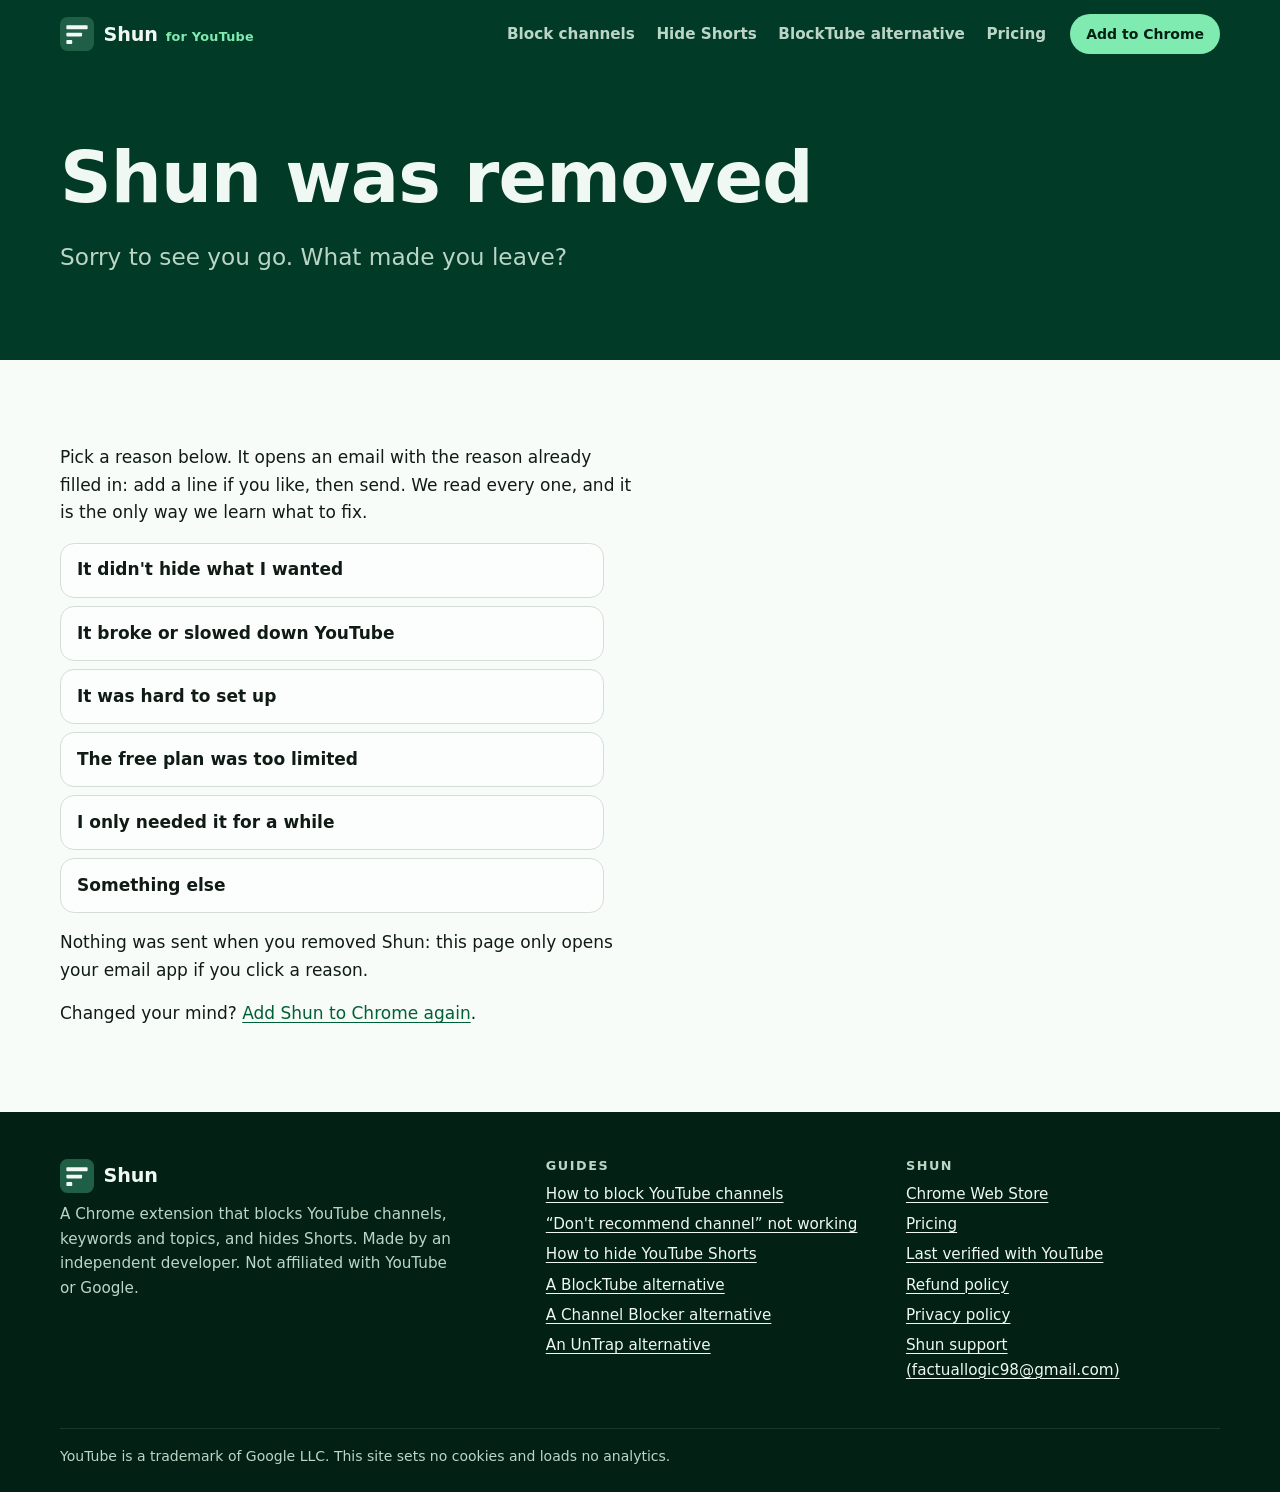
<file: uninstall.html>
<!DOCTYPE html>
<html lang="en">
<head>
  <meta charset="utf-8">
  <meta name="viewport" content="width=device-width, initial-scale=1">
  <title>Shun was removed — tell us why</title>
  <meta name="description" content="Shun was removed from Chrome. One click tells us what went wrong.">
  <link rel="canonical" href="https://flindustries.github.io/shun/uninstall.html">
  <meta name="color-scheme" content="light dark">
  <meta name="theme-color" content="#0f4732">
  <link rel="icon" href="assets/favicon.svg" type="image/svg+xml">
  <link rel="icon" href="assets/icon-128.png" type="image/png" sizes="128x128">
  <link rel="apple-touch-icon" href="assets/icon-128.png">
  <link rel="stylesheet" href="assets/site.css">
  <meta name="robots" content="noindex">
</head>
<body>
  <a class="skip-link" href="#main">Skip to content</a>

  <header class="site-header">
    <div class="wrap">
      <a class="brand" href="./" aria-label="Shun home">
        <svg viewBox="0 0 64 64" aria-hidden="true"><rect width="64" height="64" rx="14" fill="#1f5f45"/><rect x="12" y="15.5" width="40" height="7.5" rx="1.5" fill="#f3faf6"/><rect x="12" y="29.5" width="29.5" height="7" rx="1.5" fill="#f3faf6"/><rect x="12" y="43.5" width="11" height="7.5" rx="1.5" fill="#f3faf6"/></svg>
        <span>Shun <small>for YouTube</small></span>
      </a>
      <nav class="site-nav" aria-label="Main">
        <ul>
          <li><a href="how-to-block-youtube-channels.html">Block channels</a></li>
          <li><a href="hide-youtube-shorts.html">Hide Shorts</a></li>
          <li><a href="blocktube-alternative.html"><span class="nav-long">BlockTube alternative</span><span class="nav-short">vs BlockTube</span></a></li>
          <li><a href="./#pricing">Pricing</a></li>
        </ul>
      </nav>
      <a class="header-cta" href="https://chromewebstore.google.com/detail/cleanfeed-for-youtube-blo/iikgdocegpniapcigmmgcnacfojmmnnd?utm_source=website&amp;utm_campaign=site">Add to Chrome</a>
    </div>
  </header>

  <main id="main">
    <div class="page-hero on-forest">
      <div class="wrap">
        <h1 class="policy-title">Shun was removed</h1>
        <p class="page-lede">Sorry to see you go. What made you leave?</p>
      </div>
    </div>

    <div class="wrap article-layout">
      <article class="article policy">
        <p>Pick a reason below. It opens an email with the reason already filled in: add a line if you like, then send. We read every one, and it is the only way we learn what to fix.</p>
        <ul class="reasons">
          <li><a href="mailto:factuallogic98@gmail.com?subject=Shun%20removed%3A%20It%20didn%27t%20hide%20what%20I%20wanted">It didn't hide what I wanted</a></li>
          <li><a href="mailto:factuallogic98@gmail.com?subject=Shun%20removed%3A%20It%20broke%20or%20slowed%20down%20YouTube">It broke or slowed down YouTube</a></li>
          <li><a href="mailto:factuallogic98@gmail.com?subject=Shun%20removed%3A%20It%20was%20hard%20to%20set%20up">It was hard to set up</a></li>
          <li><a href="mailto:factuallogic98@gmail.com?subject=Shun%20removed%3A%20The%20free%20plan%20was%20too%20limited">The free plan was too limited</a></li>
          <li><a href="mailto:factuallogic98@gmail.com?subject=Shun%20removed%3A%20I%20only%20needed%20it%20for%20a%20while">I only needed it for a while</a></li>
          <li><a href="mailto:factuallogic98@gmail.com?subject=Shun%20removed%3A%20Something%20else">Something else</a></li>
        </ul>
        <p>Nothing was sent when you removed Shun: this page only opens your email app if you click a reason.</p>
        <p>Changed your mind? <a href="https://chromewebstore.google.com/detail/cleanfeed-for-youtube-blo/iikgdocegpniapcigmmgcnacfojmmnnd?utm_source=website&amp;utm_campaign=site">Add Shun to Chrome again</a>.</p>
      </article>
    </div>
  </main>

  <footer class="site-footer">
    <div class="wrap">
      <div class="footer-grid">
        <div>
          <a class="brand" href="./">
            <svg viewBox="0 0 64 64" aria-hidden="true"><rect width="64" height="64" rx="14" fill="#1f5f45"/><rect x="12" y="15.5" width="40" height="7.5" rx="1.5" fill="#f3faf6"/><rect x="12" y="29.5" width="29.5" height="7" rx="1.5" fill="#f3faf6"/><rect x="12" y="43.5" width="11" height="7.5" rx="1.5" fill="#f3faf6"/></svg>
            <span>Shun</span>
          </a>
          <p>A Chrome extension that blocks YouTube channels, keywords and topics, and hides Shorts. Made by an independent developer. Not affiliated with YouTube or Google.</p>
        </div>
        <div>
          <h2>Guides</h2>
          <ul>
            <li><a href="how-to-block-youtube-channels.html">How to block YouTube channels</a></li>
            <li><a href="youtube-dont-recommend-channel-not-working.html">“Don't recommend channel” not working</a></li>
            <li><a href="hide-youtube-shorts.html">How to hide YouTube Shorts</a></li>
            <li><a href="blocktube-alternative.html">A BlockTube alternative</a></li>
            <li><a href="channel-blocker-alternative.html">A Channel Blocker alternative</a></li>
            <li><a href="untrap-alternative.html">An UnTrap alternative</a></li>
          </ul>
        </div>
        <div>
          <h2>Shun</h2>
          <ul>
            <li><a href="https://chromewebstore.google.com/detail/cleanfeed-for-youtube-blo/iikgdocegpniapcigmmgcnacfojmmnnd?utm_source=website&amp;utm_campaign=site">Chrome Web Store</a></li>
            <li><a href="./#pricing">Pricing</a></li>
            <li><a href="last-verified.html">Last verified with YouTube</a></li>
            <li><a href="refund-policy.html">Refund policy</a></li>
            <li><a href="privacy-policy.html" aria-current="page">Privacy policy</a></li>
            <li><a href="mailto:factuallogic98@gmail.com">Shun support (factuallogic98@gmail.com)</a></li>
          </ul>
        </div>
      </div>
      <p class="footer-note">YouTube is a trademark of Google LLC. This site sets no cookies and loads no analytics.</p>
    </div>
  </footer>
</body>
</html>
</file>
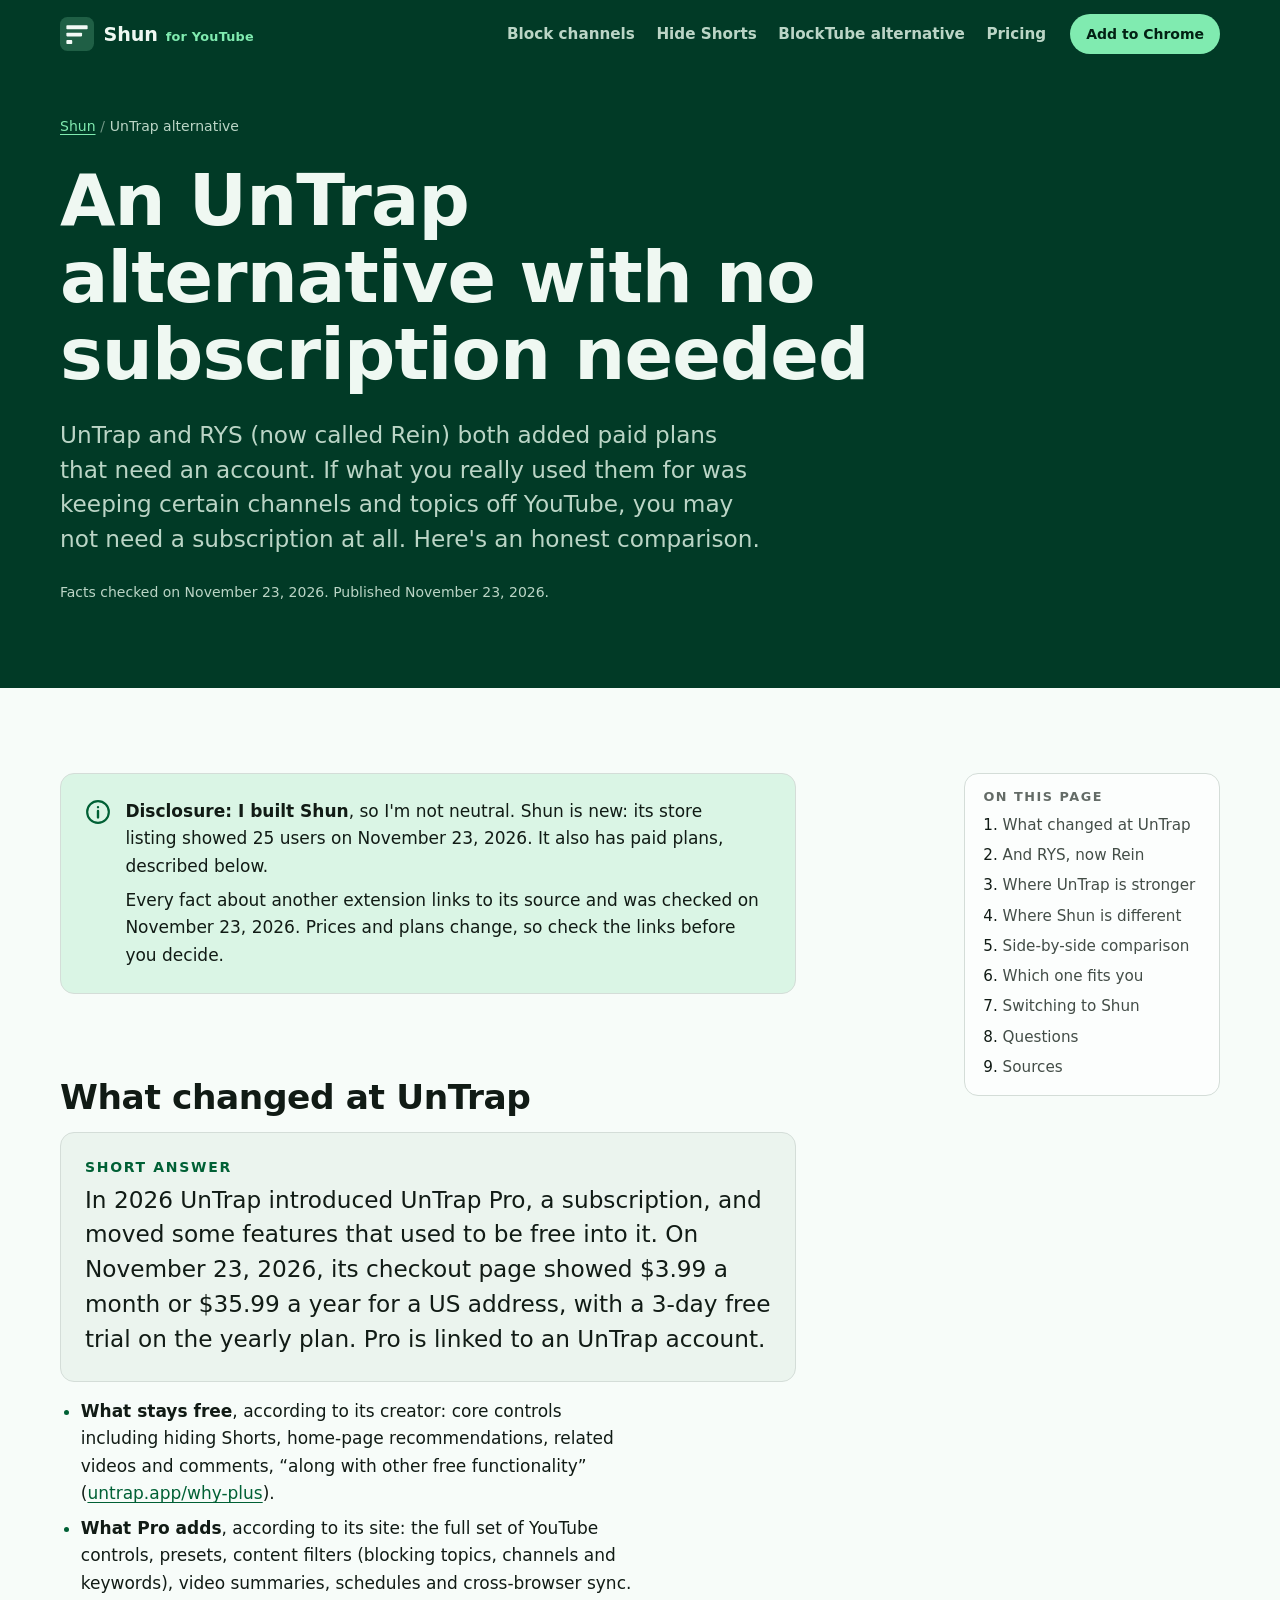
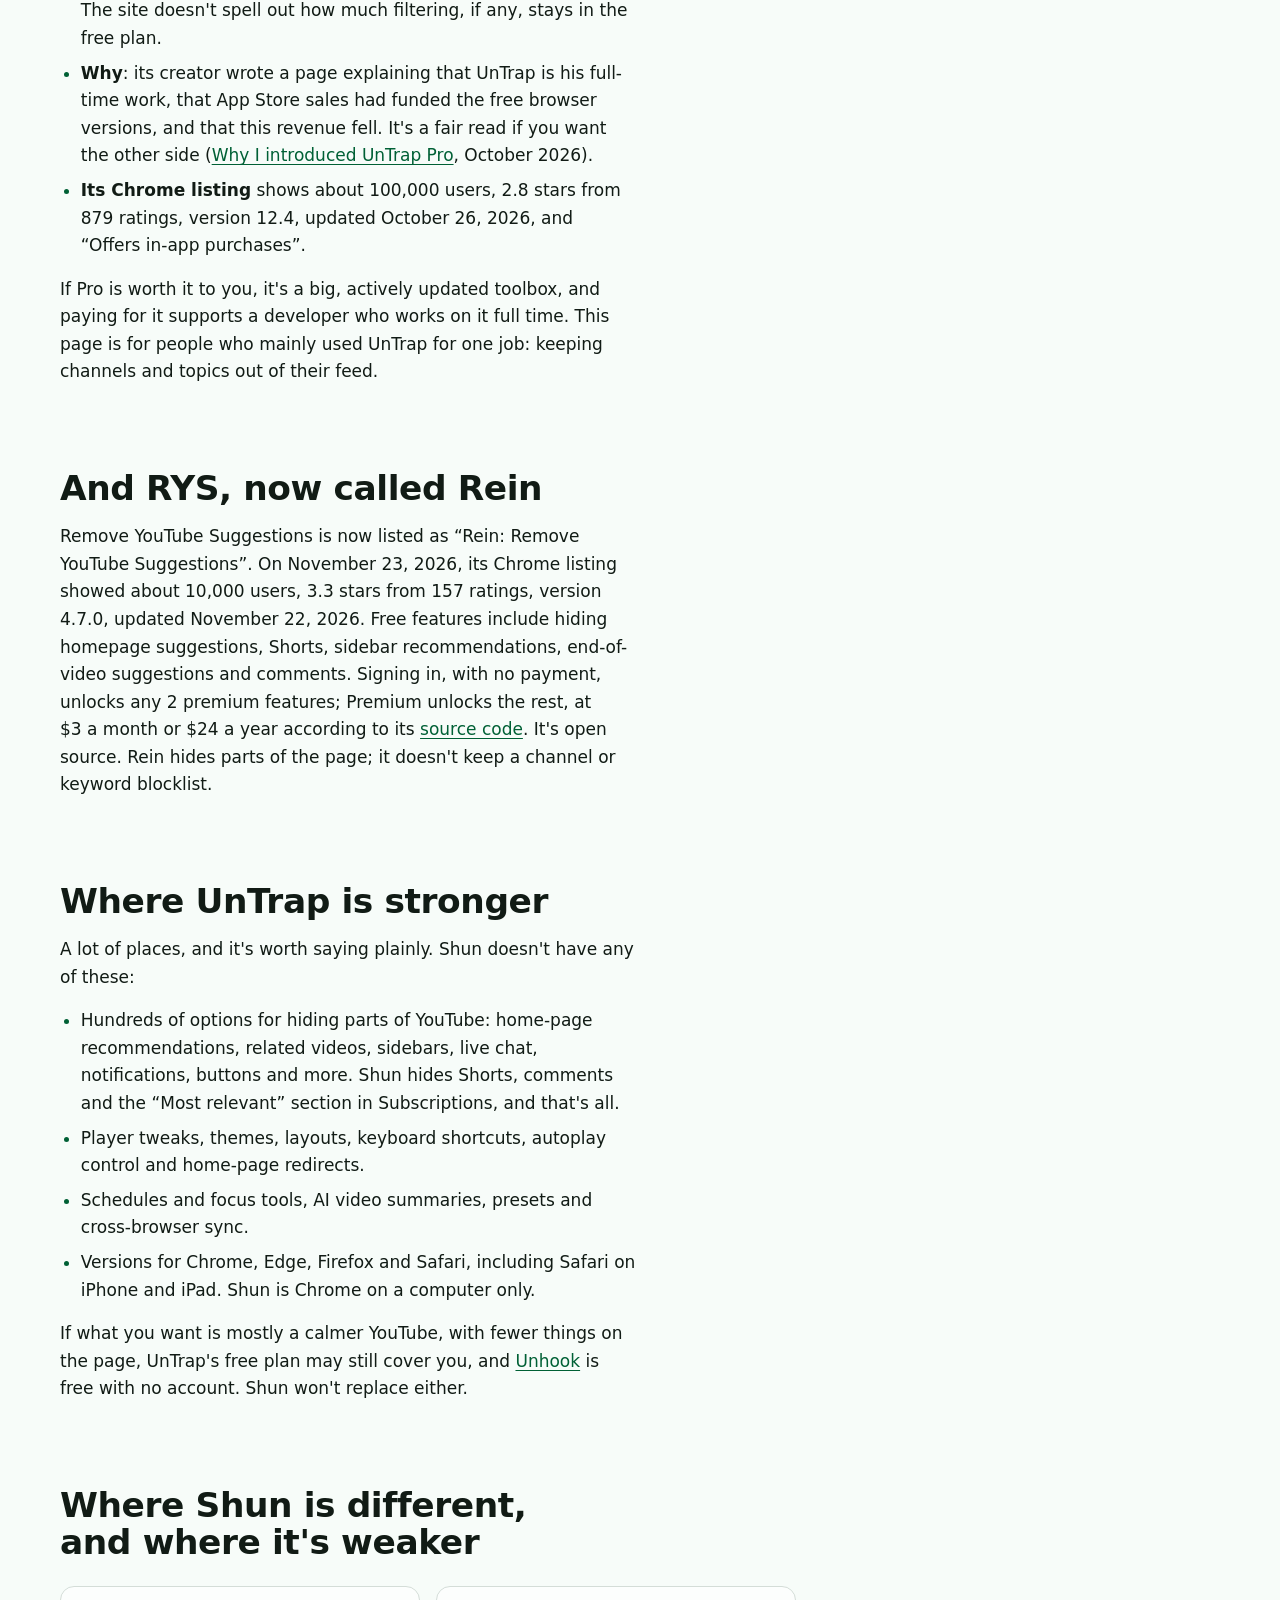
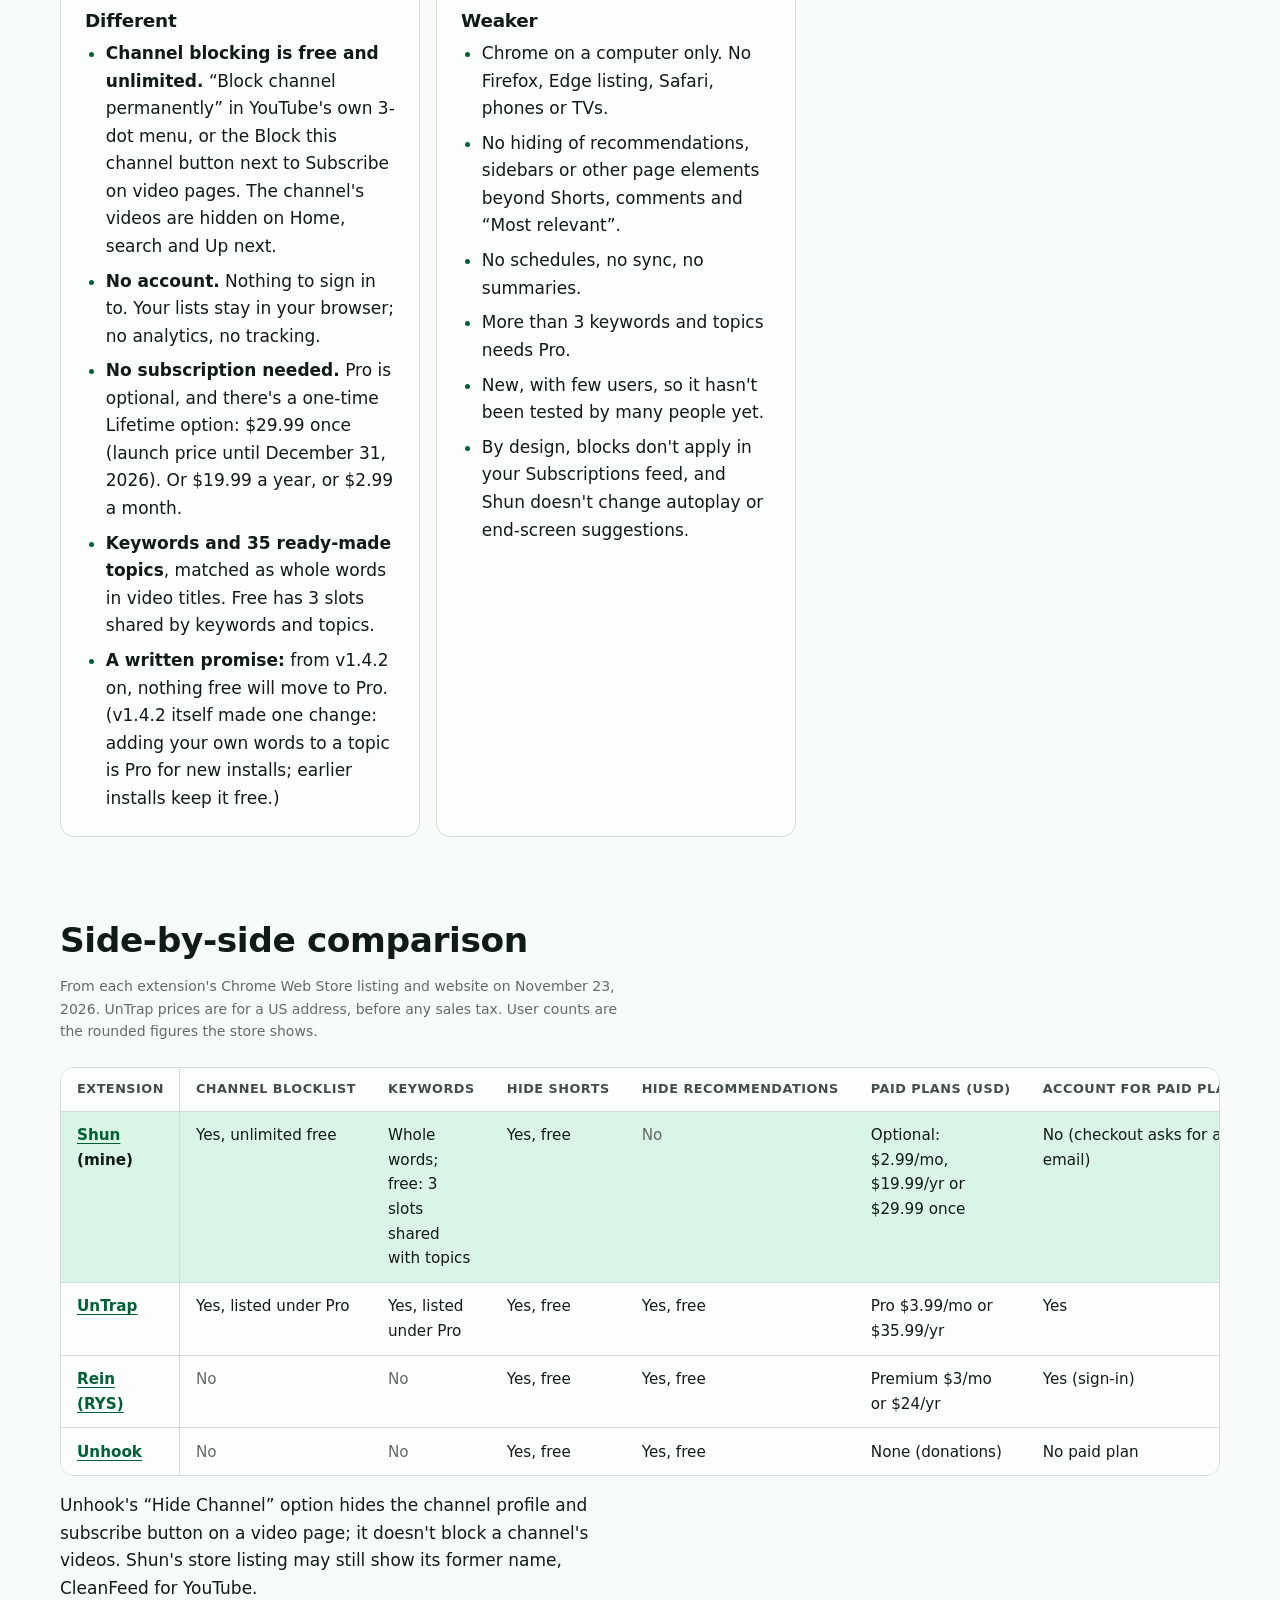
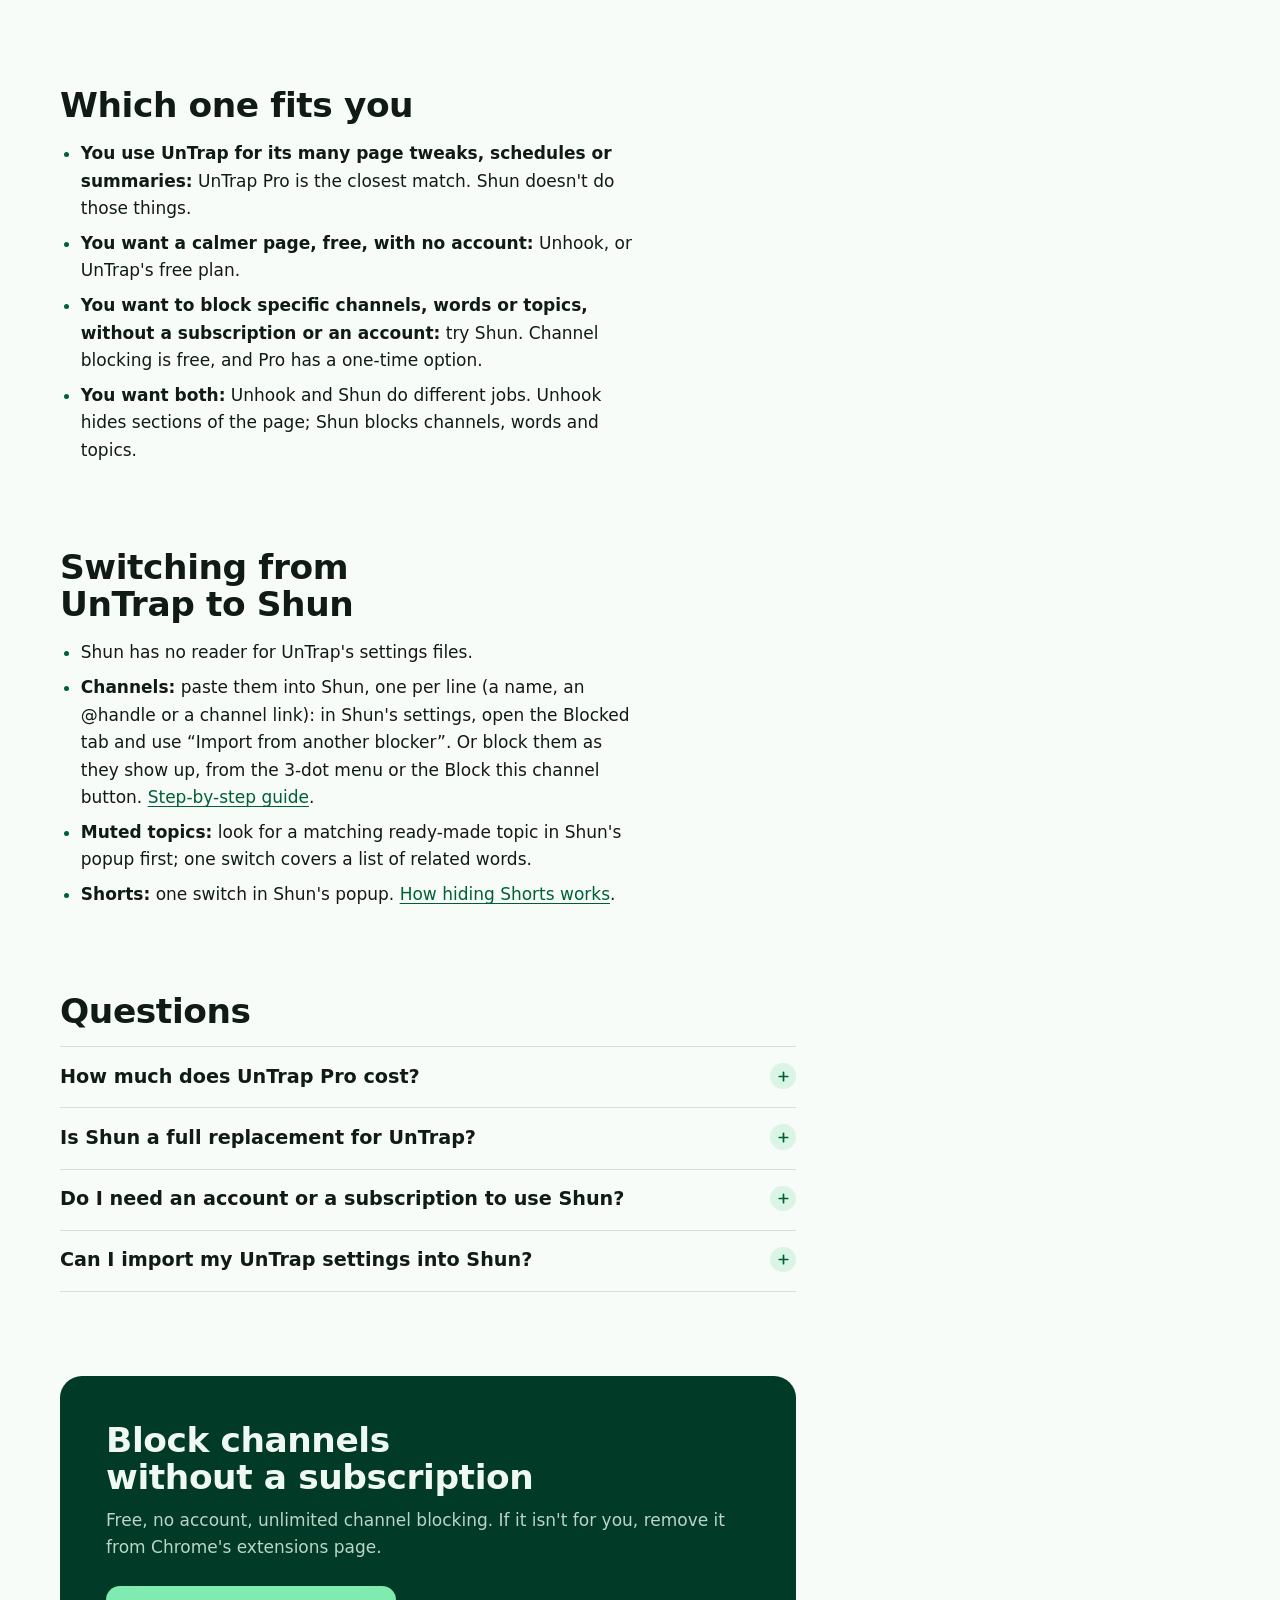
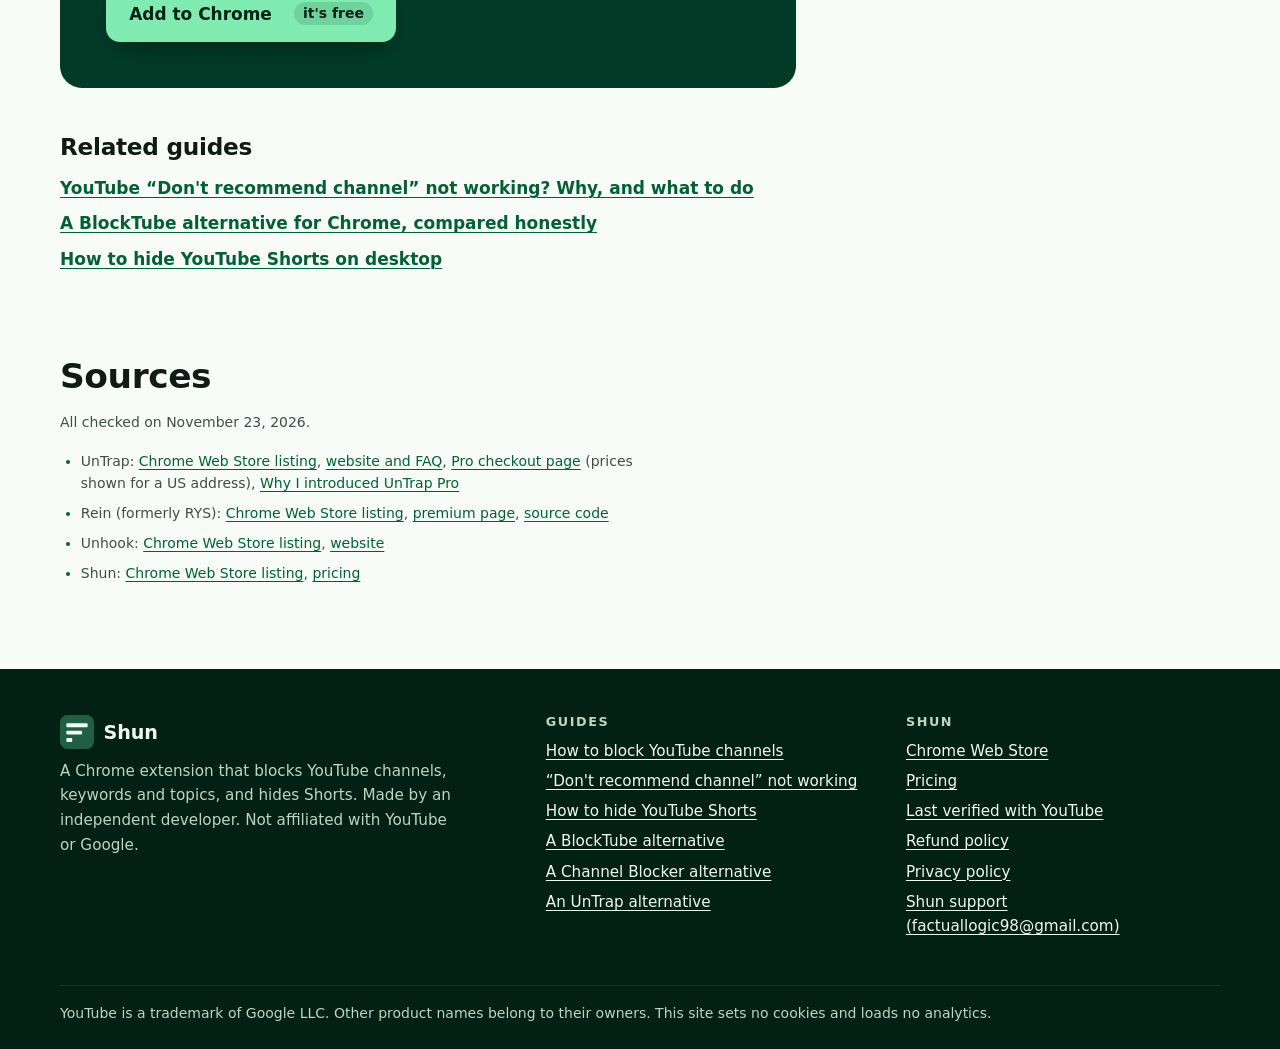
<file: untrap-alternative.html>
<!DOCTYPE html>
<html lang="en">
<head>
  <meta charset="utf-8">
  <meta name="viewport" content="width=device-width, initial-scale=1">
  <title>UnTrap Alternative With No Subscription Needed (2026) | Shun</title>
  <meta name="description" content="UnTrap Pro is $3.99/month or $35.99/year and is tied to an account (US prices, checked Nov 23, 2026). If you mainly block channels and keywords, compare Shun.">
  <link rel="canonical" href="https://flindustries.github.io/shun/untrap-alternative.html">
  <meta name="color-scheme" content="light dark">
  <meta name="theme-color" content="#0f4732">
  <link rel="icon" href="assets/favicon.svg" type="image/svg+xml">
  <link rel="icon" href="assets/icon-128.png" type="image/png" sizes="128x128">
  <link rel="apple-touch-icon" href="assets/icon-128.png">
  <link rel="stylesheet" href="assets/site.css">

  <meta property="og:type" content="article">
  <meta property="og:site_name" content="Shun">
  <meta property="og:title" content="An UnTrap alternative with no subscription needed">
  <meta property="og:description" content="UnTrap moved features into a Pro subscription in 2026. If what you used it for was blocking channels and keywords, here's how Shun, Rein (formerly RYS) and Unhook compare. Checked November 23, 2026.">
  <meta property="og:url" content="https://flindustries.github.io/shun/untrap-alternative.html">
  <meta property="og:image" content="https://flindustries.github.io/shun/assets/og.png">
  <meta property="og:image:width" content="1400">
  <meta property="og:image:height" content="560">
  <meta property="og:image:alt" content="Shun for YouTube: block the channels, words and topics you don't want.">
  <meta property="article:published_time" content="2026-11-23">
  <meta property="article:modified_time" content="2026-11-23">
  <meta name="twitter:card" content="summary_large_image">
  <meta name="twitter:title" content="An UnTrap alternative with no subscription needed">
  <meta name="twitter:description" content="UnTrap moved features into a Pro subscription in 2026. If what you used it for was blocking channels and keywords, here's how Shun, Rein (formerly RYS) and Unhook compare. Checked November 23, 2026.">
  <meta name="twitter:image" content="https://flindustries.github.io/shun/assets/og.png">

  <script type="application/ld+json">
  {
    "@context": "https://schema.org",
    "@type": "Article",
    "headline": "An UnTrap alternative with no subscription needed",
    "description": "What changed with UnTrap Pro, where UnTrap is still stronger, and how Shun, Rein (formerly RYS) and Unhook compare for blocking YouTube channels and keywords. Sources checked on November 23, 2026.",
    "datePublished": "2026-11-23",
    "dateModified": "2026-11-25",
    "image": "https://flindustries.github.io/shun/assets/og.png",
    "mainEntityOfPage": "https://flindustries.github.io/shun/untrap-alternative.html",
    "author": { "@type": "Organization", "name": "Shun", "url": "https://flindustries.github.io/shun/" },
    "publisher": { "@type": "Organization", "name": "Shun", "url": "https://flindustries.github.io/shun/" }
  }
  </script>
  <script type="application/ld+json">
  {
    "@context": "https://schema.org",
    "@type": "BreadcrumbList",
    "itemListElement": [
      { "@type": "ListItem", "position": 1, "name": "Shun", "item": "https://flindustries.github.io/shun/" },
      { "@type": "ListItem", "position": 2, "name": "UnTrap alternative", "item": "https://flindustries.github.io/shun/untrap-alternative.html" }
    ]
  }
  </script>
  <script type="application/ld+json">
  {
    "@context": "https://schema.org",
    "@type": "FAQPage",
    "mainEntity": [
      { "@type": "Question", "name": "How much does UnTrap Pro cost?", "acceptedAnswer": { "@type": "Answer", "text": "On November 23, 2026, UnTrap's Pro checkout page showed, for a US address, $3.99 a month or $35.99 a year, with a 3-day free trial on the yearly plan. Prices vary by country. Pro is linked to an UnTrap account." } },
      { "@type": "Question", "name": "Is Shun a full replacement for UnTrap?", "acceptedAnswer": { "@type": "Answer", "text": "No. UnTrap has hundreds of options for hiding parts of YouTube, plus schedules, video summaries and sync. Shun focuses on blocking channels, keywords and topics, and also hides Shorts and comments. If you mostly want to hide page elements, UnTrap's free plan or Unhook may suit you better." } },
      { "@type": "Question", "name": "Do I need an account or a subscription to use Shun?", "acceptedAnswer": { "@type": "Answer", "text": "No. There's no Shun account, and channel blocking is free and unlimited. Pro is optional: $2.99 a month, $19.99 a year, or $29.99 once for Lifetime (launch price until December 31, 2026). Checkout runs through ExtensionPay with Stripe, which asks for an email address for the purchase." } },
      { "@type": "Question", "name": "Can I import my UnTrap settings into Shun?", "acceptedAnswer": { "@type": "Answer", "text": "Not UnTrap's settings: Shun has no reader for UnTrap's files. You can paste your channels instead: in Shun's settings, open the Blocked tab, use Import from another blocker and paste channels one per line (a name, an @handle or a channel link). For words, switch on topics or add keywords in Shun's popup." } }
    ]
  }
  </script>
</head>
<body>
  <a class="skip-link" href="#main">Skip to content</a>

  <header class="site-header">
    <div class="wrap">
      <a class="brand" href="./" aria-label="Shun home">
        <svg viewBox="0 0 64 64" aria-hidden="true"><rect width="64" height="64" rx="14" fill="#1f5f45"/><rect x="12" y="15.5" width="40" height="7.5" rx="1.5" fill="#f3faf6"/><rect x="12" y="29.5" width="29.5" height="7" rx="1.5" fill="#f3faf6"/><rect x="12" y="43.5" width="11" height="7.5" rx="1.5" fill="#f3faf6"/></svg>
        <span>Shun <small>for YouTube</small></span>
      </a>
      <nav class="site-nav" aria-label="Main">
        <ul>
          <li><a href="how-to-block-youtube-channels.html">Block channels</a></li>
          <li><a href="hide-youtube-shorts.html">Hide Shorts</a></li>
          <li><a href="blocktube-alternative.html"><span class="nav-long">BlockTube alternative</span><span class="nav-short">vs BlockTube</span></a></li>
          <li><a href="./#pricing">Pricing</a></li>
        </ul>
      </nav>
      <a class="header-cta" href="https://chromewebstore.google.com/detail/cleanfeed-for-youtube-blo/iikgdocegpniapcigmmgcnacfojmmnnd?utm_source=website&amp;utm_medium=untrap-alternative&amp;utm_campaign=site">Add to Chrome</a>
    </div>
  </header>

  <main id="main">
    <div class="page-hero on-forest">
      <div class="wrap">
        <nav class="crumbs" aria-label="Breadcrumb">
          <ol>
            <li><a href="./">Shun</a></li>
            <li><span aria-current="page">UnTrap alternative</span></li>
          </ol>
        </nav>
        <h1>An UnTrap alternative with no subscription needed</h1>
        <p class="page-lede">UnTrap and RYS (now called Rein) both added paid plans that need an account. If what you really used them for was keeping certain channels and topics off YouTube, you may not need a subscription at all. Here's an honest comparison.</p>
        <p class="page-meta">Facts checked on November 23, 2026. Published November 23, 2026.</p>
      </div>
    </div>

    <div class="wrap article-layout toc-static">
      <nav class="toc" aria-labelledby="toc-title">
        <h2 id="toc-title">On this page</h2>
        <ol>
          <li><a href="#what-changed">What changed at UnTrap</a></li>
          <li><a href="#rys">And RYS, now Rein</a></li>
          <li><a href="#untrap-strengths">Where UnTrap is stronger</a></li>
          <li><a href="#shun-differences">Where Shun is different</a></li>
          <li><a href="#comparison">Side-by-side comparison</a></li>
          <li><a href="#pick">Which one fits you</a></li>
          <li><a href="#switching">Switching to Shun</a></li>
          <li><a href="#faq">Questions</a></li>
          <li><a href="#sources">Sources</a></li>
        </ol>
      </nav>

      <article class="article">
        <div class="disclosure">
          <svg viewBox="0 0 24 24" aria-hidden="true"><circle cx="12" cy="12" r="10" fill="none" stroke="currentColor" stroke-width="2"/><path d="M12 11v6M12 7.5v.01" stroke="currentColor" stroke-width="2.2" stroke-linecap="round"/></svg>
          <div>
            <p><strong>Disclosure: I built Shun</strong>, so I'm not neutral. Shun is new: its store listing showed 25 users on November 23, 2026. It also has paid plans, described below.</p>
            <p>Every fact about another extension links to its source and was checked on November 23, 2026. Prices and plans change, so check the links before you decide.</p>
          </div>
        </div>

        <h2 id="what-changed">What changed at UnTrap</h2>
        <p class="answer"><strong>Short answer</strong>In 2026 UnTrap introduced UnTrap Pro, a subscription, and moved some features that used to be free into it. On November 23, 2026, its checkout page showed $3.99 a month or $35.99 a year for a US address, with a 3-day free trial on the yearly plan. Pro is linked to an UnTrap account.</p>
        <ul>
          <li><strong>What stays free</strong>, according to its creator: core controls including hiding Shorts, home-page recommendations, related videos and comments, “along with other free functionality” (<a href="https://untrap.app/why-plus/">untrap.app/why-plus</a>).</li>
          <li><strong>What Pro adds</strong>, according to its site: the full set of YouTube controls, presets, content filters (blocking topics, channels and keywords), video summaries, schedules and cross-browser sync. The site doesn't spell out how much filtering, if any, stays in the free plan.</li>
          <li><strong>Why</strong>: its creator wrote a page explaining that UnTrap is his full-time work, that App Store sales had funded the free browser versions, and that this revenue fell. It's a fair read if you want the other side (<a href="https://untrap.app/why-plus/">Why I introduced UnTrap Pro</a>, October 2026).</li>
          <li><strong>Its Chrome listing</strong> shows about 100,000 users, 2.8 stars from 879 ratings, version 12.4, updated October 26, 2026, and “Offers in-app purchases”.</li>
        </ul>
        <p>If Pro is worth it to you, it's a big, actively updated toolbox, and paying for it supports a developer who works on it full time. This page is for people who mainly used UnTrap for one job: keeping channels and topics out of their feed.</p>

        <h2 id="rys">And RYS, now called Rein</h2>
        <p>Remove YouTube Suggestions is now listed as “Rein: Remove YouTube Suggestions”. On November 23, 2026, its Chrome listing showed about 10,000 users, 3.3 stars from 157 ratings, version 4.7.0, updated November 22, 2026. Free features include hiding homepage suggestions, Shorts, sidebar recommendations, end-of-video suggestions and comments. Signing in, with no payment, unlocks any 2 premium features; Premium unlocks the rest, at $3 a month or $24 a year according to its <a href="https://github.com/lawrencehook/remove-youtube-suggestions/blob/master/src/options/main.html">source code</a>. It's open source. Rein hides parts of the page; it doesn't keep a channel or keyword blocklist.</p>

        <h2 id="untrap-strengths">Where UnTrap is stronger</h2>
        <p>A lot of places, and it's worth saying plainly. Shun doesn't have any of these:</p>
        <ul>
          <li>Hundreds of options for hiding parts of YouTube: home-page recommendations, related videos, sidebars, live chat, notifications, buttons and more. Shun hides Shorts, comments and the “Most relevant” section in Subscriptions, and that's all.</li>
          <li>Player tweaks, themes, layouts, keyboard shortcuts, autoplay control and home-page redirects.</li>
          <li>Schedules and focus tools, AI video summaries, presets and cross-browser sync.</li>
          <li>Versions for Chrome, Edge, Firefox and Safari, including Safari on iPhone and iPad. Shun is Chrome on a computer only.</li>
        </ul>
        <p>If what you want is mostly a calmer YouTube, with fewer things on the page, UnTrap's free plan may still cover you, and <a href="https://unhook.app/">Unhook</a> is free with no account. Shun won't replace either.</p>

        <h2 id="shun-differences">Where Shun is different, and where it's weaker</h2>
        <div class="verdict">
          <div>
            <h3>Different</h3>
            <ul>
              <li><strong>Channel blocking is free and unlimited.</strong> “Block channel permanently” in YouTube's own 3-dot menu, or the Block this channel button next to Subscribe on video pages. The channel's videos are hidden on Home, search and Up next.</li>
              <li><strong>No account.</strong> Nothing to sign in to. Your lists stay in your browser; no analytics, no tracking.</li>
              <li><strong>No subscription needed.</strong> Pro is optional, and there's a one-time Lifetime option: $29.99 once (launch price until December 31, 2026). Or $19.99 a year, or $2.99 a month.</li>
              <li><strong>Keywords and 35 ready-made topics</strong>, matched as whole words in video titles. Free has 3 slots shared by keywords and topics.</li>
              <li><strong>A written promise:</strong> from v1.4.2 on, nothing free will move to Pro. (v1.4.2 itself made one change: adding your own words to a topic is Pro for new installs; earlier installs keep it free.)</li>
            </ul>
          </div>
          <div>
            <h3>Weaker</h3>
            <ul>
              <li>Chrome on a computer only. No Firefox, Edge listing, Safari, phones or TVs.</li>
              <li>No hiding of recommendations, sidebars or other page elements beyond Shorts, comments and “Most relevant”.</li>
              <li>No schedules, no sync, no summaries.</li>
              <li>More than 3 keywords and topics needs Pro.</li>
              <li>New, with few users, so it hasn't been tested by many people yet.</li>
              <li>By design, blocks don't apply in your Subscriptions feed, and Shun doesn't change autoplay or end-screen suggestions.</li>
            </ul>
          </div>
        </div>

        <h2 id="comparison">Side-by-side comparison</h2>
        <p class="table-note" aria-hidden="true">From each extension's Chrome Web Store listing and website on November 23, 2026. UnTrap prices are for a US address, before any sales tax. User counts are the rounded figures the store shows.</p>
        <p class="scroll-hint" aria-hidden="true">Scroll the table sideways to see every column.</p>
        <div class="table-wrap bleed" role="region" aria-labelledby="compare-caption" tabindex="0">
          <table class="compare-table stack">
            <caption id="compare-caption" class="visually-hidden">From each extension's Chrome Web Store listing and website on November 23, 2026. UnTrap prices are for a US address, before any sales tax. User counts are the rounded figures the store shows.</caption>
            <thead>
              <tr>
                <th scope="col">Extension</th>
                <th scope="col">Channel blocklist</th>
                <th scope="col">Keywords</th>
                <th scope="col">Hide Shorts</th>
                <th scope="col">Hide recommendations</th>
                <th scope="col">Paid plans (USD)</th>
                <th scope="col">Account for paid plan</th>
                <th scope="col">Store users</th>
                <th scope="col">Last store update</th>
              </tr>
            </thead>
            <tbody>
              <tr class="ours">
                <th scope="row"><a href="https://chromewebstore.google.com/detail/cleanfeed-for-youtube-blo/iikgdocegpniapcigmmgcnacfojmmnnd?utm_source=website&amp;utm_medium=untrap-alternative&amp;utm_campaign=site">Shun</a> (mine)</th>
                <td data-label="Channel blocklist">Yes, unlimited free</td>
                <td data-label="Keywords">Whole words; free: 3 slots shared with topics</td>
                <td data-label="Hide Shorts">Yes, free</td>
                <td class="no" data-label="Hide recommendations">No</td>
                <td data-label="Paid plans (USD)">Optional: $2.99/mo, $19.99/yr or $29.99 once</td>
                <td data-label="Account for paid plan">No (checkout asks for an email)</td>
                <td data-label="Store users">25</td>
                <td data-label="Last store update">Nov 24, 2026</td>
              </tr>
              <tr>
                <th scope="row"><a href="https://chromewebstore.google.com/detail/enboaomnljigfhfjfoalacienlhjlfil">UnTrap</a></th>
                <td data-label="Channel blocklist">Yes, listed under Pro</td><td data-label="Keywords">Yes, listed under Pro</td><td data-label="Hide Shorts">Yes, free</td><td data-label="Hide recommendations">Yes, free</td><td data-label="Paid plans (USD)">Pro $3.99/mo or $35.99/yr</td><td data-label="Account for paid plan">Yes</td><td data-label="Store users">100,000</td><td data-label="Last store update">Oct 26, 2026</td>
              </tr>
              <tr>
                <th scope="row"><a href="https://chromewebstore.google.com/detail/cdhdichomdnlaadbndgmagohccgpejae">Rein (RYS)</a></th>
                <td class="no" data-label="Channel blocklist">No</td><td class="no" data-label="Keywords">No</td><td data-label="Hide Shorts">Yes, free</td><td data-label="Hide recommendations">Yes, free</td><td data-label="Paid plans (USD)">Premium $3/mo or $24/yr</td><td data-label="Account for paid plan">Yes (sign-in)</td><td data-label="Store users">10,000</td><td data-label="Last store update">Nov 22, 2026</td>
              </tr>
              <tr>
                <th scope="row"><a href="https://chromewebstore.google.com/detail/khncfooichmfjbepaaaebmommgaepoid">Unhook</a></th>
                <td class="no" data-label="Channel blocklist">No</td><td class="no" data-label="Keywords">No</td><td data-label="Hide Shorts">Yes, free</td><td data-label="Hide recommendations">Yes, free</td><td data-label="Paid plans (USD)">None (donations)</td><td data-label="Account for paid plan">No paid plan</td><td data-label="Store users">1,000,000</td><td data-label="Last store update">Mar 22, 2026</td>
              </tr>
            </tbody>
          </table>
        </div>
        <p>Unhook's “Hide Channel” option hides the channel profile and subscribe button on a video page; it doesn't block a channel's videos. Shun's store listing may still show its former name, CleanFeed for YouTube.</p>

        <h2 id="pick">Which one fits you</h2>
        <ul>
          <li><strong>You use UnTrap for its many page tweaks, schedules or summaries:</strong> UnTrap Pro is the closest match. Shun doesn't do those things.</li>
          <li><strong>You want a calmer page, free, with no account:</strong> Unhook, or UnTrap's free plan.</li>
          <li><strong>You want to block specific channels, words or topics, without a subscription or an account:</strong> try Shun. Channel blocking is free, and Pro has a one-time option.</li>
          <li><strong>You want both:</strong> Unhook and Shun do different jobs. Unhook hides sections of the page; Shun blocks channels, words and topics.</li>
        </ul>

        <h2 id="switching">Switching from UnTrap to Shun</h2>
        <ul>
          <li>Shun has no reader for UnTrap's settings files.</li>
          <li><strong>Channels:</strong> paste them into Shun, one per line (a name, an @handle or a channel link): in Shun's settings, open the Blocked tab and use “Import from another blocker”. Or block them as they show up, from the 3-dot menu or the Block this channel button. <a href="how-to-block-youtube-channels.html">Step-by-step guide</a>.</li>
          <li><strong>Muted topics:</strong> look for a matching ready-made topic in Shun's popup first; one switch covers a list of related words.</li>
          <li><strong>Shorts:</strong> one switch in Shun's popup. <a href="hide-youtube-shorts.html">How hiding Shorts works</a>.</li>
        </ul>

        <h2 id="faq">Questions</h2>
        <div class="faq-list">
          <details>
            <summary>How much does UnTrap Pro cost?</summary>
            <div class="faq-answer"><p>On November 23, 2026, UnTrap's Pro checkout page showed, for a US address, $3.99 a month or $35.99 a year, with a 3-day free trial on the yearly plan. Prices vary by country. Pro is linked to an UnTrap account.</p></div>
          </details>
          <details>
            <summary>Is Shun a full replacement for UnTrap?</summary>
            <div class="faq-answer"><p>No. UnTrap has hundreds of options for hiding parts of YouTube, plus schedules, video summaries and sync. Shun focuses on blocking channels, keywords and topics, and also hides Shorts and comments. If you mostly want to hide page elements, UnTrap's free plan or Unhook may suit you better.</p></div>
          </details>
          <details>
            <summary>Do I need an account or a subscription to use Shun?</summary>
            <div class="faq-answer"><p>No. There's no Shun account, and channel blocking is free and unlimited. Pro is optional: $2.99 a month, $19.99 a year, or $29.99 once for Lifetime (launch price until December 31, 2026). Checkout runs through ExtensionPay with Stripe, which asks for an email address for the purchase.</p></div>
          </details>
          <details>
            <summary>Can I import my UnTrap settings into Shun?</summary>
            <div class="faq-answer"><p>Not UnTrap's settings: Shun has no reader for UnTrap's files. You can paste your channels instead: in Shun's settings, open the Blocked tab, use “Import from another blocker” and paste channels one per line (a name, an @handle or a channel link). For words, switch on topics or add keywords in Shun's popup.</p></div>
          </details>
        </div>

        <section class="article-cta" aria-labelledby="cta-title">
          <h2 id="cta-title">Block channels without a subscription</h2>
          <p>Free, no account, unlimited channel blocking. If it isn't for you, remove it from Chrome's extensions page.</p>
          <a class="btn btn-primary" href="https://chromewebstore.google.com/detail/cleanfeed-for-youtube-blo/iikgdocegpniapcigmmgcnacfojmmnnd?utm_source=website&amp;utm_medium=untrap-alternative&amp;utm_campaign=site">Add to Chrome<span class="visually-hidden">,</span> <span class="btn-note">it's free</span></a>
        </section>

        <section class="related" aria-labelledby="related-title">
          <h2 id="related-title">Related guides</h2>
          <ul>
            <li><a href="youtube-dont-recommend-channel-not-working.html">YouTube “Don't recommend channel” not working? Why, and what to do</a></li>
            <li><a href="blocktube-alternative.html">A BlockTube alternative for Chrome, compared honestly</a></li>
            <li><a href="hide-youtube-shorts.html">How to hide YouTube Shorts on desktop</a></li>
          </ul>
        </section>

        <h2 id="sources">Sources</h2>
        <p class="sources">All checked on November 23, 2026.</p>
        <ul class="sources">
          <li>UnTrap: <a href="https://chromewebstore.google.com/detail/enboaomnljigfhfjfoalacienlhjlfil">Chrome Web Store listing</a>, <a href="https://untrap.app/">website and FAQ</a>, <a href="https://untrap.app/offer/">Pro checkout page</a> (prices shown for a US address), <a href="https://untrap.app/why-plus/">Why I introduced UnTrap Pro</a></li>
          <li>Rein (formerly RYS): <a href="https://chromewebstore.google.com/detail/cdhdichomdnlaadbndgmagohccgpejae">Chrome Web Store listing</a>, <a href="https://lawrencehook.com/rys/premium/">premium page</a>, <a href="https://github.com/lawrencehook/remove-youtube-suggestions/blob/master/src/options/main.html">source code</a></li>
          <li>Unhook: <a href="https://chromewebstore.google.com/detail/khncfooichmfjbepaaaebmommgaepoid">Chrome Web Store listing</a>, <a href="https://unhook.app/">website</a></li>
          <li>Shun: <a href="https://chromewebstore.google.com/detail/cleanfeed-for-youtube-blo/iikgdocegpniapcigmmgcnacfojmmnnd?utm_source=website&amp;utm_medium=untrap-alternative&amp;utm_campaign=site">Chrome Web Store listing</a>, <a href="./#pricing">pricing</a></li>
        </ul>
      </article>
    </div>
  </main>

  <footer class="site-footer">
    <div class="wrap">
      <div class="footer-grid">
        <div>
          <a class="brand" href="./">
            <svg viewBox="0 0 64 64" aria-hidden="true"><rect width="64" height="64" rx="14" fill="#1f5f45"/><rect x="12" y="15.5" width="40" height="7.5" rx="1.5" fill="#f3faf6"/><rect x="12" y="29.5" width="29.5" height="7" rx="1.5" fill="#f3faf6"/><rect x="12" y="43.5" width="11" height="7.5" rx="1.5" fill="#f3faf6"/></svg>
            <span>Shun</span>
          </a>
          <p>A Chrome extension that blocks YouTube channels, keywords and topics, and hides Shorts. Made by an independent developer. Not affiliated with YouTube or Google.</p>
        </div>
        <div>
          <h2>Guides</h2>
          <ul>
            <li><a href="how-to-block-youtube-channels.html">How to block YouTube channels</a></li>
            <li><a href="youtube-dont-recommend-channel-not-working.html">“Don't recommend channel” not working</a></li>
            <li><a href="hide-youtube-shorts.html">How to hide YouTube Shorts</a></li>
            <li><a href="blocktube-alternative.html">A BlockTube alternative</a></li>
            <li><a href="channel-blocker-alternative.html">A Channel Blocker alternative</a></li>
            <li><a href="untrap-alternative.html">An UnTrap alternative</a></li>
          </ul>
        </div>
        <div>
          <h2>Shun</h2>
          <ul>
            <li><a href="https://chromewebstore.google.com/detail/cleanfeed-for-youtube-blo/iikgdocegpniapcigmmgcnacfojmmnnd?utm_source=website&amp;utm_medium=untrap-alternative&amp;utm_campaign=site">Chrome Web Store</a></li>
            <li><a href="./#pricing">Pricing</a></li>
            <li><a href="last-verified.html">Last verified with YouTube</a></li>
            <li><a href="refund-policy.html">Refund policy</a></li>
            <li><a href="privacy-policy.html">Privacy policy</a></li>
            <li><a href="mailto:factuallogic98@gmail.com">Shun support (factuallogic98@gmail.com)</a></li>
          </ul>
        </div>
      </div>
      <p class="footer-note">YouTube is a trademark of Google LLC. Other product names belong to their owners. This site sets no cookies and loads no analytics.</p>
    </div>
  </footer>
</body>
</html>
</file>
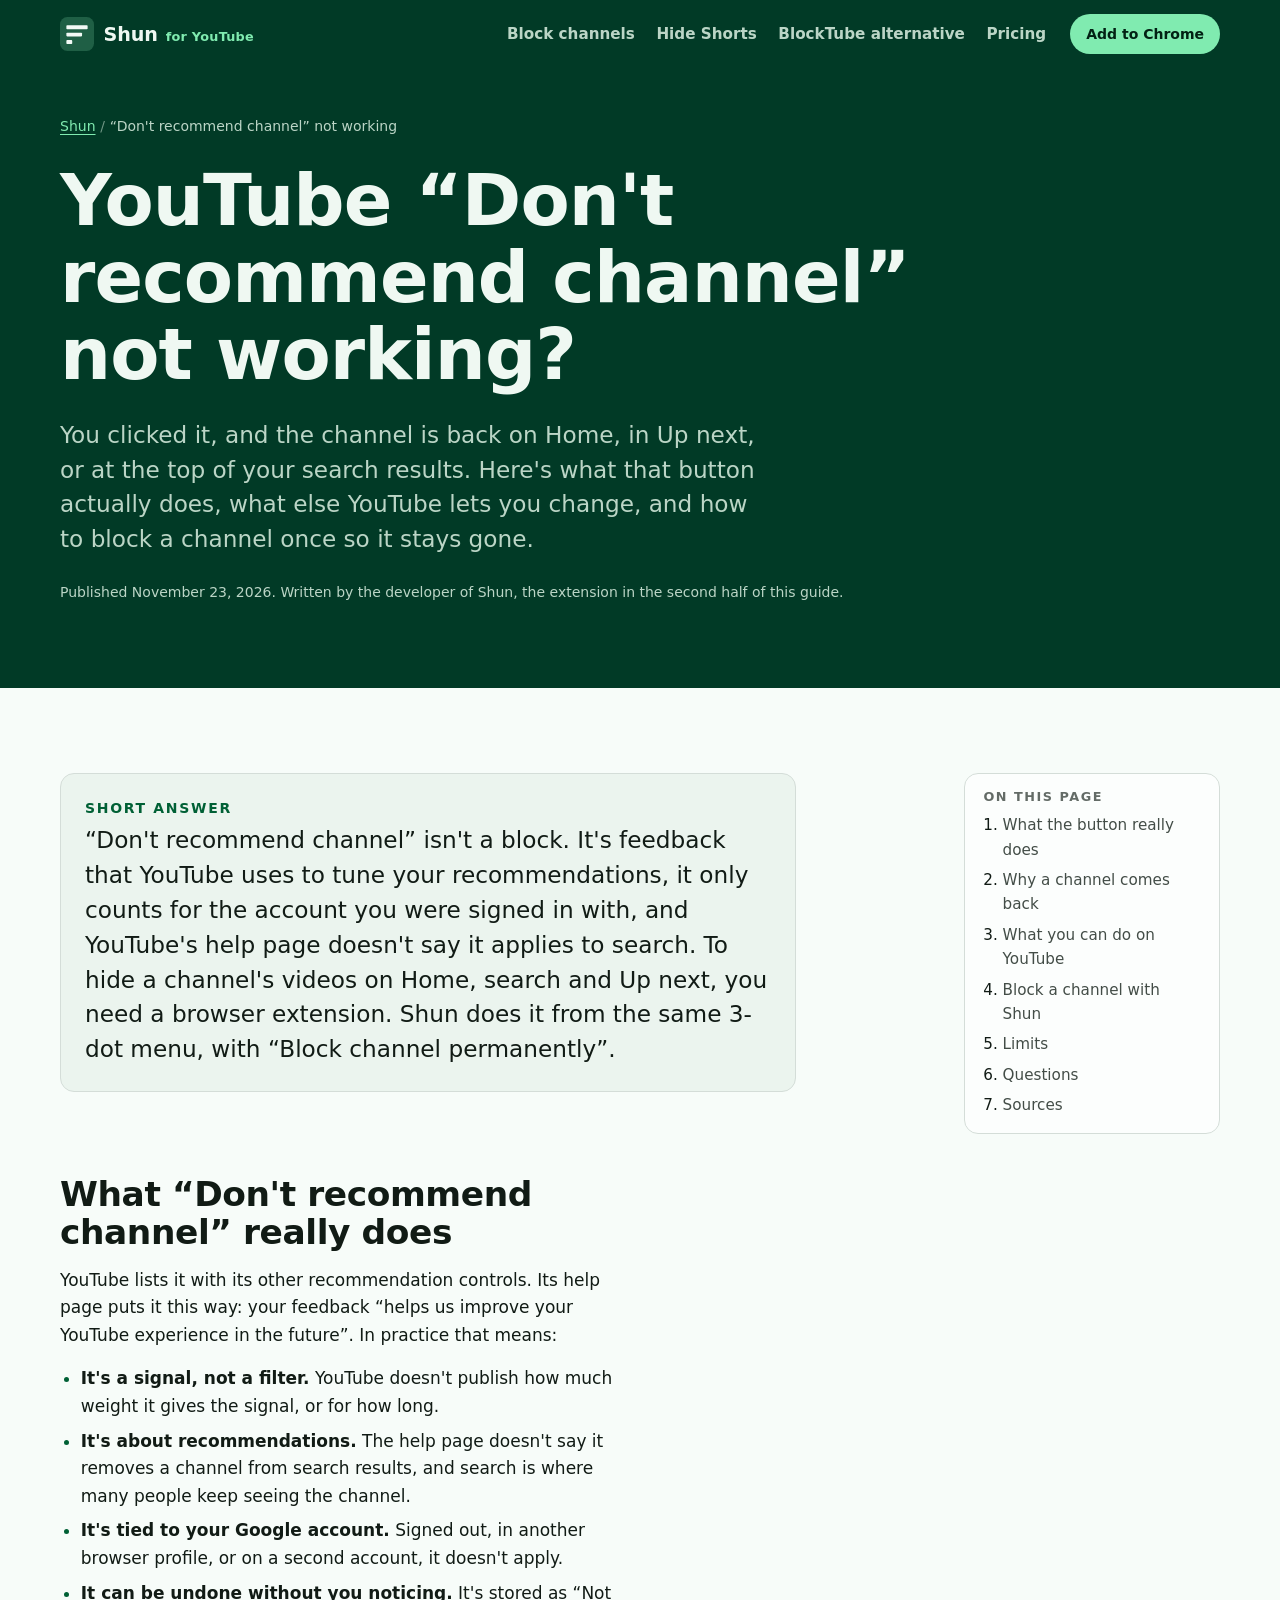
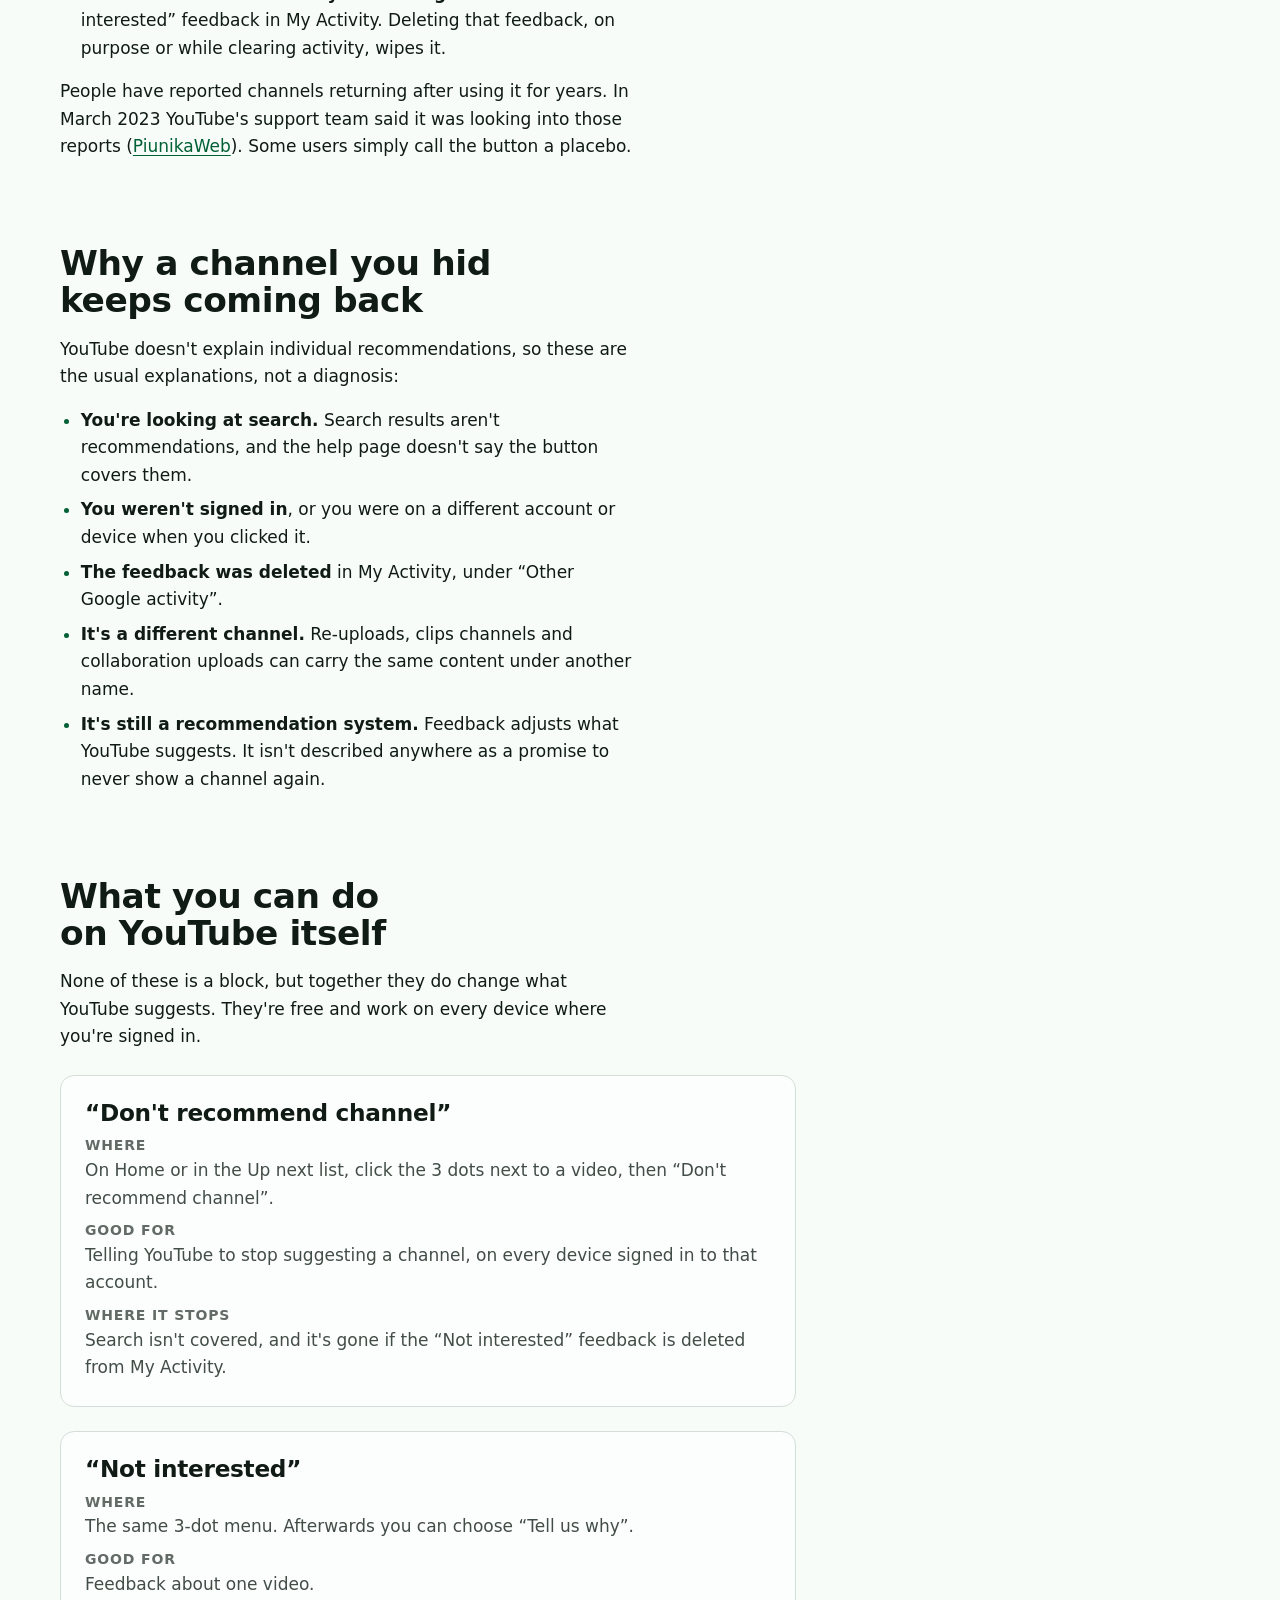
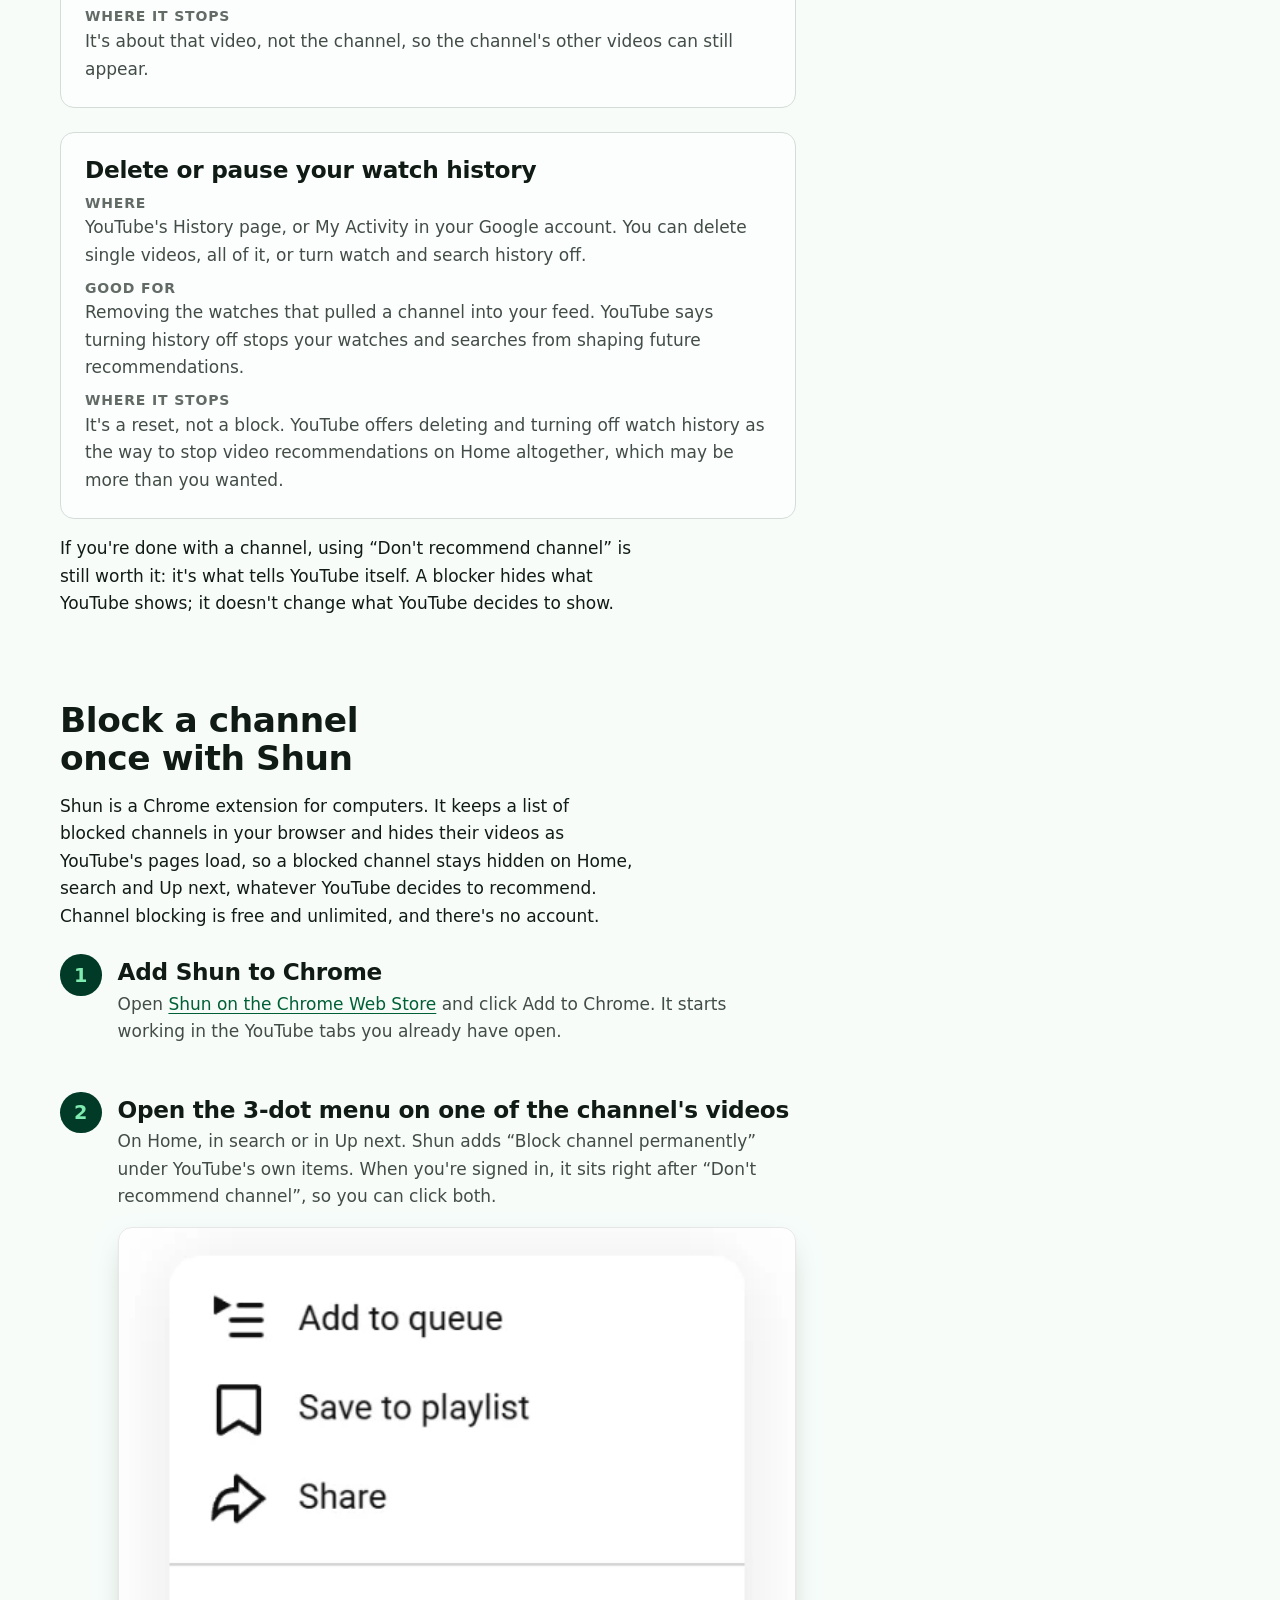
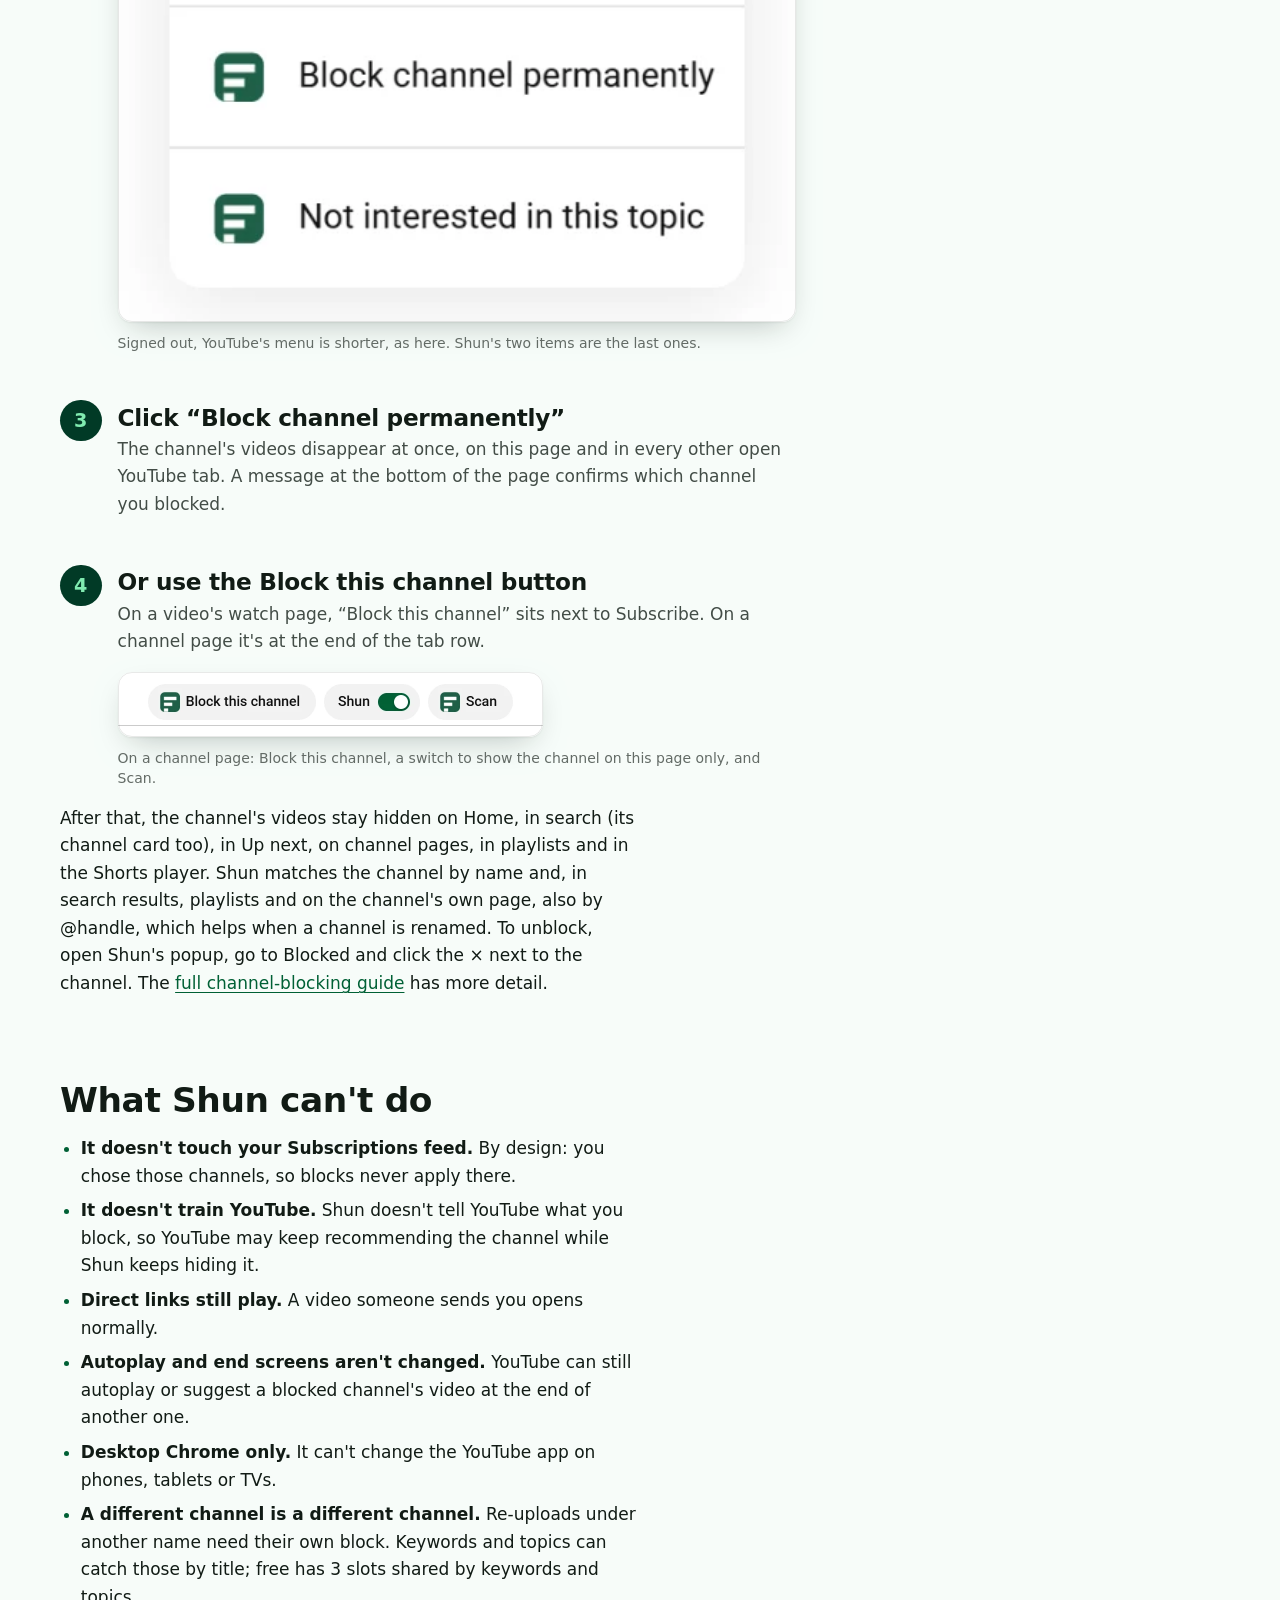
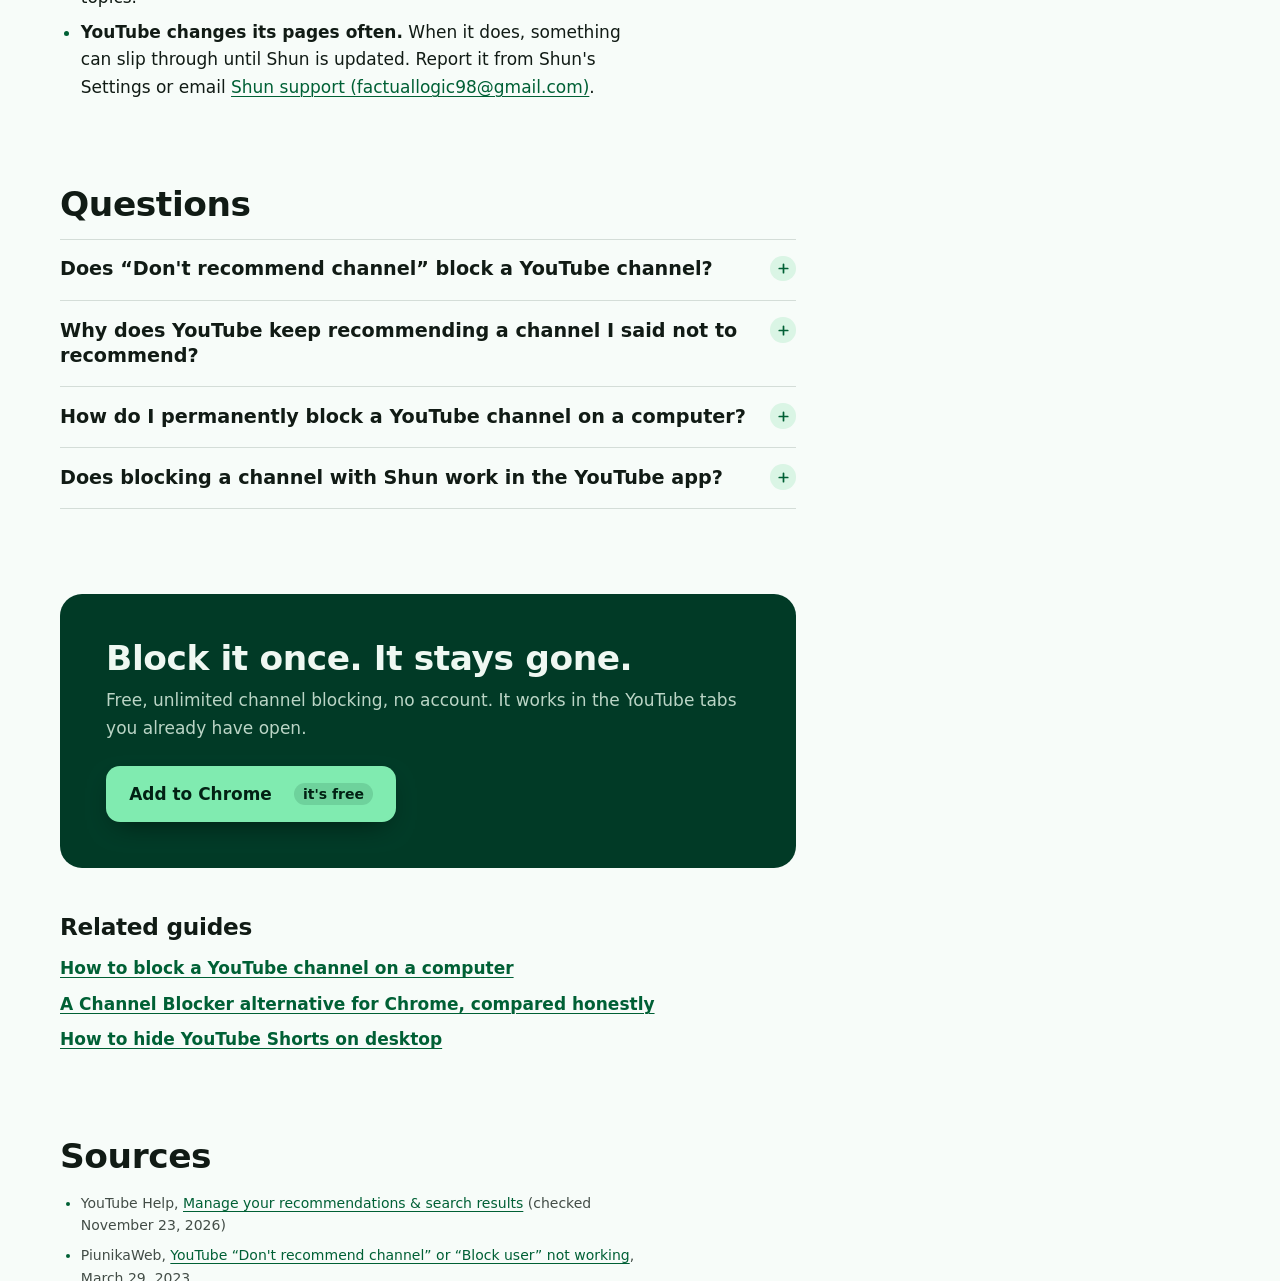
<file: youtube-dont-recommend-channel-not-working.html>
<!DOCTYPE html>
<html lang="en">
<head>
  <meta charset="utf-8">
  <meta name="viewport" content="width=device-width, initial-scale=1">
  <title>YouTube “Don't Recommend Channel” Not Working? Why (2026) | Shun</title>
  <meta name="description" content="YouTube keeps recommending a channel you hid? “Don't recommend channel” is a signal, not a block, and it isn't for search. What works, and how to block it.">
  <link rel="canonical" href="https://flindustries.github.io/shun/youtube-dont-recommend-channel-not-working.html">
  <meta name="color-scheme" content="light dark">
  <meta name="theme-color" content="#0f4732">
  <link rel="icon" href="assets/favicon.svg" type="image/svg+xml">
  <link rel="icon" href="assets/icon-128.png" type="image/png" sizes="128x128">
  <link rel="apple-touch-icon" href="assets/icon-128.png">
  <link rel="stylesheet" href="assets/site.css">

  <meta property="og:type" content="article">
  <meta property="og:site_name" content="Shun">
  <meta property="og:title" content="“Don't recommend channel” not working? Here's why, and what to do">
  <meta property="og:description" content="YouTube's “Don't recommend channel” is feedback for recommendations, not a block, and it isn't for search. What you can do on YouTube, and how to block a channel from Home, search and Up next in Chrome.">
  <meta property="og:url" content="https://flindustries.github.io/shun/youtube-dont-recommend-channel-not-working.html">
  <meta property="og:image" content="https://flindustries.github.io/shun/assets/og.png">
  <meta property="og:image:width" content="1400">
  <meta property="og:image:height" content="560">
  <meta property="og:image:alt" content="Shun for YouTube: block the channels, words and topics you don't want.">
  <meta property="article:published_time" content="2026-11-23">
  <meta property="article:modified_time" content="2026-11-23">
  <meta name="twitter:card" content="summary_large_image">
  <meta name="twitter:title" content="“Don't recommend channel” not working? Here's why, and what to do">
  <meta name="twitter:description" content="YouTube's “Don't recommend channel” is feedback for recommendations, not a block, and it isn't for search. What you can do on YouTube, and how to block a channel from Home, search and Up next in Chrome.">
  <meta name="twitter:image" content="https://flindustries.github.io/shun/assets/og.png">

  <script type="application/ld+json">
  {
    "@context": "https://schema.org",
    "@type": "Article",
    "headline": "YouTube “Don't recommend channel” not working? Why, and what to do",
    "description": "What YouTube's “Don't recommend channel” does and doesn't do, what you can change on YouTube itself, and how to block a channel from Home, search and Up next in Chrome with Shun.",
    "datePublished": "2026-11-23",
    "dateModified": "2026-11-23",
    "image": "https://flindustries.github.io/shun/assets/og.png",
    "mainEntityOfPage": "https://flindustries.github.io/shun/youtube-dont-recommend-channel-not-working.html",
    "author": { "@type": "Organization", "name": "Shun", "url": "https://flindustries.github.io/shun/" },
    "publisher": { "@type": "Organization", "name": "Shun", "url": "https://flindustries.github.io/shun/" }
  }
  </script>
  <script type="application/ld+json">
  {
    "@context": "https://schema.org",
    "@type": "BreadcrumbList",
    "itemListElement": [
      { "@type": "ListItem", "position": 1, "name": "Shun", "item": "https://flindustries.github.io/shun/" },
      { "@type": "ListItem", "position": 2, "name": "“Don't recommend channel” not working", "item": "https://flindustries.github.io/shun/youtube-dont-recommend-channel-not-working.html" }
    ]
  }
  </script>
  <script type="application/ld+json">
  {
    "@context": "https://schema.org",
    "@type": "FAQPage",
    "mainEntity": [
      { "@type": "Question", "name": "Does “Don't recommend channel” block a YouTube channel?", "acceptedAnswer": { "@type": "Answer", "text": "No. It's feedback that YouTube uses to tune your recommendations. YouTube's help page describes it as a recommendation setting and doesn't say it removes the channel from search, and it only applies to the Google account you were signed in with." } },
      { "@type": "Question", "name": "Why does YouTube keep recommending a channel I said not to recommend?", "acceptedAnswer": { "@type": "Answer", "text": "YouTube doesn't publish how strongly it weighs this feedback. Common reasons a channel shows up again: you were signed out or on another account, the feedback was deleted in My Activity, you're looking at search results rather than recommendations, or the video comes from a different channel, such as a re-upload or a collaboration." } },
      { "@type": "Question", "name": "How do I permanently block a YouTube channel on a computer?", "acceptedAnswer": { "@type": "Answer", "text": "YouTube has no setting that hides a channel's videos from you on the main site. In Chrome on a computer, a browser extension can: with Shun, click a video's 3-dot menu and pick Block channel permanently, and the channel's videos are hidden on Home, search and Up next. Channel blocking is free and unlimited." } },
      { "@type": "Question", "name": "Does blocking a channel with Shun work in the YouTube app?", "acceptedAnswer": { "@type": "Answer", "text": "No. Shun is a Chrome extension for youtube.com on a computer. It can't change the YouTube app on phones, tablets or TVs, and by design it never hides anything in your Subscriptions feed." } }
    ]
  }
  </script>
</head>
<body>
  <a class="skip-link" href="#main">Skip to content</a>

  <header class="site-header">
    <div class="wrap">
      <a class="brand" href="./" aria-label="Shun home">
        <svg viewBox="0 0 64 64" aria-hidden="true"><rect width="64" height="64" rx="14" fill="#1f5f45"/><rect x="12" y="15.5" width="40" height="7.5" rx="1.5" fill="#f3faf6"/><rect x="12" y="29.5" width="29.5" height="7" rx="1.5" fill="#f3faf6"/><rect x="12" y="43.5" width="11" height="7.5" rx="1.5" fill="#f3faf6"/></svg>
        <span>Shun <small>for YouTube</small></span>
      </a>
      <nav class="site-nav" aria-label="Main">
        <ul>
          <li><a href="how-to-block-youtube-channels.html">Block channels</a></li>
          <li><a href="hide-youtube-shorts.html">Hide Shorts</a></li>
          <li><a href="blocktube-alternative.html"><span class="nav-long">BlockTube alternative</span><span class="nav-short">vs BlockTube</span></a></li>
          <li><a href="./#pricing">Pricing</a></li>
        </ul>
      </nav>
      <a class="header-cta" href="https://chromewebstore.google.com/detail/cleanfeed-for-youtube-blo/iikgdocegpniapcigmmgcnacfojmmnnd?utm_source=website&amp;utm_medium=youtube-dont-recommend-channel-not-working&amp;utm_campaign=site">Add to Chrome</a>
    </div>
  </header>

  <main id="main">
    <div class="page-hero on-forest">
      <div class="wrap">
        <nav class="crumbs" aria-label="Breadcrumb">
          <ol>
            <li><a href="./">Shun</a></li>
            <li><span aria-current="page">“Don't recommend channel” not working</span></li>
          </ol>
        </nav>
        <h1>YouTube “Don't recommend channel” not working?</h1>
        <p class="page-lede">You clicked it, and the channel is back on Home, in Up next, or at the top of your search results. Here's what that button actually does, what else YouTube lets you change, and how to block a channel once so it stays gone.</p>
        <p class="page-meta">Published November 23, 2026. Written by the developer of Shun, the extension in the second half of this guide.</p>
      </div>
    </div>

    <div class="wrap article-layout">
      <nav class="toc" aria-labelledby="toc-title">
        <h2 id="toc-title">On this page</h2>
        <ol>
          <li><a href="#what-it-does">What the button really does</a></li>
          <li><a href="#why-back">Why a channel comes back</a></li>
          <li><a href="#native">What you can do on YouTube</a></li>
          <li><a href="#block">Block a channel with Shun</a></li>
          <li><a href="#limits">Limits</a></li>
          <li><a href="#faq">Questions</a></li>
          <li><a href="#sources">Sources</a></li>
        </ol>
      </nav>

      <article class="article">
        <p class="answer"><strong>Short answer</strong>“Don't recommend channel” isn't a block. It's feedback that YouTube uses to tune your recommendations, it only counts for the account you were signed in with, and YouTube's help page doesn't say it applies to search. To hide a channel's videos on Home, search and Up next, you need a browser extension. Shun does it from the same 3-dot menu, with “Block channel permanently”.</p>

        <h2 id="what-it-does">What “Don't recommend channel” really does</h2>
        <p>YouTube lists it with its other recommendation controls. Its help page puts it this way: your feedback “helps us improve your YouTube experience in the future”. In practice that means:</p>
        <ul>
          <li><strong>It's a signal, not a filter.</strong> YouTube doesn't publish how much weight it gives the signal, or for how long.</li>
          <li><strong>It's about recommendations.</strong> The help page doesn't say it removes a channel from search results, and search is where many people keep seeing the channel.</li>
          <li><strong>It's tied to your Google account.</strong> Signed out, in another browser profile, or on a second account, it doesn't apply.</li>
          <li><strong>It can be undone without you noticing.</strong> It's stored as “Not interested” feedback in My Activity. Deleting that feedback, on purpose or while clearing activity, wipes it.</li>
        </ul>
        <p>People have reported channels returning after using it for years. In March 2023 YouTube's support team said it was looking into those reports (<a href="https://piunikaweb.com/2023/03/29/youtube-dont-recommend-channel-or-block-user-not-working/">PiunikaWeb</a>). Some users simply call the button a placebo.</p>

        <h2 id="why-back">Why a channel you hid keeps coming back</h2>
        <p>YouTube doesn't explain individual recommendations, so these are the usual explanations, not a diagnosis:</p>
        <ul>
          <li><strong>You're looking at search.</strong> Search results aren't recommendations, and the help page doesn't say the button covers them.</li>
          <li><strong>You weren't signed in</strong>, or you were on a different account or device when you clicked it.</li>
          <li><strong>The feedback was deleted</strong> in My Activity, under “Other Google activity”.</li>
          <li><strong>It's a different channel.</strong> Re-uploads, clips channels and collaboration uploads can carry the same content under another name.</li>
          <li><strong>It's still a recommendation system.</strong> Feedback adjusts what YouTube suggests. It isn't described anywhere as a promise to never show a channel again.</li>
        </ul>

        <h2 id="native">What you can do on YouTube itself</h2>
        <p>None of these is a block, but together they do change what YouTube suggests. They're free and work on every device where you're signed in.</p>

        <div class="options">
          <section class="option" aria-labelledby="opt-dont-recommend">
            <h3 id="opt-dont-recommend">“Don't recommend channel”</h3>
            <dl>
              <div><dt>Where</dt><dd>On Home or in the Up next list, click the 3 dots next to a video, then “Don't recommend channel”.</dd></div>
              <div><dt>Good for</dt><dd>Telling YouTube to stop suggesting a channel, on every device signed in to that account.</dd></div>
              <div><dt>Where it stops</dt><dd>Search isn't covered, and it's gone if the “Not interested” feedback is deleted from My Activity.</dd></div>
            </dl>
          </section>
          <section class="option" aria-labelledby="opt-not-interested">
            <h3 id="opt-not-interested">“Not interested”</h3>
            <dl>
              <div><dt>Where</dt><dd>The same 3-dot menu. Afterwards you can choose “Tell us why”.</dd></div>
              <div><dt>Good for</dt><dd>Feedback about one video.</dd></div>
              <div><dt>Where it stops</dt><dd>It's about that video, not the channel, so the channel's other videos can still appear.</dd></div>
            </dl>
          </section>
          <section class="option" aria-labelledby="opt-history">
            <h3 id="opt-history">Delete or pause your watch history</h3>
            <dl>
              <div><dt>Where</dt><dd>YouTube's History page, or My Activity in your Google account. You can delete single videos, all of it, or turn watch and search history off.</dd></div>
              <div><dt>Good for</dt><dd>Removing the watches that pulled a channel into your feed. YouTube says turning history off stops your watches and searches from shaping future recommendations.</dd></div>
              <div><dt>Where it stops</dt><dd>It's a reset, not a block. YouTube offers deleting and turning off watch history as the way to stop video recommendations on Home altogether, which may be more than you wanted.</dd></div>
            </dl>
          </section>
        </div>
        <p>If you're done with a channel, using “Don't recommend channel” is still worth it: it's what tells YouTube itself. A blocker hides what YouTube shows; it doesn't change what YouTube decides to show.</p>

        <h2 id="block">Block a channel once with Shun</h2>
        <p>Shun is a Chrome extension for computers. It keeps a list of blocked channels in your browser and hides their videos as YouTube's pages load, so a blocked channel stays hidden on Home, search and Up next, whatever YouTube decides to recommend. Channel blocking is free and unlimited, and there's no account.</p>

        <ol class="steps">
          <li id="step-1">
            <h3>Add Shun to Chrome</h3>
            <p>Open <a href="https://chromewebstore.google.com/detail/cleanfeed-for-youtube-blo/iikgdocegpniapcigmmgcnacfojmmnnd?utm_source=website&amp;utm_medium=youtube-dont-recommend-channel-not-working&amp;utm_campaign=site">Shun on the Chrome Web Store</a> and click Add to Chrome. It starts working in the YouTube tabs you already have open.</p>
          </li>
          <li id="step-2">
            <h3>Open the 3-dot menu on one of the channel's videos</h3>
            <p>On Home, in search or in Up next. Shun adds “Block channel permanently” under YouTube's own items. When you're signed in, it sits right after “Don't recommend channel”, so you can click both.</p>
            <figure class="shot">
              <picture>
                <source media="(max-width: 600px)" srcset="assets/cleanfeed-3-dot-menu-items.webp" width="474" height="486">
                <img src="assets/guide-block-channel-permanently.webp" width="1300" height="427" loading="lazy"
                     alt="A YouTube search result with its 3-dot menu open. Below Add to queue, Save to playlist and Share, Shun adds Block channel permanently and Not interested in this topic.">
              </picture>
              <figcaption>Signed out, YouTube's menu is shorter, as here. Shun's two items are the last ones.</figcaption>
            </figure>
          </li>
          <li id="step-3">
            <h3>Click “Block channel permanently”</h3>
            <p>The channel's videos disappear at once, on this page and in every other open YouTube tab. A message at the bottom of the page confirms which channel you blocked.</p>
          </li>
          <li id="step-4">
            <h3>Or use the Block this channel button</h3>
            <p>On a video's watch page, “Block this channel” sits next to Subscribe. On a channel page it's at the end of the tab row.</p>
            <figure class="shot">
              <img src="assets/guide-block-this-channel-button.webp" width="850" height="130" loading="lazy" style="max-width: 425px"
                   alt="Shun's buttons at the end of a YouTube channel's tab row: Block this channel, a Shun on/off switch, and Scan.">
              <figcaption>On a channel page: Block this channel, a switch to show the channel on this page only, and Scan.</figcaption>
            </figure>
          </li>
        </ol>
        <p>After that, the channel's videos stay hidden on Home, in search (its channel card too), in Up next, on channel pages, in playlists and in the Shorts player. Shun matches the channel by name and, in search results, playlists and on the channel's own page, also by @handle, which helps when a channel is renamed. To unblock, open Shun's popup, go to Blocked and click the × next to the channel. The <a href="how-to-block-youtube-channels.html">full channel-blocking guide</a> has more detail.</p>

        <h2 id="limits">What Shun can't do</h2>
        <ul>
          <li><strong>It doesn't touch your Subscriptions feed.</strong> By design: you chose those channels, so blocks never apply there.</li>
          <li><strong>It doesn't train YouTube.</strong> Shun doesn't tell YouTube what you block, so YouTube may keep recommending the channel while Shun keeps hiding it.</li>
          <li><strong>Direct links still play.</strong> A video someone sends you opens normally.</li>
          <li><strong>Autoplay and end screens aren't changed.</strong> YouTube can still autoplay or suggest a blocked channel's video at the end of another one.</li>
          <li><strong>Desktop Chrome only.</strong> It can't change the YouTube app on phones, tablets or TVs.</li>
          <li><strong>A different channel is a different channel.</strong> Re-uploads under another name need their own block. Keywords and topics can catch those by title; free has 3 slots shared by keywords and topics.</li>
          <li><strong>YouTube changes its pages often.</strong> When it does, something can slip through until Shun is updated. Report it from Shun's Settings or email <a href="mailto:factuallogic98@gmail.com">Shun support (factuallogic98@gmail.com)</a>.</li>
        </ul>

        <h2 id="faq">Questions</h2>
        <div class="faq-list">
          <details>
            <summary>Does “Don't recommend channel” block a YouTube channel?</summary>
            <div class="faq-answer"><p>No. It's feedback that YouTube uses to tune your recommendations. YouTube's help page describes it as a recommendation setting and doesn't say it removes the channel from search, and it only applies to the Google account you were signed in with.</p></div>
          </details>
          <details>
            <summary>Why does YouTube keep recommending a channel I said not to recommend?</summary>
            <div class="faq-answer"><p>YouTube doesn't publish how strongly it weighs this feedback. Common reasons a channel shows up again: you were signed out or on another account, the feedback was deleted in My Activity, you're looking at search results rather than recommendations, or the video comes from a different channel, such as a re-upload or a collaboration.</p></div>
          </details>
          <details>
            <summary>How do I permanently block a YouTube channel on a computer?</summary>
            <div class="faq-answer"><p>YouTube has no setting that hides a channel's videos from you on the main site. In Chrome on a computer, a browser extension can: with Shun, click a video's 3-dot menu and pick Block channel permanently, and the channel's videos are hidden on Home, search and Up next. Channel blocking is free and unlimited.</p></div>
          </details>
          <details>
            <summary>Does blocking a channel with Shun work in the YouTube app?</summary>
            <div class="faq-answer"><p>No. Shun is a Chrome extension for youtube.com on a computer. It can't change the YouTube app on phones, tablets or TVs, and by design it never hides anything in your Subscriptions feed.</p></div>
          </details>
        </div>

        <section class="article-cta" aria-labelledby="cta-title">
          <h2 id="cta-title">Block it once. It stays gone.</h2>
          <p>Free, unlimited channel blocking, no account. It works in the YouTube tabs you already have open.</p>
          <a class="btn btn-primary" href="https://chromewebstore.google.com/detail/cleanfeed-for-youtube-blo/iikgdocegpniapcigmmgcnacfojmmnnd?utm_source=website&amp;utm_medium=youtube-dont-recommend-channel-not-working&amp;utm_campaign=site">Add to Chrome<span class="visually-hidden">,</span> <span class="btn-note">it's free</span></a>
        </section>

        <section class="related" aria-labelledby="related-title">
          <h2 id="related-title">Related guides</h2>
          <ul>
            <li><a href="how-to-block-youtube-channels.html">How to block a YouTube channel on a computer</a></li>
            <li><a href="channel-blocker-alternative.html">A Channel Blocker alternative for Chrome, compared honestly</a></li>
            <li><a href="hide-youtube-shorts.html">How to hide YouTube Shorts on desktop</a></li>
          </ul>
        </section>

        <h2 id="sources">Sources</h2>
        <ul class="sources">
          <li>YouTube Help, <a href="https://support.google.com/youtube/answer/6342839">Manage your recommendations &amp; search results</a> (checked November 23, 2026)</li>
          <li>PiunikaWeb, <a href="https://piunikaweb.com/2023/03/29/youtube-dont-recommend-channel-or-block-user-not-working/">YouTube “Don't recommend channel” or “Block user” not working</a>, March 29, 2023</li>
        </ul>
      </article>
    </div>
  </main>

  <footer class="site-footer">
    <div class="wrap">
      <div class="footer-grid">
        <div>
          <a class="brand" href="./">
            <svg viewBox="0 0 64 64" aria-hidden="true"><rect width="64" height="64" rx="14" fill="#1f5f45"/><rect x="12" y="15.5" width="40" height="7.5" rx="1.5" fill="#f3faf6"/><rect x="12" y="29.5" width="29.5" height="7" rx="1.5" fill="#f3faf6"/><rect x="12" y="43.5" width="11" height="7.5" rx="1.5" fill="#f3faf6"/></svg>
            <span>Shun</span>
          </a>
          <p>A Chrome extension that blocks YouTube channels, keywords and topics, and hides Shorts. Made by an independent developer. Not affiliated with YouTube or Google.</p>
        </div>
        <div>
          <h2>Guides</h2>
          <ul>
            <li><a href="how-to-block-youtube-channels.html">How to block YouTube channels</a></li>
            <li><a href="youtube-dont-recommend-channel-not-working.html">“Don't recommend channel” not working</a></li>
            <li><a href="hide-youtube-shorts.html">How to hide YouTube Shorts</a></li>
            <li><a href="blocktube-alternative.html">A BlockTube alternative</a></li>
            <li><a href="channel-blocker-alternative.html">A Channel Blocker alternative</a></li>
            <li><a href="untrap-alternative.html">An UnTrap alternative</a></li>
          </ul>
        </div>
        <div>
          <h2>Shun</h2>
          <ul>
            <li><a href="https://chromewebstore.google.com/detail/cleanfeed-for-youtube-blo/iikgdocegpniapcigmmgcnacfojmmnnd?utm_source=website&amp;utm_medium=youtube-dont-recommend-channel-not-working&amp;utm_campaign=site">Chrome Web Store</a></li>
            <li><a href="./#pricing">Pricing</a></li>
            <li><a href="last-verified.html">Last verified with YouTube</a></li>
            <li><a href="refund-policy.html">Refund policy</a></li>
            <li><a href="privacy-policy.html">Privacy policy</a></li>
            <li><a href="mailto:factuallogic98@gmail.com">Shun support (factuallogic98@gmail.com)</a></li>
          </ul>
        </div>
      </div>
      <p class="footer-note">YouTube is a trademark of Google LLC. This site sets no cookies and loads no analytics.</p>
    </div>
  </footer>
</body>
</html>
</file>
<file: assets/site.css>
/* Shun site: one stylesheet for every page. No build step, no web fonts
   (system fonts keep pages fast and send nothing to a font host). */

/* ── Tokens ─────────────────────────────────────────────────────────── */
:root {
  color-scheme: light dark;

  /* Brand: the deep forest green of the store images, the extension's accent, mint highlight */
  --forest:        oklch(31% 0.066 163);
  --forest-2:      oklch(36% 0.074 163);
  --forest-deep:   oklch(22% 0.045 163);
  --forest-line:   oklch(42% 0.06 163);
  --mint:          oklch(86% 0.13 158);
  --mint-hover:    oklch(90% 0.11 158);
  --on-forest:     oklch(97% 0.012 160);
  --on-forest-2:   oklch(85% 0.035 160);
  --forest-edge:   oklch(62% 0.06 163);
  --accent:        oklch(42% 0.12 160);
  --accent-hover:  oklch(37% 0.12 160);
  --red:           oklch(52% 0.18 25);

  --bg:            oklch(98.6% 0.006 160);
  --surface:       oklch(99.6% 0.003 160);
  --surface-2:     oklch(95.8% 0.012 160);
  --tint:          oklch(94.5% 0.035 160);
  --border:        oklch(89% 0.012 160);
  --border-strong: oklch(80% 0.016 160);
  --text:          oklch(21% 0.018 160);
  --text-2:        oklch(41% 0.016 160);
  --text-3:        oklch(52% 0.012 160);

  --shadow: 0 1px 2px oklch(20% 0.03 160 / 0.06), 0 12px 32px -12px oklch(20% 0.05 160 / 0.28);

  /* Drawn marks as data URIs (CSS variables can't reach inside them): the
     stroke is the hex of the token named, >=3:1 on the disc behind it. */
  --icon-tick: url("data:image/svg+xml,%3Csvg xmlns='http://www.w3.org/2000/svg' viewBox='0 0 20 20'%3E%3Cpath d='M5.5 10.5l3 3 6-7' fill='none' stroke='%23006035' stroke-width='2.2' stroke-linecap='round' stroke-linejoin='round'/%3E%3C/svg%3E");            /* --accent on --tint */
  --icon-tick-on-forest: url("data:image/svg+xml,%3Csvg xmlns='http://www.w3.org/2000/svg' viewBox='0 0 20 20'%3E%3Cpath d='M5.5 10.5l3 3 6-7' fill='none' stroke='%2380ebb0' stroke-width='2.2' stroke-linecap='round' stroke-linejoin='round'/%3E%3C/svg%3E"); /* --mint on --forest-2 */
  --icon-plus: url("data:image/svg+xml,%3Csvg xmlns='http://www.w3.org/2000/svg' viewBox='0 0 20 20'%3E%3Cpath d='M10 5v10M5 10h10' fill='none' stroke='%23006035' stroke-width='2' stroke-linecap='round'/%3E%3C/svg%3E");            /* --accent on --tint */

  --font-display: "Bahnschrift", "DIN Alternate", "DIN Next", "D-DIN", "Barlow", "Arial Nova", system-ui, sans-serif;
  --font-body: "Segoe UI Variable Text", "Segoe UI", system-ui, -apple-system, "Helvetica Neue", Roboto, Arial, sans-serif;

  --size-small: 0.95rem;  /* nav, facts, promises, footer, tables, TOC */
  --size-fine: 0.875rem;  /* captions, fine print, notes, meta, chips */
  --size-label: 0.8rem;   /* uppercase data labels */
  --step-0: 1.0625rem;
  --step-1: clamp(1.2rem, 1.08rem + 0.5vw, 1.45rem);
  --step-2: clamp(1.55rem, 1.25rem + 1.2vw, 2.15rem);
  --step-3: clamp(2rem, 1.5rem + 2.1vw, 3.1rem);
  --step-4: clamp(2.45rem, 1.6rem + 3.6vw, 4.5rem);

  --space-2xs: 0.375rem;
  --space-xs: 0.625rem;
  --space-s: 1rem;
  --space-m: 1.5rem;
  --space-l: clamp(2rem, 1.6rem + 1.6vw, 3rem);
  --space-xl: clamp(3.25rem, 2.4rem + 3.6vw, 5.75rem);
  --space-2xl: clamp(4.5rem, 3rem + 6vw, 8.5rem);

  --radius-s: 8px;
  --radius-m: 14px;
  --radius-l: 22px;
  --wrap: 1160px;
  --gutter: clamp(1rem, 0.6rem + 2vw, 2rem);
}

@media (prefers-color-scheme: dark) {
  :root {
    --forest:        oklch(25% 0.052 163);
    --forest-2:      oklch(29% 0.058 163);
    --forest-deep:   oklch(14.5% 0.022 163);
    --forest-line:   oklch(36% 0.05 163);
    --forest-edge:   oklch(58% 0.05 163);
    --accent:        oklch(80% 0.12 158);
    --accent-hover:  oklch(87% 0.1 158);
    --red:           oklch(70% 0.15 25);

    --bg:            oklch(16.5% 0.014 163);
    --surface:       oklch(20% 0.016 163);
    --surface-2:     oklch(22.5% 0.02 163);
    --tint:          oklch(25% 0.04 163);
    --border:        oklch(31% 0.02 163);
    --border-strong: oklch(40% 0.024 163);
    --text:          oklch(94% 0.01 160);
    --text-2:        oklch(79% 0.014 160);
    --text-3:        oklch(68% 0.012 160);

    --shadow: 0 1px 2px oklch(0% 0 0 / 0.3), 0 14px 36px -14px oklch(0% 0 0 / 0.6);

    --icon-tick: url("data:image/svg+xml,%3Csvg xmlns='http://www.w3.org/2000/svg' viewBox='0 0 20 20'%3E%3Cpath d='M5.5 10.5l3 3 6-7' fill='none' stroke='%2375d5a0' stroke-width='2.2' stroke-linecap='round' stroke-linejoin='round'/%3E%3C/svg%3E");            /* --accent on --tint */
    --icon-plus: url("data:image/svg+xml,%3Csvg xmlns='http://www.w3.org/2000/svg' viewBox='0 0 20 20'%3E%3Cpath d='M10 5v10M5 10h10' fill='none' stroke='%2375d5a0' stroke-width='2' stroke-linecap='round'/%3E%3C/svg%3E");            /* --accent on --tint */
  }
}

/* ── Base ───────────────────────────────────────────────────────────── */
*, *::before, *::after { box-sizing: border-box; }
html { -webkit-text-size-adjust: 100%; text-size-adjust: 100%; scroll-padding-top: 1.5rem; }
body {
  margin: 0;
  background: var(--bg);
  color: var(--text);
  font-family: var(--font-body);
  font-size: var(--step-0);
  line-height: 1.62;
  text-rendering: optimizeLegibility;
  overflow-wrap: break-word;
}
img { display: block; max-width: 100%; height: auto; }
h1, h2, h3, h4 {
  font-family: var(--font-display);
  font-weight: 700;
  line-height: 1.08;
  letter-spacing: -0.012em;
  margin: 0;
  text-wrap: balance;
}
p, ul, ol, dl, figure, table { margin: 0; }
p { text-wrap: pretty; }
a { color: var(--accent); text-underline-offset: 0.18em; text-decoration-thickness: 1px; }
a:hover { color: var(--accent-hover); text-decoration-thickness: 2px; }
strong { font-weight: 650; }
code { font-family: ui-monospace, "Cascadia Mono", Consolas, monospace; font-size: 0.92em; }
.article code, .faq-answer code { overflow-wrap: anywhere; }
::selection { background: var(--mint); color: var(--forest-deep); }
:focus-visible { outline: 3px solid var(--accent); outline-offset: 3px; border-radius: 4px; }
.on-forest :focus-visible, .site-header :focus-visible, .site-footer :focus-visible { outline-color: var(--mint); }

.skip-link {
  position: absolute; left: var(--gutter); top: -100px; z-index: 10;
  background: var(--mint); color: var(--forest-deep); padding: 0.6rem 1rem;
  border-radius: var(--radius-s); font-weight: 650; text-decoration: none;
}
.skip-link:focus { top: 0.75rem; }
.skip-link:hover { color: var(--forest-deep); background: var(--mint-hover); }
.visually-hidden {
  position: absolute !important; width: 1px; height: 1px; overflow: hidden;
  clip: rect(0 0 0 0); clip-path: inset(50%); white-space: nowrap;
}
.wrap { width: 100%; max-width: calc(var(--wrap) + 2 * var(--gutter)); margin-inline: auto; padding-inline: var(--gutter); }

/* ── Header ─────────────────────────────────────────────────────────── */
.site-header { background: var(--forest); color: var(--on-forest); }
.site-header .wrap {
  display: flex; align-items: center; flex-wrap: wrap;
  gap: var(--space-xs) var(--space-m);
  padding-block: 0.9rem;
}
.brand {
  display: inline-flex; align-items: center; gap: 0.6rem;
  color: var(--on-forest); text-decoration: none;
  font-family: var(--font-display); font-weight: 700; font-size: 1.2rem; letter-spacing: -0.01em;
}
.brand:hover { color: var(--on-forest); }
.brand svg { width: 34px; height: 34px; flex: none; }
.brand small { font-weight: 600; font-size: var(--size-label); color: var(--mint); letter-spacing: 0.02em; margin-left: 0.1rem; }
.site-nav { margin-left: auto; }
.site-nav ul { list-style: none; padding: 0; display: flex; flex-wrap: wrap; gap: 0.25rem 1.35rem; }
.site-nav a {
  color: var(--on-forest-2); text-decoration: none; font-size: var(--size-small); font-weight: 550;
  padding-block: 0.35rem; display: inline-block;
}
.site-nav a:hover, .site-nav a[aria-current="page"] { color: var(--on-forest); text-decoration: underline; text-decoration-color: var(--mint); text-decoration-thickness: 2px; }
.header-cta {
  display: inline-flex; align-items: center; min-height: 40px; padding: 0.4rem 1rem;
  border-radius: 999px; background: var(--mint); color: var(--forest-deep);
  font-weight: 650; font-size: var(--size-fine); text-decoration: none; white-space: nowrap;
}
.header-cta:hover { background: var(--mint-hover); color: var(--forest-deep); }
.nav-short { display: none; }
@media (max-width: 760px) {
  .site-header .wrap { justify-content: space-between; }
  .site-nav { order: 3; width: 100%; margin-left: 0; border-top: 1px solid var(--forest-line); padding-top: 0.35rem; }
  .site-nav ul { gap: 0.1rem 1.1rem; }
  .site-nav a { font-size: var(--size-fine); }
}
/* Small phones: a shorter label keeps the four nav links on one row down to
   about 350px, and the brand and Add to Chrome share a row down to 320px. */
@media (max-width: 480px) {
  .brand small { display: none; }
  .site-header .wrap { column-gap: 0.75rem; }
  .nav-long { display: none; }
  .nav-short { display: inline; }
  .site-nav ul { gap: 0.1rem 0.75rem; }
  .site-nav a { font-size: var(--size-fine); }
}

/* ── Buttons ────────────────────────────────────────────────────────── */
.btn {
  display: inline-flex; align-items: center; justify-content: center; gap: 0.7rem;
  min-height: 56px; padding: 0.8rem 1.45rem;
  border-radius: var(--radius-m); text-decoration: none; font-weight: 650; font-size: 1.06rem; line-height: 1.2;
  transition: background-color 160ms cubic-bezier(0.25, 1, 0.5, 1), transform 160ms cubic-bezier(0.25, 1, 0.5, 1);
}
.btn:active { transform: translateY(1px); }
.btn-primary { background: var(--mint); color: var(--forest-deep); box-shadow: 0 10px 28px -12px oklch(10% 0.05 163 / 0.7); }
.btn-primary:hover { background: var(--mint-hover); color: var(--forest-deep); text-decoration: none; }
.btn-primary .btn-note {
  font-weight: 600; font-size: var(--size-fine); padding: 0.18rem 0.55rem; border-radius: 999px;
  background: oklch(31% 0.066 163 / 0.14);
}
.btn-ghost { color: var(--on-forest); border: 1px solid var(--forest-edge); }
.btn-ghost:hover { color: var(--on-forest); background: var(--forest-2); text-decoration: none; }
.btn svg { width: 22px; height: 22px; flex: none; }

/* ── Forest bands ───────────────────────────────────────────────────── */
.on-forest { background: var(--forest); color: var(--on-forest); }
.on-forest a:not(.btn) { color: var(--mint); }
.on-forest a:not(.btn):hover { color: var(--mint-hover); }
.mint { color: var(--mint); }

/* ── Home hero ──────────────────────────────────────────────────────── */
.hero { padding-block: var(--space-l) var(--space-xl); overflow: hidden; }
.hero-copy { min-width: 0; }
.hero .wrap { display: grid; gap: var(--space-l); align-items: center; grid-template-columns: minmax(0, 1fr); }
.hero h1 { font-size: var(--step-4); max-width: 17ch; }
.hero-lede { margin-top: var(--space-m); font-size: var(--step-1); line-height: 1.5; color: var(--on-forest-2); max-width: 40ch; }
.formerly { margin-top: var(--space-xs); font-size: var(--size-small); color: var(--on-forest-2); }
.promises { margin: var(--space-s) 0 0; padding: 0; list-style: none; display: grid; gap: 0.3rem; font-size: var(--size-small); color: var(--on-forest-2); max-width: 52ch; }
.promises li::before { content: "\2022\00a0"; color: var(--mint); }
.promises .promise-note { display: block; margin-top: 0.15rem; font-size: var(--size-fine); }
.hero-trust { margin-top: var(--space-l); padding-top: var(--space-m); border-top: 1px solid var(--forest-line); max-width: 52ch; }
.hero-trust .promises { margin-top: 0; }
.hero-actions { margin-top: var(--space-l); display: flex; flex-wrap: wrap; gap: var(--space-s); align-items: center; }
.hero-facts {
  margin-top: var(--space-m); padding: 0; list-style: none;
  display: flex; flex-wrap: wrap; gap: 0.4rem 1.25rem; color: var(--on-forest-2); font-size: var(--size-small);
}
.hero-facts li { display: inline-flex; align-items: center; gap: 0.45rem; }
.hero-facts svg { width: 18px; height: 18px; color: var(--mint); flex: none; }
.hero-visual { position: relative; justify-self: center; width: min(100%, 470px); padding-bottom: 2.5rem; }
.hero-popup {
  width: 76%; border-radius: var(--radius-m); overflow: hidden;
  box-shadow: 0 30px 60px -24px oklch(8% 0.04 163 / 0.85), 0 0 0 1px oklch(100% 0 0 / 0.08);
}
.hero-menu {
  position: absolute; right: 0; bottom: 0; width: 60%;
  border-radius: var(--radius-m); overflow: hidden;
  box-shadow: 0 24px 48px -18px oklch(8% 0.04 163 / 0.9), 0 0 0 3px var(--mint);
}
.hero-tag {
  position: absolute; right: 4%; bottom: -0.2rem; transform: translateY(100%);
  background: var(--forest-deep); color: var(--mint); font-family: var(--font-display);
  font-weight: 700; font-size: var(--size-fine); padding: 0.3rem 0.75rem; border-radius: 999px; white-space: nowrap;
}
@media (min-width: 920px) {
  .hero { padding-block: var(--space-xl) calc(var(--space-xl) + 1rem); }
  .hero .wrap { grid-template-columns: minmax(0, 1.25fr) minmax(0, 0.95fr); }
  .hero-visual { justify-self: end; }
}

/* ── Sections ───────────────────────────────────────────────────────── */
.section { padding-block: var(--space-xl); }
.section-tight { padding-block: var(--space-l); }
.section-head { max-width: 46rem; }
.section-head h2 { font-size: var(--step-3); }
.section-head p { margin-top: var(--space-s); font-size: var(--step-1); line-height: 1.5; color: var(--text-2); }
.on-forest .section-head p { color: var(--on-forest-2); }
.band-2 { background: var(--surface-2); }

/* Problem statement */
.pain { display: grid; gap: var(--space-m) var(--space-l); grid-template-columns: minmax(0, 1fr); align-items: start; }
.pain h2 { font-size: var(--step-3); }
.pain-body { font-size: var(--step-1); line-height: 1.55; color: var(--text-2); max-width: 40rem; }
.pain-body p + p { margin-top: var(--space-s); }
@media (min-width: 900px) { .pain { grid-template-columns: minmax(0, 0.9fr) minmax(0, 1.1fr); } }

/* Feature rows */
.feature {
  display: grid; gap: var(--space-m) var(--space-l); align-items: center;
  grid-template-columns: minmax(0, 1fr);
  padding-block: var(--space-l);
}
.feature + .feature { border-top: 1px solid var(--border); }
.feature h3 { font-size: var(--step-2); }
.feature-text > p { margin-top: var(--space-s); color: var(--text-2); max-width: 38rem; }
@media (min-width: 920px) {
  .feature { grid-template-columns: minmax(0, 0.85fr) minmax(0, 1.15fr); }
  .feature.flip .feature-text { order: 2; }
}
.ticks { list-style: none; padding: 0; margin-top: var(--space-m); display: grid; gap: 0.6rem; max-width: 38rem; }
.ticks li { position: relative; padding-left: 1.85rem; }
.ticks li::before {
  content: ""; position: absolute; left: 0; top: 0.32em; width: 1.15rem; height: 1.15rem; border-radius: 50%;
  background: var(--tint) var(--icon-tick) center / 80% no-repeat;
}
@media (prefers-color-scheme: dark) {
  .ticks li::before { background-image: var(--icon-tick-on-forest); }
}
.on-forest .ticks li::before { background-color: var(--forest-2); background-image: var(--icon-tick-on-forest); }
.plan-tag {
  display: inline-block; font-size: var(--size-label); font-weight: 650; letter-spacing: 0.02em;
  padding: 0.05rem 0.5rem; border-radius: 999px; border: 1px solid var(--border-strong); color: var(--text-2);
  vertical-align: 0.1em; margin-left: 0.25rem; white-space: nowrap;
}

/* Screenshots */
.shot { margin: 0; }
.shot > a { display: block; border-radius: var(--radius-m); }
.shot img, .shot picture img {
  width: 100%; border-radius: var(--radius-m); box-shadow: var(--shadow);
  outline: 1px solid oklch(50% 0.02 160 / 0.14); outline-offset: -1px;
}
.shot figcaption { margin-top: 0.7rem; font-size: var(--size-fine); color: var(--text-3); line-height: 1.45; }
.shot-pair { display: grid; gap: var(--space-m); }
.shot-pair .shot:nth-child(2) { width: 88%; justify-self: end; margin-top: calc(-1 * var(--space-l)); position: relative; }
@media (max-width: 919px) { .shot-pair .shot:nth-child(2) { width: 100%; margin-top: 0; } }

/* Topic chips */
.topics { margin-top: var(--space-m); }
.topics h3 { font-size: 1rem; font-family: var(--font-body); font-weight: 650; color: var(--text-2); }
.chips { list-style: none; padding: 0; margin-top: 0.6rem; display: flex; flex-wrap: wrap; gap: 0.4rem; }
.chips li {
  font-size: var(--size-fine); font-weight: 550; padding: 0.22rem 0.7rem; border-radius: 999px;
  background: var(--surface); border: 1px solid var(--border); color: var(--text-2);
}

/* Control list (no images) */
.controls { display: grid; gap: var(--space-m) var(--space-l); grid-template-columns: minmax(0, 1fr); margin-top: var(--space-l); }
@media (min-width: 760px) { .controls { grid-template-columns: repeat(2, minmax(0, 1fr)); } }
.controls dt { font-weight: 650; font-size: 1.05rem; }
.controls dd { margin: 0.25rem 0 0; color: var(--text-2); }
.callout {
  margin-top: var(--space-l); padding: var(--space-m); border-radius: var(--radius-m);
  background: var(--tint); border: 1px solid var(--border); max-width: 52rem;
}
.callout p + p { margin-top: 0.5rem; }
.callout strong { color: var(--text); }

/* ── Pricing ────────────────────────────────────────────────────────── */
.plans { display: grid; gap: var(--space-m); margin-top: var(--space-l); grid-template-columns: minmax(0, 1fr); align-items: stretch; }
@media (min-width: 860px) { .plans { grid-template-columns: minmax(0, 0.8fr) minmax(0, 1.2fr); } }
.plan { border-radius: var(--radius-l); padding: var(--space-l); }
.plan h3 { font-size: var(--step-2); }
.plan-free { background: var(--surface); border: 1px solid var(--border); }
.plan-pro { background: var(--forest); color: var(--on-forest); }
.plan-pro .ticks li::before { background-color: var(--forest-2); background-image: var(--icon-tick-on-forest); }
.plan-price { margin-top: 0.4rem; font-family: var(--font-display); font-size: var(--step-3); font-weight: 700; }
.plan-price small { font-family: var(--font-body); font-size: 1rem; font-weight: 500; color: var(--text-2); }
.plan-sub { color: var(--text-2); margin-top: 0.25rem; }
.plan-pro .plan-sub { color: var(--on-forest-2); }
.prices { list-style: none; padding: 0; margin-top: var(--space-m); display: grid; gap: 0.6rem; grid-template-columns: minmax(0, 1fr); }
@media (min-width: 560px) { .prices { grid-template-columns: repeat(3, minmax(0, 1fr)); } }
.prices li { border: 1px solid var(--forest-line); border-radius: var(--radius-m); padding: 0.85rem 1rem; display: flex; flex-direction: column; gap: 0.1rem; }
.prices .label { font-size: var(--size-label); font-weight: 700; letter-spacing: 0.1em; text-transform: uppercase; color: var(--on-forest-2); }
.prices .amount { font-family: var(--font-display); font-size: 1.7rem; font-weight: 700; color: var(--on-forest); line-height: 1.15; }
.prices .detail { font-size: var(--size-fine); color: var(--on-forest-2); line-height: 1.4; }
.prices .highlight { border-color: var(--mint); }
.fine { margin-top: var(--space-m); font-size: var(--size-fine); color: var(--text-3); max-width: 50rem; }
.plan-pro .fine { color: var(--on-forest-2); }
.guarantee { margin-top: var(--space-m); padding: 0.85rem 1rem; border: 1px dashed var(--mint); border-radius: var(--radius-m); font-size: var(--size-small); line-height: 1.5; color: var(--on-forest); max-width: 50rem; }
.guarantee strong { color: var(--mint); }

/* ── Tables ─────────────────────────────────────────────────────────── */
.table-wrap { margin-top: var(--space-m); overflow-x: auto; border: 1px solid var(--border); border-radius: var(--radius-m); background: var(--surface); }
.table-wrap:focus-visible { outline-offset: 2px; }
table { width: 100%; border-collapse: collapse; font-size: var(--size-small); }
caption { text-align: left; padding: 0.9rem 1rem 0; font-size: var(--size-fine); color: var(--text-3); caption-side: top; }
th, td { text-align: left; vertical-align: top; padding: 0.7rem 1rem; border-bottom: 1px solid var(--border); }
thead th { font-size: var(--size-label); letter-spacing: 0.04em; text-transform: uppercase; color: var(--text-2); font-weight: 700; white-space: nowrap; }
tbody tr:last-child th, tbody tr:last-child td { border-bottom: 0; }
tbody th { font-weight: 650; }
td.yes { color: var(--text); }
td.no { color: var(--text-3); }
tr.ours { background: var(--tint); }
.compare-table { min-width: 880px; }
.table-note { font-size: var(--size-fine); color: var(--text-3); }
.compare-table tbody th, .compare-table thead th:first-child {
  position: sticky; left: 0; z-index: 1; background: var(--surface);
  box-shadow: inset -1px 0 0 var(--border);
}
.compare-table tr.ours th { background: var(--tint); }
.scroll-hint { display: none; font-size: var(--size-fine); color: var(--text-3); }
@media (min-width: 641px) and (max-width: 899px) { .scroll-hint { display: block; } }
@media (max-width: 640px) {
  .table-wrap:has(> table.stack) { border: 0; border-radius: 0; background: none; overflow: visible; }
  table.stack, table.stack tbody, table.stack tr, table.stack th, table.stack td { display: block; }
  table.stack { min-width: 0; }
  table.stack thead { position: absolute; width: 1px; height: 1px; overflow: hidden; clip-path: inset(50%); white-space: nowrap; }
  table.stack tr { border: 1px solid var(--border); border-radius: var(--radius-m); background: var(--surface); padding: 0.85rem 1rem; }
  table.stack tr + tr { margin-top: 0.6rem; }
  table.stack tr.ours { background: var(--tint); border-color: var(--border-strong); }
  table.stack tbody th, .compare-table.stack tbody th {
    position: static; padding: 0; border: 0; box-shadow: none; background: none; font-size: 1.02rem; line-height: 1.35;
  }
  table.stack td { padding: 0.55rem 0 0; border: 0; }
  table.stack td::before {
    content: attr(data-label); display: block; margin-bottom: 0.1rem;
    font-size: var(--size-label); font-weight: 700; letter-spacing: 0.04em; text-transform: uppercase; color: var(--text-3);
  }
  .compare-table.stack td { display: grid; grid-template-columns: minmax(0, 6.75rem) minmax(0, 1fr); gap: 0.75rem; padding-top: 0.4rem; }
  .compare-table.stack td::before { margin: 0.15em 0 0; }
}
@media (min-width: 1080px) {
  .article .bleed { width: min(var(--wrap), calc(100vw - 2 * var(--gutter))); max-width: none; }
  .toc-static .toc { position: static; }
}
.plan-table { min-width: 0; }
@media (max-width: 560px) {
  .plan-table th, .plan-table td { padding: 0.6rem 0.7rem; font-size: var(--size-fine); }
  .plan-table td:not(:first-child), .plan-table th:not(:first-child) { width: 24%; }
}
.plan-table td:not(:first-child), .plan-table th:not(:first-child) { width: 22%; }

/* ── Privacy ────────────────────────────────────────────────────────── */
.privacy { display: grid; gap: var(--space-l); grid-template-columns: minmax(0, 1fr); }
@media (min-width: 900px) { .privacy { grid-template-columns: minmax(0, 1fr) minmax(0, 1fr); } }
.privacy h2 { font-size: var(--step-3); }
.privacy-list { display: grid; gap: var(--space-m); }
.privacy-list div { padding-top: var(--space-s); border-top: 1px solid var(--border); }
.privacy-list dt { font-family: var(--font-display); font-weight: 700; font-size: var(--step-1); }
.privacy-list dd { margin: 0.3rem 0 0; color: var(--text-2); }

/* ── FAQ ────────────────────────────────────────────────────────────── */
.faq { display: grid; gap: var(--space-l); grid-template-columns: minmax(0, 1fr); }
@media (min-width: 960px) {
  .faq { grid-template-columns: minmax(0, 0.7fr) minmax(0, 1.3fr); }
  .faq .section-head { position: sticky; top: 1.5rem; align-self: start; }
}
.faq-list { border-top: 1px solid var(--border); }
.faq-list details { border-bottom: 1px solid var(--border); }
.faq-list summary {
  list-style: none; cursor: pointer; display: flex; justify-content: space-between; gap: 1rem; align-items: start;
  padding: 1.1rem 0; font-family: var(--font-display); font-weight: 700; font-size: 1.2rem; line-height: 1.3;
}
.faq-list summary::-webkit-details-marker { display: none; }
.faq-list summary::after {
  content: ""; flex: none; width: 1.6rem; height: 1.6rem; margin-top: -0.1rem; border-radius: 50%;
  background: var(--tint) var(--icon-plus) center / 65% no-repeat;
  transition: transform 200ms cubic-bezier(0.25, 1, 0.5, 1);
}
.faq-list details[open] summary::after { transform: rotate(45deg); }
.faq-list summary:hover { color: var(--accent); }
.faq-answer { padding: 0 0 1.25rem; color: var(--text-2); max-width: 44rem; }
.faq-answer p + p { margin-top: 0.6rem; }

/* ── CTA band ───────────────────────────────────────────────────────── */
.cta-band .wrap { display: grid; gap: var(--space-m); align-items: center; grid-template-columns: minmax(0, 1fr); }
@media (min-width: 860px) { .cta-band .wrap { grid-template-columns: minmax(0, 1.4fr) auto; } }
.cta-band h2 { font-size: var(--step-3); }
.cta-band p { margin-top: var(--space-xs); color: var(--on-forest-2); max-width: 40rem; }

/* ── Footer ─────────────────────────────────────────────────────────── */
.site-footer { background: var(--forest-deep); color: var(--on-forest-2); padding-block: var(--space-l) var(--space-m); font-size: var(--size-small); }
.site-footer a { color: var(--on-forest); }
.site-footer a:hover { color: var(--mint); }
.footer-grid { display: grid; gap: var(--space-m) var(--space-l); grid-template-columns: minmax(0, 1fr); }
@media (min-width: 760px) { .footer-grid { grid-template-columns: minmax(0, 1.4fr) repeat(2, minmax(0, 1fr)); } }
.footer-grid h2 { font-family: var(--font-body); font-size: var(--size-label); letter-spacing: 0.12em; text-transform: uppercase; color: var(--on-forest-2); font-weight: 700; }
.footer-grid ul { list-style: none; padding: 0; margin-top: 0.6rem; display: grid; gap: 0.35rem; }
.footer-grid .brand { margin-bottom: 0.6rem; }
.footer-note { margin-top: var(--space-l); padding-top: var(--space-s); border-top: 1px solid oklch(100% 0 0 / 0.1); font-size: var(--size-fine); }

/* ── Article pages ──────────────────────────────────────────────────── */
.page-hero h1.policy-title { max-width: 22ch; }
.page-hero { padding-block: var(--space-l) var(--space-xl); }
.crumbs ol { list-style: none; padding: 0; display: flex; flex-wrap: wrap; gap: 0.3rem; font-size: var(--size-fine); color: var(--on-forest-2); }
.crumbs li + li::before { content: "/"; margin-right: 0.3rem; opacity: 0.6; }
.page-hero h1 { font-size: var(--step-4); margin-top: var(--space-m); max-width: 18ch; }
.page-lede { margin-top: var(--space-m); font-size: var(--step-1); line-height: 1.5; color: var(--on-forest-2); max-width: 44rem; }
.page-meta { margin-top: var(--space-m); font-size: var(--size-fine); color: var(--on-forest-2); }

.article-layout { display: grid; gap: var(--space-l); grid-template-columns: minmax(0, 1fr); padding-block: var(--space-xl); }
@media (min-width: 1080px) {
  .article-layout { grid-template-columns: minmax(0, 1fr) 16rem; gap: var(--space-xl); }
  .toc { grid-column: 2; grid-row: 1; position: sticky; top: 1.5rem; align-self: start; }
  .article { grid-column: 1; grid-row: 1; }
}
.toc { font-size: var(--size-small); border: 1px solid var(--border); border-radius: var(--radius-m); padding: 1rem 1.15rem; background: var(--surface); }
.toc h2 { font-family: var(--font-body); font-size: var(--size-label); letter-spacing: 0.12em; text-transform: uppercase; color: var(--text-3); }
.toc ol { margin-top: 0.6rem; padding-left: 1.2rem; display: grid; gap: 0.35rem; }
.toc a { color: var(--text-2); text-decoration: none; }
.toc a:hover { color: var(--accent); text-decoration: underline; }

.article { max-width: 46rem; }
.article > p:not(.answer), .article > ul, .article > ol:not(.steps), .article > h2, .article > h3, .article .faq-answer { max-width: 36rem; }
.article > * + * { margin-top: var(--space-s); }
.article h2 { font-size: var(--step-2); margin-top: var(--space-xl); scroll-margin-top: 1.5rem; }
.article h3 { font-size: var(--step-1); margin-top: var(--space-l); scroll-margin-top: 1.5rem; }
.article h2 + *, .article h3 + * { margin-top: var(--space-s); }
.article ul, .article ol:not(.steps) { padding-left: 1.3rem; display: grid; gap: 0.45rem; }
.article li::marker { color: var(--accent); }
.article .shot, .article .table-wrap, .article .callout, .article .verdict, .article .disclosure { margin-top: var(--space-m); }
.article .callout { margin-top: var(--space-m); }
.article > :first-child { margin-top: 0; }
.answer {
  font-size: var(--step-1); line-height: 1.5; padding: var(--space-m); border-radius: var(--radius-m);
  background: var(--surface-2); border: 1px solid var(--border);
}
.answer strong { display: block; font-family: var(--font-display); font-size: var(--size-fine); letter-spacing: 0.12em; text-transform: uppercase; color: var(--accent); margin-bottom: 0.3rem; }
.disclosure {
  display: flex; gap: 0.9rem; align-items: start; padding: var(--space-m); border-radius: var(--radius-m);
  background: var(--tint); border: 1px solid var(--border);
}
.disclosure svg { width: 26px; height: 26px; flex: none; color: var(--accent); margin-top: 0.1rem; }
.disclosure p + p { margin-top: 0.4rem; }

.steps { list-style: none; padding: 0; counter-reset: step; display: grid; gap: var(--space-l); margin-top: var(--space-m); }
.steps > li { counter-increment: step; display: grid; grid-template-columns: 2.6rem minmax(0, 1fr); gap: 0 1rem; }
.steps > li::before {
  content: counter(step); grid-row: span 3; width: 2.6rem; height: 2.6rem; border-radius: 50%;
  display: grid; place-items: center; background: var(--forest); color: var(--mint);
  font-family: var(--font-display); font-weight: 700; font-size: 1.2rem;
}
.steps h3 { margin-top: 0.3rem; font-size: var(--step-1); }
.steps p { margin-top: 0.4rem; color: var(--text-2); }
.steps .shot { margin-top: var(--space-s); }
@media (max-width: 560px) {
  .steps > li { grid-template-columns: 2rem minmax(0, 1fr); gap: 0 0.75rem; }
  .steps > li::before { grid-row: span 2; width: 2rem; height: 2rem; font-size: 1rem; margin-top: 0.15rem; }
  .steps h3 { margin-top: 0.2rem; }
  .steps .shot { grid-column: 1 / -1; }
}

.options { display: grid; gap: var(--space-m); margin-top: var(--space-m); }
.option { padding: var(--space-m); border-radius: var(--radius-m); background: var(--surface); border: 1px solid var(--border); }
.option h3 { margin-top: 0; font-size: var(--step-1); }
.option dl { margin-top: 0.6rem; display: grid; gap: 0.45rem; }
.option dt { font-weight: 650; font-size: var(--size-fine); letter-spacing: 0.06em; text-transform: uppercase; color: var(--text-3); }
.option dd { margin: 0; color: var(--text-2); }

.verdict { display: grid; gap: var(--space-s); grid-template-columns: minmax(0, 1fr); }
@media (min-width: 700px) { .verdict { grid-template-columns: repeat(2, minmax(0, 1fr)); } }
.verdict > div { padding: var(--space-m); border-radius: var(--radius-m); border: 1px solid var(--border); background: var(--surface); }
.verdict h3 { margin-top: 0; font-size: 1.15rem; }
.verdict ul { margin-top: 0.6rem; }

.sources { font-size: var(--size-fine); color: var(--text-2); }
.sources li { overflow-wrap: anywhere; }

.article-cta {
  margin-top: var(--space-xl) !important; padding: var(--space-l); border-radius: var(--radius-l);
  background: var(--forest); color: var(--on-forest);
}
.article-cta h2 { margin-top: 0 !important; font-size: var(--step-2); }
.article-cta p { margin-top: var(--space-xs); color: var(--on-forest-2); }
.article-cta .btn { margin-top: var(--space-m); }

.article ul.reasons { list-style: none; padding: 0; gap: 0.5rem; max-width: 34rem; }
.reasons a {
  display: block; padding: 0.8rem 1rem; border: 1px solid var(--border); border-radius: var(--radius-m);
  background: var(--surface); color: var(--text); font-weight: 600; text-decoration: none;
  transition: border-color 160ms cubic-bezier(0.25, 1, 0.5, 1), background-color 160ms cubic-bezier(0.25, 1, 0.5, 1);
}
.reasons a:hover { border-color: var(--accent); background: var(--tint); color: var(--text); }

.related { margin-top: var(--space-l) !important; }
.related h2 { font-size: var(--step-1); margin-top: 0 !important; }
.related ul { list-style: none; padding: 0 !important; margin-top: var(--space-s); display: grid; gap: 0.5rem; }
.related a { font-weight: 600; }

@media (prefers-reduced-motion: reduce) {
  *, *::before, *::after { transition: none !important; animation: none !important; scroll-behavior: auto !important; }
}
@media print {
  :root {
    color-scheme: light;
    --bg: #fff; --surface: #fff; --surface-2: #fff; --tint: #fff;
    --text: #111; --text-2: #222; --text-3: #444; --border: #bbb; --border-strong: #888; --accent: #0b4a33;
  }
  body { font-size: 11pt; line-height: 1.5; }
  .site-header, .site-footer, .toc, .article-cta, .cta-band, .skip-link, .crumbs, .related, .scroll-hint { display: none !important; }
  .on-forest, .on-forest * { background: none !important; color: #111 !important; box-shadow: none !important; }
  .page-hero { padding-block: 0 0.5rem; }
  .page-hero h1 { font-size: 1.9rem; max-width: none; }
  .article-layout { display: block; padding-block: 0.5rem 0; }
  .article, .article > * { max-width: none !important; }
  .article h2 { margin-top: 1.4rem; break-after: avoid; }
  .article h3 { break-after: avoid; }
  .article li, .article tr, .callout, .answer { break-inside: avoid; }
  .policy a[href^="http"]::after { content: " (" attr(href) ")"; font-size: 0.85em; overflow-wrap: anywhere; }
  .table-wrap { overflow: visible; }
  .compare-table { min-width: 0; }
}
</file>
